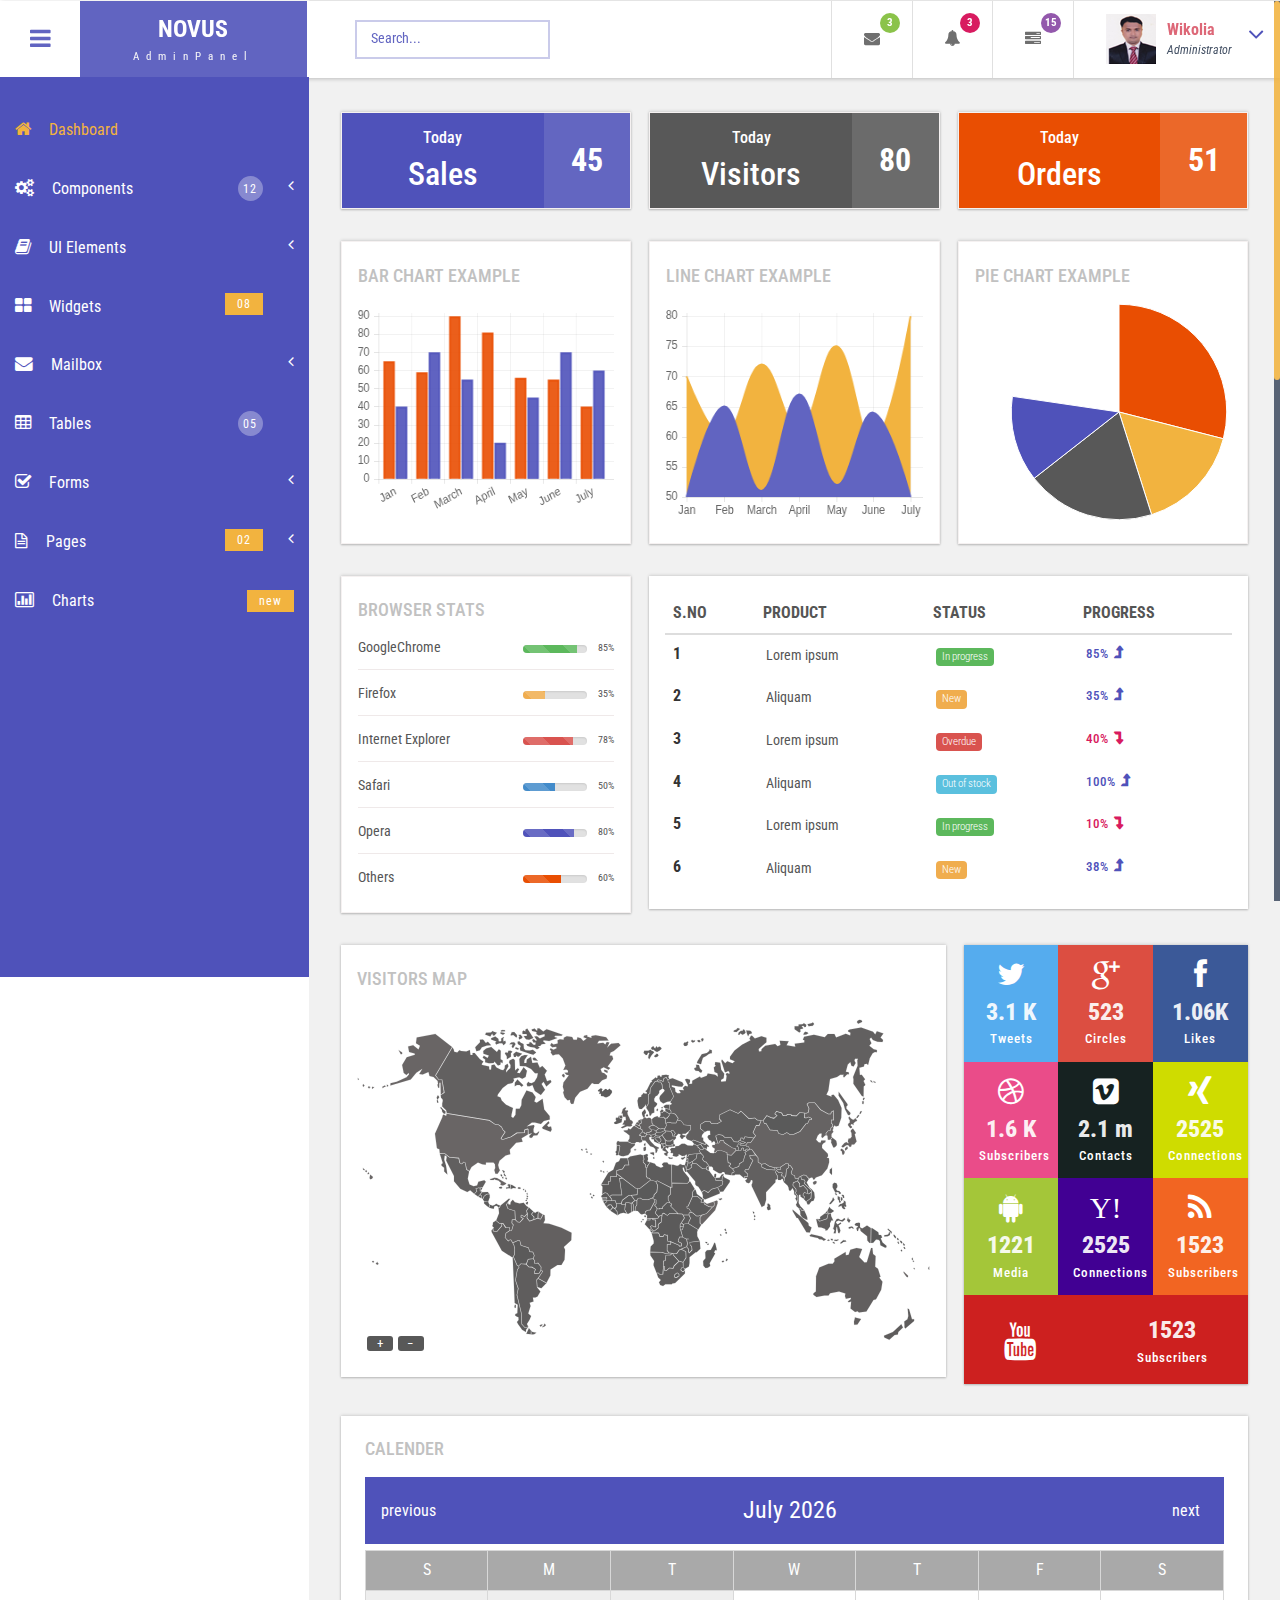
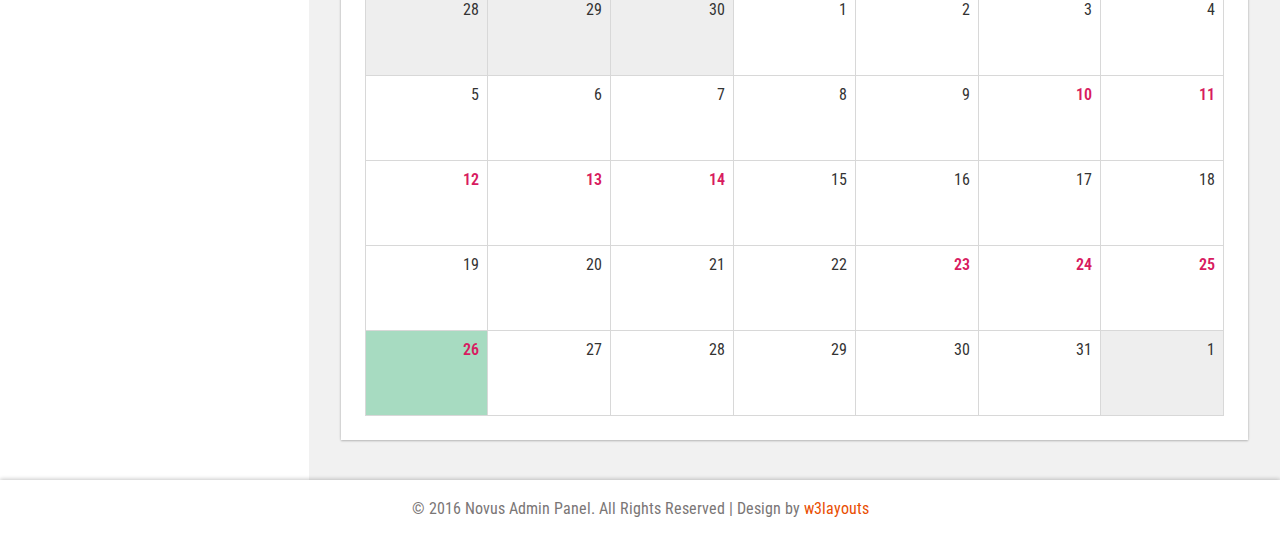
<file: office/index.html>
<!--
Author: W3layouts
Author URL: http://w3layouts.com
License: Creative Commons Attribution 3.0 Unported
License URL: http://creativecommons.org/licenses/by/3.0/
-->
<!DOCTYPE HTML>
<html>
<head>
<title>login page</title>
<meta name="viewport" content="width=device-width, initial-scale=1">
<meta http-equiv="Content-Type" content="text/html; charset=utf-8" />
<meta name="keywords" content="Novus Admin Panel Responsive web template, Bootstrap Web Templates, Flat Web Templates, Android Compatible web template, 
SmartPhone Compatible web template, free WebDesigns for Nokia, Samsung, LG, SonyEricsson, Motorola web design" />
<script type="application/x-javascript"> addEventListener("load", function() { setTimeout(hideURLbar, 0); }, false); function hideURLbar(){ window.scrollTo(0,1); } </script>
<!-- Bootstrap Core CSS -->
<link href="css/bootstrap.css" rel='stylesheet' type='text/css' />
<!-- Custom CSS -->
<link href="css/style.css" rel='stylesheet' type='text/css' />
<!-- font CSS -->
<!-- font-awesome icons -->
<link href="css/font-awesome.css" rel="stylesheet"> 
<!-- //font-awesome icons -->
 <!-- js-->
<script src="js/jquery-1.11.1.min.js"></script>
<script src="js/modernizr.custom.js"></script>
<!--webfonts-->
<link href='//fonts.googleapis.com/css?family=Roboto+Condensed:400,300,300italic,400italic,700,700italic' rel='stylesheet' type='text/css'>
<!--//webfonts--> 
<!--animate-->
<link href="css/animate.css" rel="stylesheet" type="text/css" media="all">
<script src="js/wow.min.js"></script>
	<script>
		 new WOW().init();
	</script>
<!--//end-animate-->
<!-- chart -->
<script src="js/Chart.js"></script>
<!-- //chart -->
<!--Calender-->
<link rel="stylesheet" href="css/clndr.css" type="text/css" />
<script src="js/underscore-min.js" type="text/javascript"></script>
<script src= "js/moment-2.2.1.js" type="text/javascript"></script>
<script src="js/clndr.js" type="text/javascript"></script>
<script src="js/site.js" type="text/javascript"></script>
<!--End Calender-->
<!-- Metis Menu -->
<script src="js/metisMenu.min.js"></script>
<script src="js/custom.js"></script>
<link href="css/custom.css" rel="stylesheet">
<!--//Metis Menu -->
</head> 
<body class="cbp-spmenu-push">
	<div class="main-content">
		<!--left-fixed -navigation-->
		<div class=" sidebar" role="navigation">
            <div class="navbar-collapse">
				<nav class="cbp-spmenu cbp-spmenu-vertical cbp-spmenu-left" id="cbp-spmenu-s1">
					<ul class="nav" id="side-menu">
						<li>
							<a href="index.html" class="active"><i class="fa fa-home nav_icon"></i>Dashboard</a>
						</li>
						<li>
							<a href="#"><i class="fa fa-cogs nav_icon"></i>Components <span class="nav-badge">12</span> <span class="fa arrow"></span></a>
							<ul class="nav nav-second-level collapse">
								<li>
									<a href="airstate.php">Air State</a>
								</li>
								
								<li>
									<a href="media.html">Media Objects</a>
								</li>
							</ul>
							<!-- /nav-second-level -->
						</li>
						<li class="">
							<a href="#"><i class="fa fa-book nav_icon"></i>UI Elements <span class="fa arrow"></span></a>
							<ul class="nav nav-second-level collapse">
								<li>
									<a href="general.html">General<span class="nav-badge-btm">08</span></a>
								</li>
								<li>
									<a href="typography.html">Typography</a>
								</li>
							</ul>
							<!-- /nav-second-level -->
						</li>
						<li>
							<a href="widgets.html"><i class="fa fa-th-large nav_icon"></i>Widgets <span class="nav-badge-btm">08</span></a>
						</li>
						<li>
							<a href="#"><i class="fa fa-envelope nav_icon"></i>Mailbox<span class="fa arrow"></span></a>
							<ul class="nav nav-second-level collapse">
								<li>
									<a href="inbox.html">Inbox <span class="nav-badge-btm">05</span></a>
								</li>
								<li>
									<a href="compose.html">Compose email</a>
								</li>
							</ul>
							<!-- //nav-second-level -->
						</li>
						<li>
							<a href="tables.html"><i class="fa fa-table nav_icon"></i>Tables <span class="nav-badge">05</span></a>
						</li>
						<li>
							<a href="#"><i class="fa fa-check-square-o nav_icon"></i>Forms<span class="fa arrow"></span></a>
							<ul class="nav nav-second-level collapse">
								<li>
									<a href="forms.html">Basic Forms <span class="nav-badge-btm">07</span></a>
								</li>
								<li>
									<a href="validation.html">Validation</a>
								</li>
							</ul>
							<!-- //nav-second-level -->
						</li>
						<li>
							<a href="#"><i class="fa fa-file-text-o nav_icon"></i>Pages<span class="nav-badge-btm">02</span><span class="fa arrow"></span></a>
							<ul class="nav nav-second-level collapse">
								<li>
									<a href="login.html">Login</a>
								</li>
								<li>
									<a href="signup.html">SignUp</a>
								</li>
								<li>
									<a href="blank-page.html">Blank Page</a>
								</li>
							</ul>
							<!-- //nav-second-level -->
						</li>
						<li>
							<a href="charts.html" class="chart-nav"><i class="fa fa-bar-chart nav_icon"></i>Charts <span class="nav-badge-btm pull-right">new</span></a>
						</li>
					</ul>
					<!-- //sidebar-collapse -->
				</nav>
			</div>
		</div>
		<!--left-fixed -navigation-->
		<!-- header-starts -->
		<div class="sticky-header header-section ">
			<div class="header-left">
				<!--toggle button start-->
				<button id="showLeftPush"><i class="fa fa-bars"></i></button>
				<!--toggle button end-->
				<!--logo -->
				<div class="logo">
					<a href="index.html">
						<h1>NOVUS</h1>
						<span>AdminPanel</span>
					</a>
				</div>
				<!--//logo-->
				<!--search-box-->
				<div class="search-box">
					<form class="input">
						<input class="sb-search-input input__field--madoka" placeholder="Search..." type="search" id="input-31" />
						<label class="input__label" for="input-31">
							<svg class="graphic" width="100%" height="100%" viewBox="0 0 404 77" preserveAspectRatio="none">
								<path d="m0,0l404,0l0,77l-404,0l0,-77z"/>
							</svg>
						</label>
					</form>
				</div><!--//end-search-box-->
				<div class="clearfix"> </div>
			</div>
			<div class="header-right">
				<div class="profile_details_left"><!--notifications of menu start -->
					<ul class="nofitications-dropdown">
						<li class="dropdown head-dpdn">
							<a href="#" class="dropdown-toggle" data-toggle="dropdown" aria-expanded="false"><i class="fa fa-envelope"></i><span class="badge">3</span></a>
							<ul class="dropdown-menu">
								<li>
									<div class="notification_header">
										<h3>You have 3 new messages</h3>
									</div>
								</li>
								<li><a href="#">
								   <div class="user_img"><img src="images/1.png" alt=""></div>
								   <div class="notification_desc">
									<p>Lorem ipsum dolor amet</p>
									<p><span>1 hour ago</span></p>
									</div>
								   <div class="clearfix"></div>	
								</a></li>
								<li class="odd"><a href="#">
									<div class="user_img"><img src="images/2.png" alt=""></div>
								   <div class="notification_desc">
									<p>Lorem ipsum dolor amet </p>
									<p><span>1 hour ago</span></p>
									</div>
								  <div class="clearfix"></div>	
								</a></li>
								<li><a href="#">
								   <div class="user_img"><img src="images/3.png" alt=""></div>
								   <div class="notification_desc">
									<p>Lorem ipsum dolor amet </p>
									<p><span>1 hour ago</span></p>
									</div>
								   <div class="clearfix"></div>	
								</a></li>
								<li>
									<div class="notification_bottom">
										<a href="#">See all messages</a>
									</div> 
								</li>
							</ul>
						</li>
						<li class="dropdown head-dpdn">
							<a href="#" class="dropdown-toggle" data-toggle="dropdown" aria-expanded="false"><i class="fa fa-bell"></i><span class="badge blue">3</span></a>
							<ul class="dropdown-menu">
								<li>
									<div class="notification_header">
										<h3>You have 3 new notification</h3>
									</div>
								</li>
								<li><a href="#">
									<div class="user_img"><img src="images/2.png" alt=""></div>
								   <div class="notification_desc">
									<p>Lorem ipsum dolor amet</p>
									<p><span>1 hour ago</span></p>
									</div>
								  <div class="clearfix"></div>	
								 </a></li>
								 <li class="odd"><a href="#">
									<div class="user_img"><img src="images/1.png" alt=""></div>
								   <div class="notification_desc">
									<p>Lorem ipsum dolor amet </p>
									<p><span>1 hour ago</span></p>
									</div>
								   <div class="clearfix"></div>	
								 </a></li>
								 <li><a href="#">
									<div class="user_img"><img src="images/3.png" alt=""></div>
								   <div class="notification_desc">
									<p>Lorem ipsum dolor amet </p>
									<p><span>1 hour ago</span></p>
									</div>
								   <div class="clearfix"></div>	
								 </a></li>
								 <li>
									<div class="notification_bottom">
										<a href="#">See all notifications</a>
									</div> 
								</li>
							</ul>
						</li>	
						<li class="dropdown head-dpdn">
							<a href="#" class="dropdown-toggle" data-toggle="dropdown" aria-expanded="false"><i class="fa fa-tasks"></i><span class="badge blue1">15</span></a>
							<ul class="dropdown-menu">
								<li>
									<div class="notification_header">
										<h3>You have 8 pending task</h3>
									</div>
								</li>
								<li><a href="#">
									<div class="task-info">
										<span class="task-desc">Database update</span><span class="percentage">40%</span>
										<div class="clearfix"></div>	
									</div>
									<div class="progress progress-striped active">
										<div class="bar yellow" style="width:40%;"></div>
									</div>
								</a></li>
								<li><a href="#">
									<div class="task-info">
										<span class="task-desc">Dashboard done</span><span class="percentage">90%</span>
									   <div class="clearfix"></div>	
									</div>
									<div class="progress progress-striped active">
										 <div class="bar green" style="width:90%;"></div>
									</div>
								</a></li>
								<li><a href="#">
									<div class="task-info">
										<span class="task-desc">Mobile App</span><span class="percentage">33%</span>
										<div class="clearfix"></div>	
									</div>
								   <div class="progress progress-striped active">
										 <div class="bar red" style="width: 33%;"></div>
									</div>
								</a></li>
								<li><a href="#">
									<div class="task-info">
										<span class="task-desc">Issues fixed</span><span class="percentage">80%</span>
									   <div class="clearfix"></div>	
									</div>
									<div class="progress progress-striped active">
										 <div class="bar  blue" style="width: 80%;"></div>
									</div>
								</a></li>
								<li>
									<div class="notification_bottom">
										<a href="#">See all pending tasks</a>
									</div> 
								</li>
							</ul>
						</li>	
					</ul>
					<div class="clearfix"> </div>
				</div>
				<!--notification menu end -->
				<div class="profile_details">		
					<ul>
						<li class="dropdown profile_details_drop">
							<a href="#" class="dropdown-toggle" data-toggle="dropdown" aria-expanded="false">
								<div class="profile_img">	
									<span class="prfil-img"><img src="images/fig1.png" alt=""> </span> 
									<div class="user-name">
										<p>Wikolia</p>
										<span>Administrator</span>
									</div>
									<i class="fa fa-angle-down lnr"></i>
									<i class="fa fa-angle-up lnr"></i>
									<div class="clearfix"></div>	
								</div>	
							</a>
							<ul class="dropdown-menu drp-mnu">
								<li> <a href="#"><i class="fa fa-cog"></i> Settings</a> </li> 
								<li> <a href="#"><i class="fa fa-user"></i> Profile</a> </li> 
								<li> <a href="#"><i class="fa fa-sign-out"></i> Logout</a> </li>
							</ul>
						</li>
					</ul>
				</div>
				<div class="clearfix"> </div>				
			</div>
			<div class="clearfix"> </div>	
		</div>
		<!-- //header-ends -->
		<!-- main content start-->
		<div id="page-wrapper">
			<div class="main-page">
				<div class="row-one">
					<div class="col-md-4 widget">
						<div class="stats-left ">
							<h5>Today</h5>
							<h4>Sales</h4>
						</div>
						<div class="stats-right">
							<label> 45</label>
						</div>
						<div class="clearfix"> </div>	
					</div>
					<div class="col-md-4 widget states-mdl">
						<div class="stats-left">
							<h5>Today</h5>
							<h4>Visitors</h4>
						</div>
						<div class="stats-right">
							<label> 80</label>
						</div>
						<div class="clearfix"> </div>	
					</div>
					<div class="col-md-4 widget states-last">
						<div class="stats-left">
							<h5>Today</h5>
							<h4>Orders</h4>
						</div>
						<div class="stats-right">
							<label>51</label>
						</div>
						<div class="clearfix"> </div>	
					</div>
					<div class="clearfix"> </div>	
				</div>
				<div class="charts">
					<div class="col-md-4 charts-grids widget">
						<h4 class="title">Bar Chart Example</h4>
						<canvas id="bar" height="300" width="400"> </canvas>
					</div>
					<div class="col-md-4 charts-grids widget states-mdl">
						<h4 class="title">Line Chart Example</h4>
						<canvas id="line" height="300" width="400"> </canvas>
					</div>
					<div class="col-md-4 charts-grids widget">
						<h4 class="title">Pie Chart Example</h4>
						<canvas id="pie" height="300" width="400"> </canvas>
					</div>
					<div class="clearfix"> </div>
							 <script>
								var barChartData = {
									labels : ["Jan","Feb","March","April","May","June","July"],
									datasets : [
										{
											fillColor : "rgba(233, 78, 2, 0.9)",
											strokeColor : "rgba(233, 78, 2, 0.9)",
											highlightFill: "#e94e02",
											highlightStroke: "#e94e02",
											data : [65,59,90,81,56,55,40]
										},
										{
											fillColor : "rgba(79, 82, 186, 0.9)",
											strokeColor : "rgba(79, 82, 186, 0.9)",
											highlightFill: "#4F52BA",
											highlightStroke: "#4F52BA",
											data : [40,70,55,20,45,70,60]
										}
									]
									
								};
								var lineChartData = {
									labels : ["Jan","Feb","March","April","May","June","July"],
									datasets : [
										{
											fillColor : "rgba(242, 179, 63, 1)",
											strokeColor : "#F2B33F",
											pointColor : "rgba(242, 179, 63, 1)",
											pointStrokeColor : "#fff",
											data : [70,60,72,61,75,59,80]

										},
										{
											fillColor : "rgba(97, 100, 193, 1)",
											strokeColor : "#6164C1",
											pointColor : "rgba(97, 100, 193,1)",
											pointStrokeColor : "#9358ac",
											data : [50,65,51,67,52,64,50]

										}
									]
									
								};
								var pieData = [
										{
											value: 90,
											color:"rgba(233, 78, 2, 1)",
											label: "Product 1"
										},
										{
											value : 50,
											color : "rgba(242, 179, 63, 1)",
											label: "Product 2"
										},
										{
											value : 60,
											color : "rgba(88, 88, 88,1)",
											label: "Product 3"
										},
										{
											value : 40,
											color : "rgba(79, 82, 186, 1)",
											label: "Product 4"
										}
										
									];
								
							new Chart(document.getElementById("line").getContext("2d")).Line(lineChartData);
							new Chart(document.getElementById("bar").getContext("2d")).Bar(barChartData);
							new Chart(document.getElementById("pie").getContext("2d")).Pie(pieData);
							
							</script>
							
				</div>
				<div class="row">
					<div class="col-md-4 stats-info widget">
						<div class="stats-title">
							<h4 class="title">Browser Stats</h4>
						</div>
						<div class="stats-body">
							<ul class="list-unstyled">
								<li>GoogleChrome <span class="pull-right">85%</span>  
									<div class="progress progress-striped active progress-right">
										<div class="bar green" style="width:85%;"></div> 
									</div>
								</li>
								<li>Firefox <span class="pull-right">35%</span>  
									<div class="progress progress-striped active progress-right">
										<div class="bar yellow" style="width:35%;"></div>
									</div>
								</li>
								<li>Internet Explorer <span class="pull-right">78%</span>  
									<div class="progress progress-striped active progress-right">
										<div class="bar red" style="width:78%;"></div>
									</div>
								</li>
								<li>Safari <span class="pull-right">50%</span>  
									<div class="progress progress-striped active progress-right">
										<div class="bar blue" style="width:50%;"></div>
									</div>
								</li>
								<li>Opera <span class="pull-right">80%</span>  
									<div class="progress progress-striped active progress-right">
										<div class="bar light-blue" style="width:80%;"></div>
									</div>
								</li>
								<li class="last">Others <span class="pull-right">60%</span>  
									<div class="progress progress-striped active progress-right">
										<div class="bar orange" style="width:60%;"></div>
									</div>
								</li> 
							</ul>
						</div>
					</div>
					<div class="col-md-8 stats-info stats-last widget-shadow">
						<table class="table stats-table ">
							<thead>
								<tr>
									<th>S.NO</th>
									<th>PRODUCT</th>
									<th>STATUS</th>
									<th>PROGRESS</th>
								</tr>
							</thead>
							<tbody>
								<tr>
									<th scope="row">1</th>
									<td>Lorem ipsum</td>
									<td><span class="label label-success">In progress</span></td>
									<td><h5>85% <i class="fa fa-level-up"></i></h5></td>
								</tr>
								<tr>
									<th scope="row">2</th>
									<td>Aliquam</td>
									<td><span class="label label-warning">New</span></td>
									<td><h5>35% <i class="fa fa-level-up"></i></h5></td>
								</tr>
								<tr>
									<th scope="row">3</th>
									<td>Lorem ipsum</td>
									<td><span class="label label-danger">Overdue</span></td>
									<td><h5  class="down">40% <i class="fa fa-level-down"></i></h5></td>
								</tr>
								<tr>
									<th scope="row">4</th>
									<td>Aliquam</td>
									<td><span class="label label-info">Out of stock</span></td>
									<td><h5>100% <i class="fa fa-level-up"></i></h5></td>
								</tr>
								<tr>
									<th scope="row">5</th>
									<td>Lorem ipsum</td>
									<td><span class="label label-success">In progress</span></td>
									<td><h5 class="down">10% <i class="fa fa-level-down"></i></h5></td>
								</tr>
								<tr>
									<th scope="row">6</th>
									<td>Aliquam</td>
									<td><span class="label label-warning">New</span></td>
									<td><h5>38% <i class="fa fa-level-up"></i></h5></td>
								</tr>
							</tbody>
						</table>
					</div>
					<div class="clearfix"> </div>
				</div>
				<div class="row">
					<div class="col-md-8 map widget-shadow">
						<h4 class="title">Visitors Map </h4>
						<div class="map_container"><div id="vmap" style="width: 100%; height: 354px;"></div></div>
						<!--map js-->
						<link href="css/jqvmap.css" rel='stylesheet' type='text/css' />
						<script src="js/jquery.vmap.js"></script>
						<script src="js/jquery.vmap.sampledata.js" type="text/javascript"></script>
						<script src="js/jquery.vmap.world.js" type="text/javascript"></script>
						<script type="text/javascript">
							jQuery(document).ready(function() {
								jQuery('#vmap').vectorMap({
									map: 'world_en',
									backgroundColor: '#fff',
									color: '#696565',
									hoverOpacity: 0.8,
									selectedColor: '#696565',
									enableZoom: true,
									showTooltip: true,
									values: sample_data,
									scaleColors: ['#585858', '#696565'],
									normalizeFunction: 'polynomial'
								});
							});
						</script>
						<!-- //map js -->
					</div>
					<div class="col-md-4 social-media widget-shadow">
						<div class="wid-social twitter">
							<div class="social-icon">
								<i class="fa fa-twitter text-light icon-xlg "></i>
							</div>
							<div class="social-info">
								<h3 class="number_counter bold count text-light start_timer counted">3.1 K</h3>
								<h4 class="counttype text-light">Tweets</h4>
							</div>
						</div>
						<div class="wid-social google-plus">
							<div class="social-icon">
								<i class="fa fa-google-plus text-light icon-xlg "></i>
							</div>
							<div class="social-info">
								<h3 class="number_counter bold count text-light start_timer counted">523</h3>
								<h4 class="counttype text-light">Circles</h4>
							</div>
						</div>
						<div class="wid-social facebook">
							<div class="social-icon">
								<i class="fa fa-facebook text-light icon-xlg "></i>
							</div>
							<div class="social-info">
								<h3 class="number_counter bold count text-light start_timer counted">1.06K</h3>
								<h4 class="counttype text-light">Likes</h4>
							</div>
						</div>
						<div class="wid-social dribbble">
							<div class="social-icon">
								<i class="fa fa-dribbble text-light icon-xlg "></i>
							</div>
							<div class="social-info">
								<h3 class="number_counter bold count text-light start_timer counted">1.6 K</h3>
								<h4 class="counttype text-light">Subscribers</h4>
							</div>
						</div>
						<div class="wid-social vimeo">
							<div class="social-icon">
								<i class="fa fa-vimeo-square text-light icon-xlg"> </i>
							</div>
							<div class="social-info">
								<h3 class="number_counter bold count text-light start_timer counted">2.1 m</h3>
								<h4 class="counttype text-light">Contacts</h4>
							</div>
						</div>
						<div class="wid-social xing">
							<div class="social-icon">
								<i class="fa fa-xing text-light icon-xlg "></i>
							</div>
							<div class="social-info">
								<h3 class="number_counter bold count text-light start_timer counted">2525</h3>
								<h4 class="counttype text-light">Connections</h4>
							</div>
						</div>
						<div class="wid-social flickr">
							<div class="social-icon">
								<i class="fa fa-android text-light icon-xlg"></i>
							</div>
							<div class="social-info">
								<h3 class="number_counter bold count text-light start_timer counted">1221</h3>
								<h4 class="counttype text-light">Media</h4>
							</div>
						</div>
						<div class="wid-social yahoo">
							<div class="social-icon">
								<i class="fa fa-yahoo text-light icon-xlg"> Y!</i>
							</div>
							<div class="social-info">
								<h3 class="number_counter bold count text-light start_timer counted">2525</h3>
								<h4 class="counttype text-light">Connections</h4>
							</div>
						</div>
						<div class="wid-social rss">
							<div class="social-icon">
								<i class="fa fa-rss text-light icon-xlg"></i>
							</div>
							<div class="social-info">
								<h3 class="number_counter bold count text-light start_timer counted">1523</h3>
								<h4 class="counttype text-light">Subscribers</h4>
							</div>
						</div>
						<div class="wid-social youtube">
							<div class="social-icon">
								<i class="fa fa-youtube text-light icon-xlg"></i>
							</div>
							<div class="social-info">
								<h3 class="number_counter bold count text-light start_timer counted">1523</h3>
								<h4 class="counttype text-light">Subscribers</h4>
							</div>
						</div>
						<div class="clearfix"> </div>
					</div>
					<div class="clearfix"> </div>
				</div>
				<div class="row calender widget-shadow">
					<h4 class="title">Calender</h4>
					<div class="cal1">
						
					</div>
				</div>
				<div class="clearfix"> </div>
			</div>
		</div>
		<!--footer-->
		<div class="footer">
		   <p>&copy; 2016 Novus Admin Panel. All Rights Reserved | Design by <a href="https://w3layouts.com/" target="_blank">w3layouts</a></p>
		</div>
        <!--//footer-->
	</div>
	<!-- Classie -->
		<script src="js/classie.js"></script>
		<script>
			var menuLeft = document.getElementById( 'cbp-spmenu-s1' ),
				showLeftPush = document.getElementById( 'showLeftPush' ),
				body = document.body;
				
			showLeftPush.onclick = function() {
				classie.toggle( this, 'active' );
				classie.toggle( body, 'cbp-spmenu-push-toright' );
				classie.toggle( menuLeft, 'cbp-spmenu-open' );
				disableOther( 'showLeftPush' );
			};
			

			function disableOther( button ) {
				if( button !== 'showLeftPush' ) {
					classie.toggle( showLeftPush, 'disabled' );
				}
			}
		</script>
	<!--scrolling js-->
	<script src="js/jquery.nicescroll.js"></script>
	<script src="js/scripts.js"></script>
	<!--//scrolling js-->
	<!-- Bootstrap Core JavaScript -->
   <script src="js/bootstrap.js"> </script>
</body>
</html>
</file>
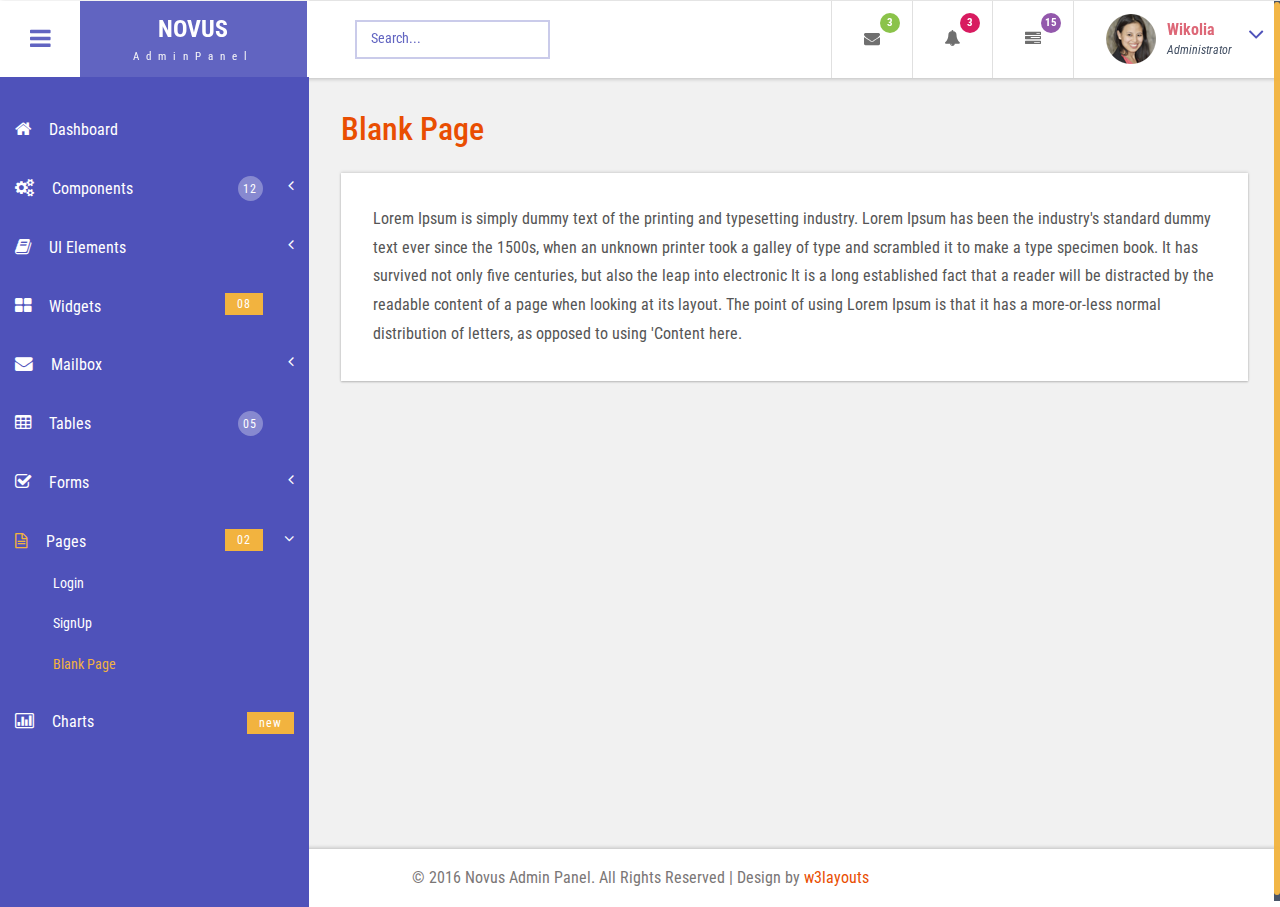
<file: office/blank-page.html>
<!--
Author: W3layouts
Author URL: http://w3layouts.com
License: Creative Commons Attribution 3.0 Unported
License URL: http://creativecommons.org/licenses/by/3.0/
-->
<!DOCTYPE HTML>
<html>
<head>
<title>Novus Admin Panel an Admin Panel Category Flat Bootstrap Responsive Website Template | Blank Page :: w3layouts</title>
<meta name="viewport" content="width=device-width, initial-scale=1">
<meta http-equiv="Content-Type" content="text/html; charset=utf-8" />
<meta name="keywords" content="Novus Admin Panel Responsive web template, Bootstrap Web Templates, Flat Web Templates, Android Compatible web template, 
SmartPhone Compatible web template, free WebDesigns for Nokia, Samsung, LG, SonyEricsson, Motorola web design" />
<script type="application/x-javascript"> addEventListener("load", function() { setTimeout(hideURLbar, 0); }, false); function hideURLbar(){ window.scrollTo(0,1); } </script>
<!-- Bootstrap Core CSS -->
<link href="css/bootstrap.css" rel='stylesheet' type='text/css' />
<!-- Custom CSS -->
<link href="css/style.css" rel='stylesheet' type='text/css' />
<!-- font CSS -->
<!-- font-awesome icons -->
<link href="css/font-awesome.css" rel="stylesheet"> 
<!-- //font-awesome icons -->
 <!-- js-->
<script src="js/jquery-1.11.1.min.js"></script>
<script src="js/modernizr.custom.js"></script>
<!--webfonts-->
<link href='//fonts.googleapis.com/css?family=Roboto+Condensed:400,300,300italic,400italic,700,700italic' rel='stylesheet' type='text/css'>
<!--//webfonts--> 
<!--animate-->
<link href="css/animate.css" rel="stylesheet" type="text/css" media="all">
<script src="js/wow.min.js"></script>
	<script>
		 new WOW().init();
	</script>
<!--//end-animate-->
<!-- Metis Menu -->
<script src="js/metisMenu.min.js"></script>
<script src="js/custom.js"></script>
<link href="css/custom.css" rel="stylesheet">
<!--//Metis Menu -->
</head> 
<body class="cbp-spmenu-push">
	<div class="main-content">
		<!--left-fixed -navigation-->
		<div class=" sidebar" role="navigation">
            <div class="navbar-collapse">
				<nav class="cbp-spmenu cbp-spmenu-vertical cbp-spmenu-left" id="cbp-spmenu-s1">
					<ul class="nav" id="side-menu">
						<li>
							<a href="index.html"><i class="fa fa-home nav_icon"></i>Dashboard</a>
						</li>
						<li>
							<a href="#"><i class="fa fa-cogs nav_icon"></i>Components <span class="nav-badge">12</span> <span class="fa arrow"></span></a>
							<ul class="nav nav-second-level collapse">
								<li>
									<a href="grids.html">Grid System</a>
								</li>
								<li>
									<a href="media.html">Media Objects</a>
								</li>
							</ul>
							<!-- /nav-second-level -->
						</li>
						<li class="">
							<a href="#"><i class="fa fa-book nav_icon"></i>UI Elements <span class="fa arrow"></span></a>
							<ul class="nav nav-second-level collapse">
								<li>
									<a href="general.html">General<span class="nav-badge-btm">08</span></a>
								</li>
								<li>
									<a href="typography.html">Typography</a>
								</li>
							</ul>
							<!-- /nav-second-level -->
						</li>
						<li>
							<a href="widgets.html"><i class="fa fa-th-large nav_icon"></i>Widgets <span class="nav-badge-btm">08</span></a>
						</li>
						<li>
							<a href="#"><i class="fa fa-envelope nav_icon"></i>Mailbox<span class="fa arrow"></span></a>
							<ul class="nav nav-second-level collapse">
								<li>
									<a href="inbox.html">Inbox <span class="nav-badge-btm">05</span></a>
								</li>
								<li>
									<a href="compose.html">Compose email</a>
								</li>
							</ul>
							<!-- //nav-second-level -->
						</li>
						<li>
							<a href="tables.html"><i class="fa fa-table nav_icon"></i>Tables <span class="nav-badge">05</span></a>
						</li>
						<li>
							<a href="#"><i class="fa fa-check-square-o nav_icon"></i>Forms<span class="fa arrow"></span></a>
							<ul class="nav nav-second-level collapse">
								<li>
									<a href="forms.html">Basic Forms <span class="nav-badge-btm">07</span></a>
								</li>
								<li>
									<a href="validation.html">Validation</a>
								</li>
							</ul>
							<!-- //nav-second-level -->
						</li>
						<li>
							<a href="#"><i class="fa fa-file-text-o nav_icon"></i>Pages<span class="nav-badge-btm">02</span><span class="fa arrow"></span></a>
							<ul class="nav nav-second-level collapse">
								<li>
									<a href="login.html">Login</a>
								</li>
								<li>
									<a href="signup.html">SignUp</a>
								</li>
								<li>
									<a href="blank-page.html">Blank Page</a>
								</li>
							</ul>
							<!-- //nav-second-level -->
						</li>
						<li>
							<a href="charts.html" class="chart-nav"><i class="fa fa-bar-chart nav_icon"></i>Charts <span class="nav-badge-btm pull-right">new</span></a>
						</li>
					</ul>
					<div class="clearfix"> </div>
					<!-- //sidebar-collapse -->
				</nav>
			</div>
		</div>
		<!--left-fixed -navigation-->
		<!-- header-starts -->
		<div class="sticky-header header-section ">
			<div class="header-left">
				<!--toggle button start-->
				<button id="showLeftPush"><i class="fa fa-bars"></i></button>
				<!--toggle button end-->
				<!--logo -->
				<div class="logo">
					<a href="index.html">
						<h1>NOVUS</h1>
						<span>AdminPanel</span>
					</a>
				</div>
				<!--//logo-->
				<!--search-box-->
				<div class="search-box">
					<form class="input">
						<input class="sb-search-input input__field--madoka" placeholder="Search..." type="search" id="input-31" />
						<label class="input__label" for="input-31">
							<svg class="graphic" width="100%" height="100%" viewBox="0 0 404 77" preserveAspectRatio="none">
								<path d="m0,0l404,0l0,77l-404,0l0,-77z"/>
							</svg>
						</label>
					</form>
				</div><!--//end-search-box-->
				<div class="clearfix"> </div>
			</div>
			<div class="header-right">
				<div class="profile_details_left"><!--notifications of menu start -->
					<ul class="nofitications-dropdown">
						<li class="dropdown head-dpdn">
							<a href="#" class="dropdown-toggle" data-toggle="dropdown" aria-expanded="false"><i class="fa fa-envelope"></i><span class="badge">3</span></a>
							<ul class="dropdown-menu">
								<li>
									<div class="notification_header">
										<h3>You have 3 new messages</h3>
									</div>
								</li>
								<li><a href="#">
								   <div class="user_img"><img src="images/1.png" alt=""></div>
								   <div class="notification_desc">
									<p>Lorem ipsum dolor amet</p>
									<p><span>1 hour ago</span></p>
									</div>
								   <div class="clearfix"></div>	
								</a></li>
								<li class="odd"><a href="#">
									<div class="user_img"><img src="images/2.png" alt=""></div>
								   <div class="notification_desc">
									<p>Lorem ipsum dolor amet </p>
									<p><span>1 hour ago</span></p>
									</div>
								  <div class="clearfix"></div>	
								</a></li>
								<li><a href="#">
								   <div class="user_img"><img src="images/3.png" alt=""></div>
								   <div class="notification_desc">
									<p>Lorem ipsum dolor amet </p>
									<p><span>1 hour ago</span></p>
									</div>
								   <div class="clearfix"></div>	
								</a></li>
								<li>
									<div class="notification_bottom">
										<a href="#">See all messages</a>
									</div> 
								</li>
							</ul>
						</li>
						<li class="dropdown head-dpdn">
							<a href="#" class="dropdown-toggle" data-toggle="dropdown" aria-expanded="false"><i class="fa fa-bell"></i><span class="badge blue">3</span></a>
							<ul class="dropdown-menu">
								<li>
									<div class="notification_header">
										<h3>You have 3 new notification</h3>
									</div>
								</li>
								<li><a href="#">
									<div class="user_img"><img src="images/2.png" alt=""></div>
								   <div class="notification_desc">
									<p>Lorem ipsum dolor amet</p>
									<p><span>1 hour ago</span></p>
									</div>
								  <div class="clearfix"></div>	
								 </a></li>
								 <li class="odd"><a href="#">
									<div class="user_img"><img src="images/1.png" alt=""></div>
								   <div class="notification_desc">
									<p>Lorem ipsum dolor amet </p>
									<p><span>1 hour ago</span></p>
									</div>
								   <div class="clearfix"></div>	
								 </a></li>
								 <li><a href="#">
									<div class="user_img"><img src="images/3.png" alt=""></div>
								   <div class="notification_desc">
									<p>Lorem ipsum dolor amet </p>
									<p><span>1 hour ago</span></p>
									</div>
								   <div class="clearfix"></div>	
								 </a></li>
								 <li>
									<div class="notification_bottom">
										<a href="#">See all notifications</a>
									</div> 
								</li>
							</ul>
						</li>	
						<li class="dropdown head-dpdn">
							<a href="#" class="dropdown-toggle" data-toggle="dropdown" aria-expanded="false"><i class="fa fa-tasks"></i><span class="badge blue1">15</span></a>
							<ul class="dropdown-menu">
								<li>
									<div class="notification_header">
										<h3>You have 8 pending task</h3>
									</div>
								</li>
								<li><a href="#">
									<div class="task-info">
										<span class="task-desc">Database update</span><span class="percentage">40%</span>
										<div class="clearfix"></div>	
									</div>
									<div class="progress progress-striped active">
										<div class="bar yellow" style="width:40%;"></div>
									</div>
								</a></li>
								<li><a href="#">
									<div class="task-info">
										<span class="task-desc">Dashboard done</span><span class="percentage">90%</span>
									   <div class="clearfix"></div>	
									</div>
									<div class="progress progress-striped active">
										 <div class="bar green" style="width:90%;"></div>
									</div>
								</a></li>
								<li><a href="#">
									<div class="task-info">
										<span class="task-desc">Mobile App</span><span class="percentage">33%</span>
										<div class="clearfix"></div>	
									</div>
								   <div class="progress progress-striped active">
										 <div class="bar red" style="width: 33%;"></div>
									</div>
								</a></li>
								<li><a href="#">
									<div class="task-info">
										<span class="task-desc">Issues fixed</span><span class="percentage">80%</span>
									   <div class="clearfix"></div>	
									</div>
									<div class="progress progress-striped active">
										 <div class="bar  blue" style="width: 80%;"></div>
									</div>
								</a></li>
								<li>
									<div class="notification_bottom">
										<a href="#">See all pending tasks</a>
									</div> 
								</li>
							</ul>
						</li>	
					</ul>
					<div class="clearfix"> </div>
				</div>
				<!--notification menu end -->
				<div class="profile_details">		
					<ul>
						<li class="dropdown profile_details_drop">
							<a href="#" class="dropdown-toggle" data-toggle="dropdown" aria-expanded="false">
								<div class="profile_img">	
									<span class="prfil-img"><img src="images/a.png" alt=""> </span> 
									<div class="user-name">
										<p>Wikolia</p>
										<span>Administrator</span>
									</div>
									<i class="fa fa-angle-down lnr"></i>
									<i class="fa fa-angle-up lnr"></i>
									<div class="clearfix"></div>	
								</div>	
							</a>
							<ul class="dropdown-menu drp-mnu">
								<li> <a href="#"><i class="fa fa-cog"></i> Settings</a> </li> 
								<li> <a href="#"><i class="fa fa-user"></i> Profile</a> </li> 
								<li> <a href="#"><i class="fa fa-sign-out"></i> Logout</a> </li>
							</ul>
						</li>
					</ul>
				</div>
				<div class="clearfix"> </div>	
			</div>
			<div class="clearfix"> </div>	
		</div>
		<!-- //header-ends -->
		<!-- main content start-->
		<div id="page-wrapper">
			<div class="main-page">
				<h3 class="title1">Blank Page</h3>
				<div class="blank-page widget-shadow scroll" id="style-2 div1">
					<p>Lorem Ipsum is simply dummy text of the printing and typesetting industry. Lorem Ipsum has been the industry's standard dummy text ever since the 1500s, when an unknown printer took a galley of type and scrambled it to make a type specimen book. It has survived not only five centuries, but also the leap into electronic 
						It is a long established fact that a reader will be distracted by the readable content of a page when looking at its layout. The point of using Lorem Ipsum is that it has a more-or-less normal distribution of letters, as opposed to using 'Content here.
					</p>
				</div>
			</div>
		</div>
		<!--footer-->
		<div class="footer">
		   <p>&copy; 2016 Novus Admin Panel. All Rights Reserved | Design by <a href="https://w3layouts.com/" target="_blank">w3layouts</a></p>
		</div>
        <!--//footer-->
	</div>
	<!-- Classie -->
		<script src="js/classie.js"></script>
		<script>
			var menuLeft = document.getElementById( 'cbp-spmenu-s1' ),
				showLeftPush = document.getElementById( 'showLeftPush' ),
				body = document.body;
				
			showLeftPush.onclick = function() {
				classie.toggle( this, 'active' );
				classie.toggle( body, 'cbp-spmenu-push-toright' );
				classie.toggle( menuLeft, 'cbp-spmenu-open' );
				disableOther( 'showLeftPush' );
			};
			
			function disableOther( button ) {
				if( button !== 'showLeftPush' ) {
					classie.toggle( showLeftPush, 'disabled' );
				}
			}
		</script>
	<!--scrolling js-->
	<script src="js/jquery.nicescroll.js"></script>
	<script src="js/scripts.js"></script>
	<!--//scrolling js-->
	<!-- Bootstrap Core JavaScript -->
   <script src="js/bootstrap.js"> </script>
</body>
</html>
</file>
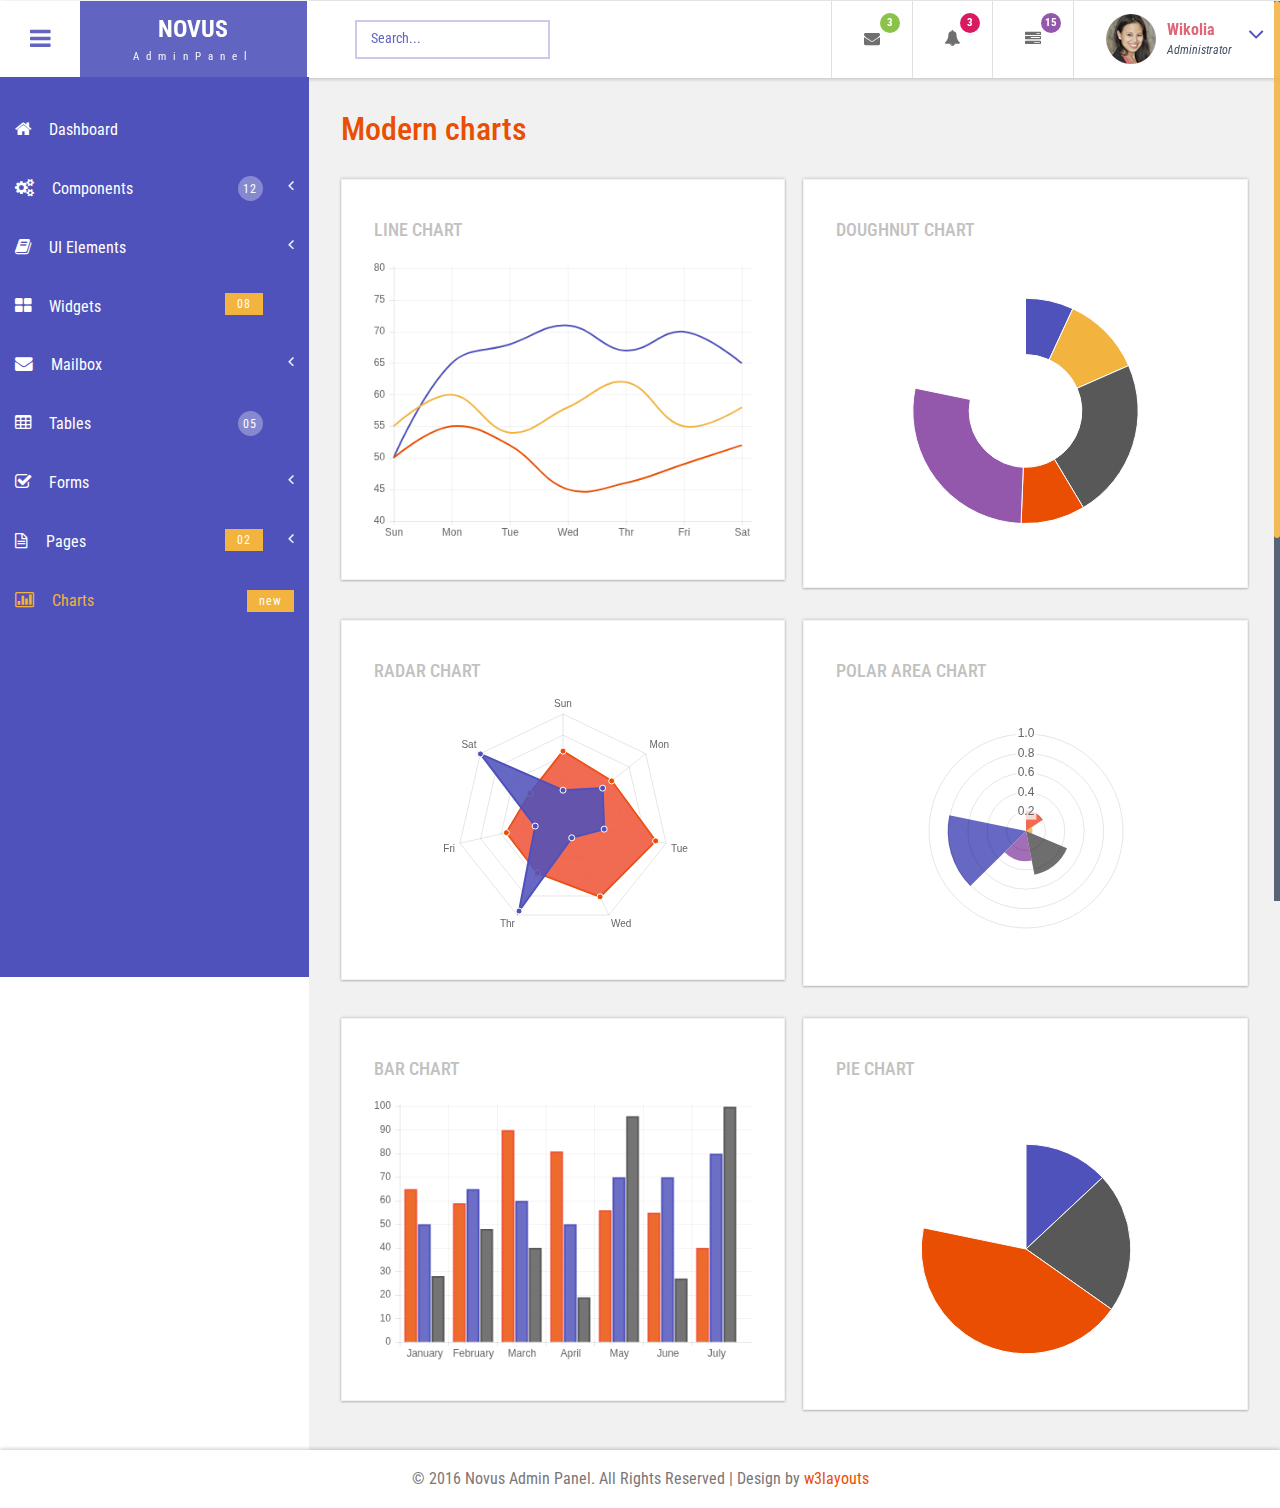
<file: office/charts.html>
<!--
Author: W3layouts
Author URL: http://w3layouts.com
License: Creative Commons Attribution 3.0 Unported
License URL: http://creativecommons.org/licenses/by/3.0/
-->
<!DOCTYPE HTML>
<html>
<head>
<title>Novus Admin Panel an Admin Panel Category Flat Bootstrap Responsive Website Template | Charts :: w3layouts</title>
<meta name="viewport" content="width=device-width, initial-scale=1">
<meta http-equiv="Content-Type" content="text/html; charset=utf-8" />
<meta name="keywords" content="Novus Admin Panel Responsive web template, Bootstrap Web Templates, Flat Web Templates, Android Compatible web template, 
SmartPhone Compatible web template, free WebDesigns for Nokia, Samsung, LG, SonyEricsson, Motorola web design" />
<script type="application/x-javascript"> addEventListener("load", function() { setTimeout(hideURLbar, 0); }, false); function hideURLbar(){ window.scrollTo(0,1); } </script>
<!-- Bootstrap Core CSS -->
<link href="css/bootstrap.css" rel='stylesheet' type='text/css' />
<!-- Custom CSS -->
<link href="css/style.css" rel='stylesheet' type='text/css' />
<!-- font CSS -->
<!-- font-awesome icons -->
<link href="css/font-awesome.css" rel="stylesheet"> 
<!-- //font-awesome icons -->
 <!-- js-->
<script src="js/jquery-1.11.1.min.js"></script>
<script src="js/modernizr.custom.js"></script>
<!--webfonts-->
<link href='//fonts.googleapis.com/css?family=Roboto+Condensed:400,300,300italic,400italic,700,700italic' rel='stylesheet' type='text/css'>
<!--//webfonts-->
<!-- chart -->
<script src="js/Chart.js"></script>
<!-- //chart --> 
<!--animate-->
<link href="css/animate.css" rel="stylesheet" type="text/css" media="all">
<script src="js/wow.min.js"></script>
	<script>
		 new WOW().init();
	</script>
<!--//end-animate-->
<!-- Metis Menu -->
<script src="js/metisMenu.min.js"></script>
<script src="js/custom.js"></script>
<link href="css/custom.css" rel="stylesheet">
<!--//Metis Menu -->
</head> 
<body class="cbp-spmenu-push">
	<div class="main-content">
		<!--left-fixed -navigation-->
		<div class=" sidebar" role="navigation">
            <div class="navbar-collapse">
				<nav class="cbp-spmenu cbp-spmenu-vertical cbp-spmenu-left" id="cbp-spmenu-s1">
					<ul class="nav" id="side-menu">
						<li>
							<a href="index.html"><i class="fa fa-home nav_icon"></i>Dashboard</a>
						</li>
						<li>
							<a href="#"><i class="fa fa-cogs nav_icon"></i>Components <span class="nav-badge">12</span> <span class="fa arrow"></span></a>
							<ul class="nav nav-second-level collapse">
								<li>
									<a href="grids.html">Grid System</a>
								</li>
								<li>
									<a href="media.html">Media Objects</a>
								</li>
							</ul>
							<!-- /nav-second-level -->
						</li>
						<li class="">
							<a href="#"><i class="fa fa-book nav_icon"></i>UI Elements <span class="fa arrow"></span></a>
							<ul class="nav nav-second-level collapse">
								<li>
									<a href="general.html">General<span class="nav-badge-btm">08</span></a>
								</li>
								<li>
									<a href="typography.html">Typography</a>
								</li>
							</ul>
							<!-- /nav-second-level -->
						</li>
						<li>
							<a href="widgets.html"><i class="fa fa-th-large nav_icon"></i>Widgets <span class="nav-badge-btm">08</span></a>
						</li>
						<li>
							<a href="#"><i class="fa fa-envelope nav_icon"></i>Mailbox<span class="fa arrow"></span></a>
							<ul class="nav nav-second-level collapse">
								<li>
									<a href="inbox.html">Inbox <span class="nav-badge-btm">05</span></a>
								</li>
								<li>
									<a href="compose.html">Compose email</a>
								</li>
							</ul>
							<!-- //nav-second-level -->
						</li>
						<li>
							<a href="tables.html"><i class="fa fa-table nav_icon"></i>Tables <span class="nav-badge">05</span></a>
						</li>
						<li>
							<a href="#"><i class="fa fa-check-square-o nav_icon"></i>Forms<span class="fa arrow"></span></a>
							<ul class="nav nav-second-level collapse">
								<li>
									<a href="forms.html">Basic Forms <span class="nav-badge-btm">07</span></a>
								</li>
								<li>
									<a href="validation.html">Validation</a>
								</li>
							</ul>
							<!-- //nav-second-level -->
						</li>
						<li>
							<a href="#"><i class="fa fa-file-text-o nav_icon"></i>Pages<span class="nav-badge-btm">02</span><span class="fa arrow"></span></a>
							<ul class="nav nav-second-level collapse">
								<li>
									<a href="login.html">Login</a>
								</li>
								<li>
									<a href="signup.html">SignUp</a>
								</li>
								<li>
									<a href="blank-page.html">Blank Page</a>
								</li>
							</ul>
							<!-- //nav-second-level -->
						</li>
						<li>
							<a href="charts.html" class="chart-nav"><i class="fa fa-bar-chart nav_icon"></i>Charts <span class="nav-badge-btm pull-right">new</span></a>
						</li>
					</ul>
					<div class="clearfix"> </div>
					<!-- //sidebar-collapse -->
				</nav>
			</div>
		</div>
		<!--left-fixed -navigation-->
		<!-- header-starts -->
		<div class="sticky-header header-section ">
			<div class="header-left">
				<!--toggle button start-->
				<button id="showLeftPush"><i class="fa fa-bars"></i></button>
				<!--toggle button end-->
				<!--logo -->
				<div class="logo">
					<a href="index.html">
						<h1>NOVUS</h1>
						<span>AdminPanel</span>
					</a>
				</div>
				<!--//logo-->
				<!--search-box-->
				<div class="search-box">
					<form class="input">
						<input class="sb-search-input input__field--madoka" placeholder="Search..." type="search" id="input-31" />
						<label class="input__label" for="input-31">
							<svg class="graphic" width="100%" height="100%" viewBox="0 0 404 77" preserveAspectRatio="none">
								<path d="m0,0l404,0l0,77l-404,0l0,-77z"/>
							</svg>
						</label>
					</form>
				</div><!--//end-search-box-->
				<div class="clearfix"> </div>
			</div>
			<div class="header-right">
				<div class="profile_details_left"><!--notifications of menu start -->
					<ul class="nofitications-dropdown">
						<li class="dropdown head-dpdn">
							<a href="#" class="dropdown-toggle" data-toggle="dropdown" aria-expanded="false"><i class="fa fa-envelope"></i><span class="badge">3</span></a>
							<ul class="dropdown-menu">
								<li>
									<div class="notification_header">
										<h3>You have 3 new messages</h3>
									</div>
								</li>
								<li><a href="#">
								   <div class="user_img"><img src="images/1.png" alt=""></div>
								   <div class="notification_desc">
									<p>Lorem ipsum dolor amet</p>
									<p><span>1 hour ago</span></p>
									</div>
								   <div class="clearfix"></div>	
								</a></li>
								<li class="odd"><a href="#">
									<div class="user_img"><img src="images/2.png" alt=""></div>
								   <div class="notification_desc">
									<p>Lorem ipsum dolor amet </p>
									<p><span>1 hour ago</span></p>
									</div>
								  <div class="clearfix"></div>	
								</a></li>
								<li><a href="#">
								   <div class="user_img"><img src="images/3.png" alt=""></div>
								   <div class="notification_desc">
									<p>Lorem ipsum dolor amet </p>
									<p><span>1 hour ago</span></p>
									</div>
								   <div class="clearfix"></div>	
								</a></li>
								<li>
									<div class="notification_bottom">
										<a href="#">See all messages</a>
									</div> 
								</li>
							</ul>
						</li>
						<li class="dropdown head-dpdn">
							<a href="#" class="dropdown-toggle" data-toggle="dropdown" aria-expanded="false"><i class="fa fa-bell"></i><span class="badge blue">3</span></a>
							<ul class="dropdown-menu">
								<li>
									<div class="notification_header">
										<h3>You have 3 new notification</h3>
									</div>
								</li>
								<li><a href="#">
									<div class="user_img"><img src="images/2.png" alt=""></div>
								   <div class="notification_desc">
									<p>Lorem ipsum dolor amet</p>
									<p><span>1 hour ago</span></p>
									</div>
								  <div class="clearfix"></div>	
								 </a></li>
								 <li class="odd"><a href="#">
									<div class="user_img"><img src="images/1.png" alt=""></div>
								   <div class="notification_desc">
									<p>Lorem ipsum dolor amet </p>
									<p><span>1 hour ago</span></p>
									</div>
								   <div class="clearfix"></div>	
								 </a></li>
								 <li><a href="#">
									<div class="user_img"><img src="images/3.png" alt=""></div>
								   <div class="notification_desc">
									<p>Lorem ipsum dolor amet </p>
									<p><span>1 hour ago</span></p>
									</div>
								   <div class="clearfix"></div>	
								 </a></li>
								 <li>
									<div class="notification_bottom">
										<a href="#">See all notifications</a>
									</div> 
								</li>
							</ul>
						</li>	
						<li class="dropdown head-dpdn">
							<a href="#" class="dropdown-toggle" data-toggle="dropdown" aria-expanded="false"><i class="fa fa-tasks"></i><span class="badge blue1">15</span></a>
							<ul class="dropdown-menu">
								<li>
									<div class="notification_header">
										<h3>You have 8 pending task</h3>
									</div>
								</li>
								<li><a href="#">
									<div class="task-info">
										<span class="task-desc">Database update</span><span class="percentage">40%</span>
										<div class="clearfix"></div>	
									</div>
									<div class="progress progress-striped active">
										<div class="bar yellow" style="width:40%;"></div>
									</div>
								</a></li>
								<li><a href="#">
									<div class="task-info">
										<span class="task-desc">Dashboard done</span><span class="percentage">90%</span>
									   <div class="clearfix"></div>	
									</div>
									<div class="progress progress-striped active">
										 <div class="bar green" style="width:90%;"></div>
									</div>
								</a></li>
								<li><a href="#">
									<div class="task-info">
										<span class="task-desc">Mobile App</span><span class="percentage">33%</span>
										<div class="clearfix"></div>	
									</div>
								   <div class="progress progress-striped active">
										 <div class="bar red" style="width: 33%;"></div>
									</div>
								</a></li>
								<li><a href="#">
									<div class="task-info">
										<span class="task-desc">Issues fixed</span><span class="percentage">80%</span>
									   <div class="clearfix"></div>	
									</div>
									<div class="progress progress-striped active">
										 <div class="bar  blue" style="width: 80%;"></div>
									</div>
								</a></li>
								<li>
									<div class="notification_bottom">
										<a href="#">See all pending tasks</a>
									</div> 
								</li>
							</ul>
						</li>	
					</ul>
					<div class="clearfix"> </div>
				</div>
				<!--notification menu end -->
				<div class="profile_details">		
					<ul>
						<li class="dropdown profile_details_drop">
							<a href="#" class="dropdown-toggle" data-toggle="dropdown" aria-expanded="false">
								<div class="profile_img">	
									<span class="prfil-img"><img src="images/a.png" alt=""> </span> 
									<div class="user-name">
										<p>Wikolia</p>
										<span>Administrator</span>
									</div>
									<i class="fa fa-angle-down lnr"></i>
									<i class="fa fa-angle-up lnr"></i>
									<div class="clearfix"></div>	
								</div>	
							</a>
							<ul class="dropdown-menu drp-mnu">
								<li> <a href="#"><i class="fa fa-cog"></i> Settings</a> </li> 
								<li> <a href="#"><i class="fa fa-user"></i> Profile</a> </li> 
								<li> <a href="#"><i class="fa fa-sign-out"></i> Logout</a> </li>
							</ul>
						</li>
					</ul>
				</div>
				<div class="clearfix"> </div>	
			</div>
			<div class="clearfix"> </div>	
		</div>
		<!-- //header-ends -->
		<!-- main content start-->
		<div id="page-wrapper">
			<div class="main-page charts-page">
				<h3 class="title1">Modern charts</h3>
				<div class="charts">
					<div class="col-md-6 chrt-page-grids">
						<h4 class="title">Line Chart</h4>
						<canvas id="line" height="300" width="400" style="width: 400px; height: 300px;"></canvas>
					</div>
					<div class="col-md-6 chrt-page-grids chrt-right">
						<h4 class="title">Doughnut Chart</h4>
						<div class="doughnut-grid">
							<canvas id="doughnut" style="width:416px; height: 306px;"></canvas>
						</div>
					</div>
					<div class="col-md-6 charts chrt-page-grids">
						<h4 class="title">Radar Chart</h4>
						<div class="radar-grid">
							<canvas id="radar" height="300" width="400" style="width: 400px; height: 300px;"></canvas>
						</div>
					</div>
					<div class="col-md-6 charts chrt-page-grids chrt-right">
						<h4 class="title">polar Area Chart</h4>
						<div class="polar-area">
							<canvas id="polarArea" height="300" width="400" style="width: 400px; height: 300px;"></canvas>
						</div>
					</div>
					<div class="col-md-6 charts chrt-page-grids">
						<h4 class="title">Bar Chart</h4>
						<canvas id="bar" height="300" width="400" style="width: 400px; height: 300px;"></canvas>
					</div>
					<div class="col-md-6 charts chrt-page-grids chrt-right">
						<h4 class="title">Pie Chart</h4>
						<div class="pie-grid">
							<canvas id="pie" height="300" width="400" style="width: 400px; height: 300px;"></canvas>
						</div>
					</div>
					<div class="clearfix"> </div>
						<script>
						var doughnutData = [
								{
									value: 30,
									color:"#4F52BA"
								},
								{
									value : 50,
									color : "#F2B33F"
								},
								{
									value : 100,
									color : "#585858"
								},
								{
									value : 40,
									color : "#e94e02"
								},
								{
									value : 120,
									color : "#9358ac"
								}
							
							];
						var lineChartData = {
							labels : ["Sun","Mon","Tue","Wed","Thr","Fri","Sat"],
							datasets : [
								{
									fillColor : "rgba(51, 51, 51, 0)",
									strokeColor : "#4F52BA",
									pointColor : "#4F52BA",
									pointStrokeColor : "#fff",
									data : [50,65,68,71,67,70,65]
								},
								{
									fillColor : "rgba(51, 51, 51, 0)",
									strokeColor : "#F2B33F",
									pointColor : "#F2B33F",
									pointStrokeColor : "#fff",
									data : [55,60,54,58,62,55,58]
								},
								{
									fillColor : "rgba(51, 51, 51, 0)",
									strokeColor : "#e94e02",
									pointColor : "#e94e02",
									pointStrokeColor : "#fff",
									data : [50,55,52,45,46,49,52]
								}
							]
							
						};
						var pieData = [
								{
									value: 30,
									color:"#4F52BA"
								},
								{
									value : 50,
									color : "#585858"
								},
								{
									value : 100,
									color : "#e94e02"
								}
							
							];
						var barChartData = {
							labels : ["January","February","March","April","May","June","July"],
							datasets : [
								{
									fillColor : "rgba(233, 78, 2, 0.83)",
									strokeColor : "#ef553a",
									highlightFill: "#ef553a",
									data : [65,59,90,81,56,55,40]
								},
								{
									fillColor : "rgba(79, 82, 186, 0.83)",
									strokeColor : "#4F52BA",
									highlightFill: "#4F52BA",
									data : [50,65,60,50,70,70,80]
								},
								{
									fillColor : "rgba(88, 88, 88, 0.83)",
									strokeColor : "#585858",
									highlightFill: "#585858",
									data : [28,48,40,19,96,27,100]
								}
							]
							
						};
					var chartData = [
							{
								value : Math.random(),
								color: "rgba(239, 85, 58, 0.87)"
							},
							{
								value : Math.random(),
								color: "rgba(242, 179, 63, 0.87)"
							},
							{
								value : Math.random(),
								color: "rgba(88, 88, 88, 0.87)"
							},
							{
								value : Math.random(),
								color: "rgba(147, 88, 172, 0.87)"
							},
							{
								value : Math.random(),
								color: "rgba(79, 82, 186, 0.87)"
							},
						];
						var radarChartData = {
							labels : ["Sun","Mon","Tue","Wed","Thr","Fri","Sat"],
							datasets : [
								{
									fillColor : "rgba(239, 85, 58, 0.87)",
									strokeColor : "#e94e02",
									pointColor : "#e94e02",
									pointStrokeColor : "#fff",
									data : [65,59,90,81,56,55,40]
								},
								{
									fillColor : "rgba(79, 82, 186, 0.87)",
									strokeColor : "#4F52BA",
									pointColor : "#4F52BA",
									pointStrokeColor : "#fff",
									data : [28,48,40,19,96,27,100]
								}
							]
							
						};
						new Chart(document.getElementById("doughnut").getContext("2d")).Doughnut(doughnutData);
						new Chart(document.getElementById("line").getContext("2d")).Line(lineChartData);
						new Chart(document.getElementById("radar").getContext("2d")).Radar(radarChartData);
						new Chart(document.getElementById("polarArea").getContext("2d")).PolarArea(chartData);
						new Chart(document.getElementById("bar").getContext("2d")).Bar(barChartData);
						new Chart(document.getElementById("pie").getContext("2d")).Pie(pieData);
					</script>	
				</div>
			</div>
		</div>
		<!--footer-->
		<div class="footer">
		   <p>&copy; 2016 Novus Admin Panel. All Rights Reserved | Design by <a href="https://w3layouts.com/" target="_blank">w3layouts</a></p>
		</div>
        <!--//footer-->
	</div>
	<!-- Classie -->
		<script src="js/classie.js"></script>
		<script>
			var menuLeft = document.getElementById( 'cbp-spmenu-s1' ),
				showLeftPush = document.getElementById( 'showLeftPush' ),
				body = document.body;
				
			showLeftPush.onclick = function() {
				classie.toggle( this, 'active' );
				classie.toggle( body, 'cbp-spmenu-push-toright' );
				classie.toggle( menuLeft, 'cbp-spmenu-open' );
				disableOther( 'showLeftPush' );
			};
			
			function disableOther( button ) {
				if( button !== 'showLeftPush' ) {
					classie.toggle( showLeftPush, 'disabled' );
				}
			}
		</script>
	<!--scrolling js-->
	<script src="js/jquery.nicescroll.js"></script>
	<script src="js/scripts.js"></script>
	<!--//scrolling js-->
	<!-- Bootstrap Core JavaScript -->
   <script src="js/bootstrap.js"> </script>
</body>
</html>
</file>
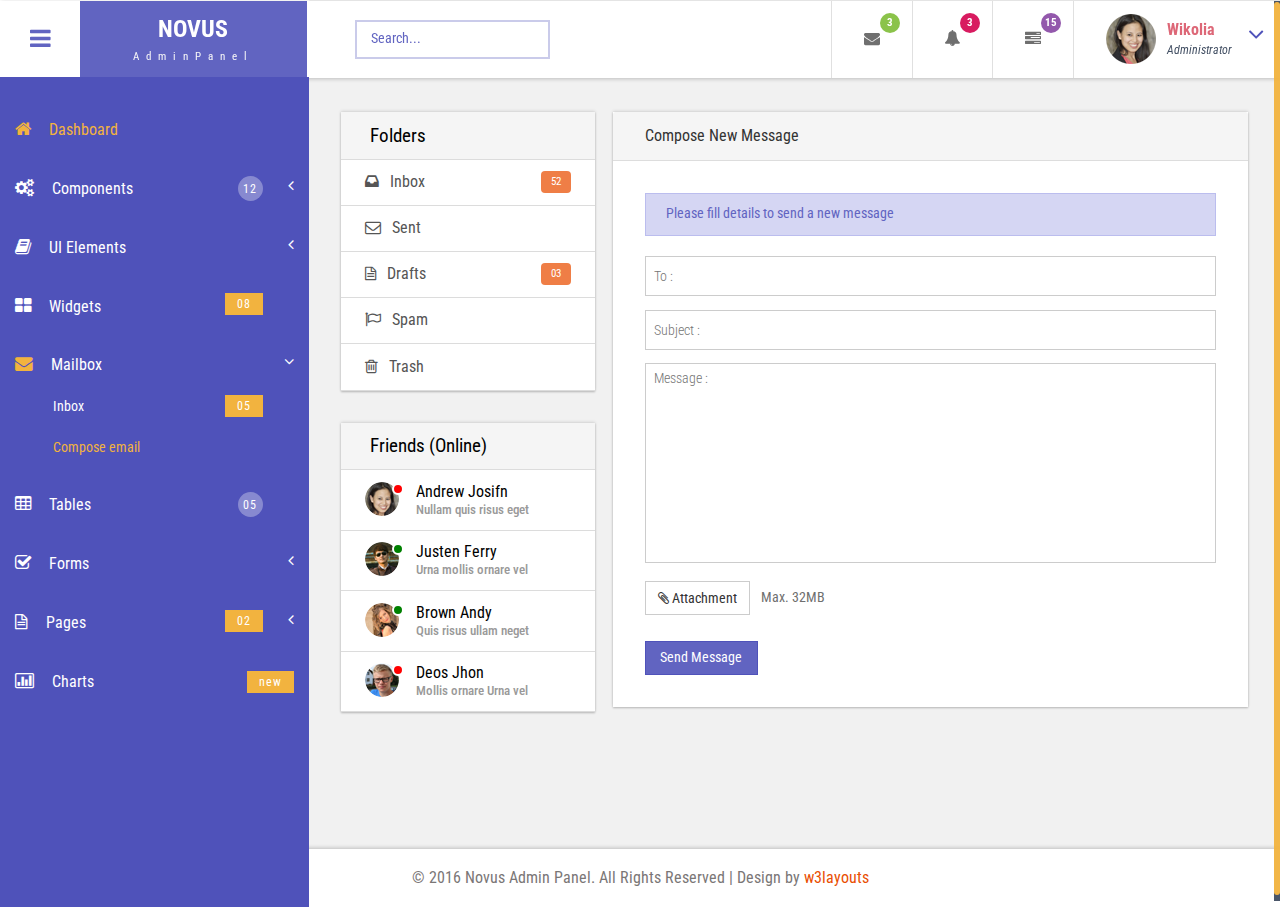
<file: office/compose.html>
<!--
Author: W3layouts
Author URL: http://w3layouts.com
License: Creative Commons Attribution 3.0 Unported
License URL: http://creativecommons.org/licenses/by/3.0/
-->
<!DOCTYPE HTML>
<html>
<head>
<title>Novus Admin Panel an Admin Panel Category Flat Bootstrap Responsive Website Template | Compose mail :: w3layouts</title>
<meta name="viewport" content="width=device-width, initial-scale=1">
<meta http-equiv="Content-Type" content="text/html; charset=utf-8" />
<meta name="keywords" content="Novus Admin Panel Responsive web template, Bootstrap Web Templates, Flat Web Templates, Android Compatible web template, 
SmartPhone Compatible web template, free WebDesigns for Nokia, Samsung, LG, SonyEricsson, Motorola web design" />
<script type="application/x-javascript"> addEventListener("load", function() { setTimeout(hideURLbar, 0); }, false); function hideURLbar(){ window.scrollTo(0,1); } </script>
<!-- Bootstrap Core CSS -->
<link href="css/bootstrap.css" rel='stylesheet' type='text/css' />
<!-- Custom CSS -->
<link href="css/style.css" rel='stylesheet' type='text/css' />
<!-- font CSS -->
<!-- font-awesome icons -->
<link href="css/font-awesome.css" rel="stylesheet"> 
<!-- //font-awesome icons -->
 <!-- js-->
<script src="js/jquery-1.11.1.min.js"></script>
<script src="js/modernizr.custom.js"></script>
<!--webfonts-->
<link href='//fonts.googleapis.com/css?family=Roboto+Condensed:400,300,300italic,400italic,700,700italic' rel='stylesheet' type='text/css'>
<!--//webfonts--> 
<!--animate-->
<link href="css/animate.css" rel="stylesheet" type="text/css" media="all">
<script src="js/wow.min.js"></script>
	<script>
		 new WOW().init();
	</script>
<!--//end-animate-->
<!-- Metis Menu -->
<script src="js/metisMenu.min.js"></script>
<script src="js/custom.js"></script>
<link href="css/custom.css" rel="stylesheet">
<!--//Metis Menu -->
</head> 
<body class="cbp-spmenu-push">
	<div class="main-content">
		<!--left-fixed -navigation-->
		<div class=" sidebar" role="navigation">
            <div class="navbar-collapse">
				<nav class="cbp-spmenu cbp-spmenu-vertical cbp-spmenu-left" id="cbp-spmenu-s1">
					<ul class="nav" id="side-menu">
						<li>
							<a href="index.html" class="active"><i class="fa fa-home nav_icon"></i>Dashboard</a>
						</li>
						<li>
							<a href="#"><i class="fa fa-cogs nav_icon"></i>Components <span class="nav-badge">12</span> <span class="fa arrow"></span></a>
							<ul class="nav nav-second-level collapse">
								<li>
									<a href="grids.html">Grid System</a>
								</li>
								<li>
									<a href="media.html">Media Objects</a>
								</li>
							</ul>
							<!-- /nav-second-level -->
						</li>
						<li class="">
							<a href="#"><i class="fa fa-book nav_icon"></i>UI Elements <span class="fa arrow"></span></a>
							<ul class="nav nav-second-level collapse">
								<li>
									<a href="general.html">General<span class="nav-badge-btm">08</span></a>
								</li>
								<li>
									<a href="typography.html">Typography</a>
								</li>
							</ul>
							<!-- /nav-second-level -->
						</li>
						<li>
							<a href="widgets.html"><i class="fa fa-th-large nav_icon"></i>Widgets <span class="nav-badge-btm">08</span></a>
						</li>
						<li>
							<a href="#"><i class="fa fa-envelope nav_icon"></i>Mailbox<span class="fa arrow"></span></a>
							<ul class="nav nav-second-level collapse">
								<li>
									<a href="inbox.html">Inbox <span class="nav-badge-btm">05</span></a>
								</li>
								<li>
									<a href="compose.html">Compose email</a>
								</li>
							</ul>
							<!-- //nav-second-level -->
						</li>
						<li>
							<a href="tables.html"><i class="fa fa-table nav_icon"></i>Tables <span class="nav-badge">05</span></a>
						</li>
						<li>
							<a href="#"><i class="fa fa-check-square-o nav_icon"></i>Forms<span class="fa arrow"></span></a>
							<ul class="nav nav-second-level collapse">
								<li>
									<a href="forms.html">Basic Forms <span class="nav-badge-btm">07</span></a>
								</li>
								<li>
									<a href="validation.html">Validation</a>
								</li>
							</ul>
							<!-- //nav-second-level -->
						</li>
						<li>
							<a href="#"><i class="fa fa-file-text-o nav_icon"></i>Pages<span class="nav-badge-btm">02</span><span class="fa arrow"></span></a>
							<ul class="nav nav-second-level collapse">
								<li>
									<a href="login.html">Login</a>
								</li>
								<li>
									<a href="signup.html">SignUp</a>
								</li>
								<li>
									<a href="blank-page.html">Blank Page</a>
								</li>
							</ul>
							<!-- //nav-second-level -->
						</li>
						<li>
							<a href="charts.html" class="chart-nav"><i class="fa fa-bar-chart nav_icon"></i>Charts <span class="nav-badge-btm pull-right">new</span></a>
						</li>
					</ul>
					<div class="clearfix"> </div>
					<!-- //sidebar-collapse -->
				</nav>
			</div>
		</div>
		<!--left-fixed -navigation-->
		<!-- header-starts -->
		<div class="sticky-header header-section ">
			<div class="header-left">
				<!--toggle button start-->
				<button id="showLeftPush"><i class="fa fa-bars"></i></button>
				<!--toggle button end-->
				<!--logo -->
				<div class="logo">
					<a href="index.html">
						<h1>NOVUS</h1>
						<span>AdminPanel</span>
					</a>
				</div>
				<!--//logo-->
				<!--search-box-->
				<div class="search-box">
					<form class="input">
						<input class="sb-search-input input__field--madoka" placeholder="Search..." type="search" id="input-31" />
						<label class="input__label" for="input-31">
							<svg class="graphic" width="100%" height="100%" viewBox="0 0 404 77" preserveAspectRatio="none">
								<path d="m0,0l404,0l0,77l-404,0l0,-77z"/>
							</svg>
						</label>
					</form>
				</div><!--//end-search-box-->
				<div class="clearfix"> </div>
			</div>
			<div class="header-right">
				<div class="profile_details_left"><!--notifications of menu start -->
					<ul class="nofitications-dropdown">
						<li class="dropdown head-dpdn">
							<a href="#" class="dropdown-toggle" data-toggle="dropdown" aria-expanded="false"><i class="fa fa-envelope"></i><span class="badge">3</span></a>
							<ul class="dropdown-menu">
								<li>
									<div class="notification_header">
										<h3>You have 3 new messages</h3>
									</div>
								</li>
								<li><a href="#">
								   <div class="user_img"><img src="images/1.png" alt=""></div>
								   <div class="notification_desc">
									<p>Lorem ipsum dolor amet</p>
									<p><span>1 hour ago</span></p>
									</div>
								   <div class="clearfix"></div>	
								</a></li>
								<li class="odd"><a href="#">
									<div class="user_img"><img src="images/2.png" alt=""></div>
								   <div class="notification_desc">
									<p>Lorem ipsum dolor amet </p>
									<p><span>1 hour ago</span></p>
									</div>
								  <div class="clearfix"></div>	
								</a></li>
								<li><a href="#">
								   <div class="user_img"><img src="images/3.png" alt=""></div>
								   <div class="notification_desc">
									<p>Lorem ipsum dolor amet </p>
									<p><span>1 hour ago</span></p>
									</div>
								   <div class="clearfix"></div>	
								</a></li>
								<li>
									<div class="notification_bottom">
										<a href="#">See all messages</a>
									</div> 
								</li>
							</ul>
						</li>
						<li class="dropdown head-dpdn">
							<a href="#" class="dropdown-toggle" data-toggle="dropdown" aria-expanded="false"><i class="fa fa-bell"></i><span class="badge blue">3</span></a>
							<ul class="dropdown-menu">
								<li>
									<div class="notification_header">
										<h3>You have 3 new notification</h3>
									</div>
								</li>
								<li><a href="#">
									<div class="user_img"><img src="images/2.png" alt=""></div>
								   <div class="notification_desc">
									<p>Lorem ipsum dolor amet</p>
									<p><span>1 hour ago</span></p>
									</div>
								  <div class="clearfix"></div>	
								 </a></li>
								 <li class="odd"><a href="#">
									<div class="user_img"><img src="images/1.png" alt=""></div>
								   <div class="notification_desc">
									<p>Lorem ipsum dolor amet </p>
									<p><span>1 hour ago</span></p>
									</div>
								   <div class="clearfix"></div>	
								 </a></li>
								 <li><a href="#">
									<div class="user_img"><img src="images/3.png" alt=""></div>
								   <div class="notification_desc">
									<p>Lorem ipsum dolor amet </p>
									<p><span>1 hour ago</span></p>
									</div>
								   <div class="clearfix"></div>	
								 </a></li>
								 <li>
									<div class="notification_bottom">
										<a href="#">See all notifications</a>
									</div> 
								</li>
							</ul>
						</li>	
						<li class="dropdown head-dpdn">
							<a href="#" class="dropdown-toggle" data-toggle="dropdown" aria-expanded="false"><i class="fa fa-tasks"></i><span class="badge blue1">15</span></a>
							<ul class="dropdown-menu">
								<li>
									<div class="notification_header">
										<h3>You have 8 pending task</h3>
									</div>
								</li>
								<li><a href="#">
									<div class="task-info">
										<span class="task-desc">Database update</span><span class="percentage">40%</span>
										<div class="clearfix"></div>	
									</div>
									<div class="progress progress-striped active">
										<div class="bar yellow" style="width:40%;"></div>
									</div>
								</a></li>
								<li><a href="#">
									<div class="task-info">
										<span class="task-desc">Dashboard done</span><span class="percentage">90%</span>
									   <div class="clearfix"></div>	
									</div>
									<div class="progress progress-striped active">
										 <div class="bar green" style="width:90%;"></div>
									</div>
								</a></li>
								<li><a href="#">
									<div class="task-info">
										<span class="task-desc">Mobile App</span><span class="percentage">33%</span>
										<div class="clearfix"></div>	
									</div>
								   <div class="progress progress-striped active">
										 <div class="bar red" style="width: 33%;"></div>
									</div>
								</a></li>
								<li><a href="#">
									<div class="task-info">
										<span class="task-desc">Issues fixed</span><span class="percentage">80%</span>
									   <div class="clearfix"></div>	
									</div>
									<div class="progress progress-striped active">
										 <div class="bar  blue" style="width: 80%;"></div>
									</div>
								</a></li>
								<li>
									<div class="notification_bottom">
										<a href="#">See all pending tasks</a>
									</div> 
								</li>
							</ul>
						</li>	
					</ul>
					<div class="clearfix"> </div>
				</div>
				<!--notification menu end -->
				<div class="profile_details">		
					<ul>
						<li class="dropdown profile_details_drop">
							<a href="#" class="dropdown-toggle" data-toggle="dropdown" aria-expanded="false">
								<div class="profile_img">	
									<span class="prfil-img"><img src="images/a.png" alt=""> </span> 
									<div class="user-name">
										<p>Wikolia</p>
										<span>Administrator</span>
									</div>
									<i class="fa fa-angle-down lnr"></i>
									<i class="fa fa-angle-up lnr"></i>
									<div class="clearfix"></div>	
								</div>	
							</a>
							<ul class="dropdown-menu drp-mnu">
								<li> <a href="#"><i class="fa fa-cog"></i> Settings</a> </li> 
								<li> <a href="#"><i class="fa fa-user"></i> Profile</a> </li> 
								<li> <a href="sign-up.html"><i class="fa fa-sign-out"></i> Logout</a> </li>
							</ul>
						</li>
					</ul>
				</div>
				<div class="clearfix"> </div>	
			</div>
			<div class="clearfix"> </div>	
		</div>
		<!-- //header-ends -->
		<!-- main content start-->
		<div id="page-wrapper">
			<div class="main-page compose">
				<div class="col-md-4 compose-left">
					<div class="folder widget-shadow">
						<ul>
							<li class="head">Folders</li>
							<li><a href="inbox.html"><i class="fa fa-inbox"></i>Inbox <span>52</span></a></li>
							<li><a href="#"><i class="fa fa fa-envelope-o"></i>Sent </a></li>
							<li><a href="#"><i class="fa fa-file-text-o"></i>Drafts <span>03</span></a> </li>
							<li><a href="#"><i class="fa fa-flag-o"></i>Spam </a></li>
							<li><a href="#"><i class="fa fa-trash-o"></i>Trash</a></li>
						</ul>
					</div>
					<div class="chat-grid widget-shadow">
						<ul>
							<li class="head">Friends (Online) </li>
							<li><a href="#">
									<div class="chat-left">
										<img class="img-circle" src="images/i1.png" alt="">
										<label class="small-badge"></label>
									</div>
									<div class="chat-right">
										<p>Andrew Josifn</p>
										<h6>Nullam quis risus eget </h6>
									</div>
									<div class="clearfix"> </div>	
								</a>
							</li>
							<li><a href="#">
									<div class="chat-left">
										<img class="img-circle" src="images/i2.png" alt="">
										<label class="small-badge bg-green"></label>
									</div>
									<div class="chat-right">
										<p>Justen Ferry</p>
										<h6>Urna mollis ornare vel</h6>
									</div>
									<div class="clearfix"> </div>	
								</a>
							</li>
							<li><a href="#">
									<div class="chat-left">
										<img class="img-circle" src="images/i3.png" alt="">
										<label class="small-badge bg-green"></label>
									</div>
									<div class="chat-right">
										<p>Brown Andy </p>
										<h6>Quis risus ullam neget </h6>
									</div>
									<div class="clearfix"> </div>	
								</a>
							</li>
							<li><a href="#">
									<div class="chat-left">
										<img class="img-circle" src="images/i4.png" alt="">
										<label class="small-badge"></label>
									</div>
									<div class="chat-right">
										<p>Deos Jhon</p>
										<h6>Mollis ornare Urna vel</h6>
									</div>
									<div class="clearfix"> </div>	
								</a>
							</li>
						</ul>
					</div>
				</div>
				<div class="col-md-8 compose-right widget-shadow">
					<div class="panel-default">
						<div class="panel-heading">
							Compose New Message 
						</div>
						<div class="panel-body">
							<div class="alert alert-info">
								Please fill details to send a new message
							</div>
							<form class="com-mail">
								<input type="text" class="form-control1 control3" placeholder="To :">
								<input type="text" class="form-control1 control3" placeholder="Subject :">
								<textarea rows="6" class="form-control1 control2" placeholder="Message :" ></textarea>
								<div class="form-group">
									<div class="btn btn-default btn-file">
										<i class="fa fa-paperclip"></i> Attachment
										<input type="file" name="attachment">
									</div>
									<p class="help-block">Max. 32MB</p>
								</div>
								<input type="submit" value="Send Message"> 
							</form>
						</div>
					</div>
				</div>
				<div class="clearfix"> </div>	
			</div>
		</div>
		<!--footer-->
		<div class="footer">
		   <p>&copy; 2016 Novus Admin Panel. All Rights Reserved | Design by <a href="https://w3layouts.com/" target="_blank">w3layouts</a></p>
		</div>
        <!--//footer-->
	</div>
	<!-- Classie -->
		<script src="js/classie.js"></script>
		<script>
			var menuLeft = document.getElementById( 'cbp-spmenu-s1' ),
				showLeftPush = document.getElementById( 'showLeftPush' ),
				body = document.body;
				
			showLeftPush.onclick = function() {
				classie.toggle( this, 'active' );
				classie.toggle( body, 'cbp-spmenu-push-toright' );
				classie.toggle( menuLeft, 'cbp-spmenu-open' );
				disableOther( 'showLeftPush' );
			};
			
			function disableOther( button ) {
				if( button !== 'showLeftPush' ) {
					classie.toggle( showLeftPush, 'disabled' );
				}
			}
		</script>
	<!--scrolling js-->
	<script src="js/jquery.nicescroll.js"></script>
	<script src="js/scripts.js"></script>
	<!--//scrolling js-->
	<!-- Bootstrap Core JavaScript -->
   <script src="js/bootstrap.js"> </script>
</body>
</html>
</file>
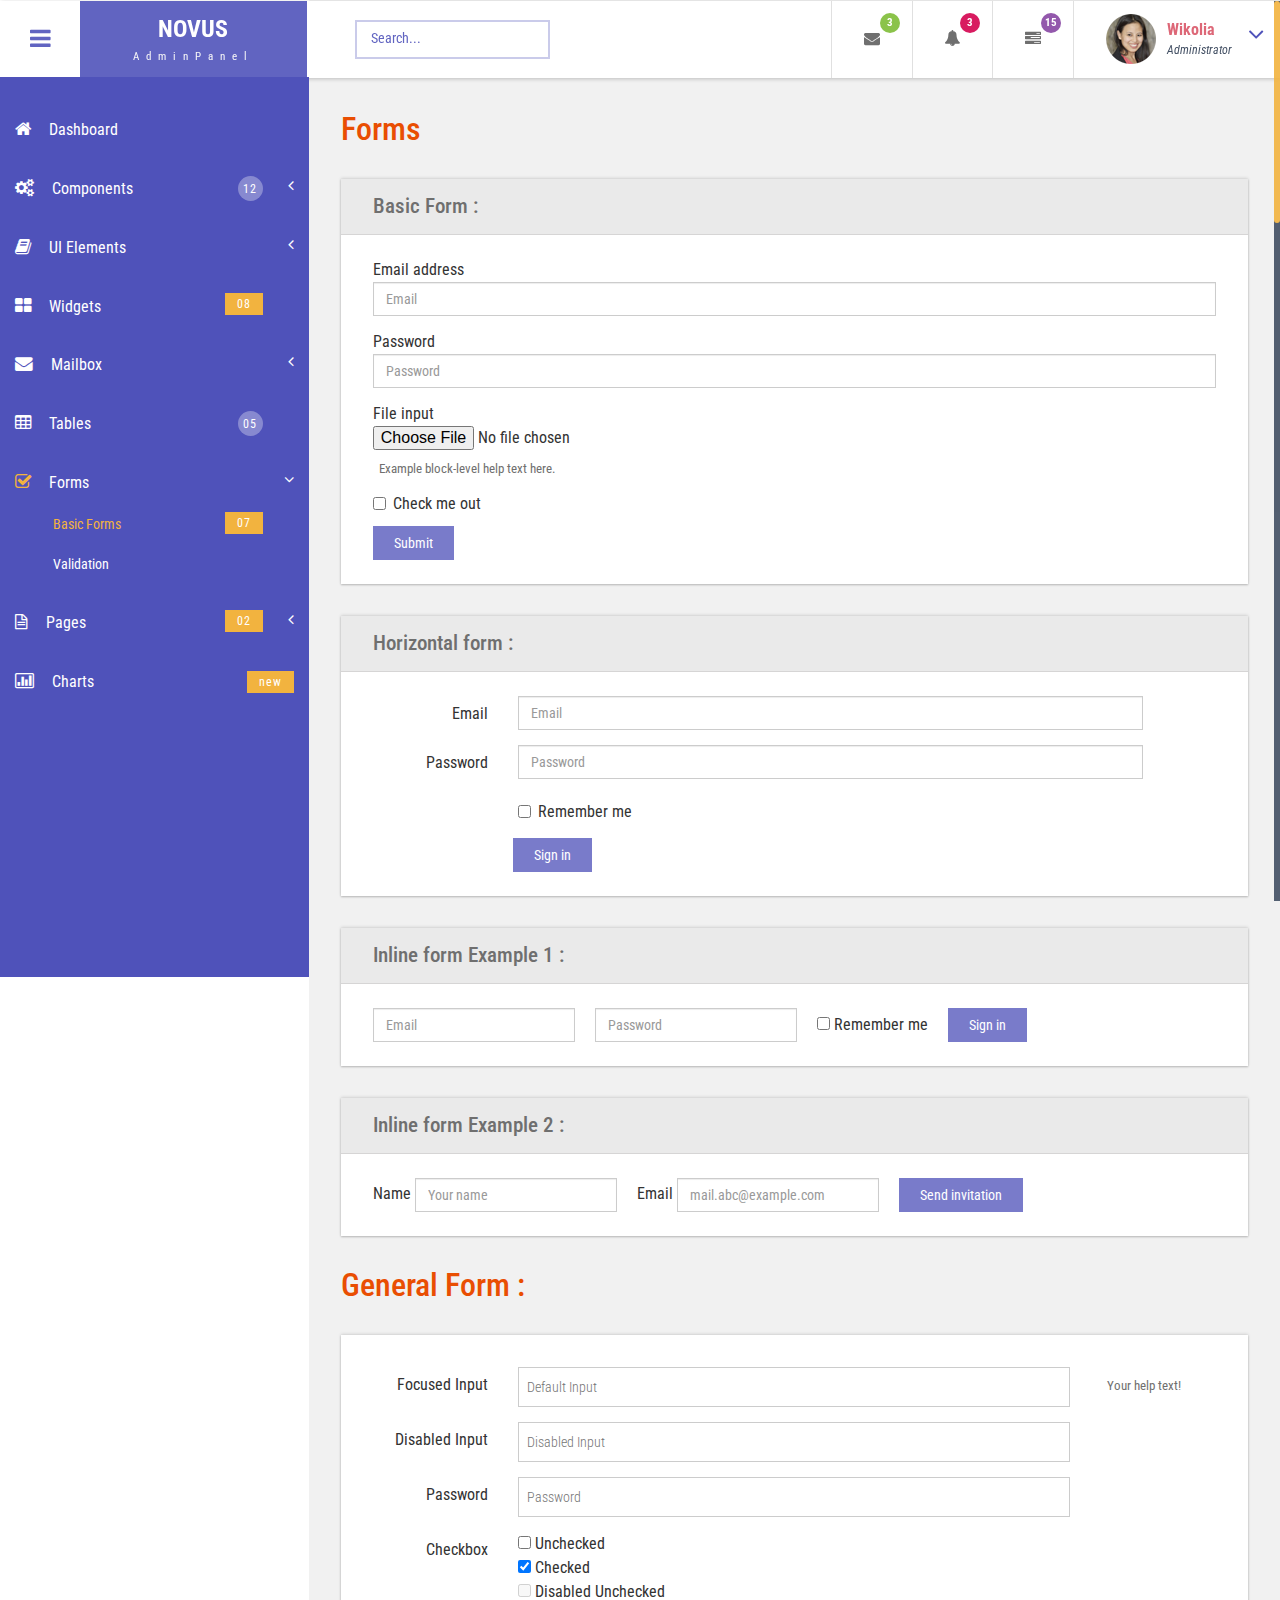
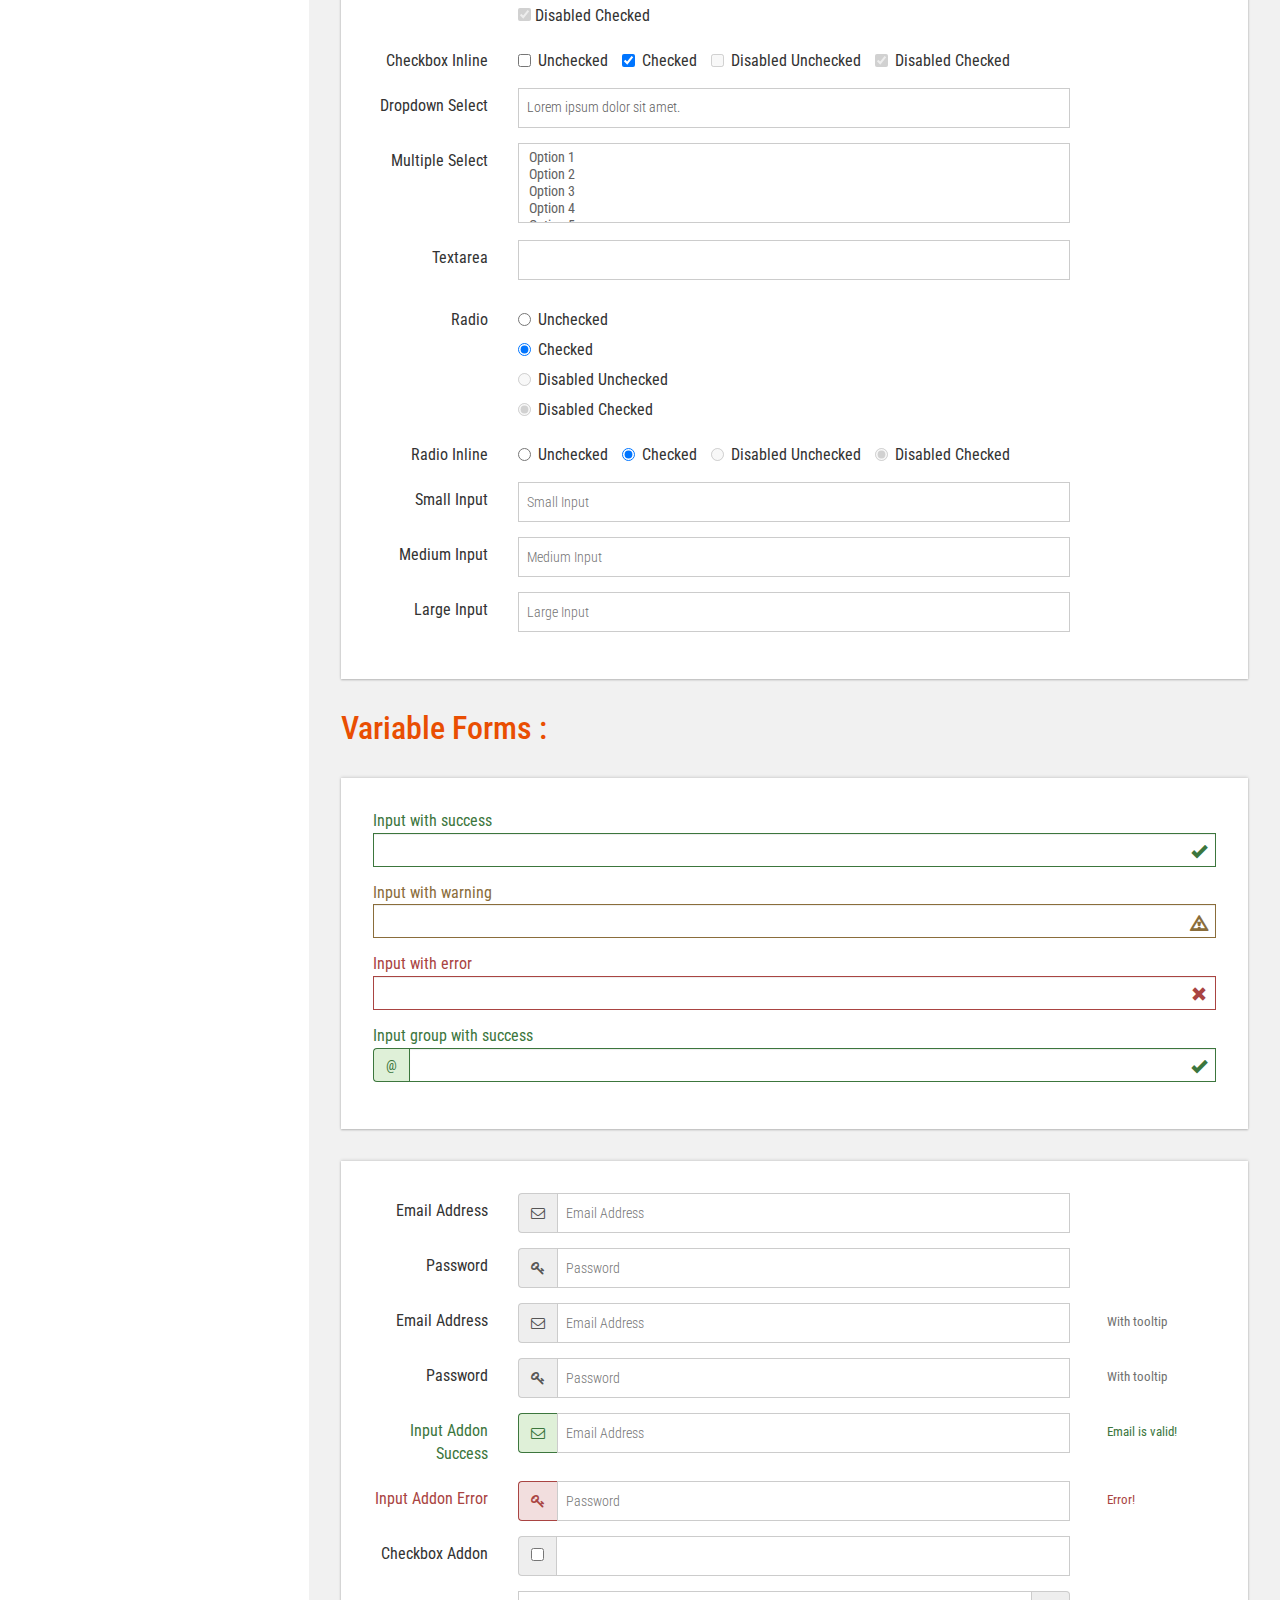
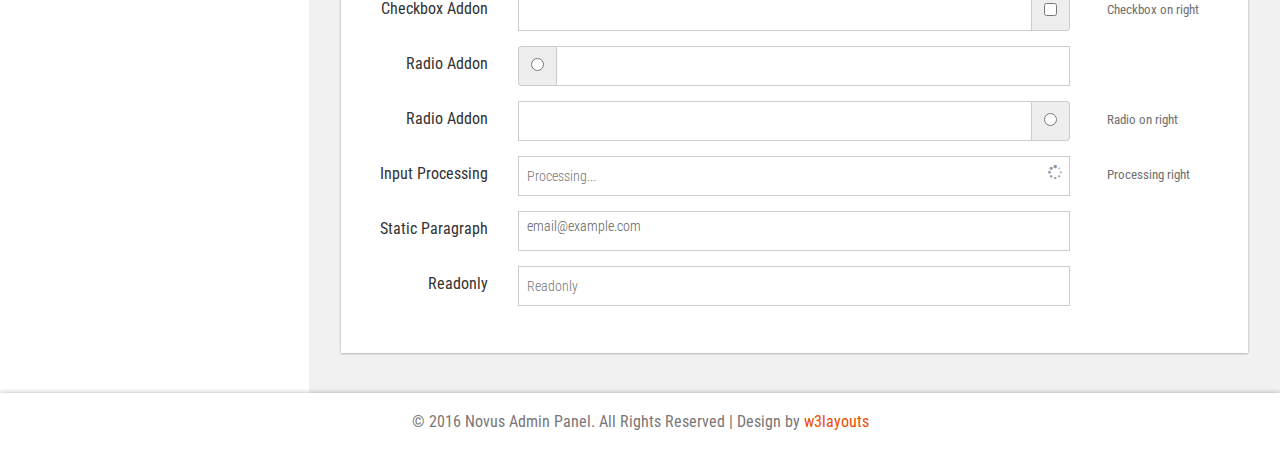
<file: office/forms.html>
<!--
Author: W3layouts
Author URL: http://w3layouts.com
License: Creative Commons Attribution 3.0 Unported
License URL: http://creativecommons.org/licenses/by/3.0/
-->
<!DOCTYPE HTML>
<html>
<head>
<title>Novus Admin Panel an Admin Panel Category Flat Bootstrap Responsive Website Template | Basic Forms :: w3layouts</title>
<meta name="viewport" content="width=device-width, initial-scale=1">
<meta http-equiv="Content-Type" content="text/html; charset=utf-8" />
<meta name="keywords" content="Novus Admin Panel Responsive web template, Bootstrap Web Templates, Flat Web Templates, Android Compatible web template, 
SmartPhone Compatible web template, free WebDesigns for Nokia, Samsung, LG, SonyEricsson, Motorola web design" />
<script type="application/x-javascript"> addEventListener("load", function() { setTimeout(hideURLbar, 0); }, false); function hideURLbar(){ window.scrollTo(0,1); } </script>
<!-- Bootstrap Core CSS -->
<link href="css/bootstrap.css" rel='stylesheet' type='text/css' />
<!-- Custom CSS -->
<link href="css/style.css" rel='stylesheet' type='text/css' />
<!-- font CSS -->
<!-- font-awesome icons -->
<link href="css/font-awesome.css" rel="stylesheet"> 
<!-- //font-awesome icons -->
 <!-- js-->
<script src="js/jquery-1.11.1.min.js"></script>
<script src="js/modernizr.custom.js"></script>
<!--webfonts-->
<link href='//fonts.googleapis.com/css?family=Roboto+Condensed:400,300,300italic,400italic,700,700italic' rel='stylesheet' type='text/css'>
<!--//webfonts--> 
<!--animate-->
<link href="css/animate.css" rel="stylesheet" type="text/css" media="all">
<script src="js/wow.min.js"></script>
	<script>
		 new WOW().init();
	</script>
<!--//end-animate-->
<!-- Metis Menu -->
<script src="js/metisMenu.min.js"></script>
<script src="js/custom.js"></script>
<link href="css/custom.css" rel="stylesheet">
<!--//Metis Menu -->
</head> 
<body class="cbp-spmenu-push">
	<div class="main-content">
		<!--left-fixed -navigation-->
		<div class=" sidebar" role="navigation">
            <div class="navbar-collapse">
				<nav class="cbp-spmenu cbp-spmenu-vertical cbp-spmenu-left" id="cbp-spmenu-s1">
					<ul class="nav" id="side-menu">
						<li>
							<a href="index.html"><i class="fa fa-home nav_icon"></i>Dashboard</a>
						</li>
						<li>
							<a href="#"><i class="fa fa-cogs nav_icon"></i>Components <span class="nav-badge">12</span> <span class="fa arrow"></span></a>
							<ul class="nav nav-second-level collapse">
								<li>
									<a href="grids.html">Grid System</a>
								</li>
								<li>
									<a href="media.html">Media Objects</a>
								</li>
							</ul>
							<!-- /nav-second-level -->
						</li>
						<li class="">
							<a href="#"><i class="fa fa-book nav_icon"></i>UI Elements <span class="fa arrow"></span></a>
							<ul class="nav nav-second-level collapse">
								<li>
									<a href="general.html">General<span class="nav-badge-btm">08</span></a>
								</li>
								<li>
									<a href="typography.html">Typography</a>
								</li>
							</ul>
							<!-- /nav-second-level -->
						</li>
						<li>
							<a href="widgets.html"><i class="fa fa-th-large nav_icon"></i>Widgets <span class="nav-badge-btm">08</span></a>
						</li>
						<li>
							<a href="#"><i class="fa fa-envelope nav_icon"></i>Mailbox<span class="fa arrow"></span></a>
							<ul class="nav nav-second-level collapse">
								<li>
									<a href="inbox.html">Inbox <span class="nav-badge-btm">05</span></a>
								</li>
								<li>
									<a href="compose.html">Compose email</a>
								</li>
							</ul>
							<!-- //nav-second-level -->
						</li>
						<li>
							<a href="tables.html"><i class="fa fa-table nav_icon"></i>Tables <span class="nav-badge">05</span></a>
						</li>
						<li>
							<a href="#"><i class="fa fa-check-square-o nav_icon"></i>Forms<span class="fa arrow"></span></a>
							<ul class="nav nav-second-level collapse">
								<li>
									<a href="forms.html">Basic Forms <span class="nav-badge-btm">07</span></a>
								</li>
								<li>
									<a href="validation.html">Validation</a>
								</li>
							</ul>
							<!-- //nav-second-level -->
						</li>
						<li>
							<a href="#"><i class="fa fa-file-text-o nav_icon"></i>Pages<span class="nav-badge-btm">02</span><span class="fa arrow"></span></a>
							<ul class="nav nav-second-level collapse">
								<li>
									<a href="login.html">Login</a>
								</li>
								<li>
									<a href="signup.html">SignUp</a>
								</li>
								<li>
									<a href="blank-page.html">Blank Page</a>
								</li>
							</ul>
							<!-- //nav-second-level -->
						</li>
						<li>
							<a href="charts.html" class="chart-nav"><i class="fa fa-bar-chart nav_icon"></i>Charts <span class="nav-badge-btm pull-right">new</span></a>
						</li>
					</ul>
					<div class="clearfix"> </div>
					<!-- //sidebar-collapse -->
				</nav>
			</div>
		</div>
		<!--left-fixed -navigation-->
		<!-- header-starts -->
		<div class="sticky-header header-section ">
			<div class="header-left">
				<!--toggle button start-->
				<button id="showLeftPush"><i class="fa fa-bars"></i></button>
				<!--toggle button end-->
				<!--logo -->
				<div class="logo">
					<a href="index.html">
						<h1>NOVUS</h1>
						<span>AdminPanel</span>
					</a>
				</div>
				<!--//logo-->
				<!--search-box-->
				<div class="search-box">
					<form class="input">
						<input class="sb-search-input input__field--madoka" placeholder="Search..." type="search" id="input-31" />
						<label class="input__label" for="input-31">
							<svg class="graphic" width="100%" height="100%" viewBox="0 0 404 77" preserveAspectRatio="none">
								<path d="m0,0l404,0l0,77l-404,0l0,-77z"/>
							</svg>
						</label>
					</form>
				</div><!--//end-search-box-->
				<div class="clearfix"> </div>
			</div>
			<div class="header-right">
				<div class="profile_details_left"><!--notifications of menu start -->
					<ul class="nofitications-dropdown">
						<li class="dropdown head-dpdn">
							<a href="#" class="dropdown-toggle" data-toggle="dropdown" aria-expanded="false"><i class="fa fa-envelope"></i><span class="badge">3</span></a>
							<ul class="dropdown-menu">
								<li>
									<div class="notification_header">
										<h3>You have 3 new messages</h3>
									</div>
								</li>
								<li><a href="#">
								   <div class="user_img"><img src="images/1.png" alt=""></div>
								   <div class="notification_desc">
									<p>Lorem ipsum dolor amet</p>
									<p><span>1 hour ago</span></p>
									</div>
								   <div class="clearfix"></div>	
								</a></li>
								<li class="odd"><a href="#">
									<div class="user_img"><img src="images/2.png" alt=""></div>
								   <div class="notification_desc">
									<p>Lorem ipsum dolor amet </p>
									<p><span>1 hour ago</span></p>
									</div>
								  <div class="clearfix"></div>	
								</a></li>
								<li><a href="#">
								   <div class="user_img"><img src="images/3.png" alt=""></div>
								   <div class="notification_desc">
									<p>Lorem ipsum dolor amet </p>
									<p><span>1 hour ago</span></p>
									</div>
								   <div class="clearfix"></div>	
								</a></li>
								<li>
									<div class="notification_bottom">
										<a href="#">See all messages</a>
									</div> 
								</li>
							</ul>
						</li>
						<li class="dropdown head-dpdn">
							<a href="#" class="dropdown-toggle" data-toggle="dropdown" aria-expanded="false"><i class="fa fa-bell"></i><span class="badge blue">3</span></a>
							<ul class="dropdown-menu">
								<li>
									<div class="notification_header">
										<h3>You have 3 new notification</h3>
									</div>
								</li>
								<li><a href="#">
									<div class="user_img"><img src="images/2.png" alt=""></div>
								   <div class="notification_desc">
									<p>Lorem ipsum dolor amet</p>
									<p><span>1 hour ago</span></p>
									</div>
								  <div class="clearfix"></div>	
								 </a></li>
								 <li class="odd"><a href="#">
									<div class="user_img"><img src="images/1.png" alt=""></div>
								   <div class="notification_desc">
									<p>Lorem ipsum dolor amet </p>
									<p><span>1 hour ago</span></p>
									</div>
								   <div class="clearfix"></div>	
								 </a></li>
								 <li><a href="#">
									<div class="user_img"><img src="images/3.png" alt=""></div>
								   <div class="notification_desc">
									<p>Lorem ipsum dolor amet </p>
									<p><span>1 hour ago</span></p>
									</div>
								   <div class="clearfix"></div>	
								 </a></li>
								 <li>
									<div class="notification_bottom">
										<a href="#">See all notifications</a>
									</div> 
								</li>
							</ul>
						</li>	
						<li class="dropdown head-dpdn">
							<a href="#" class="dropdown-toggle" data-toggle="dropdown" aria-expanded="false"><i class="fa fa-tasks"></i><span class="badge blue1">15</span></a>
							<ul class="dropdown-menu">
								<li>
									<div class="notification_header">
										<h3>You have 8 pending task</h3>
									</div>
								</li>
								<li><a href="#">
									<div class="task-info">
										<span class="task-desc">Database update</span><span class="percentage">40%</span>
										<div class="clearfix"></div>	
									</div>
									<div class="progress progress-striped active">
										<div class="bar yellow" style="width:40%;"></div>
									</div>
								</a></li>
								<li><a href="#">
									<div class="task-info">
										<span class="task-desc">Dashboard done</span><span class="percentage">90%</span>
									   <div class="clearfix"></div>	
									</div>
									<div class="progress progress-striped active">
										 <div class="bar green" style="width:90%;"></div>
									</div>
								</a></li>
								<li><a href="#">
									<div class="task-info">
										<span class="task-desc">Mobile App</span><span class="percentage">33%</span>
										<div class="clearfix"></div>	
									</div>
								   <div class="progress progress-striped active">
										 <div class="bar red" style="width: 33%;"></div>
									</div>
								</a></li>
								<li><a href="#">
									<div class="task-info">
										<span class="task-desc">Issues fixed</span><span class="percentage">80%</span>
									   <div class="clearfix"></div>	
									</div>
									<div class="progress progress-striped active">
										 <div class="bar  blue" style="width: 80%;"></div>
									</div>
								</a></li>
								<li>
									<div class="notification_bottom">
										<a href="#">See all pending tasks</a>
									</div> 
								</li>
							</ul>
						</li>	
					</ul>
					<div class="clearfix"> </div>
				</div>
				<!--notification menu end -->
				<div class="profile_details">		
					<ul>
						<li class="dropdown profile_details_drop">
							<a href="#" class="dropdown-toggle" data-toggle="dropdown" aria-expanded="false">
								<div class="profile_img">	
									<span class="prfil-img"><img src="images/a.png" alt=""> </span> 
									<div class="user-name">
										<p>Wikolia</p>
										<span>Administrator</span>
									</div>
									<i class="fa fa-angle-down lnr"></i>
									<i class="fa fa-angle-up lnr"></i>
									<div class="clearfix"></div>	
								</div>	
							</a>
							<ul class="dropdown-menu drp-mnu">
								<li> <a href="#"><i class="fa fa-cog"></i> Settings</a> </li> 
								<li> <a href="#"><i class="fa fa-user"></i> Profile</a> </li> 
								<li> <a href="#"><i class="fa fa-sign-out"></i> Logout</a> </li>
							</ul>
						</li>
					</ul>
				</div>
				<div class="clearfix"> </div>	
			</div>
			<div class="clearfix"> </div>	
		</div>
		<!-- //header-ends -->
		<!-- main content start-->
		<div id="page-wrapper">
			<div class="main-page">
				<div class="forms">
					<h3 class="title1">Forms</h3>
					<div class="form-grids row widget-shadow" data-example-id="basic-forms"> 
						<div class="form-title">
							<h4>Basic Form :</h4>
						</div>
						<div class="form-body">
							<form> <div class="form-group"> <label for="exampleInputEmail1">Email address</label> <input type="email" class="form-control" id="exampleInputEmail1" placeholder="Email"> </div> <div class="form-group"> <label for="exampleInputPassword1">Password</label> <input type="password" class="form-control" id="exampleInputPassword1" placeholder="Password"> </div> <div class="form-group"> <label for="exampleInputFile">File input</label> <input type="file" id="exampleInputFile"> <p class="help-block">Example block-level help text here.</p> </div> <div class="checkbox"> <label> <input type="checkbox"> Check me out </label> </div> <button type="submit" class="btn btn-default">Submit</button> </form> 
						</div>
					</div>
					<div class=" form-grids row form-grids-right">
						<div class="widget-shadow " data-example-id="basic-forms"> 
							<div class="form-title">
								<h4>Horizontal form :</h4>
							</div>
							<div class="form-body">
								<form class="form-horizontal"> <div class="form-group"> <label for="inputEmail3" class="col-sm-2 control-label">Email</label> <div class="col-sm-9"> <input type="email" class="form-control" id="inputEmail3" placeholder="Email"> </div> </div> <div class="form-group"> <label for="inputPassword3" class="col-sm-2 control-label">Password</label> <div class="col-sm-9"> <input type="password" class="form-control" id="inputPassword3" placeholder="Password"> </div> </div> <div class="form-group"> <div class="col-sm-offset-2 col-sm-10"> <div class="checkbox"> <label> <input type="checkbox"> Remember me </label> </div> </div> </div> <div class="col-sm-offset-2"> <button type="submit" class="btn btn-default">Sign in</button> </div> </form> 
							</div>
						</div>
					</div>
					<div class="inline-form widget-shadow">
						<div class="form-title">
							<h4>Inline form Example 1 :</h4>
						</div>
						<div class="form-body">
							<div data-example-id="simple-form-inline"> <form class="form-inline"> <div class="form-group"> <input type="email" class="form-control" id="exampleInputEmail3" placeholder="Email"> </div> <div class="form-group"> <input type="password" class="form-control" id="exampleInputPassword3" placeholder="Password"> </div> <div class="checkbox"> <label> <input type="checkbox"> Remember me </label> </div> <button type="submit" class="btn btn-default">Sign in</button> </form> </div>
						</div>
					</div>
					<div class="form-two widget-shadow">
						<div class="form-title">
							<h4>Inline form Example 2 :</h4>
						</div>
						<div class="form-body" data-example-id="simple-form-inline">
							<form class="form-inline"> <div class="form-group"> <label for="exampleInputName2">Name</label> <input type="text" class="form-control" id="exampleInputName2" placeholder="Your name"> </div> <div class="form-group"> <label for="exampleInputEmail2">Email</label> <input type="email" class="form-control" id="exampleInputEmail2" placeholder="mail.abc@example.com"> </div> <button type="submit" class="btn btn-default">Send invitation</button> </form> 
						</div>
					</div>
					<div class="row">
						<h3 class="title1">General Form :</h3>
						<div class="form-three widget-shadow">
							<form class="form-horizontal">
								<div class="form-group">
									<label for="focusedinput" class="col-sm-2 control-label">Focused Input</label>
									<div class="col-sm-8">
										<input type="text" class="form-control1" id="focusedinput" placeholder="Default Input">
									</div>
									<div class="col-sm-2">
										<p class="help-block">Your help text!</p>
									</div>
								</div>
								<div class="form-group">
									<label for="disabledinput" class="col-sm-2 control-label">Disabled Input</label>
									<div class="col-sm-8">
										<input disabled="" type="text" class="form-control1" id="disabledinput" placeholder="Disabled Input">
									</div>
								</div>
								<div class="form-group">
									<label for="inputPassword" class="col-sm-2 control-label">Password</label>
									<div class="col-sm-8">
										<input type="password" class="form-control1" id="inputPassword" placeholder="Password">
									</div>
								</div>
								<div class="form-group">
									<label for="checkbox" class="col-sm-2 control-label">Checkbox</label>
									<div class="col-sm-8">
										<div class="checkbox-inline1"><label><input type="checkbox"> Unchecked</label></div>
										<div class="checkbox-inline1"><label><input type="checkbox" checked=""> Checked</label></div>
										<div class="checkbox-inline1"><label><input type="checkbox" disabled=""> Disabled Unchecked</label></div>
										<div class="checkbox-inline1"><label><input type="checkbox" disabled="" checked=""> Disabled Checked</label></div>
									</div>
								</div>
								<div class="form-group">
									<label for="checkbox" class="col-sm-2 control-label">Checkbox Inline</label>
									<div class="col-sm-8">
										<div class="checkbox-inline"><label><input type="checkbox"> Unchecked</label></div>
										<div class="checkbox-inline"><label><input type="checkbox" checked=""> Checked</label></div>
										<div class="checkbox-inline"><label><input type="checkbox" disabled=""> Disabled Unchecked</label></div>
										<div class="checkbox-inline"><label><input type="checkbox" disabled="" checked=""> Disabled Checked</label></div>
									</div>
								</div>
								<div class="form-group">
									<label for="selector1" class="col-sm-2 control-label">Dropdown Select</label>
									<div class="col-sm-8"><select name="selector1" id="selector1" class="form-control1">
										<option>Lorem ipsum dolor sit amet.</option>
										<option>Dolore, ab unde modi est!</option>
										<option>Illum, fuga minus sit eaque.</option>
										<option>Consequatur ducimus maiores voluptatum minima.</option>
									</select></div>
								</div>
								<div class="form-group">
									<label class="col-sm-2 control-label">Multiple Select</label>
									<div class="col-sm-8">
										<select multiple="" class="form-control1">
											<option>Option 1</option>
											<option>Option 2</option>
											<option>Option 3</option>
											<option>Option 4</option>
											<option>Option 5</option>
										</select>
									</div>
								</div>
								<div class="form-group">
									<label for="txtarea1" class="col-sm-2 control-label">Textarea</label>
									<div class="col-sm-8"><textarea name="txtarea1" id="txtarea1" cols="50" rows="4" class="form-control1"></textarea></div>
								</div>
								<div class="form-group">
									<label for="radio" class="col-sm-2 control-label">Radio</label>
									<div class="col-sm-8">
										<div class="radio block"><label><input type="radio"> Unchecked</label></div>
										<div class="radio block"><label><input type="radio" checked=""> Checked</label></div>
										<div class="radio block"><label><input type="radio" disabled=""> Disabled Unchecked</label></div>
										<div class="radio block"><label><input type="radio" disabled="" checked=""> Disabled Checked</label></div>
									</div>
								</div>
								<div class="form-group">
									<label for="radio" class="col-sm-2 control-label">Radio Inline</label>
									<div class="col-sm-8">
										<div class="radio-inline"><label><input type="radio"> Unchecked</label></div>
										<div class="radio-inline"><label><input type="radio" checked=""> Checked</label></div>
										<div class="radio-inline"><label><input type="radio" disabled=""> Disabled Unchecked</label></div>
										<div class="radio-inline"><label><input type="radio" disabled="" checked=""> Disabled Checked</label></div>
									</div>
								</div>
								<div class="form-group">
									<label for="smallinput" class="col-sm-2 control-label label-input-sm">Small Input</label>
									<div class="col-sm-8">
										<input type="text" class="form-control1 input-sm" id="smallinput" placeholder="Small Input">
									</div>
								</div>
								<div class="form-group">
									<label for="mediuminput" class="col-sm-2 control-label">Medium Input</label>
									<div class="col-sm-8">
										<input type="text" class="form-control1" id="mediuminput" placeholder="Medium Input">
									</div>
								</div>
								<div class="form-group mb-n">
									<label for="largeinput" class="col-sm-2 control-label label-input-lg">Large Input</label>
									<div class="col-sm-8">
										<input type="text" class="form-control1 input-lg" id="largeinput" placeholder="Large Input">
									</div>
								</div>
							</form>
						</div>
					</div>
					<div class="row">
						<h3 class="title1">Variable Forms :</h3>
						<div class="form-three widget-shadow">
							<div data-example-id="form-validation-states-with-icons"> <form> <div class="form-group has-success has-feedback"> <label class="control-label" for="inputSuccess2">Input with success</label> <input type="text" class="form-control" id="inputSuccess2" aria-describedby="inputSuccess2Status"> <span class="glyphicon glyphicon-ok form-control-feedback" aria-hidden="true"></span> <span id="inputSuccess2Status" class="sr-only">(success)</span> </div> <div class="form-group has-warning has-feedback"> <label class="control-label" for="inputWarning2">Input with warning</label> <input type="text" class="form-control" id="inputWarning2" aria-describedby="inputWarning2Status"> <span class="glyphicon glyphicon-warning-sign form-control-feedback" aria-hidden="true"></span> <span id="inputWarning2Status" class="sr-only">(warning)</span> </div> <div class="form-group has-error has-feedback"> <label class="control-label" for="inputError2">Input with error</label> <input type="text" class="form-control" id="inputError2" aria-describedby="inputError2Status"> <span class="glyphicon glyphicon-remove form-control-feedback" aria-hidden="true"></span> <span id="inputError2Status" class="sr-only">(error)</span> </div> <div class="form-group has-success has-feedback"> <label class="control-label" for="inputGroupSuccess1">Input group with success</label> <div class="input-group"> <span class="input-group-addon">@</span> <input type="text" class="form-control" id="inputGroupSuccess1" aria-describedby="inputGroupSuccess1Status"> </div> <span class="glyphicon glyphicon-ok form-control-feedback" aria-hidden="true"></span> <span id="inputGroupSuccess1Status" class="sr-only">(success)</span> </div> </form> </div>
						</div>
						<div class="form-three widget-shadow">
							<div class=" panel-body-inputin">
								<form class="form-horizontal">
									<div class="form-group">
										<label class="col-md-2 control-label">Email Address</label>
										<div class="col-md-8">
											<div class="input-group">							
												<span class="input-group-addon">
													<i class="fa fa-envelope-o"></i>
												</span>
												<input type="text" class="form-control1" placeholder="Email Address">
											</div>
										</div>
									</div>
									<div class="form-group">
										<label class="col-md-2 control-label">Password</label>
										<div class="col-md-8">
											<div class="input-group">
												<span class="input-group-addon">
													<i class="fa fa-key"></i>
												</span>
												<input type="password" class="form-control1" id="exampleInputPassword1" placeholder="Password">
											</div>
										</div>
									</div>
									<div class="form-group">
										<label class="col-md-2 control-label">Email Address</label>
										<div class="col-md-8">
											<div class="input-group input-icon right">
												<span class="input-group-addon">
													<i class="fa fa-envelope-o"></i>
												</span>
												<input id="email" class="form-control1" type="text" placeholder="Email Address">
											</div>
										</div>
										<div class="col-sm-2">
											<p class="help-block">With tooltip</p>
										</div>
									</div>
									<div class="form-group">
										<label class="col-md-2 control-label">Password</label>
										<div class="col-md-8">
											<div class="input-group input-icon right">
												<span class="input-group-addon">
													<i class="fa fa-key"></i>
												</span>
												<input type="password" class="form-control1" placeholder="Password">
											</div>
										</div>
										<div class="col-sm-2">
											<p class="help-block">With tooltip</p>
										</div>
									</div>
									<div class="form-group has-success">
										<label class="col-md-2 control-label">Input Addon Success</label>
										<div class="col-md-8">
											<div class="input-group input-icon right">
												<span class="input-group-addon">
													<i class="fa fa-envelope-o"></i>
												</span>
												<input id="email" class="form-control1" type="text" placeholder="Email Address">
											</div>
										</div>
										<div class="col-sm-2">
											<p class="help-block">Email is valid!</p>
										</div>
									</div>
									<div class="form-group has-error">
										<label class="col-md-2 control-label">Input Addon Error</label>
										<div class="col-md-8">
											<div class="input-group input-icon right">
												<span class="input-group-addon">
													<i class="fa fa-key"></i>
												</span>
												<input type="password" class="form-control1" placeholder="Password">
											</div>
										</div>
										<div class="col-sm-2">
											<p class="help-block">Error!</p>
										</div>
									</div>
									<div class="form-group">
										<label class="col-md-2 control-label">Checkbox Addon</label>
										<div class="col-md-8">
											<div class="input-group">
												<div class="input-group-addon"><input type="checkbox"></div>
												<input type="text" class="form-control1">
											</div>
										</div>
									</div>
									<div class="form-group">
										<label class="col-md-2 control-label">Checkbox Addon</label>
										<div class="col-md-8">
											<div class="input-group">
												<input type="text" class="form-control1">
												<div class="input-group-addon"><input type="checkbox"></div>
												
											</div>
										</div>
										<div class="col-sm-2">
											<p class="help-block">Checkbox on right</p>
										</div>
									</div>
									<div class="form-group">
										<label class="col-md-2 control-label">Radio Addon</label>
										<div class="col-md-8">
											<div class="input-group">
												<div class="input-group-addon"><input type="radio"></div>
												<input type="text" class="form-control1">
											</div>
										</div>
									</div>
									<div class="form-group">
										<label class="col-md-2 control-label">Radio Addon</label>
										<div class="col-md-8">
											<div class="input-group">
												<input type="text" class="form-control1">
												<div class="input-group-addon"><input type="radio"></div>
												
											</div>
										</div>
										<div class="col-sm-2">
											<p class="help-block">Radio on right</p>
										</div>
									</div>
									<div class="form-group">
										<label class="col-md-2 control-label">Input Processing</label>
										<div class="col-md-8">
											<div class="input-icon right spinner">
												<i class="fa fa-fw fa-spin fa-spinner"></i>
												<input id="email" class="form-control1" type="text" placeholder="Processing...">
											</div>
										</div>
										<div class="col-sm-2">
											<p class="help-block">Processing right</p>
										</div>
									</div>
									<div class="form-group">
										<label class="col-md-2 control-label">Static Paragraph</label>
										<div class="col-md-8">
											<p class="form-control1 m-n">email@example.com</p>
										</div>
									</div>
									<div class="form-group mb-n">
										<label class="col-md-2 control-label">Readonly</label>
										<div class="col-md-8">
											<input type="text" class="form-control1" placeholder="Readonly" readonly="">
										</div>
									</div>
								</form>
							</div>
						</div>
					</div>
				</div>
			</div>
		</div>
		<!--footer-->
		<div class="footer">
		   <p>&copy; 2016 Novus Admin Panel. All Rights Reserved | Design by <a href="https://w3layouts.com/" target="_blank">w3layouts</a></p>
		</div>
        <!--//footer-->
	</div>
	<!-- Classie -->
		<script src="js/classie.js"></script>
		<script>
			var menuLeft = document.getElementById( 'cbp-spmenu-s1' ),
				showLeftPush = document.getElementById( 'showLeftPush' ),
				body = document.body;
				
			showLeftPush.onclick = function() {
				classie.toggle( this, 'active' );
				classie.toggle( body, 'cbp-spmenu-push-toright' );
				classie.toggle( menuLeft, 'cbp-spmenu-open' );
				disableOther( 'showLeftPush' );
			};
			
			function disableOther( button ) {
				if( button !== 'showLeftPush' ) {
					classie.toggle( showLeftPush, 'disabled' );
				}
			}
		</script>
	<!--scrolling js-->
	<script src="js/jquery.nicescroll.js"></script>
	<script src="js/scripts.js"></script>
	<!--//scrolling js-->
	<!-- Bootstrap Core JavaScript -->
   <script src="js/bootstrap.js"> </script>
</body>
</html>
</file>
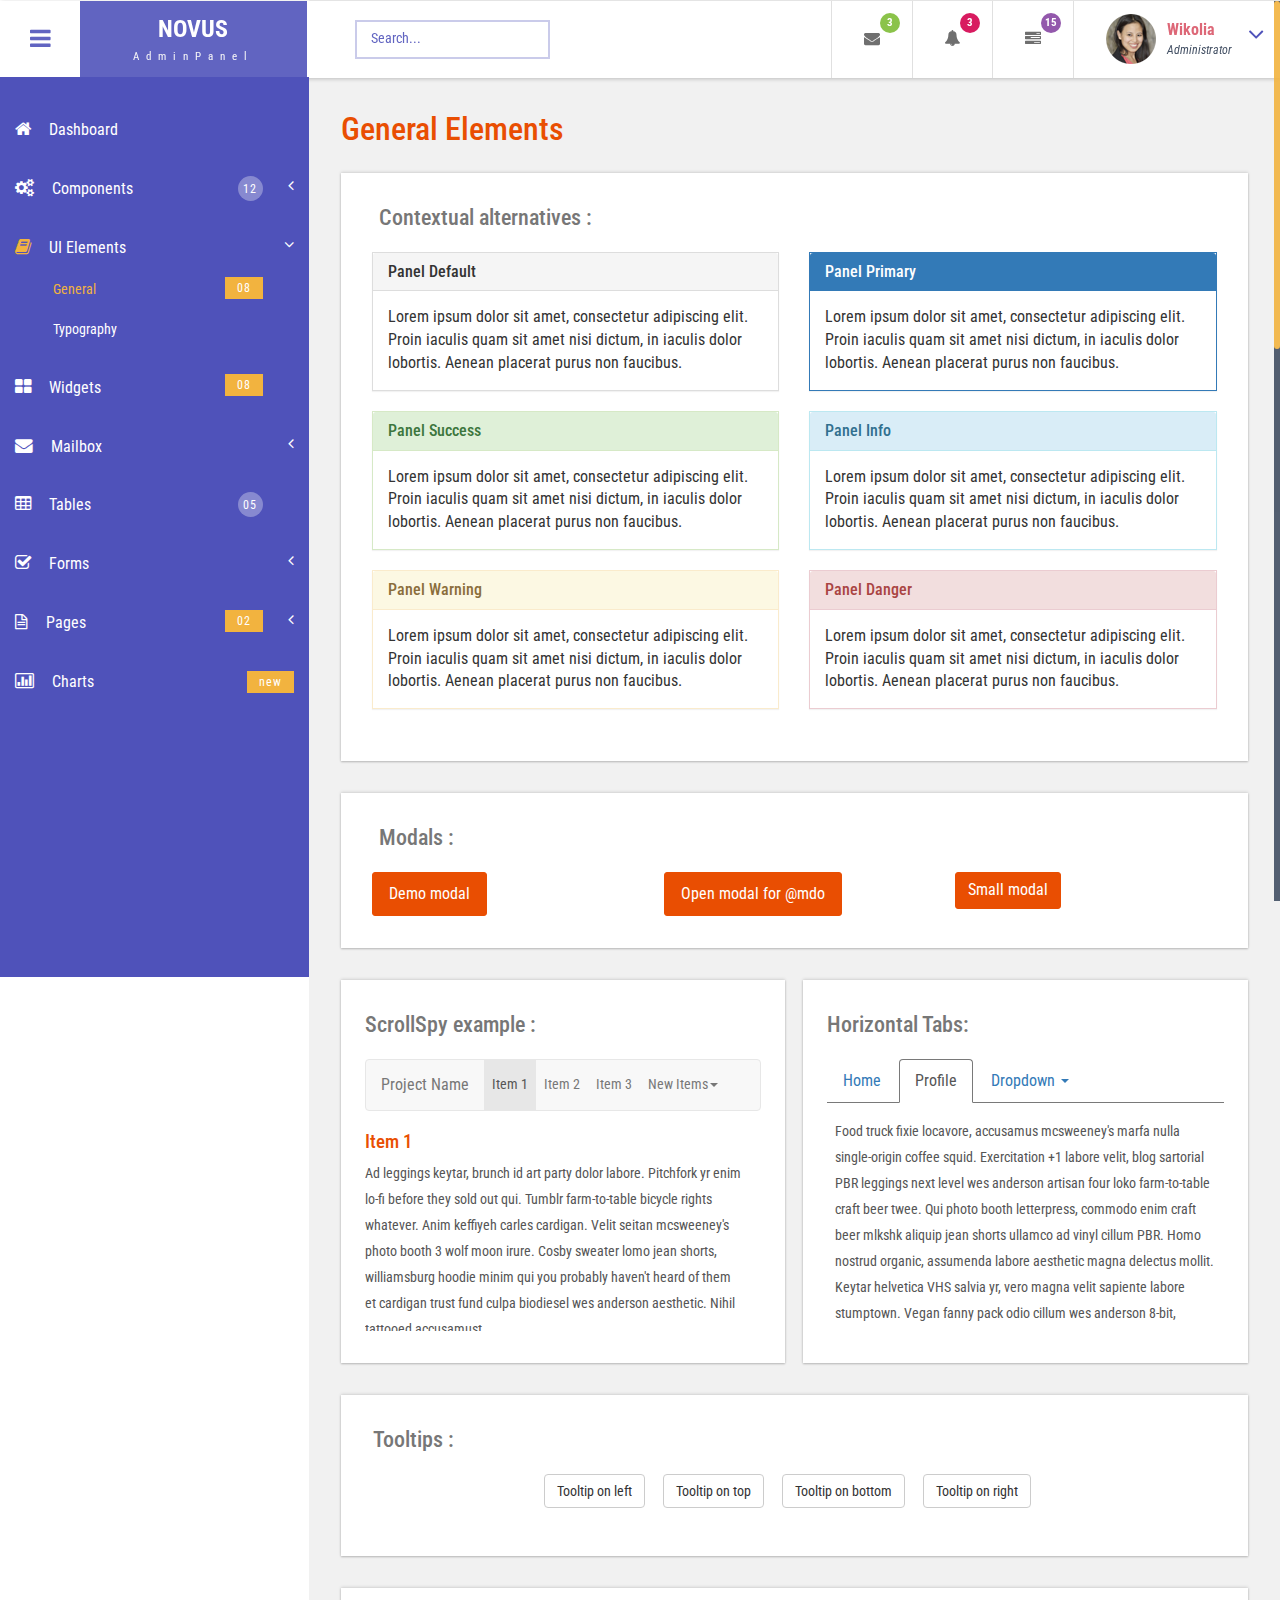
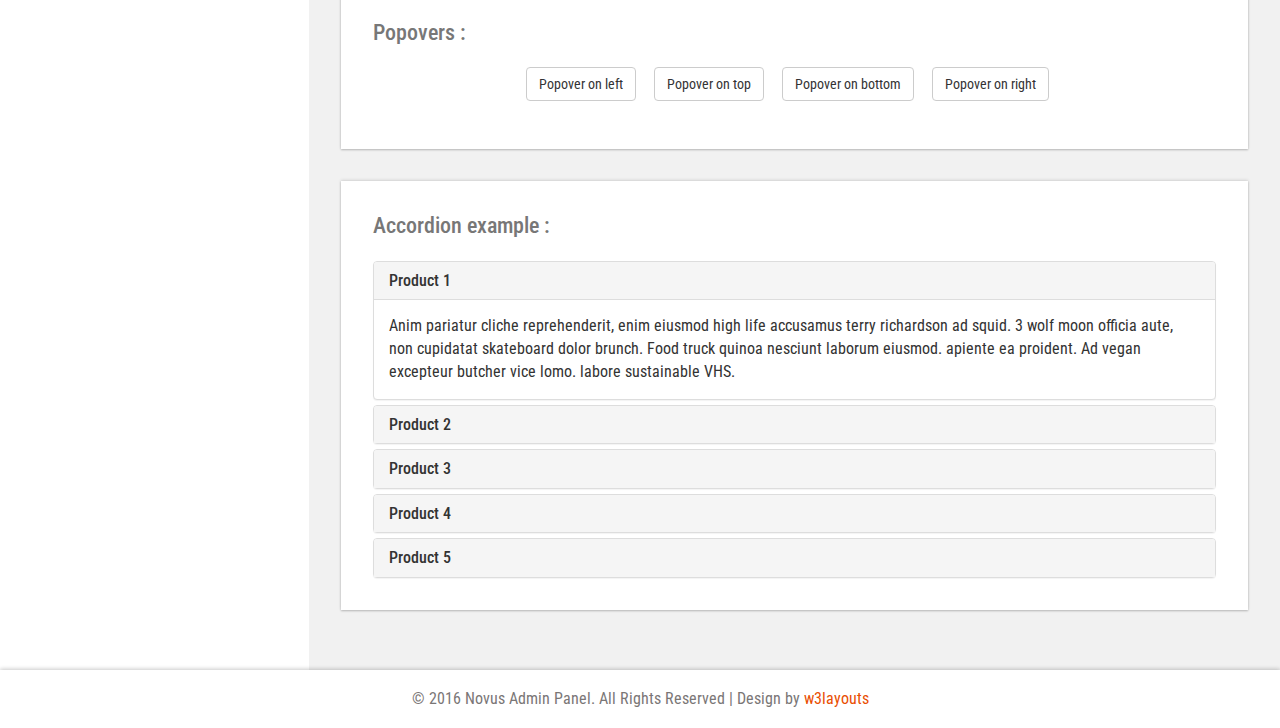
<file: office/general.html>
<!--
Author: W3layouts
Author URL: http://w3layouts.com
License: Creative Commons Attribution 3.0 Unported
License URL: http://creativecommons.org/licenses/by/3.0/
-->
<!DOCTYPE HTML>
<html>
<head>
<title>Novus Admin Panel an Admin Panel Category Flat Bootstrap Responsive Website Template | General Elements :: w3layouts</title>
<meta name="viewport" content="width=device-width, initial-scale=1">
<meta http-equiv="Content-Type" content="text/html; charset=utf-8" />
<meta name="keywords" content="Novus Admin Panel Responsive web template, Bootstrap Web Templates, Flat Web Templates, Android Compatible web template, 
SmartPhone Compatible web template, free WebDesigns for Nokia, Samsung, LG, SonyEricsson, Motorola web design" />
<script type="application/x-javascript"> addEventListener("load", function() { setTimeout(hideURLbar, 0); }, false); function hideURLbar(){ window.scrollTo(0,1); } </script>
<!-- Bootstrap Core CSS -->
<link href="css/bootstrap.css" rel='stylesheet' type='text/css' />
<!-- Custom CSS -->
<link href="css/style.css" rel='stylesheet' type='text/css' />
<!-- font CSS -->
<!-- font-awesome icons -->
<link href="css/font-awesome.css" rel="stylesheet"> 
<!-- //font-awesome icons -->
 <!-- js-->
<script src="js/jquery-1.11.1.min.js"></script>
<script src="js/modernizr.custom.js"></script>
<!--webfonts-->
<link href='//fonts.googleapis.com/css?family=Roboto+Condensed:400,300,300italic,400italic,700,700italic' rel='stylesheet' type='text/css'>
<!--//webfonts--> 
<!--animate-->
<link href="css/animate.css" rel="stylesheet" type="text/css" media="all">
<script src="js/wow.min.js"></script>
	<script>
		 new WOW().init();
	</script>
<!--//end-animate-->
<!-- Metis Menu -->
<script src="js/metisMenu.min.js"></script>
<script src="js/custom.js"></script>
<link href="css/custom.css" rel="stylesheet">
<!--//Metis Menu -->
</head> 
<body class="cbp-spmenu-push">
	<div class="main-content">
		<!--left-fixed -navigation-->
		<div class=" sidebar" role="navigation">
            <div class="navbar-collapse">
				<nav class="cbp-spmenu cbp-spmenu-vertical cbp-spmenu-left" id="cbp-spmenu-s1">
					<ul class="nav" id="side-menu">
						<li>
							<a href="index.html"><i class="fa fa-home nav_icon"></i>Dashboard</a>
						</li>
						<li>
							<a href="#"><i class="fa fa-cogs nav_icon"></i>Components <span class="nav-badge">12</span> <span class="fa arrow"></span></a>
							<ul class="nav nav-second-level collapse">
								<li>
									<a href="grids.html">Grid System</a>
								</li>
								<li>
									<a href="media.html">Media Objects</a>
								</li>
							</ul>
							<!-- /nav-second-level -->
						</li>
						<li class="">
							<a href="#"><i class="fa fa-book nav_icon"></i>UI Elements <span class="fa arrow"></span></a>
							<ul class="nav nav-second-level collapse">
								<li>
									<a href="general.html">General<span class="nav-badge-btm">08</span></a>
								</li>
								<li>
									<a href="typography.html">Typography</a>
								</li>
							</ul>
							<!-- /nav-second-level -->
						</li>
						<li>
							<a href="widgets.html"><i class="fa fa-th-large nav_icon"></i>Widgets <span class="nav-badge-btm">08</span></a>
						</li>
						<li>
							<a href="#"><i class="fa fa-envelope nav_icon"></i>Mailbox<span class="fa arrow"></span></a>
							<ul class="nav nav-second-level collapse">
								<li>
									<a href="inbox.html">Inbox <span class="nav-badge-btm">05</span></a>
								</li>
								<li>
									<a href="compose.html">Compose email</a>
								</li>
							</ul>
							<!-- //nav-second-level -->
						</li>
						<li>
							<a href="tables.html"><i class="fa fa-table nav_icon"></i>Tables <span class="nav-badge">05</span></a>
						</li>
						<li>
							<a href="#"><i class="fa fa-check-square-o nav_icon"></i>Forms<span class="fa arrow"></span></a>
							<ul class="nav nav-second-level collapse">
								<li>
									<a href="forms.html">Basic Forms <span class="nav-badge-btm">07</span></a>
								</li>
								<li>
									<a href="validation.html">Validation</a>
								</li>
							</ul>
							<!-- //nav-second-level -->
						</li>
						<li>
							<a href="#"><i class="fa fa-file-text-o nav_icon"></i>Pages<span class="nav-badge-btm">02</span><span class="fa arrow"></span></a>
							<ul class="nav nav-second-level collapse">
								<li>
									<a href="login.html">Login</a>
								</li>
								<li>
									<a href="signup.html">SignUp</a>
								</li>
								<li>
									<a href="blank-page.html">Blank Page</a>
								</li>
							</ul>
							<!-- //nav-second-level -->
						</li>
						<li>
							<a href="charts.html" class="chart-nav"><i class="fa fa-bar-chart nav_icon"></i>Charts <span class="nav-badge-btm pull-right">new</span></a>
						</li>
					</ul>
					<div class="clearfix"> </div>
					<!-- //sidebar-collapse -->
				</nav>
			</div>
		</div>
		<!--left-fixed -navigation-->
		<!-- header-starts -->
		<div class="sticky-header header-section ">
			<div class="header-left">
				<!--toggle button start-->
				<button id="showLeftPush"><i class="fa fa-bars"></i></button>
				<!--toggle button end-->
				<!--logo -->
				<div class="logo">
					<a href="index.html">
						<h1>NOVUS</h1>
						<span>AdminPanel</span>
					</a>
				</div>
				<!--//logo-->
				<!--search-box-->
				<div class="search-box">
					<form class="input">
						<input class="sb-search-input input__field--madoka" placeholder="Search..." type="search" id="input-31" />
						<label class="input__label" for="input-31">
							<svg class="graphic" width="100%" height="100%" viewBox="0 0 404 77" preserveAspectRatio="none">
								<path d="m0,0l404,0l0,77l-404,0l0,-77z"/>
							</svg>
						</label>
					</form>
				</div><!--//end-search-box-->
				<div class="clearfix"> </div>
			</div>
			<div class="header-right">
				<div class="profile_details_left"><!--notifications of menu start -->
					<ul class="nofitications-dropdown">
						<li class="dropdown head-dpdn">
							<a href="#" class="dropdown-toggle" data-toggle="dropdown" aria-expanded="false"><i class="fa fa-envelope"></i><span class="badge">3</span></a>
							<ul class="dropdown-menu">
								<li>
									<div class="notification_header">
										<h3>You have 3 new messages</h3>
									</div>
								</li>
								<li><a href="#">
								   <div class="user_img"><img src="images/1.png" alt=""></div>
								   <div class="notification_desc">
									<p>Lorem ipsum dolor amet</p>
									<p><span>1 hour ago</span></p>
									</div>
								   <div class="clearfix"></div>	
								</a></li>
								<li class="odd"><a href="#">
									<div class="user_img"><img src="images/2.png" alt=""></div>
								   <div class="notification_desc">
									<p>Lorem ipsum dolor amet </p>
									<p><span>1 hour ago</span></p>
									</div>
								  <div class="clearfix"></div>	
								</a></li>
								<li><a href="#">
								   <div class="user_img"><img src="images/3.png" alt=""></div>
								   <div class="notification_desc">
									<p>Lorem ipsum dolor amet </p>
									<p><span>1 hour ago</span></p>
									</div>
								   <div class="clearfix"></div>	
								</a></li>
								<li>
									<div class="notification_bottom">
										<a href="#">See all messages</a>
									</div> 
								</li>
							</ul>
						</li>
						<li class="dropdown head-dpdn">
							<a href="#" class="dropdown-toggle" data-toggle="dropdown" aria-expanded="false"><i class="fa fa-bell"></i><span class="badge blue">3</span></a>
							<ul class="dropdown-menu">
								<li>
									<div class="notification_header">
										<h3>You have 3 new notification</h3>
									</div>
								</li>
								<li><a href="#">
									<div class="user_img"><img src="images/2.png" alt=""></div>
								   <div class="notification_desc">
									<p>Lorem ipsum dolor amet</p>
									<p><span>1 hour ago</span></p>
									</div>
								  <div class="clearfix"></div>	
								 </a></li>
								 <li class="odd"><a href="#">
									<div class="user_img"><img src="images/1.png" alt=""></div>
								   <div class="notification_desc">
									<p>Lorem ipsum dolor amet </p>
									<p><span>1 hour ago</span></p>
									</div>
								   <div class="clearfix"></div>	
								 </a></li>
								 <li><a href="#">
									<div class="user_img"><img src="images/3.png" alt=""></div>
								   <div class="notification_desc">
									<p>Lorem ipsum dolor amet </p>
									<p><span>1 hour ago</span></p>
									</div>
								   <div class="clearfix"></div>	
								 </a></li>
								 <li>
									<div class="notification_bottom">
										<a href="#">See all notifications</a>
									</div> 
								</li>
							</ul>
						</li>	
						<li class="dropdown head-dpdn">
							<a href="#" class="dropdown-toggle" data-toggle="dropdown" aria-expanded="false"><i class="fa fa-tasks"></i><span class="badge blue1">15</span></a>
							<ul class="dropdown-menu">
								<li>
									<div class="notification_header">
										<h3>You have 8 pending task</h3>
									</div>
								</li>
								<li><a href="#">
									<div class="task-info">
										<span class="task-desc">Database update</span><span class="percentage">40%</span>
										<div class="clearfix"></div>	
									</div>
									<div class="progress progress-striped active">
										<div class="bar yellow" style="width:40%;"></div>
									</div>
								</a></li>
								<li><a href="#">
									<div class="task-info">
										<span class="task-desc">Dashboard done</span><span class="percentage">90%</span>
									   <div class="clearfix"></div>	
									</div>
									<div class="progress progress-striped active">
										 <div class="bar green" style="width:90%;"></div>
									</div>
								</a></li>
								<li><a href="#">
									<div class="task-info">
										<span class="task-desc">Mobile App</span><span class="percentage">33%</span>
										<div class="clearfix"></div>	
									</div>
								   <div class="progress progress-striped active">
										 <div class="bar red" style="width: 33%;"></div>
									</div>
								</a></li>
								<li><a href="#">
									<div class="task-info">
										<span class="task-desc">Issues fixed</span><span class="percentage">80%</span>
									   <div class="clearfix"></div>	
									</div>
									<div class="progress progress-striped active">
										 <div class="bar  blue" style="width: 80%;"></div>
									</div>
								</a></li>
								<li>
									<div class="notification_bottom">
										<a href="#">See all pending tasks</a>
									</div> 
								</li>
							</ul>
						</li>	
					</ul>
					<div class="clearfix"> </div>
				</div>
				<!--notification menu end -->
				<div class="profile_details">		
					<ul>
						<li class="dropdown profile_details_drop">
							<a href="#" class="dropdown-toggle" data-toggle="dropdown" aria-expanded="false">
								<div class="profile_img">	
									<span class="prfil-img"><img src="images/a.png" alt=""> </span> 
									<div class="user-name">
										<p>Wikolia</p>
										<span>Administrator</span>
									</div>
									<i class="fa fa-angle-down lnr"></i>
									<i class="fa fa-angle-up lnr"></i>
									<div class="clearfix"></div>	
								</div>	
							</a>
							<ul class="dropdown-menu drp-mnu">
								<li> <a href="#"><i class="fa fa-cog"></i> Settings</a> </li> 
								<li> <a href="#"><i class="fa fa-user"></i> Profile</a> </li> 
								<li> <a href="#"><i class="fa fa-sign-out"></i> Logout</a> </li>
							</ul>
						</li>
					</ul>
				</div>	      
				<div class="clearfix"> </div>	
			</div>
			<div class="clearfix"> </div>	
		</div>
		<!-- //header-ends -->
		<!-- main content start-->
		<div id="page-wrapper">
			<div class="main-page general">
				<h3 class="title1">General Elements</h3>
				<div class="panel-info widget-shadow">
					<h4 class="title2">Contextual alternatives :</h4>
					<div class="col-md-6 panel-grids">
						<div class="panel panel-default"> <div class="panel-heading"> <h3 class="panel-title">Panel Default</h3> </div> <div class="panel-body">Lorem ipsum dolor sit amet, consectetur adipiscing elit. Proin iaculis quam sit amet nisi dictum, in iaculis dolor lobortis. Aenean placerat purus non faucibus.</div> </div>
					</div>
					<div class="col-md-6 panel-grids">
						<div class="panel panel-primary"> <div class="panel-heading"> <h3 class="panel-title">Panel Primary</h3> </div> <div class="panel-body"> Lorem ipsum dolor sit amet, consectetur adipiscing elit. Proin iaculis quam sit amet nisi dictum, in iaculis dolor lobortis. Aenean placerat purus non faucibus. </div> </div>
					</div>
					<div class="col-md-6 panel-grids">
						<div class="panel panel-success"> <div class="panel-heading"> <h3 class="panel-title">Panel Success</h3> </div> <div class="panel-body"> Lorem ipsum dolor sit amet, consectetur adipiscing elit. Proin iaculis quam sit amet nisi dictum, in iaculis dolor lobortis. Aenean placerat purus non faucibus. </div> </div>
					</div>
					<div class="col-md-6 panel-grids">
						<div class="panel panel-info"> <div class="panel-heading"> <h3 class="panel-title"> Panel Info</h3> </div> <div class="panel-body"> Lorem ipsum dolor sit amet, consectetur adipiscing elit. Proin iaculis quam sit amet nisi dictum, in iaculis dolor lobortis. Aenean placerat purus non faucibus. </div> </div>
					</div>
					<div class="col-md-6 panel-grids">
						<div class="panel panel-warning"> <div class="panel-heading"> <h3 class="panel-title">Panel Warning</h3> </div> <div class="panel-body"> Lorem ipsum dolor sit amet, consectetur adipiscing elit. Proin iaculis quam sit amet nisi dictum, in iaculis dolor lobortis. Aenean placerat purus non faucibus.</div> </div>
					</div>
					<div class="col-md-6 panel-grids">
						<div class="panel panel-danger"> <div class="panel-heading"> <h3 class="panel-title">Panel Danger</h3> </div> <div class="panel-body"> Lorem ipsum dolor sit amet, consectetur adipiscing elit. Proin iaculis quam sit amet nisi dictum, in iaculis dolor lobortis. Aenean placerat purus non faucibus. </div> </div>
					</div>
					<div class="clearfix"> </div>
				</div>
				<div class="modals widget-shadow">
					<h4 class="title2">Modals :</h4>
					<div class="col-md-4 modal-grids">
						<button type="button" class="btn btn-primary btn-lg" data-toggle="modal" data-target="#gridSystemModal">Demo modal </button>
						<div class="modal fade" id="gridSystemModal" tabindex="-1" role="dialog" aria-labelledby="gridSystemModalLabel">
							<div class="modal-dialog" role="document">
								<div class="modal-content">
									<div class="modal-header">
										<button type="button" class="close" data-dismiss="modal" aria-label="Close"><span aria-hidden="true">&times;</span></button>
										<h4 class="modal-title" id="gridSystemModalLabel">Modal title</h4>
									</div>
									<div class="modal-body">
										<div class="row-info"> 
											<div class="col-md-4">.col-md-4</div> 
											<div class="col-md-4 col-md-offset-4">.col-md-4 .col-md-offset-4</div> 
										</div>  
										<div class="row"> 
											<div class="col-md-6 col-md-offset-3">.col-md-6 .col-md-offset-3</div> 
										</div> 
										<div class="row">
											<div class="col-sm-9"> Level 1: .col-sm-9 
										<div class="row"> <div class="col-xs-8 col-sm-6"> Level 2: .col-xs-8 .col-sm-6 </div> 
										<div class="col-xs-4 col-sm-6"> Level 2: .col-xs-4 .col-sm-6 </div> </div> </div> </div> </div>
									<div class="modal-footer">
										<button type="button" class="btn btn-default" data-dismiss="modal">Close</button>
										<button type="button" class="btn btn-primary">Save changes</button>
									</div>
								</div><!-- /.modal-content -->
							</div><!-- /.modal-dialog -->
						</div><!-- /.modal -->
					</div>
					<div class="col-md-4 modal-grids">
						<button type="button" class="btn btn-primary btn-lg" data-toggle="modal" data-target="#exampleModal" data-whatever="@mdo">Open modal for @mdo</button>
						<div class="modal fade" id="exampleModal" tabindex="-1" role="dialog" aria-labelledby="exampleModalLabel">
							<div class="modal-dialog" role="document">
								<div class="modal-content">
									<div class="modal-header">
										<button type="button" class="close" data-dismiss="modal" aria-label="Close"><span aria-hidden="true">&times;</span></button>
										<h4 class="modal-title" id="exampleModalLabel">New message</h4>
									</div>
									<div class="modal-body">
										<form>
											<div class="form-group">
												<label for="recipient-name" class="control-label">Recipient:</label>
												<input type="text" class="form-control" id="recipient-name">
											</div>
											<div class="form-group">
												<label for="message-text" class="control-label">Message:</label>
												<textarea class="form-control" id="message-text"></textarea>
											</div>
										</form>
									</div>
									<div class="modal-footer">
										<button type="button" class="btn btn-default" data-dismiss="modal">Close</button>
										<button type="button" class="btn btn-primary">Send message</button>
									</div>
								</div>
							</div>
						</div>
					</div>
					<div class="col-md-4 modal-grids">
						<button type="button" class="btn btn-primary" data-toggle="modal" data-target=".bs-example-modal-sm">Small modal</button>
						<div class="modal fade bs-example-modal-sm" tabindex="-1" role="dialog" aria-labelledby="mySmallModalLabel">
							<div class="modal-dialog modal-sm">
								<div class="modal-content"> 
									<div class="modal-header">
										<button type="button" class="close" data-dismiss="modal" aria-label="Close"><span aria-hidden="true">×</span></button>
										<h4 class="modal-title" id="mySmallModalLabel">Small modal</h4> 
									</div> 
									<div class="modal-body"> Cras purus odio, vestibulum in vulputate at, tempus viverra turpis.
									</div>
								</div>
							</div>
						</div>
					</div>
					<div class="clearfix"> </div>
				</div>
				<div class="row">
					<div class="col-md-6 general-grids widget-shadow">
						<h4 class="title2">ScrollSpy example :</h4>
						<div class="bs-example1" data-example-id="embedded-scrollspy"> 
							<nav id="navbar-example2" class="navbar navbar-default navbar-static"> 
								<div class="container-fluid"> 
									<div class="navbar-header"> 
										<button class="navbar-toggle collapsed" type="button" data-toggle="collapse" data-target=".bs-example-js-navbar-scrollspy"> <span class="sr-only">Toggle navigation</span> 
											<span class="icon-bar"></span> 
											<span class="icon-bar"></span> 
											<span class="icon-bar"></span> 
										</button> 
										<a class="navbar-brand" href="#">Project Name</a> 
									</div> 
									<div class="collapse navbar-collapse bs-example-js-navbar-scrollspy"> 
										<ul class="nav navbar-nav"> 
											<li class="active"><a href="#fat">Item 1</a></li> 
											<li class=""><a href="#three">Item 2</a></li> 
											<li class=""><a href="#four">Item 3</a></li> 
											<li class="dropdown"> <a href="#" id="navbarDrop1" class="dropdown-toggle" data-toggle="dropdown" role="button" aria-haspopup="true" aria-expanded="false">New Items<span class="caret"></span></a> 
												<ul class="dropdown-menu" aria-labelledby="navbarDrop1"> <li class=""><a href="#one">product 1</a></li> 
													<li class=""><a href="#two">product 2</a></li> 
												</ul> 
											</li> 
										</ul> 
									</div> 
								</div> 
							</nav> 
							<div data-spy="scroll" data-target="#navbar-example2" class="scrollspy-example scroll scrollbar1"> 
								<h4 id="fat">Item 1</h4><p>Ad leggings keytar, brunch id art party dolor labore. Pitchfork yr enim lo-fi before they sold out qui. Tumblr farm-to-table bicycle rights whatever. Anim keffiyeh carles cardigan. Velit seitan mcsweeney's photo booth 3 wolf moon irure. Cosby sweater lomo jean shorts, williamsburg hoodie minim qui you probably haven't heard of them et cardigan trust fund culpa biodiesel wes anderson aesthetic. Nihil tattooed accusamust.</p> 
								<h4 id="three">Item 2</h4> <p>Pitchfork yr enim lo-fi before they sold out qui. Tumblr farm-to-table bicycle rights whatevthundercats you probably haven't heard of them consequat hoodie gluten-free lo-fi fap aliquip. Labore elit placeat before they sold out, terry richardson proident brunch nesciunt quis cosby sweater pariatur keffiyeh ut helvetica artisan. </p> <p>Cardigan craft beer seitan readymade velit. VHS chambray laboris tempor veniam. Anim mollit minim commodo ullamco thundercats. </p> 							
								<h4 id="four">Item 3</h4> <p>Ad leggings keytar, brunch id art party dolor labore. Pitchfork yr enim lo-fi before they sold out qui. Tumblr farm-to-table bicycle rights whatevthundercats you probably haven't heard of them consequat hoodie gluten-free lo-fi fap aliquip. Labore elit placeat before they sold out, terry richardson proident brunch nesciunt quis cosby sweater pariatur keffiyeh ut helvetica artisan. </p> <p>Cardigan craft beer seitan readymade velit. VHS chambray laboris tempor veniam. Anim mollit minim commodo ullamco thundercats. </p> 							
								<h4 id="one">New Product 1</h4> <p>Occaecat commodo aliqua delectus. Fap craft beer deserunt skateboard ea. Lomo bicycle rights adipisicing banh mi, velit ea sunt next level locavore single-origin coffee in magna veniam. High life id vinyl, echo park consequat quis aliquip banh mi pitchfork. Vero VHS est adipisicing. Consectetur nisi DIY minim messenger bag. Cred ex in, sustainable delectus consectetur fanny pack iphone.</p> 
								<h4 id="two">New Product 2</h4> <p>In incididunt echo park, officia deserunt mcsweeney's proident master cleanse thundercats sapiente veniam. Excepteur VHS elit, proident shoreditch +1 biodiesel laborum craft beer. Single-origin coffee wayfarers irure four loko, cupidatat terry richardson master cleanse. Assumenda you probably haven't heard of them art party fanny pack, tattooed nulla cardigan tempor ad. Proident wolf nesciunt sartorial keffiyeh eu banh mi sustainable. Elit wolf voluptate, lo-fi ea portland before they sold out four loko. Locavore enim nostrud mlkshk brooklyn nesciunt.</p> 
							</div> 
						</div>
					</div>
					<div class="col-md-6 general-grids grids-right widget-shadow">
						<h4 class="title2">Horizontal Tabs:</h4>
						<ul id="myTabs" class="nav nav-tabs" role="tablist"> <li role="presentation" class=""><a href="#home" id="home-tab" role="tab" data-toggle="tab" aria-controls="home" aria-expanded="false">Home</a></li> <li role="presentation" class="active"><a href="#profile" role="tab" id="profile-tab" data-toggle="tab" aria-controls="profile" aria-expanded="true">Profile</a></li> <li role="presentation" class="dropdown"> <a href="#" id="myTabDrop1" class="dropdown-toggle" data-toggle="dropdown" aria-controls="myTabDrop1-contents" aria-expanded="false">Dropdown <span class="caret"></span></a> <ul class="dropdown-menu" aria-labelledby="myTabDrop1" id="myTabDrop1-contents"> <li class=""><a href="#dropdown1" role="tab" id="dropdown1-tab" data-toggle="tab" aria-controls="dropdown1" aria-expanded="false">@fat</a></li> <li class=""><a href="#dropdown2" role="tab" id="dropdown2-tab" data-toggle="tab" aria-controls="dropdown2" aria-expanded="false">@mdo</a></li> </ul> </li> </ul>
						<div id="myTabContent" class="tab-content scrollbar1"> <div role="tabpanel" class="tab-pane fade" id="home" aria-labelledby="home-tab"> <p>Raw denim you probably haven't heard of them jean shorts Austin. Nesciunt tofu stumptown aliqua, retro synth master cleanse. Mustache cliche tempor, williamsburg carles vegan helvetica. Reprehenderit butcher retro keffiyeh dreamcatcher synth. Cosby sweater eu banh mi, qui irure terry richardson ex squid. Aliquip placeat salvia cillum iphone. Seitan aliquip quis cardigan american apparel, butcher voluptate nisi qui.</p> </div> <div role="tabpanel" class="tab-pane fade active in" id="profile" aria-labelledby="profile-tab"> <p>Food truck fixie locavore, accusamus mcsweeney's marfa nulla single-origin coffee squid. Exercitation +1 labore velit, blog sartorial PBR leggings next level wes anderson artisan four loko farm-to-table craft beer twee. Qui photo booth letterpress, commodo enim craft beer mlkshk aliquip jean shorts ullamco ad vinyl cillum PBR. Homo nostrud organic, assumenda labore aesthetic magna delectus mollit. Keytar helvetica VHS salvia yr, vero magna velit sapiente labore stumptown. Vegan fanny pack odio cillum wes anderson 8-bit, sustainable jean shorts beard ut DIY ethical culpa terry richardson biodiesel. Art party scenester stumptown, tumblr butcher vero sint qui sapiente accusamus tattooed echo park.</p> </div> <div role="tabpanel" class="tab-pane fade" id="dropdown1" aria-labelledby="dropdown1-tab"> <p>Etsy mixtape wayfarers, ethical wes anderson tofu before they sold out mcsweeney's organic lomo retro fanny pack lo-fi farm-to-table readymade. Messenger bag gentrify pitchfork tattooed craft beer, iphone skateboard locavore carles etsy salvia banksy hoodie helvetica. DIY synth PBR banksy irony. Leggings gentrify squid 8-bit cred pitchfork. Williamsburg banh mi whatever gluten-free, carles pitchfork biodiesel fixie etsy retro mlkshk vice blog. Scenester cred you probably haven't heard of them, vinyl craft beer blog stumptown. Pitchfork sustainable tofu synth chambray yr.</p> </div> <div role="tabpanel" class="tab-pane fade" id="dropdown2" aria-labelledby="dropdown2-tab"> <p>Trust fund seitan letterpress, keytar raw denim keffiyeh etsy art party before they sold out master cleanse gluten-free squid scenester freegan cosby sweater. Fanny pack portland seitan DIY, art party locavore wolf cliche high life echo park Austin. Cred vinyl keffiyeh DIY salvia PBR, banh mi before they sold out farm-to-table VHS viral locavore cosby sweater. Lomo wolf viral, mustache readymade thundercats keffiyeh craft beer marfa ethical. Wolf salvia freegan, sartorial keffiyeh echo park vegan.</p> </div> </div>
					</div>
					<div class="clearfix"> </div>
				</div>
				<div class="tool-tips widget-shadow">
					<h4 class="title2">Tooltips :</h4>
					<div class="bs-example-tooltips"> 
						<button type="button" class="btn btn-default" data-toggle="tooltip" data-placement="left" title="" data-original-title="Tooltip on left">Tooltip on left</button> 
						<button type="button" class="btn btn-default" data-toggle="tooltip" data-placement="top" title="" data-original-title="Tooltip on top">Tooltip on top</button> 
						<button type="button" class="btn btn-default" data-toggle="tooltip" data-placement="bottom" title="" data-original-title="Tooltip on bottom">Tooltip on bottom</button>
						<button type="button" class="btn btn-default" data-toggle="tooltip" data-placement="right" title="" data-original-title="Tooltip on right">Tooltip on right</button> 
						<script>$(function () {
						  $('[data-toggle="tooltip"]').tooltip()
						})</script>
					</div>
				</div>
				<div class="tool-tips widget-shadow">
					<h4 class="title2">Popovers :</h4>
					<div class="bs-example-tooltips"> 
						<button type="button" class="btn btn-default" data-container="body" data-toggle="popover" data-placement="left" data-content="Vivamus sagittis lacus vel augue laoreet rutrum faucibus.">
						  Popover on left
						</button>

						<button type="button" class="btn btn-default" data-container="body" data-toggle="popover" data-placement="top" data-content="Vivamus sagittis lacus vel augue laoreet rutrum faucibus.">
						  Popover on top
						</button>

						<button type="button" class="btn btn-default" data-container="body" data-toggle="popover" data-placement="bottom" data-content="Vivamus
						sagittis lacus vel augue laoreet rutrum faucibus.">
						  Popover on bottom
						</button>

						<button type="button" class="btn btn-default" data-container="body" data-toggle="popover" data-placement="right" data-content="Vivamus sagittis lacus vel augue laoreet rutrum faucibus.">
						  Popover on right
						</button>
						<script>
							$(function () {
								$('[data-toggle="popover"]').popover()
							})
						</script>
					</div>
				</div>
				<div class="panel-group tool-tips widget-shadow" id="accordion" role="tablist" aria-multiselectable="true">
					<h4 class="title2"> Accordion example :</h4>
				  <div class="panel panel-default">
					<div class="panel-heading" role="tab" id="headingOne">
					  <h4 class="panel-title">
						<a role="button" data-toggle="collapse" data-parent="#accordion" href="#collapseOne" aria-expanded="true" aria-controls="collapseOne">
						  Product 1
						</a>
					  </h4>
					</div>
					<div id="collapseOne" class="panel-collapse collapse in" role="tabpanel" aria-labelledby="headingOne">
					  <div class="panel-body">
						Anim pariatur cliche reprehenderit, enim eiusmod high life accusamus terry richardson ad squid. 3 wolf moon officia aute, non cupidatat skateboard dolor brunch. Food truck quinoa nesciunt laborum eiusmod. apiente ea proident. Ad vegan excepteur butcher vice lomo.  labore sustainable VHS.
					  </div>
					</div>
				  </div>
				  <div class="panel panel-default">
					<div class="panel-heading" role="tab" id="headingTwo">
					  <h4 class="panel-title">
						<a class="collapsed" role="button" data-toggle="collapse" data-parent="#accordion" href="#collapseTwo" aria-expanded="false" aria-controls="collapseTwo">
							Product 2
						</a>
					  </h4>
					</div>
					<div id="collapseTwo" class="panel-collapse collapse" role="tabpanel" aria-labelledby="headingTwo">
					  <div class="panel-body">
						Eiusmod high life accusamus terry richardson ad squid. 3 wolf moon officia aute, non cupidatat skateboard dolor brunch. Anim pariatur cliche reprehenderit, enim  Food truck quinoa nesciunt laborum eiusmod. apiente ea proident. Ad vegan excepteur butcher vice lomo.  labore sustainable VHS.
					  </div>
					</div>
				  </div>
				  <div class="panel panel-default">
					<div class="panel-heading" role="tab" id="headingThree">
					  <h4 class="panel-title">
						<a class="collapsed" role="button" data-toggle="collapse" data-parent="#accordion" href="#collapseThree" aria-expanded="false" aria-controls="collapseThree">
							Product 3
						</a>
					  </h4>
					</div>
					<div id="collapseThree" class="panel-collapse collapse" role="tabpanel" aria-labelledby="headingThree">
					  <div class="panel-body">
						3 wolf moon officia aute, non cupidatat skateboard dolor brunch. Food truck quinoa nesciunt laborum eiusmod. Anim pariatur cliche reprehenderit, enim eiusmod high life accusamus terry richardson ad squid.  apiente ea proident. Ad vegan excepteur butcher vice lomo.  labore sustainable VHS.
					  </div>
					</div>
				  </div>
				  <div class="panel panel-default">
					<div class="panel-heading" role="tab" id="headingFour">
					  <h4 class="panel-title">
						<a class="collapsed" role="button" data-toggle="collapse" data-parent="#accordion" href="#collapseFour" aria-expanded="false" aria-controls="collapseFour">
							Product 4
						</a>
					  </h4>
					</div>
					<div id="collapseFour" class="panel-collapse collapse" role="tabpanel" aria-labelledby="headingFour">
					  <div class="panel-body">
						Cliche reprehenderit, enim eiusmod high life accusamus terry richardson ad squid. 3 wolf moon officia aute, non cupidatat skateboard dolor brunch. Food truck quinoa nesciunt laborum eiusmod. apiente ea proident. Ad vegan excepteur butcher vice lomo.  labore sustainable VHS.
					  </div>
					</div>
				  </div>
				  <div class="panel panel-default">
					<div class="panel-heading" role="tab" id="headingFive">
					  <h4 class="panel-title">
						<a class="collapsed" role="button" data-toggle="collapse" data-parent="#accordion" href="#collapseFive" aria-expanded="false" aria-controls="collapseFive">
							Product 5
						</a>
					  </h4>
					</div>
					<div id="collapseFive" class="panel-collapse collapse" role="tabpanel" aria-labelledby="headingFive">
					  <div class="panel-body">
						Anim pariatur cliche reprehenderit, enim eiusmod high life accusamus terry richardson ad squid. 3 wolf moon officia aute, non cupidatat skateboard dolor brunch. Food truck quinoa nesciunt laborum eiusmod. apiente ea proident. Ad vegan excepteur butcher vice lomo.  labore sustainable VHS.
					  </div>
					</div>
				  </div>
				</div>
			</div>
		</div>
		<!--footer-->
		<div class="footer">
		   <p>&copy; 2016 Novus Admin Panel. All Rights Reserved | Design by <a href="https://w3layouts.com/" target="_blank">w3layouts</a></p>
		</div>
        <!--//footer-->
	</div>
	<!-- Classie -->
		<script src="js/classie.js"></script>
		<script>
			var menuLeft = document.getElementById( 'cbp-spmenu-s1' ),
				showLeftPush = document.getElementById( 'showLeftPush' ),
				body = document.body;
				
			showLeftPush.onclick = function() {
				classie.toggle( this, 'active' );
				classie.toggle( body, 'cbp-spmenu-push-toright' );
				classie.toggle( menuLeft, 'cbp-spmenu-open' );
				disableOther( 'showLeftPush' );
			};
			
			function disableOther( button ) {
				if( button !== 'showLeftPush' ) {
					classie.toggle( showLeftPush, 'disabled' );
				}
			}
		</script>
	<!--scrolling js-->
	<script src="js/jquery.nicescroll.js"></script>
	<script src="js/scripts.js"></script>
	<!--//scrolling js-->
	<!-- Bootstrap Core JavaScript -->
   <script src="js/bootstrap.js"> </script>
</body>
</html>
</file>
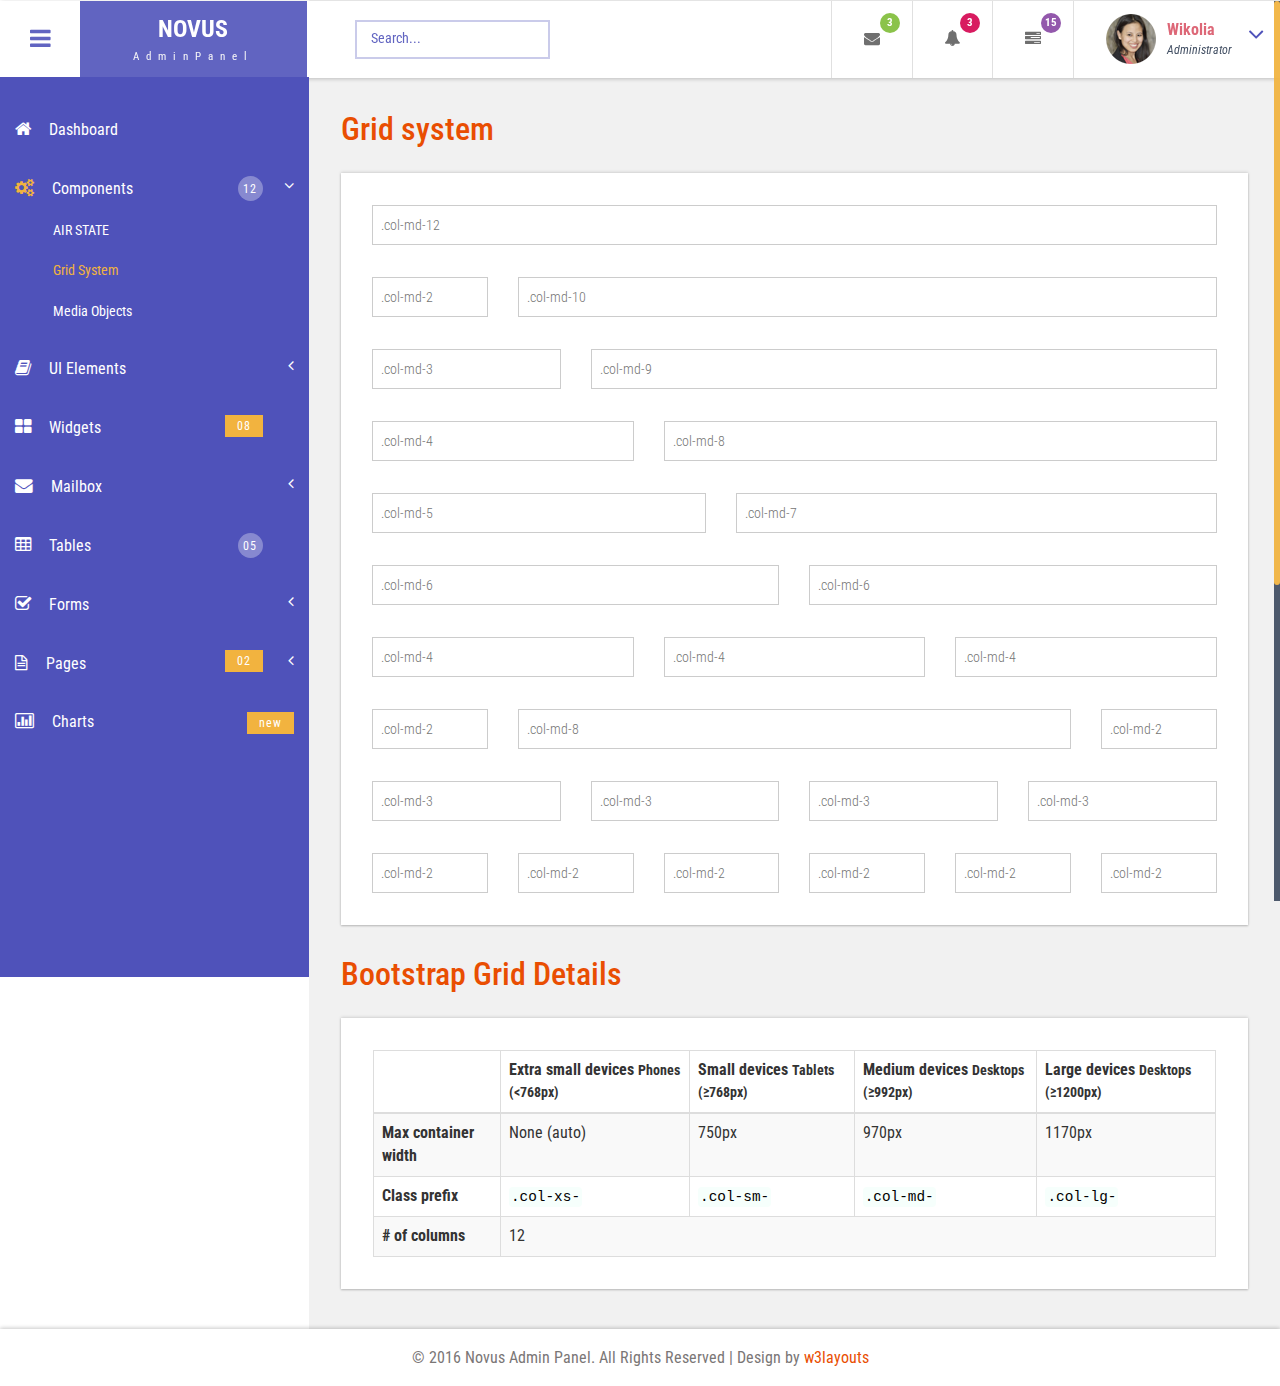
<file: office/grids.html>
<!--
Author: W3layouts
Author URL: http://w3layouts.com
License: Creative Commons Attribution 3.0 Unported
License URL: http://creativecommons.org/licenses/by/3.0/
-->
<!DOCTYPE HTML>
<html>
<head>
<title>Novus Admin Panel an Admin Panel Category Flat Bootstrap Responsive Website Template | Grids :: w3layouts</title>
<meta name="viewport" content="width=device-width, initial-scale=1">
<meta http-equiv="Content-Type" content="text/html; charset=utf-8" />
<meta name="keywords" content="Novus Admin Panel Responsive web template, Bootstrap Web Templates, Flat Web Templates, Android Compatible web template, 
SmartPhone Compatible web template, free WebDesigns for Nokia, Samsung, LG, SonyEricsson, Motorola web design" />
<script type="application/x-javascript"> addEventListener("load", function() { setTimeout(hideURLbar, 0); }, false); function hideURLbar(){ window.scrollTo(0,1); } </script>
<!-- Bootstrap Core CSS -->
<link href="css/bootstrap.css" rel='stylesheet' type='text/css' />
<!-- Custom CSS -->
<link href="css/style.css" rel='stylesheet' type='text/css' />
<!-- font CSS -->
<!-- font-awesome icons -->
<link href="css/font-awesome.css" rel="stylesheet"> 
<!-- //font-awesome icons -->
 <!-- js-->
<script src="js/jquery-1.11.1.min.js"></script>
<script src="js/modernizr.custom.js"></script>
<!--webfonts-->
<link href='//fonts.googleapis.com/css?family=Roboto+Condensed:400,300,300italic,400italic,700,700italic' rel='stylesheet' type='text/css'>
<!--//webfonts--> 
<!--animate-->
<link href="css/animate.css" rel="stylesheet" type="text/css" media="all">
<script src="js/wow.min.js"></script>
	<script>
		 new WOW().init();
	</script>
<!--//end-animate-->
<!-- Metis Menu -->
<script src="js/metisMenu.min.js"></script>
<script src="js/custom.js"></script>
<link href="css/custom.css" rel="stylesheet">
<!--//Metis Menu -->
</head> 
<body class="cbp-spmenu-push">
	<div class="main-content">
		<!--left-fixed -navigation-->
		<div class=" sidebar" role="navigation">
            <div class="navbar-collapse">
				<nav class="cbp-spmenu cbp-spmenu-vertical cbp-spmenu-left" id="cbp-spmenu-s1">
					<ul class="nav" id="side-menu">
						<li>
							<a href="index.php"><i class="fa fa-home nav_icon"></i>Dashboard</a>
						</li>
						<li>
							<a href="#"><i class="fa fa-cogs nav_icon"></i>Components <span class="nav-badge">12</span> <span class="fa arrow"></span></a>
							<ul class="nav nav-second-level collapse">
								<li>
									<a href="airstate.php">AIR STATE</a>
								</li>
								<li>
									<a href="grids.html">Grid System</a>
								</li>
								<li>
									<a href="media.html">Media Objects</a>
								</li>
							</ul>
							<!-- /nav-second-level -->
						</li>
						<li class="">
							<a href="#"><i class="fa fa-book nav_icon"></i>UI Elements <span class="fa arrow"></span></a>
							<ul class="nav nav-second-level collapse">
								<li>
									<a href="general.html">General<span class="nav-badge-btm">08</span></a>
								</li>
								<li>
									<a href="typography.html">Typography</a>
								</li>
							</ul>
							<!-- /nav-second-level -->
						</li>
						<li>
							<a href="widgets.html"><i class="fa fa-th-large nav_icon"></i>Widgets <span class="nav-badge-btm">08</span></a>
						</li>
						<li>
							<a href="#"><i class="fa fa-envelope nav_icon"></i>Mailbox<span class="fa arrow"></span></a>
							<ul class="nav nav-second-level collapse">
								<li>
									<a href="inbox.html">Inbox <span class="nav-badge-btm">05</span></a>
								</li>
								<li>
									<a href="compose.html">Compose email</a>
								</li>
							</ul>
							<!-- //nav-second-level -->
						</li>
						<li>
							<a href="tables.html"><i class="fa fa-table nav_icon"></i>Tables <span class="nav-badge">05</span></a>
						</li>
						<li>
							<a href="#"><i class="fa fa-check-square-o nav_icon"></i>Forms<span class="fa arrow"></span></a>
							<ul class="nav nav-second-level collapse">
								<li>
									<a href="forms.html">Basic Forms <span class="nav-badge-btm">07</span></a>
								</li>
								<li>
									<a href="validation.html">Validation</a>
								</li>
							</ul>
							<!-- //nav-second-level -->
						</li>
						<li>
							<a href="#"><i class="fa fa-file-text-o nav_icon"></i>Pages<span class="nav-badge-btm">02</span><span class="fa arrow"></span></a>
							<ul class="nav nav-second-level collapse">
								<li>
									<a href="login.html">Login</a>
								</li>
								<li>
									<a href="signup.html">SignUp</a>
								</li>
								<li>
									<a href="blank-page.html">Blank Page</a>
								</li>
							</ul>
							<!-- //nav-second-level -->
						</li>
						<li>
							<a href="charts.html" class="chart-nav"><i class="fa fa-bar-chart nav_icon"></i>Charts <span class="nav-badge-btm pull-right">new</span></a>
						</li>
					</ul>
					<div class="clearfix"> </div>
					<!-- //sidebar-collapse -->
				</nav>
			</div>
		</div>
		<!--left-fixed -navigation-->
		<!-- header-starts -->
		<div class="sticky-header header-section ">
			<div class="header-left">
				<!--toggle button start-->
				<button id="showLeftPush"><i class="fa fa-bars"></i></button>
				<!--toggle button end-->
				<!--logo -->
				<div class="logo">
					<a href="index.html">
						<h1>NOVUS</h1>
						<span>AdminPanel</span>
					</a>
				</div>
				<!--//logo-->
				<!--search-box-->
				<div class="search-box">
					<form class="input">
						<input class="sb-search-input input__field--madoka" placeholder="Search..." type="search" id="input-31" />
						<label class="input__label" for="input-31">
							<svg class="graphic" width="100%" height="100%" viewBox="0 0 404 77" preserveAspectRatio="none">
								<path d="m0,0l404,0l0,77l-404,0l0,-77z"/>
							</svg>
						</label>
					</form>
				</div><!--//end-search-box-->
				<div class="clearfix"> </div>
			</div>
			<div class="header-right">
				<div class="profile_details_left"><!--notifications of menu start -->
					<ul class="nofitications-dropdown">
						<li class="dropdown head-dpdn">
							<a href="#" class="dropdown-toggle" data-toggle="dropdown" aria-expanded="false"><i class="fa fa-envelope"></i><span class="badge">3</span></a>
							<ul class="dropdown-menu">
								<li>
									<div class="notification_header">
										<h3>You have 3 new messages</h3>
									</div>
								</li>
								<li><a href="#">
								   <div class="user_img"><img src="images/1.png" alt=""></div>
								   <div class="notification_desc">
									<p>Lorem ipsum dolor amet</p>
									<p><span>1 hour ago</span></p>
									</div>
								   <div class="clearfix"></div>	
								</a></li>
								<li class="odd"><a href="#">
									<div class="user_img"><img src="images/2.png" alt=""></div>
								   <div class="notification_desc">
									<p>Lorem ipsum dolor amet </p>
									<p><span>1 hour ago</span></p>
									</div>
								  <div class="clearfix"></div>	
								</a></li>
								<li><a href="#">
								   <div class="user_img"><img src="images/3.png" alt=""></div>
								   <div class="notification_desc">
									<p>Lorem ipsum dolor amet </p>
									<p><span>1 hour ago</span></p>
									</div>
								   <div class="clearfix"></div>	
								</a></li>
								<li>
									<div class="notification_bottom">
										<a href="#">See all messages</a>
									</div> 
								</li>
							</ul>
						</li>
						<li class="dropdown head-dpdn">
							<a href="#" class="dropdown-toggle" data-toggle="dropdown" aria-expanded="false"><i class="fa fa-bell"></i><span class="badge blue">3</span></a>
							<ul class="dropdown-menu">
								<li>
									<div class="notification_header">
										<h3>You have 3 new notification</h3>
									</div>
								</li>
								<li><a href="#">
									<div class="user_img"><img src="images/2.png" alt=""></div>
								   <div class="notification_desc">
									<p>Lorem ipsum dolor amet</p>
									<p><span>1 hour ago</span></p>
									</div>
								  <div class="clearfix"></div>	
								 </a></li>
								 <li class="odd"><a href="#">
									<div class="user_img"><img src="images/1.png" alt=""></div>
								   <div class="notification_desc">
									<p>Lorem ipsum dolor amet </p>
									<p><span>1 hour ago</span></p>
									</div>
								   <div class="clearfix"></div>	
								 </a></li>
								 <li><a href="#">
									<div class="user_img"><img src="images/3.png" alt=""></div>
								   <div class="notification_desc">
									<p>Lorem ipsum dolor amet </p>
									<p><span>1 hour ago</span></p>
									</div>
								   <div class="clearfix"></div>	
								 </a></li>
								 <li>
									<div class="notification_bottom">
										<a href="#">See all notifications</a>
									</div> 
								</li>
							</ul>
						</li>	
						<li class="dropdown head-dpdn">
							<a href="#" class="dropdown-toggle" data-toggle="dropdown" aria-expanded="false"><i class="fa fa-tasks"></i><span class="badge blue1">15</span></a>
							<ul class="dropdown-menu">
								<li>
									<div class="notification_header">
										<h3>You have 8 pending task</h3>
									</div>
								</li>
								<li><a href="#">
									<div class="task-info">
										<span class="task-desc">Database update</span><span class="percentage">40%</span>
										<div class="clearfix"></div>	
									</div>
									<div class="progress progress-striped active">
										<div class="bar yellow" style="width:40%;"></div>
									</div>
								</a></li>
								<li><a href="#">
									<div class="task-info">
										<span class="task-desc">Dashboard done</span><span class="percentage">90%</span>
									   <div class="clearfix"></div>	
									</div>
									<div class="progress progress-striped active">
										 <div class="bar green" style="width:90%;"></div>
									</div>
								</a></li>
								<li><a href="#">
									<div class="task-info">
										<span class="task-desc">Mobile App</span><span class="percentage">33%</span>
										<div class="clearfix"></div>	
									</div>
								   <div class="progress progress-striped active">
										 <div class="bar red" style="width: 33%;"></div>
									</div>
								</a></li>
								<li><a href="#">
									<div class="task-info">
										<span class="task-desc">Issues fixed</span><span class="percentage">80%</span>
									   <div class="clearfix"></div>	
									</div>
									<div class="progress progress-striped active">
										 <div class="bar  blue" style="width: 80%;"></div>
									</div>
								</a></li>
								<li>
									<div class="notification_bottom">
										<a href="#">See all pending tasks</a>
									</div> 
								</li>
							</ul>
						</li>	
					</ul>
					<div class="clearfix"> </div>
				</div>
				<!--notification menu end -->
				<div class="profile_details">		
					<ul>
						<li class="dropdown profile_details_drop">
							<a href="#" class="dropdown-toggle" data-toggle="dropdown" aria-expanded="false">
								<div class="profile_img">	
									<span class="prfil-img"><img src="images/a.png" alt=""> </span> 
									<div class="user-name">
										<p>Wikolia</p>
										<span>Administrator</span>
									</div>
									<i class="fa fa-angle-down lnr"></i>
									<i class="fa fa-angle-up lnr"></i>
									<div class="clearfix"></div>	
								</div>	
							</a>
							<ul class="dropdown-menu drp-mnu">
								<li> <a href="#"><i class="fa fa-cog"></i> Settings</a> </li> 
								<li> <a href="#"><i class="fa fa-user"></i> Profile</a> </li> 
								<li> <a href="#"><i class="fa fa-sign-out"></i> Logout</a> </li>
							</ul>
						</li>
					</ul>
				</div>
				<div class="clearfix"> </div>	
			</div>
			<div class="clearfix"> </div>	
		</div>
		<!-- //header-ends -->
		<!-- main content start-->
		<div id="page-wrapper">
			<div class="main-page">
				<h3 class="title1">Grid system</h3>
				<div class="grids widget-shadow">
					<div class="form-group">
						<div class="">
							<div class="col-md-12">
								<input type="text" class="form-control1" placeholder=".col-md-12">
							</div>
							<div class="clearfix"> </div>
						</div>
					</div>
					<div class="form-group">
						<div class="row">
							<div class="col-md-2 grid_box1">
								<input type="text" class="form-control1" placeholder=".col-md-2">
							</div>
							<div class="col-md-10">
								<input type="text" class="form-control1" placeholder=".col-md-10">
							</div>
							<div class="clearfix"> </div>
						</div>
					</div>
					<div class="form-group">
						<div class="row">
							<div class="col-md-3 grid_box1">
								<input type="text" class="form-control1" placeholder=".col-md-3">
							</div>
							<div class="col-md-9">
								<input type="text" class="form-control1" placeholder=".col-md-9">
							</div>
							<div class="clearfix"> </div>
						</div>
					</div>
					<div class="form-group">
						<div class="row">
							<div class="col-md-4 grid_box1">
								<input type="text" class="form-control1" placeholder=".col-md-4">
							</div>
							<div class="col-md-8">
								<input type="text" class="form-control1" placeholder=".col-md-8">
							</div>
							<div class="clearfix"> </div>
						</div>
					</div>	
					<div class="form-group">
						<div class="row">
							<div class="col-md-5 grid_box1">
								<input type="text" class="form-control1" placeholder=".col-md-5">
							</div>
							<div class="col-md-7">
								<input type="text" class="form-control1" placeholder=".col-md-7">
							</div>
							<div class="clearfix"> </div>
						</div>
					</div>
					<div class="form-group">
						<div class="row">
							<div class="col-md-6 grid_box1">
								<input type="text" class="form-control1" placeholder=".col-md-6">
							</div>
							<div class="col-md-6">
								<input type="text" class="form-control1" placeholder=".col-md-6">
							</div>
							<div class="clearfix"> </div>
						</div>
					</div>	
					<div class="form-group">
						<div class="row">
							<div class="col-md-4 grid_box1">
								<input type="text" class="form-control1" placeholder=".col-md-4">
							</div>
							<div class="col-md-4 grid_box1">
								<input type="text" class="form-control1" placeholder=".col-md-4">
							</div>
							<div class="col-md-4">
								<input type="text" class="form-control1" placeholder=".col-md-4">
							</div>
							<div class="clearfix"> </div>
						</div>
					</div>	
					<div class="form-group">
						<div class="row">
							<div class="col-md-2 grid_box1">
								<input type="text" class="form-control1" placeholder=".col-md-2">
							</div>
							<div class="col-md-8 grid_box1">
								<input type="text" class="form-control1" placeholder=".col-md-8">
							</div>
							<div class="col-md-2">
								<input type="text" class="form-control1" placeholder=".col-md-2">
							</div>
							<div class="clearfix"> </div>
						</div>
					</div>	
					<div class="form-group">
						<div class="row">
							<div class="col-md-3 grid_box1">
								<input type="text" class="form-control1" placeholder=".col-md-3">
							</div>
							<div class="col-md-3 grid_box1">
								<input type="text" class="form-control1" placeholder=".col-md-3">
							</div>
							<div class="col-md-3 grid_box1">
								<input type="text" class="form-control1" placeholder=".col-md-3">
							</div>
							<div class="col-md-3">
								<input type="text" class="form-control1" placeholder=".col-md-3">
							</div>
							<div class="clearfix"> </div>
						</div>
					</div>	
					<div class="form-group mb-n">
						<div class="row">
							<div class="col-md-2 grid_box1">
								<input type="text" class="form-control1" placeholder=".col-md-2">
							</div>
							<div class="col-md-2 grid_box1">
								<input type="text" class="form-control1" placeholder=".col-md-2">
							</div>
							<div class="col-md-2 grid_box1">
								<input type="text" class="form-control1" placeholder=".col-md-2">
							</div>
							<div class="col-md-2 grid_box1">
								<input type="text" class="form-control1" placeholder=".col-md-2">
							</div>
							<div class="col-md-2 grid_box1">
								<input type="text" class="form-control1" placeholder=".col-md-2">
							</div>
							<div class="col-md-2">
								<input type="text" class="form-control1" placeholder=".col-md-2">
							</div>
							<div class="clearfix"> </div>
						</div>
					</div>	
				</div>
				<h3 class="title1">Bootstrap Grid Details</h3>
				<div class="grid-bottom widget-shadow">
					<table class="table table-bordered table-striped no-margin grd_tble">
						<thead>
							<tr>
								<th></th>
								<th>
									Extra small devices
									<small>Phones (&lt;768px)</small>
								</th>
								<th>
									Small devices
									<small>Tablets (≥768px)</small>
								</th>
								<th>
									Medium devices
									<small>Desktops (≥992px)</small>
								</th>
								<th>
									Large devices
									<small>Desktops (≥1200px)</small>
								</th>
							</tr>
						</thead>
						<tbody>
							<tr>
								<th>Max container width</th>
								<td>None (auto)</td>
								<td>750px</td>
								<td>970px</td>
								<td>1170px</td>
							</tr>
							<tr>
								<th>Class prefix</th>
								<td><code>.col-xs-</code></td>
								<td><code>.col-sm-</code></td>
								<td><code>.col-md-</code></td>
								<td><code>.col-lg-</code></td>
							</tr>
							<tr>
								<th># of columns</th>
								<td colspan="4">12</td>
							</tr>
						</tbody>
					</table>
				</div>
			</div>
		</div>
		<!--footer-->
		<div class="footer">
		   <p>&copy; 2016 Novus Admin Panel. All Rights Reserved | Design by <a href="https://w3layouts.com/" target="_blank">w3layouts</a></p>
		</div>
        <!--//footer-->
	</div>
	<!-- Classie -->
		<script src="js/classie.js"></script>
		<script>
			var menuLeft = document.getElementById( 'cbp-spmenu-s1' ),
				showLeftPush = document.getElementById( 'showLeftPush' ),
				body = document.body;
				
			showLeftPush.onclick = function() {
				classie.toggle( this, 'active' );
				classie.toggle( body, 'cbp-spmenu-push-toright' );
				classie.toggle( menuLeft, 'cbp-spmenu-open' );
				disableOther( 'showLeftPush' );
			};
			
			function disableOther( button ) {
				if( button !== 'showLeftPush' ) {
					classie.toggle( showLeftPush, 'disabled' );
				}
			}
		</script>
	<!--scrolling js-->
	<script src="js/jquery.nicescroll.js"></script>
	<script src="js/scripts.js"></script>
	<!--//scrolling js-->
	<!-- Bootstrap Core JavaScript -->
   <script src="js/bootstrap.js"> </script>
</body>
</html>
</file>
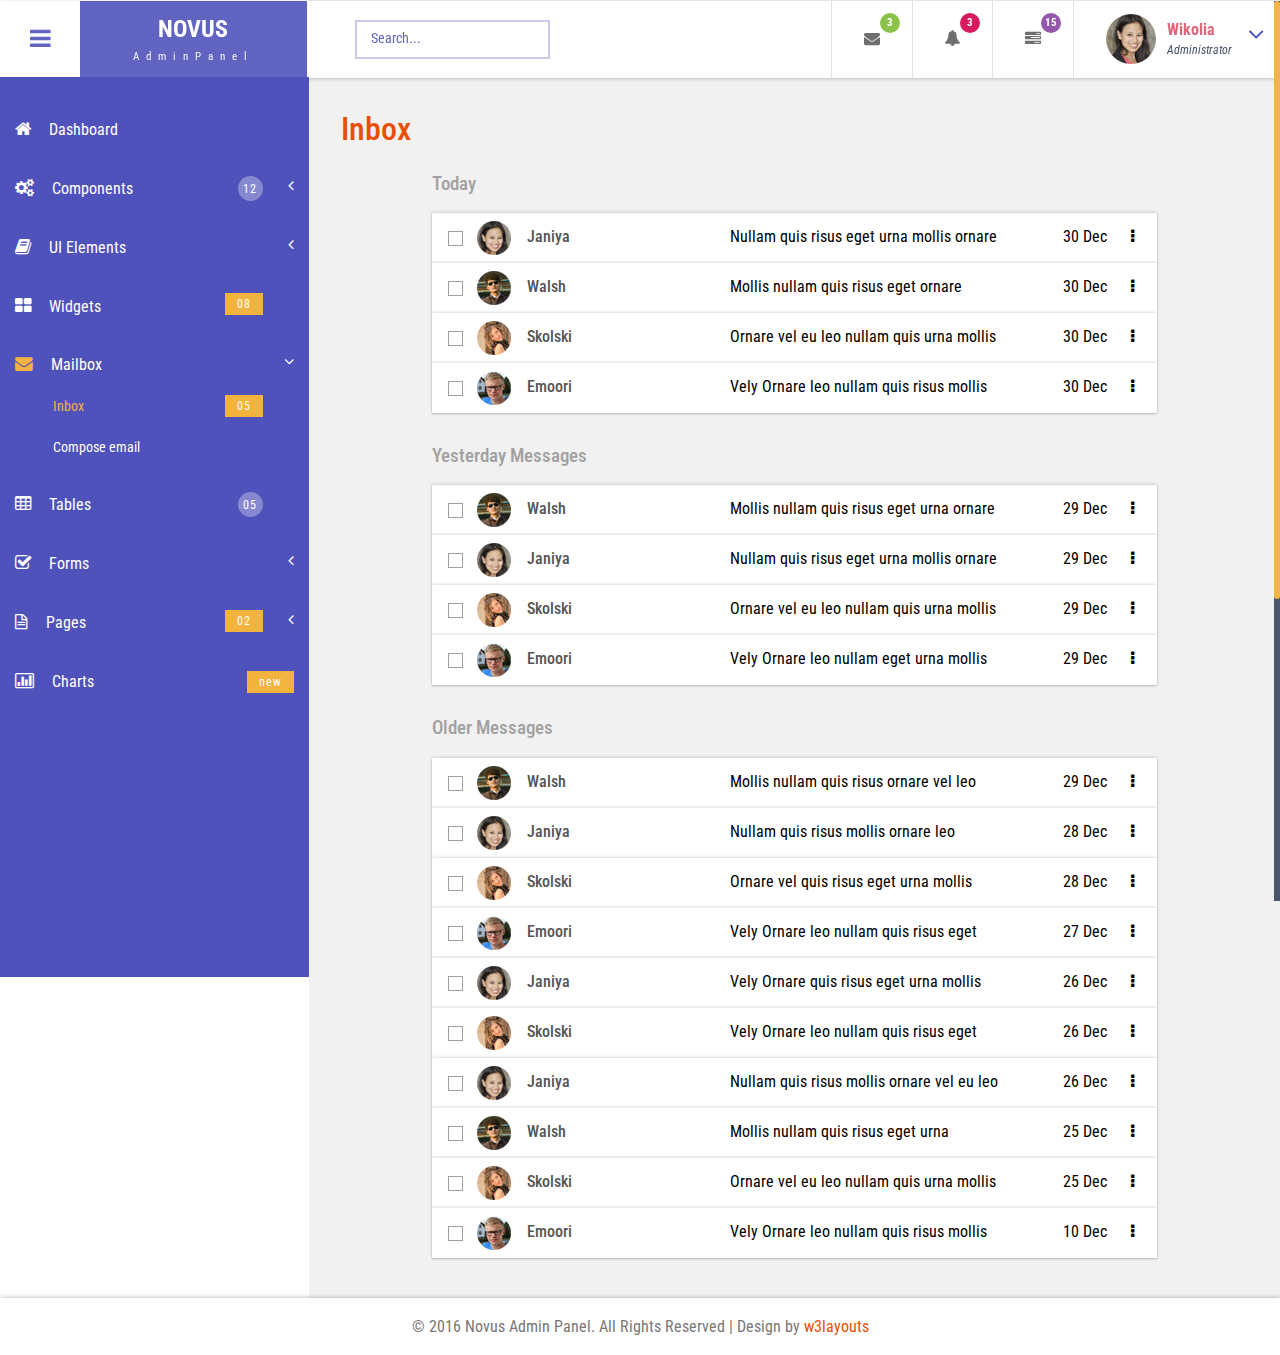
<file: office/inbox.html>
<!--
Author: W3layouts
Author URL: http://w3layouts.com
License: Creative Commons Attribution 3.0 Unported
License URL: http://creativecommons.org/licenses/by/3.0/
-->
<!DOCTYPE HTML>
<html>
<head>
<title>Novus Admin Panel an Admin Panel Category Flat Bootstrap Responsive Website Template | Inbox :: w3layouts</title>
<meta name="viewport" content="width=device-width, initial-scale=1">
<meta http-equiv="Content-Type" content="text/html; charset=utf-8" />
<meta name="keywords" content="Novus Admin Panel Responsive web template, Bootstrap Web Templates, Flat Web Templates, Android Compatible web template, 
SmartPhone Compatible web template, free WebDesigns for Nokia, Samsung, LG, SonyEricsson, Motorola web design" />
<script type="application/x-javascript"> addEventListener("load", function() { setTimeout(hideURLbar, 0); }, false); function hideURLbar(){ window.scrollTo(0,1); } </script>
<!-- Bootstrap Core CSS -->
<link href="css/bootstrap.css" rel='stylesheet' type='text/css' />
<!-- Custom CSS -->
<link href="css/style.css" rel='stylesheet' type='text/css' />
<!-- font CSS -->
<!-- font-awesome icons -->
<link href="css/font-awesome.css" rel="stylesheet"> 
<!-- //font-awesome icons -->
 <!-- js-->
<script src="js/jquery-1.11.1.min.js"></script>
<script src="js/modernizr.custom.js"></script>
<!--webfonts-->
<link href='//fonts.googleapis.com/css?family=Roboto+Condensed:400,300,300italic,400italic,700,700italic' rel='stylesheet' type='text/css'>
<!--//webfonts--> 
<!--animate-->
<link href="css/animate.css" rel="stylesheet" type="text/css" media="all">
<script src="js/wow.min.js"></script>
	<script>
		 new WOW().init();
	</script>
<!--//end-animate-->
<!-- Metis Menu -->
<script src="js/metisMenu.min.js"></script>
<script src="js/custom.js"></script>
<link href="css/custom.css" rel="stylesheet">
<!--//Metis Menu -->
</head> 
<body class="cbp-spmenu-push">
	<div class="main-content">
		<!--left-fixed -navigation-->
		<div class=" sidebar" role="navigation">
            <div class="navbar-collapse">
				<nav class="cbp-spmenu cbp-spmenu-vertical cbp-spmenu-left" id="cbp-spmenu-s1">
					<ul class="nav" id="side-menu">
						<li>
							<a href="index.html"><i class="fa fa-home nav_icon"></i>Dashboard</a>
						</li>
						<li>
							<a href="#"><i class="fa fa-cogs nav_icon"></i>Components <span class="nav-badge">12</span> <span class="fa arrow"></span></a>
							<ul class="nav nav-second-level collapse">
								<li>
									<a href="grids.html">Grid System</a>
								</li>
								<li>
									<a href="media.html">Media Objects</a>
								</li>
							</ul>
							<!-- /nav-second-level -->
						</li>
						<li class="">
							<a href="#"><i class="fa fa-book nav_icon"></i>UI Elements <span class="fa arrow"></span></a>
							<ul class="nav nav-second-level collapse">
								<li>
									<a href="general.html">General<span class="nav-badge-btm">08</span></a>
								</li>
								<li>
									<a href="typography.html">Typography</a>
								</li>
							</ul>
							<!-- /nav-second-level -->
						</li>
						<li>
							<a href="widgets.html"><i class="fa fa-th-large nav_icon"></i>Widgets <span class="nav-badge-btm">08</span></a>
						</li>
						<li>
							<a href="#"><i class="fa fa-envelope nav_icon"></i>Mailbox<span class="fa arrow"></span></a>
							<ul class="nav nav-second-level collapse">
								<li>
									<a href="inbox.html">Inbox <span class="nav-badge-btm">05</span></a>
								</li>
								<li>
									<a href="compose.html">Compose email</a>
								</li>
							</ul>
							<!-- //nav-second-level -->
						</li>
						<li>
							<a href="tables.html"><i class="fa fa-table nav_icon"></i>Tables <span class="nav-badge">05</span></a>
						</li>
						<li>
							<a href="#"><i class="fa fa-check-square-o nav_icon"></i>Forms<span class="fa arrow"></span></a>
							<ul class="nav nav-second-level collapse">
								<li>
									<a href="forms.html">Basic Forms <span class="nav-badge-btm">07</span></a>
								</li>
								<li>
									<a href="validation.html">Validation</a>
								</li>
							</ul>
							<!-- //nav-second-level -->
						</li>
						<li>
							<a href="#"><i class="fa fa-file-text-o nav_icon"></i>Pages<span class="nav-badge-btm">02</span><span class="fa arrow"></span></a>
							<ul class="nav nav-second-level collapse">
								<li>
									<a href="login.html">Login</a>
								</li>
								<li>
									<a href="signup.html">SignUp</a>
								</li>
								<li>
									<a href="blank-page.html">Blank Page</a>
								</li>
							</ul>
							<!-- //nav-second-level -->
						</li>
						<li>
							<a href="charts.html" class="chart-nav"><i class="fa fa-bar-chart nav_icon"></i>Charts <span class="nav-badge-btm pull-right">new</span></a>
						</li>
					</ul>
					<div class="clearfix"> </div>
					<!-- //sidebar-collapse -->
				</nav>
			</div>
		</div>
		<!--left-fixed -navigation-->
		<!-- header-starts -->
		<div class="sticky-header header-section ">
			<div class="header-left">
				<!--toggle button start-->
				<button id="showLeftPush"><i class="fa fa-bars"></i></button>
				<!--toggle button end-->
				<!--logo -->
				<div class="logo">
					<a href="index.html">
						<h1>NOVUS</h1>
						<span>AdminPanel</span>
					</a>
				</div>
				<!--//logo-->
				<!--search-box-->
				<div class="search-box">
					<form class="input">
						<input class="sb-search-input input__field--madoka" placeholder="Search..." type="search" id="input-31" />
						<label class="input__label" for="input-31">
							<svg class="graphic" width="100%" height="100%" viewBox="0 0 404 77" preserveAspectRatio="none">
								<path d="m0,0l404,0l0,77l-404,0l0,-77z"/>
							</svg>
						</label>
					</form>
				</div><!--//end-search-box-->
				<div class="clearfix"> </div>
			</div>
			<div class="header-right">
				<div class="profile_details_left"><!--notifications of menu start -->
					<ul class="nofitications-dropdown">
						<li class="dropdown head-dpdn">
							<a href="#" class="dropdown-toggle" data-toggle="dropdown" aria-expanded="false"><i class="fa fa-envelope"></i><span class="badge">3</span></a>
							<ul class="dropdown-menu">
								<li>
									<div class="notification_header">
										<h3>You have 3 new messages</h3>
									</div>
								</li>
								<li><a href="#">
								   <div class="user_img"><img src="images/1.png" alt=""></div>
								   <div class="notification_desc">
									<p>Lorem ipsum dolor amet</p>
									<p><span>1 hour ago</span></p>
									</div>
								   <div class="clearfix"></div>	
								</a></li>
								<li class="odd"><a href="#">
									<div class="user_img"><img src="images/2.png" alt=""></div>
								   <div class="notification_desc">
									<p>Lorem ipsum dolor amet </p>
									<p><span>1 hour ago</span></p>
									</div>
								  <div class="clearfix"></div>	
								</a></li>
								<li><a href="#">
								   <div class="user_img"><img src="images/3.png" alt=""></div>
								   <div class="notification_desc">
									<p>Lorem ipsum dolor amet </p>
									<p><span>1 hour ago</span></p>
									</div>
								   <div class="clearfix"></div>	
								</a></li>
								<li>
									<div class="notification_bottom">
										<a href="#">See all messages</a>
									</div> 
								</li>
							</ul>
						</li>
						<li class="dropdown head-dpdn">
							<a href="#" class="dropdown-toggle" data-toggle="dropdown" aria-expanded="false"><i class="fa fa-bell"></i><span class="badge blue">3</span></a>
							<ul class="dropdown-menu">
								<li>
									<div class="notification_header">
										<h3>You have 3 new notification</h3>
									</div>
								</li>
								<li><a href="#">
									<div class="user_img"><img src="images/2.png" alt=""></div>
								   <div class="notification_desc">
									<p>Lorem ipsum dolor amet</p>
									<p><span>1 hour ago</span></p>
									</div>
								  <div class="clearfix"></div>	
								 </a></li>
								 <li class="odd"><a href="#">
									<div class="user_img"><img src="images/1.png" alt=""></div>
								   <div class="notification_desc">
									<p>Lorem ipsum dolor amet </p>
									<p><span>1 hour ago</span></p>
									</div>
								   <div class="clearfix"></div>	
								 </a></li>
								 <li><a href="#">
									<div class="user_img"><img src="images/3.png" alt=""></div>
								   <div class="notification_desc">
									<p>Lorem ipsum dolor amet </p>
									<p><span>1 hour ago</span></p>
									</div>
								   <div class="clearfix"></div>	
								 </a></li>
								 <li>
									<div class="notification_bottom">
										<a href="#">See all notifications</a>
									</div> 
								</li>
							</ul>
						</li>	
						<li class="dropdown head-dpdn">
							<a href="#" class="dropdown-toggle" data-toggle="dropdown" aria-expanded="false"><i class="fa fa-tasks"></i><span class="badge blue1">15</span></a>
							<ul class="dropdown-menu">
								<li>
									<div class="notification_header">
										<h3>You have 8 pending task</h3>
									</div>
								</li>
								<li><a href="#">
									<div class="task-info">
										<span class="task-desc">Database update</span><span class="percentage">40%</span>
										<div class="clearfix"></div>	
									</div>
									<div class="progress progress-striped active">
										<div class="bar yellow" style="width:40%;"></div>
									</div>
								</a></li>
								<li><a href="#">
									<div class="task-info">
										<span class="task-desc">Dashboard done</span><span class="percentage">90%</span>
									   <div class="clearfix"></div>	
									</div>
									<div class="progress progress-striped active">
										 <div class="bar green" style="width:90%;"></div>
									</div>
								</a></li>
								<li><a href="#">
									<div class="task-info">
										<span class="task-desc">Mobile App</span><span class="percentage">33%</span>
										<div class="clearfix"></div>	
									</div>
								   <div class="progress progress-striped active">
										 <div class="bar red" style="width: 33%;"></div>
									</div>
								</a></li>
								<li><a href="#">
									<div class="task-info">
										<span class="task-desc">Issues fixed</span><span class="percentage">80%</span>
									   <div class="clearfix"></div>	
									</div>
									<div class="progress progress-striped active">
										 <div class="bar  blue" style="width: 80%;"></div>
									</div>
								</a></li>
								<li>
									<div class="notification_bottom">
										<a href="#">See all pending tasks</a>
									</div> 
								</li>
							</ul>
						</li>	
					</ul>
					<div class="clearfix"> </div>
				</div>
				<!--notification menu end -->
				<div class="profile_details">		
					<ul>
						<li class="dropdown profile_details_drop">
							<a href="#" class="dropdown-toggle" data-toggle="dropdown" aria-expanded="false">
								<div class="profile_img">	
									<span class="prfil-img"><img src="images/a.png" alt=""> </span> 
									<div class="user-name">
										<p>Wikolia</p>
										<span>Administrator</span>
									</div>
									<i class="fa fa-angle-down lnr"></i>
									<i class="fa fa-angle-up lnr"></i>
									<div class="clearfix"></div>	
								</div>	
							</a>
							<ul class="dropdown-menu drp-mnu">
								<li> <a href="#"><i class="fa fa-cog"></i> Settings</a> </li> 
								<li> <a href="#"><i class="fa fa-user"></i> Profile</a> </li> 
								<li> <a href="#"><i class="fa fa-sign-out"></i> Logout</a> </li>
							</ul>
						</li>
					</ul>
				</div>
				<div class="clearfix"> </div>	
			</div>
			<div class="clearfix"> </div>	
		</div>
		<!-- //header-ends -->
		<!-- main content start-->
		<div id="page-wrapper">
			<div class="main-page">
				<h3 class="title1">Inbox</h3>
				<div class="inbox-page">
					<h4>Today</h4>
					<div class="inbox-row widget-shadow" id="accordion" role="tablist" aria-multiselectable="true">
						<div class="mail "> <input type="checkbox" class="checkbox"> </div>
						<div class="mail"><img src="images/i1.png" alt=""/></div>
						<div class="mail mail-name"> <h6>Janiya</h6> </div>
						<a role="button" data-toggle="collapse" data-parent="#accordion" href="#collapseOne" aria-expanded="true" aria-controls="collapseOne">
							<div class="mail"><p>Nullam quis risus eget urna mollis ornare</p></div>
						</a>
						<div class="mail-right">
							<div class="dropdown">
								<a href="#"  data-toggle="dropdown" aria-expanded="false">
									<p><i class="fa fa-ellipsis-v mail-icon"></i></p>
								</a>
								<ul class="dropdown-menu float-right">
									<li>
										<a role="button" data-toggle="collapse" data-parent="#accordion" href="#collapseOne" aria-expanded="true" aria-controls="collapseOne">
											<i class="fa fa-reply mail-icon"></i>
											Reply
										</a>
									</li>
									<li>
										<a href="#" title="">
											<i class="fa fa-download mail-icon"></i>
											Archive
										</a>
									</li>
									<li>
										<a href="#" class="font-red" title="">
											<i class="fa fa-trash-o mail-icon"></i>
											Delete
										</a>
									</li>
								</ul>
							</div> 
						</div>
						<div class="mail-right"><p>30 Dec</p></div>
						<div class="clearfix"> </div>
						<div id="collapseOne" class="panel-collapse collapse" role="tabpanel" aria-labelledby="headingOne">
							<div class="mail-body">
								<p>Anim pariatur cliche reprehenderit, enim eiusmod high life accusamus terry richardson ad squid. 3 wolf moon officia aute, non cupidatat skateboard dolor brunch. Food truck quinoa nesciunt laborum eiusmod. Brunch 3 wolf moon tempor.</p>
								<form>
									<input type="text" placeholder="Reply to sender" required="">
									<input type="submit" value="Send">
								</form>
							</div>
						</div>
					</div>
					<div class="inbox-row widget-shadow" id="accordion1" role="tablist" aria-multiselectable="true">
						<div class="mail "> <input type="checkbox" class="checkbox"> </div>
						<div class="mail"><img src="images/i2.png" alt=""/></div>
						<div class="mail mail-name"><h6>Walsh</h6></div>
						<a role="button" data-toggle="collapse" data-parent="#accordion" href="#collapseTwo" aria-expanded="true" aria-controls="collapseTwo">
							<div class="mail"><p>Mollis nullam quis risus eget ornare</p></div>
						</a>
						<div class="mail-right">
							<div class="dropdown">
								<a href="#"  data-toggle="dropdown" aria-expanded="false">
									<p><i class="fa fa-ellipsis-v mail-icon"></i></p>
								</a>
								<ul class="dropdown-menu float-right">
									<li>
										<a role="button" data-toggle="collapse" data-parent="#accordion" href="#collapseTwo" aria-expanded="true" aria-controls="collapseTwo">
											<i class="fa fa-reply mail-icon"></i>
											Reply
										</a>
									</li>
									<li>
										<a href="#" title="">
											<i class="fa fa-download mail-icon"></i>
											Archive
										</a>
									</li>
									<li>
										<a href="#" class="font-red" title="">
											<i class="fa fa-trash-o mail-icon"></i>
											Delete
										</a>
									</li>
								</ul>
							</div> 
						</div>
						<div class="mail-right"><p>30 Dec</p></div>
						<div class="clearfix"> </div>	
						<div id="collapseTwo" class="panel-collapse collapse" role="tabpanel" aria-labelledby="headingTwo">
							<div class="mail-body">
								<p>Quinoa nesciunt laborum eiusmod. Brunch 3 wolf moon tempor, sunt aliqua put a bird on it squid single-origin coffee nulla assumenda shoreditch et. Nihil anim keffiyeh helvetica, craft beer labore wes anderson cred nesciunt sapiente ea proident.</p>
								<form>
									<input type="text" placeholder="Reply to sender" required="">
									<input type="submit" value="Send">
								</form>
							</div>
						</div>
					</div>
					<div class="inbox-row widget-shadow">
						<div class="mail "> <input type="checkbox" class="checkbox"> </div>
						<div class="mail"><img src="images/i3.png" alt=""/></div>
						<div class="mail mail-name"><h6>Skolski</h6></div>
						<a role="button" data-toggle="collapse" data-parent="#accordion" href="#collapseThree" aria-expanded="true" aria-controls="collapsethree">
							<div class="mail"><p>Ornare vel eu leo nullam quis urna mollis </p></div>
						</a>
						<div class="mail-right">
							<div class="dropdown">
								<a href="#"  data-toggle="dropdown" aria-expanded="false">
									<p><i class="fa fa-ellipsis-v mail-icon"></i></p>
								</a>
								<ul class="dropdown-menu float-right">
									<li>
										<a role="button" data-toggle="collapse" data-parent="#accordion" href="#collapseThree" aria-expanded="true" aria-controls="collapseThree">
											<i class="fa fa-reply mail-icon"></i>
											Reply
										</a>
									</li>
									<li>
										<a href="#" title="">
											<i class="fa fa-download mail-icon"></i>
											Archive
										</a>
									</li>
									<li>
										<a href="#" class="font-red" title="">
											<i class="fa fa-trash-o mail-icon"></i>
											Delete
										</a>
									</li>
								</ul>
							</div> 
						</div>
						<div class="mail-right"><p>30 Dec</p></div>
						<div class="clearfix"> </div>
						<div id="collapseThree" class="panel-collapse collapse" role="tabpanel" aria-labelledby="headingThree">
							<div class="mail-body">
								<p>Food truck quinoa nesciunt laborum eiusmod. Brunch 3 wolf moon tempor, sunt aliqua put a bird on it squid single-origin coffee nulla assumenda shoreditch et. Nihil anim keffiyeh helvetica, craft beer labore wes anderson cred nesciunt sapiente ea proident.</p>
								<form>
									<input type="text" placeholder="Reply to sender" required="">
									<input type="submit" value="Send">
								</form>
							</div>
						</div>
					</div>
					<div class="inbox-row widget-shadow">
						<div class="mail "> <input type="checkbox" class="checkbox"> </div>
						<div class="mail"><img src="images/i4.png" alt=""/></div>
						<div class="mail mail-name"><h6>Emoori</h6></div>
						<a role="button" data-toggle="collapse" data-parent="#accordion" href="#collapseFour" aria-expanded="true" aria-controls="collapseFour">
							<div class="mail"><p>Vely Ornare  leo nullam quis risus mollis </p></div>
						</a>
						<div class="mail-right">
							<div class="dropdown">
								<a href="#"  data-toggle="dropdown" aria-expanded="false">
									<p><i class="fa fa-ellipsis-v mail-icon"></i></p>
								</a>
								<ul class="dropdown-menu float-right">
									<li>
										<a role="button" data-toggle="collapse" data-parent="#accordion" href="#collapseFour" aria-expanded="true" aria-controls="collapsefour">
											<i class="fa fa-reply mail-icon"></i>
											Reply
										</a>
									</li>
									<li>
										<a href="#" title="">
											<i class="fa fa-download mail-icon"></i>
											Archive
										</a>
									</li>
									<li>
										<a href="#" class="font-red" title="">
											<i class="fa fa-trash-o mail-icon"></i>
											Delete
										</a>
									</li>
								</ul>
							</div> 
						</div>
						<div class="mail-right"><p>30 Dec</p></div>
						<div class="clearfix"> </div>
						<div id="collapseFour" class="panel-collapse collapse" role="tabpanel" aria-labelledby="headingFour">
							<div class="mail-body">
								<p> Brunch 3 wolf moon tempor, sunt aliqua put a bird on it squid single-origin coffee nulla assumenda shoreditch et. Nihil anim keffiyeh helvetica, craft beer labore wes anderson cred nesciunt sapiente ea proident.</p>
								<form>
									<input type="text" placeholder="Reply to sender" required="">
									<input type="submit" value="Send">
								</form>
							</div>
						</div>
					</div>
				</div>
				<div class="inbox-page row">
					<h4>Yesterday Messages</h4>
					<div class="inbox-row widget-shadow">
						<div class="mail "> <input type="checkbox" class="checkbox"> </div>
						<div class="mail"><img src="images/i2.png" alt=""/></div>
						<div class="mail mail-name"><h6> Walsh </h6></div>
						<a role="button" data-toggle="collapse" data-parent="#accordion" href="#collapseFive" aria-expanded="true" aria-controls="collapseFive">
							<div class="mail"><p>Mollis nullam quis risus eget urna  ornare</p></div>
						</a>
						<div class="mail-right">
							<div class="dropdown">
								<a href="#"  data-toggle="dropdown" aria-expanded="false">
									<p><i class="fa fa-ellipsis-v mail-icon"></i></p>
								</a>
								<ul class="dropdown-menu float-right">
									<li>
										<a role="button" data-toggle="collapse" data-parent="#accordion" href="#collapseFive" aria-expanded="true" aria-controls="collapseFive">
											<i class="fa fa-reply mail-icon"></i>
											Reply
										</a>
									</li>
									<li>
										<a href="#" title="">
											<i class="fa fa-download mail-icon"></i>
											Archive
										</a>
									</li>
									<li>
										<a href="#" class="font-red" title="">
											<i class="fa fa-trash-o mail-icon"></i>
											Delete
										</a>
									</li>
								</ul>
							</div> 
						</div>
						<div class="mail-right"><p>29 Dec</p></div>
						<div class="clearfix"> </div>
						<div id="collapseFive" class="panel-collapse collapse" role="tabpanel" aria-labelledby="headingFive">
							<div class="mail-body">
								<p>Anim pariatur cliche reprehenderit, enim eiusmod high life accusamus terry richardson ad squid. 3 wolf moon officia aute, non cupidatat skateboard dolor brunch Brunch 3 wolf moon tempor, sunt aliqua put a bird on it squid single-origin coffee nulla assumenda shoreditch Nihil.</p>
								<form>
									<input type="text" placeholder="Reply to sender" required="">
									<input type="submit" value="Send">
								</form>
							</div>
						</div>
					</div>
					<div class="inbox-row widget-shadow">
						<div class="mail "> <input type="checkbox" class="checkbox"> </div>
						<div class="mail"><img src="images/i1.png" alt=""/></div>
						<div class="mail mail-name"><h6>Janiya</h6></div>
						<a role="button" data-toggle="collapse" data-parent="#accordion" href="#collapseSix" aria-expanded="true" aria-controls="collapsesix">
							<div class="mail"><p>Nullam quis risus eget urna mollis ornare</p></div>
						</a>
						<div class="mail-right">
							<div class="dropdown">
								<a href="#"  data-toggle="dropdown" aria-expanded="false">
									<p><i class="fa fa-ellipsis-v mail-icon"></i></p>
								</a>
								<ul class="dropdown-menu float-right">
									<li>
										<a role="button" data-toggle="collapse" data-parent="#accordion" href="#collapseSix" aria-expanded="true" aria-controls="collapseSix">
											<i class="fa fa-reply mail-icon"></i>
											Reply
										</a>
									</li>
									<li>
										<a href="#" title="">
											<i class="fa fa-download mail-icon"></i>
											Archive
										</a>
									</li>
									<li>
										<a href="#" class="font-red" title="">
											<i class="fa fa-trash-o mail-icon"></i>
											Delete
										</a>
									</li>
								</ul>
							</div> 
						</div>
						<div class="mail-right"><p>29 Dec</p></div>
						<div class="clearfix"> </div>
						<div id="collapseSix" class="panel-collapse collapse" role="tabpanel" aria-labelledby="headingsix">
							<div class="mail-body">
								<p>Officia aute, non cupidatat skateboard dolor brunch. Food truck quinoa nesciunt laborum eiusmod. Brunch 3 wolf moon tempor assumenda shoreditch et. Nihil anim keffiyeh helvetica, craft beer labore wes anderson cred nesciunt sapiente ea proident.</p>
								<form>
									<input type="text" placeholder="Reply to sender" required="">
									<input type="submit" value="Send">
								</form>
							</div>
						</div>
					</div>
					<div class="inbox-row widget-shadow">
						<div class="mail "> <input type="checkbox" class="checkbox"> </div>
						<div class="mail"><img src="images/i3.png" alt=""/></div>
						<div class="mail mail-name"><h6>Skolski</h6></div>
						<a role="button" data-toggle="collapse" data-parent="#accordion" href="#collapseSev" aria-expanded="true" aria-controls="collapsesev">
							<div class="mail"><p>Ornare vel eu leo nullam quis urna mollis </p></div>
						</a>
						<div class="mail-right">
							<div class="dropdown">
								<a href="#"  data-toggle="dropdown" aria-expanded="false">
									<p><i class="fa fa-ellipsis-v mail-icon"></i></p>
								</a>
								<ul class="dropdown-menu float-right">
									<li>
										<a role="button" data-toggle="collapse" data-parent="#accordion" href="#collapseSev" aria-expanded="true" aria-controls="collapseSev">
											<i class="fa fa-reply mail-icon"></i>
											Reply
										</a>
									</li>
									<li>
										<a href="#" title="">
											<i class="fa fa-download mail-icon"></i>
											Archive
										</a>
									</li>
									<li>
										<a href="#" class="font-red" title="">
											<i class="fa fa-trash-o mail-icon"></i>
											Delete
										</a>
									</li>
								</ul>
							</div> 
						</div>
						<div class="mail-right"><p>29 Dec</p></div>
						<div class="clearfix"> </div>	
						<div id="collapseSev" class="panel-collapse collapse" role="tabpanel" aria-labelledby="headingsev">
							<div class="mail-body">
								<p>wolf moon officia aute, non cupidatat skateboard dolor brunch aliqua put a bird on it squid single-origin coffee nulla assumenda shoreditch et. Nihil anim keffiyeh helvetica, craft beer labore wes anderson cred nesciunt sapiente ea proident.</p>
								<form>
									<input type="text" placeholder="Reply to sender" required="">
									<input type="submit" value="Send">
								</form>
							</div>
						</div>
					</div>
					<div class="inbox-row widget-shadow">
						<div class="mail "> <input type="checkbox" class="checkbox"> </div>
						<div class="mail"><img src="images/i4.png" alt=""/></div>
						<div class="mail mail-name"><h6>Emoori</h6></div>
						<a role="button" data-toggle="collapse" data-parent="#accordion" href="#collapseEight" aria-expanded="true" aria-controls="collapseEight">
							<div class="mail"><p>Vely Ornare  leo nullam eget urna mollis </p></div>
						</a>
						<div class="mail-right">
							<div class="dropdown">
								<a href="#"  data-toggle="dropdown" aria-expanded="false">
									<p><i class="fa fa-ellipsis-v mail-icon"></i></p>
								</a>
								<ul class="dropdown-menu float-right">
									<li>
										<a role="button" data-toggle="collapse" data-parent="#accordion" href="#collapseEight" aria-expanded="true" aria-controls="collapseEight">
											<i class="fa fa-reply mail-icon"></i>
											Reply
										</a>
									</li>
									<li>
										<a href="#" title="">
											<i class="fa fa-download mail-icon"></i>
											Archive
										</a>
									</li>
									<li>
										<a href="#" class="font-red" title="">
											<i class="fa fa-trash-o mail-icon"></i>
											Delete
										</a>
									</li>
								</ul>
							</div> 
						</div>
						<div class="mail-right"><p>29 Dec</p></div>
						<div class="clearfix"> </div>
						<div id="collapseEight" class="panel-collapse collapse" role="tabpanel" aria-labelledby="headingeight">
							<div class="mail-body">
								<p>Anim pariatur cliche reprehenderit, enim eiusmod high life accusamus terry richardson ad squid. 3 wolf moon officia aute, non cupidatat skateboard dolor brunch. Food truck quinoa nesciunt laborum eiusmod. Brunch 3 wolf moon tempor.</p>
								<form>
									<input type="text" placeholder="Reply to sender" required="">
									<input type="submit" value="Send">
								</form>
							</div>
						</div>
					</div>
				</div>
				<div class="inbox-page row">
					<h4>Older Messages</h4>
					<div class="inbox-row widget-shadow">
						<div class="mail "> <input type="checkbox" class="checkbox"> </div>
						<div class="mail"><img src="images/i2.png" alt=""/></div>
						<div class="mail mail-name"><h6> Walsh</h6></div>
						<a role="button" data-toggle="collapse" data-parent="#accordion" href="#collapseNine" aria-expanded="true" aria-controls="collapsenine">
							<div class="mail"><p>Mollis nullam quis risus ornare vel leo</p></div>
						</a>
						<div class="mail-right">
							<div class="dropdown">
								<a href="#"  data-toggle="dropdown" aria-expanded="false">
									<p><i class="fa fa-ellipsis-v mail-icon"></i></p>
								</a>
								<ul class="dropdown-menu float-right">
									<li>
										<a role="button" data-toggle="collapse" data-parent="#accordion" href="#collapseNine" aria-expanded="true" aria-controls="collapseNine">
											<i class="fa fa-reply mail-icon"></i>
											Reply
										</a>
									</li>
									<li>
										<a href="#" title="">
											<i class="fa fa-download mail-icon"></i>
											Archive
										</a>
									</li>
									<li>
										<a href="#" class="font-red" title="">
											<i class="fa fa-trash-o mail-icon"></i>
											Delete
										</a>
									</li>
								</ul>
							</div> 
						</div>
						<div class="mail-right"><p>29 Dec</p></div>
						<div class="clearfix"> </div>
						<div id="collapseNine" class="panel-collapse collapse" role="tabpanel" aria-labelledby="headingnine">
							<div class="mail-body">
								<p>Skateboard dolor brunch. Food truck quinoa nesciunt laborum eiusmod. Brunch 3 wolf moon tempor, sunt aliqua put a bird on it squid single-origin coffee nulla assumenda shoreditch et. Nihil anim keffiyeh helvetica, craft beer labore wes anderson cred nesciunt sapiente ea proident.</p>
								<form>
									<input type="text" placeholder="Reply to sender" required="">
									<input type="submit" value="Send">
								</form>
							</div>
						</div>
					</div>
					<div class="inbox-row widget-shadow">
						<div class="mail "> <input type="checkbox" class="checkbox"> </div>
						<div class="mail"><img src="images/i1.png" alt=""/></div>
						<div class="mail mail-name"><h6>Janiya</h6></div>
						<a role="button" data-toggle="collapse" data-parent="#accordion" href="#collapseTen" aria-expanded="true" aria-controls="collapseTen">
							<div class="mail"><p>Nullam quis risus mollis ornare leo</p></div>
						</a>
						<div class="mail-right">
							<div class="dropdown">
								<a href="#"  data-toggle="dropdown" aria-expanded="false">
									<p><i class="fa fa-ellipsis-v mail-icon"></i></p>
								</a>
								<ul class="dropdown-menu float-right">
									<li>
										<a role="button" data-toggle="collapse" data-parent="#accordion" href="#collapseTen" aria-expanded="true" aria-controls="collapseTen">
											<i class="fa fa-reply mail-icon"></i>
											Reply
										</a>
									</li>
									<li>
										<a href="#" title="">
											<i class="fa fa-download mail-icon"></i>
											Archive
										</a>
									</li>
									<li>
										<a href="#" class="font-red" title="">
											<i class="fa fa-trash-o mail-icon"></i>
											Delete
										</a>
									</li>
								</ul>
							</div> 
						</div>
						<div class="mail-right"><p>28 Dec</p></div>
						<div class="clearfix"> </div>
						<div id="collapseTen" class="panel-collapse collapse" role="tabpanel" aria-labelledby="headingten">
							<div class="mail-body">
								<p>Anim pariatur cliche reprehenderit, enim eiusmod high life accusamus terry richardson ad squid. 3 wolf moon officia aute, non cupidatat skateboard dolor brunch. Food truck quinoa nesciunt laborum eiusmod. Brunch 3 wolf moon tempor, sunt aliqua put a bird on it squid single-origin coffee nulla assumenda shoreditch et. Nihil anim keffiyeh helvetica, craft beer labore wes anderson cred nesciunt sapiente ea proident.</p>
								<form>
									<input type="text" placeholder="Reply to sender" required="">
									<input type="submit" value="Send">
								</form>
							</div>
						</div>
					</div>
					<div class="inbox-row widget-shadow">
						<div class="mail "> <input type="checkbox" class="checkbox"> </div>
						<div class="mail"><img src="images/i3.png" alt=""/></div>
						<div class="mail mail-name"><h6>Skolski</h6></div>
						<a role="button" data-toggle="collapse" data-parent="#accordion" href="#collapse11" aria-expanded="true" aria-controls="collapse11">
							<div class="mail"><p>Ornare vel quis risus eget urna mollis </p></div>
						</a>
						<div class="mail-right">
							<div class="dropdown">
								<a href="#"  data-toggle="dropdown" aria-expanded="false">
									<p><i class="fa fa-ellipsis-v mail-icon"></i></p>
								</a>
								<ul class="dropdown-menu float-right">
									<li>
										<a role="button" data-toggle="collapse" data-parent="#accordion" href="#collapse11" aria-expanded="true" aria-controls="collapse11">
											<i class="fa fa-reply mail-icon"></i>
											Reply
										</a>
									</li>
									<li>
										<a href="#" title="">
											<i class="fa fa-download mail-icon"></i>
											Archive
										</a>
									</li>
									<li>
										<a href="#" class="font-red" title="">
											<i class="fa fa-trash-o mail-icon"></i>
											Delete
										</a>
									</li>
								</ul>
							</div> 
						</div>
						<div class="mail-right"><p>28 Dec</p></div>
						<div class="clearfix"> </div>
						<div id="collapse11" class="panel-collapse collapse" role="tabpanel" aria-labelledby="heading11">
							<div class="mail-body">
								<p>Nesciunt laborum eiusmod. Brunch 3 wolf moon tempor, sunt aliqua put a bird on it squid single-origin coffee nulla assumenda shoreditch et. Nihil anim keffiyeh helvetica, craft beer labore wes anderson cred nesciunt sapiente ea proident.</p>
								<form>
									<input type="text" placeholder="Reply to sender" required="">
									<input type="submit" value="Send">
								</form>
							</div>
						</div>
					</div>
					<div class="inbox-row widget-shadow">
						<div class="mail "> <input type="checkbox" class="checkbox"> </div>
						<div class="mail"><img src="images/i4.png" alt=""/></div>
						<div class="mail mail-name"><h6>Emoori</h6></div>
						<a role="button" data-toggle="collapse" data-parent="#accordion" href="#collapse12" aria-expanded="true" aria-controls="collapse12">
							<div class="mail"><p>Vely Ornare  leo nullam quis risus eget </p></div>
						</a>
						<div class="mail-right">
							<div class="dropdown">
								<a href="#"  data-toggle="dropdown" aria-expanded="false">
									<p><i class="fa fa-ellipsis-v mail-icon"></i></p>
								</a>
								<ul class="dropdown-menu float-right">
									<li>
										<a role="button" data-toggle="collapse" data-parent="#accordion" href="#collapse12" aria-expanded="true" aria-controls="collapse12">
											<i class="fa fa-reply mail-icon"></i>
											Reply
										</a>
									</li>
									<li>
										<a href="#" title="">
											<i class="fa fa-download mail-icon"></i>
											Archive
										</a>
									</li>
									<li>
										<a href="#" class="font-red" title="">
											<i class="fa fa-trash-o mail-icon"></i>
											Delete
										</a>
									</li>
								</ul>
							</div> 
						</div>
						<div class="mail-right"><p>27 Dec</p></div>
						<div class="clearfix"> </div>
						<div id="collapse12" class="panel-collapse collapse" role="tabpanel" aria-labelledby="heading12">
							<div class="mail-body">
								<p>Anim pariatur cliche repreh enderit brunch 3 wolf moon tempor, sunt aliqua put a bird on it squid single-origin coffee nulla assumenda shoreditch et. Nihil anim keffiyeh helvetica, craft beer labore wes anderson cred nesciunt sapiente ea proident.</p>
								<form>
									<input type="text" placeholder="Reply to sender" required="">
									<input type="submit" value="Send">
								</form>
							</div>
						</div>
					</div>
					<div class="inbox-row widget-shadow">
						<div class="mail "> <input type="checkbox" class="checkbox"> </div>
						<div class="mail"><img src="images/i1.png" alt=""/></div>
						<div class="mail mail-name"><h6>Janiya</h6></div>
						<a role="button" data-toggle="collapse" data-parent="#accordion" href="#collapse13" aria-expanded="true" aria-controls="collapse13">
							<div class="mail"><p>Vely Ornare quis risus eget urna mollis </p></div>
						</a>
						<div class="mail-right">
							<div class="dropdown">
								<a href="#"  data-toggle="dropdown" aria-expanded="false">
									<p><i class="fa fa-ellipsis-v mail-icon"></i></p>
								</a>
								<ul class="dropdown-menu float-right">
									<li>
										<a role="button" data-toggle="collapse" data-parent="#accordion" href="#collapse13" aria-expanded="true" aria-controls="collapse13">
											<i class="fa fa-reply mail-icon"></i>
											Reply
										</a>
									</li>
									<li>
										<a href="#" title="">
											<i class="fa fa-download mail-icon"></i>
											Archive
										</a>
									</li>
									<li>
										<a href="#" class="font-red" title="">
											<i class="fa fa-trash-o mail-icon"></i>
											Delete
										</a>
									</li>
								</ul>
							</div> 
						</div>
						<div class="mail-right"><p>26 Dec</p></div>
						<div class="clearfix"> </div>
						<div id="collapse13" class="panel-collapse collapse" role="tabpanel" aria-labelledby="heading13">
							<div class="mail-body">
								<p>Anim pariatur cliche reprehenderit, enim eiusmod high life accusamus terry richardson ad squid. 3 wolf moon officia aute, non cupidatat skateboard dolor brunch. Food truck quinoa nesciunt laborum eiusmod. Brunch 3 wolf moon temsunt </p>
								<form>
									<input type="text" placeholder="Reply to sender" required="">
									<input type="submit" value="Send">
								</form>
							</div>
						</div>
					</div>
					<div class="inbox-row widget-shadow">
						<div class="mail "> <input type="checkbox" class="checkbox"> </div>
						<div class="mail"><img src="images/i3.png" alt=""/></div>
						<div class="mail mail-name"><h6>Skolski</h6></div>
						<a role="button" data-toggle="collapse" data-parent="#accordion" href="#collapse14" aria-expanded="true" aria-controls="collapse14">
							<div class="mail"><p>Vely Ornare  leo nullam quis risus eget </p></div>
						</a>
						<div class="mail-right">
							<div class="dropdown">
								<a href="#"  data-toggle="dropdown" aria-expanded="false">
									<p><i class="fa fa-ellipsis-v mail-icon"></i></p>
								</a>
								<ul class="dropdown-menu float-right">
									<li>
										<a role="button" data-toggle="collapse" data-parent="#accordion" href="#collapse15" aria-expanded="true" aria-controls="collapse15">
											<i class="fa fa-reply mail-icon"></i>
											Reply
										</a>
									</li>
									<li>
										<a href="#" title="">
											<i class="fa fa-download mail-icon"></i>
											Archive
										</a>
									</li>
									<li>
										<a href="#" class="font-red" title="">
											<i class="fa fa-trash-o mail-icon"></i>
											Delete
										</a>
									</li>
								</ul>
							</div> 
						</div>
						<div class="mail-right"><p>26 Dec</p></div>
						<div class="clearfix"> </div>
						<div id="collapse14" class="panel-collapse collapse" role="tabpanel" aria-labelledby="heading14">
							<div class="mail-body">
								<p>Anim pariatur cliche reprehenderit, enim eiusmod high life accusamus terry richardson ad squid. 3 wolf moon officia aute, non cupidatat skateboard dolor brunch. Food truck quinoa nesciunt laborum eiusmod. Brunch 3 wolf moon tempor, sunt aliqua put a bird on it squid single-origin coffee nulla assumenda shoreditch et. Nihil anim keffiyeh helvetica, craft beer labore wes anderson cred nesciunt sapiente ea proident.</p>
								<form>
									<input type="text" placeholder="Reply to sender" required="">
									<input type="submit" value="Send">
								</form>
							</div>
						</div>
					</div>
					<div class="inbox-row widget-shadow">
						<div class="mail "> <input type="checkbox" class="checkbox"> </div>
						<div class="mail"><img src="images/i1.png" alt=""/></div>
						<div class="mail mail-name"><h6>Janiya</h6></div>
						<a role="button" data-toggle="collapse" data-parent="#accordion" href="#collapse15" aria-expanded="true" aria-controls="collapse15">
							<div class="mail"><p>Nullam quis risus mollis ornare vel eu leo</p></div>
						</a>
						<div class="mail-right">
							<div class="dropdown">
								<a href="#"  data-toggle="dropdown" aria-expanded="false">
									<p><i class="fa fa-ellipsis-v mail-icon"></i></p>
								</a>
								<ul class="dropdown-menu float-right">
									<li>
										<a role="button" data-toggle="collapse" data-parent="#accordion" href="#collapse15" aria-expanded="true" aria-controls="collapse15">
											<i class="fa fa-reply mail-icon"></i>
											Reply
										</a>
									</li>
									<li>
										<a href="#" title="">
											<i class="fa fa-download mail-icon"></i>
											Archive
										</a>
									</li>
									<li>
										<a href="#" class="font-red" title="">
											<i class="fa fa-trash-o mail-icon"></i>
											Delete
										</a>
									</li>
								</ul>
							</div> 
						</div>
						<div class="mail-right"><p>26 Dec</p></div>
						<div class="clearfix"> </div>
						<div id="collapse15" class="panel-collapse collapse" role="tabpanel" aria-labelledby="heading15">
							<div class="mail-body">
								<p>Anim pariatur cliche reprehenderit, enim eiusmod high life accusamus terry richardson ad squid. 3 wolf moon officia aute, non cupidatat skateboard dolor brunch. Food truck quinoa nesciunt laborum eiusmod. Brunch 3 wolf moon tempor, sunt aliqua put a bird on it squid single-origin coffee nulla assumenda shoreditch et. Nihil anim keffiyeh helvetica, craft beer labore wes anderson cred nesciunt sapiente ea proident.</p>
								<form>
									<input type="text" placeholder="Reply to sender" required="">
									<input type="submit" value="Send">
								</form>
							</div>
						</div>
					</div>
					<div class="inbox-row widget-shadow">
						<div class="mail "> <input type="checkbox" class="checkbox"> </div>
						<div class="mail"><img src="images/i2.png" alt=""/></div>
						<div class="mail mail-name"><h6> Walsh</h6></div>
						<a role="button" data-toggle="collapse" data-parent="#accordion" href="#collapse16" aria-expanded="true" aria-controls="collapse16">
							<div class="mail"><p>Mollis nullam quis risus eget urna</p></div>
						</a>
						<div class="mail-right">
							<div class="dropdown">
								<a href="#"  data-toggle="dropdown" aria-expanded="false">
									<p><i class="fa fa-ellipsis-v mail-icon"></i></p>
								</a>
								<ul class="dropdown-menu float-right">
									<li>
										<a role="button" data-toggle="collapse" data-parent="#accordion" href="#collapse16" aria-expanded="true" aria-controls="collapse16">
											<i class="fa fa-reply mail-icon"></i>
											Reply
										</a>
									</li>
									<li>
										<a href="#" title="">
											<i class="fa fa-download mail-icon"></i>
											Archive
										</a>
									</li>
									<li>
										<a href="#" class="font-red" title="">
											<i class="fa fa-trash-o mail-icon"></i>
											Delete
										</a>
									</li>
								</ul>
							</div> 
						</div>
						<div class="mail-right"><p>25 Dec</p></div>
						<div class="clearfix"> </div>
						<div id="collapse16" class="panel-collapse collapse" role="tabpanel" aria-labelledby="heading16">
							<div class="mail-body">
								<p>Anim pariatur cliche reprehenderit, enim eiusmod high life accusamus terry richardson ad squid. 3 wolf moon officia aute, non cupidatat skateboard dolor brunch. Food truck quinoa nesciunt laborum eiusmod. Brunch 3 wolf moon tempor, sunt aliqua putica sapiente ea proident.</p>
								<form>
									<input type="text" placeholder="Reply to sender" required="">
									<input type="submit" value="Send">
								</form>
							</div>
						</div>
					</div>
					<div class="inbox-row widget-shadow">
						<div class="mail "> <input type="checkbox" class="checkbox"> </div>
						<div class="mail"><img src="images/i3.png" alt=""/></div>
						<div class="mail mail-name"><h6>Skolski</h6></div>
						<a role="button" data-toggle="collapse" data-parent="#accordion" href="#collapse17" aria-expanded="true" aria-controls="collapse17">
							<div class="mail"><p>Ornare vel eu leo nullam quis urna mollis </p></div>
						</a>
						<div class="mail-right">
							<div class="dropdown">
								<a href="#"  data-toggle="dropdown" aria-expanded="false">
									<p><i class="fa fa-ellipsis-v mail-icon"></i></p>
								</a>
								<ul class="dropdown-menu float-right">
									<li>
										<a role="button" data-toggle="collapse" data-parent="#accordion" href="#collapse17" aria-expanded="true" aria-controls="collapse17">
											<i class="fa fa-reply mail-icon"></i>
											Reply
										</a>
									</li>
									<li>
										<a href="#" title="">
											<i class="fa fa-download mail-icon"></i>
											Archive
										</a>
									</li>
									<li>
										<a href="#" class="font-red" title="">
											<i class="fa fa-trash-o mail-icon"></i>
											Delete
										</a>
									</li>
								</ul>
							</div> 
						</div>
						<div class="mail-right"><p>25 Dec</p></div>
						<div class="clearfix"> </div>
						<div id="collapse17" class="panel-collapse collapse" role="tabpanel" aria-labelledby="heading17">
							<div class="mail-body">
								<p>Anim pariatur cliche reprehenderit, enim eiusmod high life accusamus terry richardson ad squid. 3 wolf moon officia aute, non cupidatat skateboard dolor brunch. Food truck quinoa nesciunt laborum eiusmod. Brunch 3 wolf moon tempor, sunt aliqua put a bird on it squid single-origin coffee nulla assumenda shoreditch et. Nihil anim keffiyeh helvetica, craft beer labore wes anderson cred nesciunt sapiente ea proident.</p>
								<form>
									<input type="text" placeholder="Reply to sender" required="">
									<input type="submit" value="Send">
								</form>
							</div>
						</div>
					</div>
					<div class="inbox-row widget-shadow">
						<div class="mail "> <input type="checkbox" class="checkbox"> </div>
						<div class="mail"><img src="images/i4.png" alt=""/></div>
						<div class="mail mail-name"><h6>Emoori</h6></div>
						<a role="button" data-toggle="collapse" data-parent="#accordion" href="#collapse18" aria-expanded="true" aria-controls="collapse18">
							<div class="mail"><p>Vely Ornare  leo nullam quis risus mollis </p></div>
						</a>
						<div class="mail-right">
							<div class="dropdown">
								<a href="#"  data-toggle="dropdown" aria-expanded="false">
									<p><i class="fa fa-ellipsis-v mail-icon"></i></p>
								</a>
								<ul class="dropdown-menu float-right">
									<li>
										<a role="button" data-toggle="collapse" data-parent="#accordion" href="#collapse18" aria-expanded="true" aria-controls="collapse18">
											<i class="fa fa-reply mail-icon"></i>
											Reply
										</a>
									</li>
									<li>
										<a href="#" title="">
											<i class="fa fa-download mail-icon"></i>
											Archive
										</a>
									</li>
									<li>
										<a href="#" class="font-red" title="">
											<i class="fa fa-trash-o mail-icon"></i>
											Delete
										</a>
									</li>
								</ul>
							</div> 
						</div>
						<div class="mail-right"><p>10 Dec</p></div>
						<div class="clearfix"> </div>
						<div id="collapse18" class="panel-collapse collapse" role="tabpanel" aria-labelledby="heading18">
							<div class="mail-body">
								<p>Laborum eiusmod. Brunch 3 wolf moon tempor, sunt aliqua coffee nulla assumenda shoreditch et. Nihil anim keffiyeh helvetica, craft beer labore wes anderson cred nesciunt sapiente ea proident.</p>
								<form>
									<input type="text" placeholder="Reply to sender" required="">
									<input type="submit" value="Send">
								</form>
							</div>
						</div>
					</div>
				</div>
			</div>
		</div>
		<!--footer-->
		<div class="footer">
		   <p>&copy; 2016 Novus Admin Panel. All Rights Reserved | Design by <a href="https://w3layouts.com/" target="_blank">w3layouts</a></p>
		</div>
        <!--//footer-->
	</div>
	<!-- Classie -->
		<script src="js/classie.js"></script>
		<script>
			var menuLeft = document.getElementById( 'cbp-spmenu-s1' ),
				showLeftPush = document.getElementById( 'showLeftPush' ),
				body = document.body;
				
			showLeftPush.onclick = function() {
				classie.toggle( this, 'active' );
				classie.toggle( body, 'cbp-spmenu-push-toright' );
				classie.toggle( menuLeft, 'cbp-spmenu-open' );
				disableOther( 'showLeftPush' );
			};
			
			function disableOther( button ) {
				if( button !== 'showLeftPush' ) {
					classie.toggle( showLeftPush, 'disabled' );
				}
			}
		</script>
	<!--scrolling js-->
	<script src="js/jquery.nicescroll.js"></script>
	<script src="js/scripts.js"></script>
	<!--//scrolling js-->
	<!-- Bootstrap Core JavaScript -->
   <script src="js/bootstrap.js"> </script>
</body>
</html>
</file>
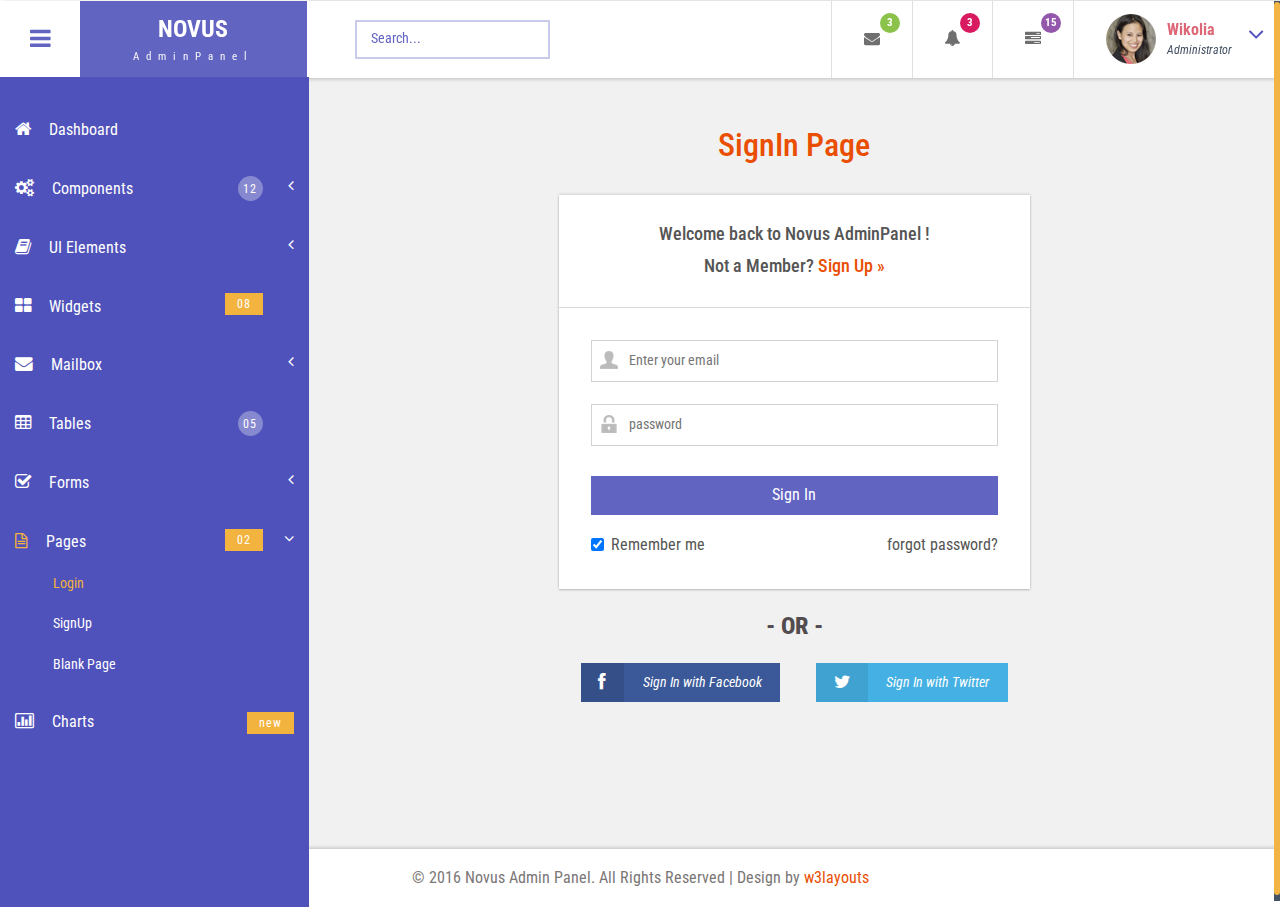
<file: office/login.html>
<!--
Author: W3layouts
Author URL: http://w3layouts.com
License: Creative Commons Attribution 3.0 Unported
License URL: http://creativecommons.org/licenses/by/3.0/
-->
<!DOCTYPE HTML>
<html>
<head>
<title>Novus Admin Panel an Admin Panel Category Flat Bootstrap Responsive Website Template | Login Page :: w3layouts</title>
<meta name="viewport" content="width=device-width, initial-scale=1">
<meta http-equiv="Content-Type" content="text/html; charset=utf-8" />
<meta name="keywords" content="Novus Admin Panel Responsive web template, Bootstrap Web Templates, Flat Web Templates, Android Compatible web template, 
SmartPhone Compatible web template, free WebDesigns for Nokia, Samsung, LG, SonyEricsson, Motorola web design" />
<script type="application/x-javascript"> addEventListener("load", function() { setTimeout(hideURLbar, 0); }, false); function hideURLbar(){ window.scrollTo(0,1); } </script>
<!-- Bootstrap Core CSS -->
<link href="css/bootstrap.css" rel='stylesheet' type='text/css' />
<!-- Custom CSS -->
<link href="css/style.css" rel='stylesheet' type='text/css' />
<!-- font CSS -->
<!-- font-awesome icons -->
<link href="css/font-awesome.css" rel="stylesheet"> 
<!-- //font-awesome icons -->
 <!-- js-->
<script src="js/jquery-1.11.1.min.js"></script>
<script src="js/modernizr.custom.js"></script>
<!--webfonts-->
<link href='//fonts.googleapis.com/css?family=Roboto+Condensed:400,300,300italic,400italic,700,700italic' rel='stylesheet' type='text/css'>
<!--//webfonts--> 
<!--animate-->
<link href="css/animate.css" rel="stylesheet" type="text/css" media="all">
<script src="js/wow.min.js"></script>
	<script>
		 new WOW().init();
	</script>
<!--//end-animate-->
<!-- Metis Menu -->
<script src="js/metisMenu.min.js"></script>
<script src="js/custom.js"></script>
<link href="css/custom.css" rel="stylesheet">
<!--//Metis Menu -->
</head> 
<body class="cbp-spmenu-push">
	<div class="main-content">
		<!--left-fixed -navigation-->
		<div class=" sidebar" role="navigation">
            <div class="navbar-collapse">
				<nav class="cbp-spmenu cbp-spmenu-vertical cbp-spmenu-left" id="cbp-spmenu-s1">
					<ul class="nav" id="side-menu">
						<li>
							<a href="index.html"><i class="fa fa-home nav_icon"></i>Dashboard</a>
						</li>
						<li>
							<a href="#"><i class="fa fa-cogs nav_icon"></i>Components <span class="nav-badge">12</span> <span class="fa arrow"></span></a>
							<ul class="nav nav-second-level collapse">
								<li>
									<a href="grids.html">Grid System</a>
								</li>
								<li>
									<a href="media.html">Media Objects</a>
								</li>
							</ul>
							<!-- /nav-second-level -->
						</li>
						<li class="">
							<a href="#"><i class="fa fa-book nav_icon"></i>UI Elements <span class="fa arrow"></span></a>
							<ul class="nav nav-second-level collapse">
								<li>
									<a href="general.html">General<span class="nav-badge-btm">08</span></a>
								</li>
								<li>
									<a href="typography.html">Typography</a>
								</li>
							</ul>
							<!-- /nav-second-level -->
						</li>
						<li>
							<a href="widgets.html"><i class="fa fa-th-large nav_icon"></i>Widgets <span class="nav-badge-btm">08</span></a>
						</li>
						<li>
							<a href="#"><i class="fa fa-envelope nav_icon"></i>Mailbox<span class="fa arrow"></span></a>
							<ul class="nav nav-second-level collapse">
								<li>
									<a href="inbox.html">Inbox <span class="nav-badge-btm">05</span></a>
								</li>
								<li>
									<a href="compose.html">Compose email</a>
								</li>
							</ul>
							<!-- //nav-second-level -->
						</li>
						<li>
							<a href="tables.html"><i class="fa fa-table nav_icon"></i>Tables <span class="nav-badge">05</span></a>
						</li>
						<li>
							<a href="#"><i class="fa fa-check-square-o nav_icon"></i>Forms<span class="fa arrow"></span></a>
							<ul class="nav nav-second-level collapse">
								<li>
									<a href="forms.html">Basic Forms <span class="nav-badge-btm">07</span></a>
								</li>
								<li>
									<a href="validation.html">Validation</a>
								</li>
							</ul>
							<!-- //nav-second-level -->
						</li>
						<li>
							<a href="#"><i class="fa fa-file-text-o nav_icon"></i>Pages<span class="nav-badge-btm">02</span><span class="fa arrow"></span></a>
							<ul class="nav nav-second-level collapse">
								<li>
									<a href="login.html">Login</a>
								</li>
								<li>
									<a href="signup.html">SignUp</a>
								</li>
								<li>
									<a href="blank-page.html">Blank Page</a>
								</li>
							</ul>
							<!-- //nav-second-level -->
						</li>
						<li>
							<a href="charts.html" class="chart-nav"><i class="fa fa-bar-chart nav_icon"></i>Charts <span class="nav-badge-btm pull-right">new</span></a>
						</li>
					</ul>
					<div class="clearfix"> </div>
					<!-- //sidebar-collapse -->
				</nav>
			</div>
		</div>
		<!--left-fixed -navigation-->
		<!-- header-starts -->
		<div class="sticky-header header-section ">
			<div class="header-left">
				<!--toggle button start-->
				<button id="showLeftPush"><i class="fa fa-bars"></i></button>
				<!--toggle button end-->
				<!--logo -->
				<div class="logo">
					<a href="index.html">
						<h1>NOVUS</h1>
						<span>AdminPanel</span>
					</a>
				</div>
				<!--//logo-->
				<!--search-box-->
				<div class="search-box">
					<form class="input">
						<input class="sb-search-input input__field--madoka" placeholder="Search..." type="search" id="input-31" />
						<label class="input__label" for="input-31">
							<svg class="graphic" width="100%" height="100%" viewBox="0 0 404 77" preserveAspectRatio="none">
								<path d="m0,0l404,0l0,77l-404,0l0,-77z"/>
							</svg>
						</label>
					</form>
				</div><!--//end-search-box-->
				<div class="clearfix"> </div>
			</div>
			<div class="header-right">
				<div class="profile_details_left"><!--notifications of menu start -->
					<ul class="nofitications-dropdown">
						<li class="dropdown head-dpdn">
							<a href="#" class="dropdown-toggle" data-toggle="dropdown" aria-expanded="false"><i class="fa fa-envelope"></i><span class="badge">3</span></a>
							<ul class="dropdown-menu">
								<li>
									<div class="notification_header">
										<h3>You have 3 new messages</h3>
									</div>
								</li>
								<li><a href="#">
								   <div class="user_img"><img src="images/1.png" alt=""></div>
								   <div class="notification_desc">
									<p>Lorem ipsum dolor amet</p>
									<p><span>1 hour ago</span></p>
									</div>
								   <div class="clearfix"></div>	
								</a></li>
								<li class="odd"><a href="#">
									<div class="user_img"><img src="images/2.png" alt=""></div>
								   <div class="notification_desc">
									<p>Lorem ipsum dolor amet </p>
									<p><span>1 hour ago</span></p>
									</div>
								  <div class="clearfix"></div>	
								</a></li>
								<li><a href="#">
								   <div class="user_img"><img src="images/3.png" alt=""></div>
								   <div class="notification_desc">
									<p>Lorem ipsum dolor amet </p>
									<p><span>1 hour ago</span></p>
									</div>
								   <div class="clearfix"></div>	
								</a></li>
								<li>
									<div class="notification_bottom">
										<a href="#">See all messages</a>
									</div> 
								</li>
							</ul>
						</li>
						<li class="dropdown head-dpdn">
							<a href="#" class="dropdown-toggle" data-toggle="dropdown" aria-expanded="false"><i class="fa fa-bell"></i><span class="badge blue">3</span></a>
							<ul class="dropdown-menu">
								<li>
									<div class="notification_header">
										<h3>You have 3 new notification</h3>
									</div>
								</li>
								<li><a href="#">
									<div class="user_img"><img src="images/2.png" alt=""></div>
								   <div class="notification_desc">
									<p>Lorem ipsum dolor amet</p>
									<p><span>1 hour ago</span></p>
									</div>
								  <div class="clearfix"></div>	
								 </a></li>
								 <li class="odd"><a href="#">
									<div class="user_img"><img src="images/1.png" alt=""></div>
								   <div class="notification_desc">
									<p>Lorem ipsum dolor amet </p>
									<p><span>1 hour ago</span></p>
									</div>
								   <div class="clearfix"></div>	
								 </a></li>
								 <li><a href="#">
									<div class="user_img"><img src="images/3.png" alt=""></div>
								   <div class="notification_desc">
									<p>Lorem ipsum dolor amet </p>
									<p><span>1 hour ago</span></p>
									</div>
								   <div class="clearfix"></div>	
								 </a></li>
								 <li>
									<div class="notification_bottom">
										<a href="#">See all notifications</a>
									</div> 
								</li>
							</ul>
						</li>	
						<li class="dropdown head-dpdn">
							<a href="#" class="dropdown-toggle" data-toggle="dropdown" aria-expanded="false"><i class="fa fa-tasks"></i><span class="badge blue1">15</span></a>
							<ul class="dropdown-menu">
								<li>
									<div class="notification_header">
										<h3>You have 8 pending task</h3>
									</div>
								</li>
								<li><a href="#">
									<div class="task-info">
										<span class="task-desc">Database update</span><span class="percentage">40%</span>
										<div class="clearfix"></div>	
									</div>
									<div class="progress progress-striped active">
										<div class="bar yellow" style="width:40%;"></div>
									</div>
								</a></li>
								<li><a href="#">
									<div class="task-info">
										<span class="task-desc">Dashboard done</span><span class="percentage">90%</span>
									   <div class="clearfix"></div>	
									</div>
									<div class="progress progress-striped active">
										 <div class="bar green" style="width:90%;"></div>
									</div>
								</a></li>
								<li><a href="#">
									<div class="task-info">
										<span class="task-desc">Mobile App</span><span class="percentage">33%</span>
										<div class="clearfix"></div>	
									</div>
								   <div class="progress progress-striped active">
										 <div class="bar red" style="width: 33%;"></div>
									</div>
								</a></li>
								<li><a href="#">
									<div class="task-info">
										<span class="task-desc">Issues fixed</span><span class="percentage">80%</span>
									   <div class="clearfix"></div>	
									</div>
									<div class="progress progress-striped active">
										 <div class="bar  blue" style="width: 80%;"></div>
									</div>
								</a></li>
								<li>
									<div class="notification_bottom">
										<a href="#">See all pending tasks</a>
									</div> 
								</li>
							</ul>
						</li>	
					</ul>
					<div class="clearfix"> </div>
				</div>
				<!--notification menu end -->
				<div class="profile_details">		
					<ul>
						<li class="dropdown profile_details_drop">
							<a href="#" class="dropdown-toggle" data-toggle="dropdown" aria-expanded="false">
								<div class="profile_img">	
									<span class="prfil-img"><img src="images/a.png" alt=""> </span> 
									<div class="user-name">
										<p>Wikolia</p>
										<span>Administrator</span>
									</div>
									<i class="fa fa-angle-down lnr"></i>
									<i class="fa fa-angle-up lnr"></i>
									<div class="clearfix"></div>	
								</div>	
							</a>
							<ul class="dropdown-menu drp-mnu">
								<li> <a href="#"><i class="fa fa-cog"></i> Settings</a> </li> 
								<li> <a href="#"><i class="fa fa-user"></i> Profile</a> </li> 
								<li> <a href="#"><i class="fa fa-sign-out"></i> Logout</a> </li>
							</ul>
						</li>
					</ul>
				</div>	
				<div class="clearfix"> </div>	
			</div>
			<div class="clearfix"> </div>	
		</div>
		<!-- //header-ends -->
		<!-- main content start-->
		<div id="page-wrapper">
			<div class="main-page login-page ">
				<h3 class="title1">SignIn Page</h3>
				<div class="widget-shadow">
					<div class="login-top">
						<h4>Welcome back to Novus AdminPanel ! <br> Not a Member? <a href="signup.html">  Sign Up »</a> </h4>
					</div>
					<div class="login-body">
						<form>
							<input type="text" class="user" name="email" placeholder="Enter your email" required="">
							<input type="password" name="password" class="lock" placeholder="password">
							<input type="submit" name="Sign In" value="Sign In">
							<div class="forgot-grid">
								<label class="checkbox"><input type="checkbox" name="checkbox" checked=""><i></i>Remember me</label>
								<div class="forgot">
									<a href="#">forgot password?</a>
								</div>
								<div class="clearfix"> </div>
							</div>
						</form>
					</div>
				</div>
				
				<div class="login-page-bottom">
					<h5> - OR -</h5>
					<div class="social-btn"><a href="#"><i class="fa fa-facebook"></i><i>Sign In with Facebook</i></a></div>
					<div class="social-btn sb-two"><a href="#"><i class="fa fa-twitter"></i><i>Sign In with Twitter</i></a></div>
				</div>
			</div>
		</div>
		<!--footer-->
		<div class="footer">
		   <p>&copy; 2016 Novus Admin Panel. All Rights Reserved | Design by <a href="https://w3layouts.com/" target="_blank">w3layouts</a></p>
		</div>
        <!--//footer-->
	</div>
	<!-- Classie -->
		<script src="js/classie.js"></script>
		<script>
			var menuLeft = document.getElementById( 'cbp-spmenu-s1' ),
				showLeftPush = document.getElementById( 'showLeftPush' ),
				body = document.body;
				
			showLeftPush.onclick = function() {
				classie.toggle( this, 'active' );
				classie.toggle( body, 'cbp-spmenu-push-toright' );
				classie.toggle( menuLeft, 'cbp-spmenu-open' );
				disableOther( 'showLeftPush' );
			};
			
			function disableOther( button ) {
				if( button !== 'showLeftPush' ) {
					classie.toggle( showLeftPush, 'disabled' );
				}
			}
		</script>
	<!--scrolling js-->
	<script src="js/jquery.nicescroll.js"></script>
	<script src="js/scripts.js"></script>
	<!--//scrolling js-->
	<!-- Bootstrap Core JavaScript -->
   <script src="js/bootstrap.js"> </script>
</body>
</html>
</file>
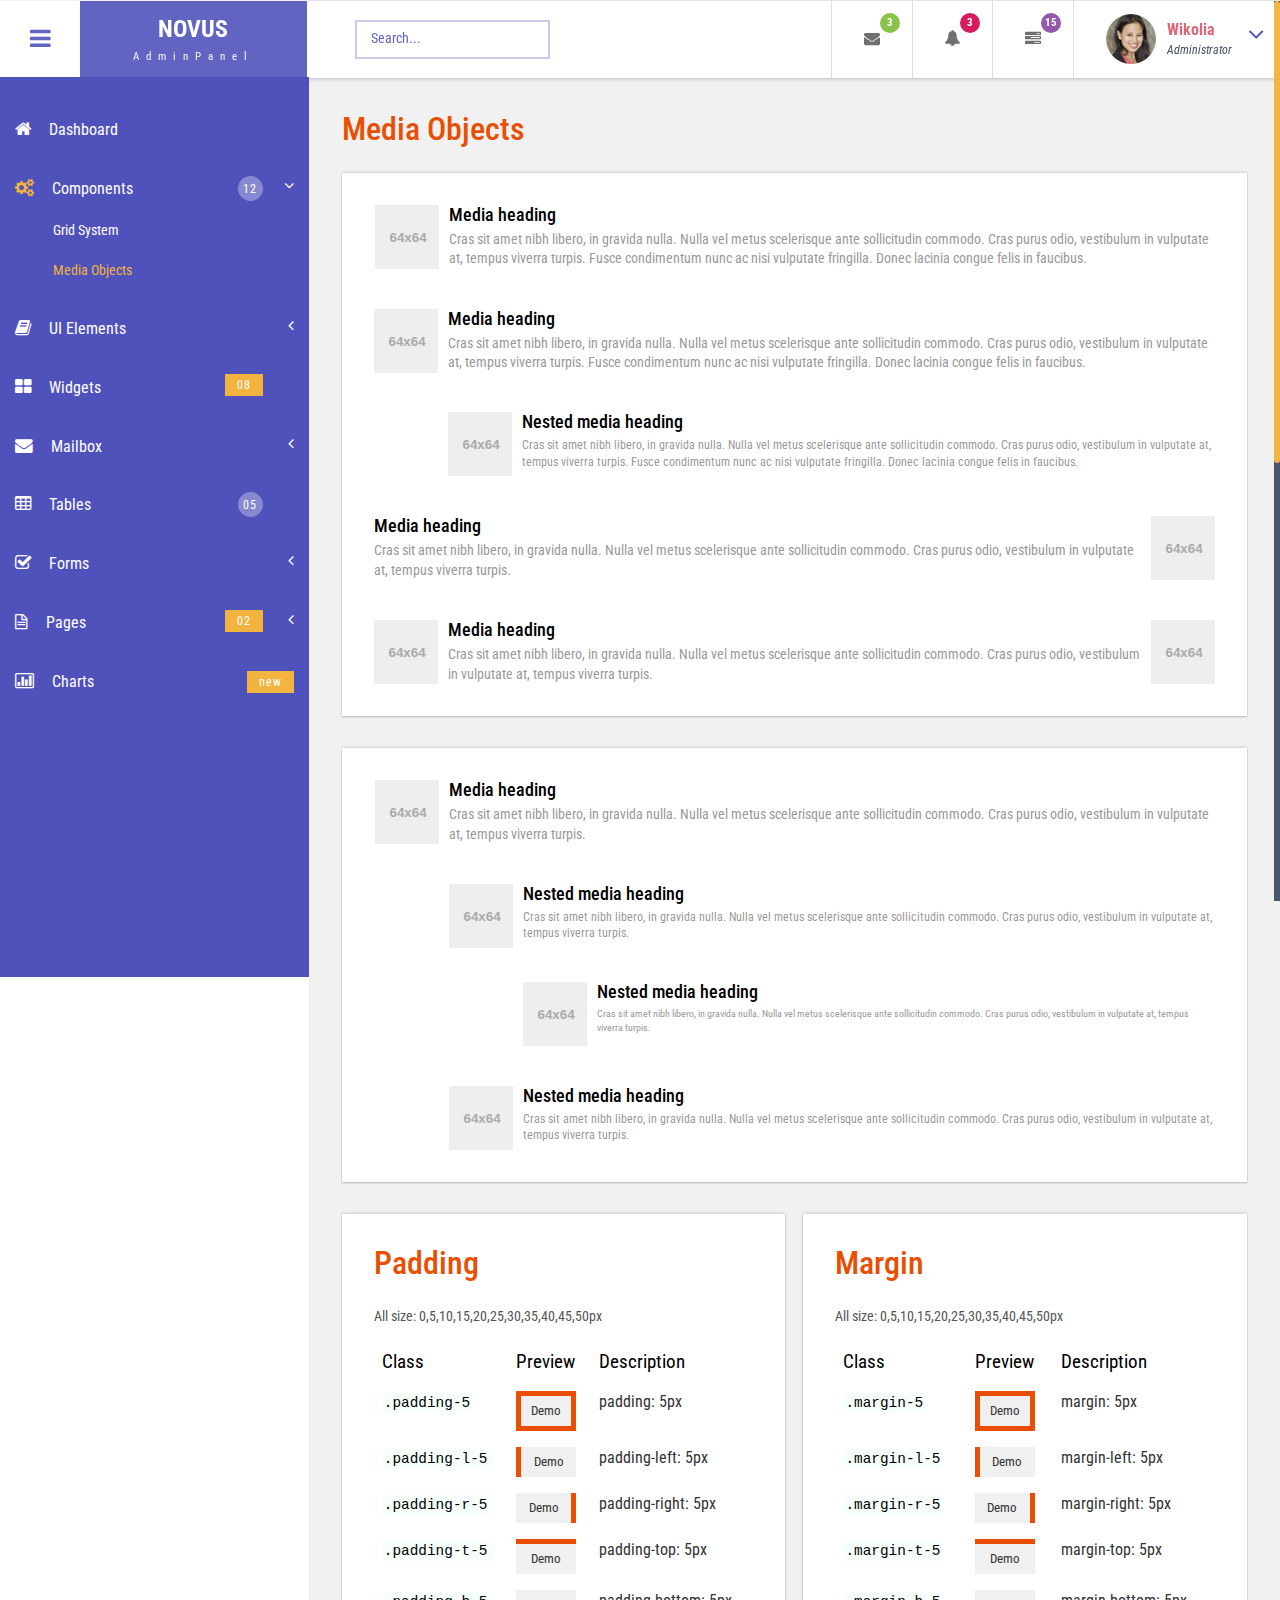
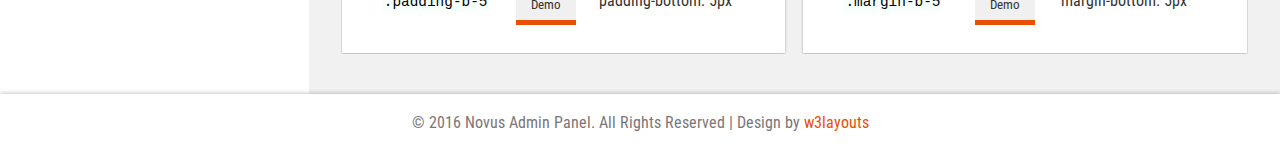
<file: office/media.html>
<!--
Author: W3layouts
Author URL: http://w3layouts.com
License: Creative Commons Attribution 3.0 Unported
License URL: http://creativecommons.org/licenses/by/3.0/
-->
<!DOCTYPE HTML>
<html>
<head>
<title>Novus Admin Panel an Admin Panel Category Flat Bootstrap Responsive Website Template | Media :: w3layouts</title>
<meta name="viewport" content="width=device-width, initial-scale=1">
<meta http-equiv="Content-Type" content="text/html; charset=utf-8" />
<meta name="keywords" content="Novus Admin Panel Responsive web template, Bootstrap Web Templates, Flat Web Templates, Android Compatible web template, 
SmartPhone Compatible web template, free WebDesigns for Nokia, Samsung, LG, SonyEricsson, Motorola web design" />
<script type="application/x-javascript"> addEventListener("load", function() { setTimeout(hideURLbar, 0); }, false); function hideURLbar(){ window.scrollTo(0,1); } </script>
<!-- Bootstrap Core CSS -->
<link href="css/bootstrap.css" rel='stylesheet' type='text/css' />
<!-- Custom CSS -->
<link href="css/style.css" rel='stylesheet' type='text/css' />
<!-- font CSS -->
<!-- font-awesome icons -->
<link href="css/font-awesome.css" rel="stylesheet"> 
<!-- //font-awesome icons -->
 <!-- js-->
<script src="js/jquery-1.11.1.min.js"></script>
<script src="js/modernizr.custom.js"></script>
<!--webfonts-->
<link href='//fonts.googleapis.com/css?family=Roboto+Condensed:400,300,300italic,400italic,700,700italic' rel='stylesheet' type='text/css'>
<!--//webfonts--> 
<!--animate-->
<link href="css/animate.css" rel="stylesheet" type="text/css" media="all">
<script src="js/wow.min.js"></script>
	<script>
		 new WOW().init();
	</script>
<!--//end-animate-->
<!-- Metis Menu -->
<script src="js/metisMenu.min.js"></script>
<script src="js/custom.js"></script>
<link href="css/custom.css" rel="stylesheet">
<!--//Metis Menu -->
</head> 
<body class="cbp-spmenu-push">
	<div class="main-content">
		<!--left-fixed -navigation-->
		<div class=" sidebar" role="navigation">
            <div class="navbar-collapse">
				<nav class="cbp-spmenu cbp-spmenu-vertical cbp-spmenu-left" id="cbp-spmenu-s1">
					<ul class="nav" id="side-menu">
						<li>
							<a href="index.html"><i class="fa fa-home nav_icon"></i>Dashboard</a>
						</li>
						<li>
							<a href="#"><i class="fa fa-cogs nav_icon"></i>Components <span class="nav-badge">12</span> <span class="fa arrow"></span></a>
							<ul class="nav nav-second-level collapse">
								<li>
									<a href="grids.html">Grid System</a>
								</li>
								<li>
									<a href="media.html">Media Objects</a>
								</li>
							</ul>
							<!-- /nav-second-level -->
						</li>
						<li class="">
							<a href="#"><i class="fa fa-book nav_icon"></i>UI Elements <span class="fa arrow"></span></a>
							<ul class="nav nav-second-level collapse">
								<li>
									<a href="general.html">General<span class="nav-badge-btm">08</span></a>
								</li>
								<li>
									<a href="typography.html">Typography</a>
								</li>
							</ul>
							<!-- /nav-second-level -->
						</li>
						<li>
							<a href="widgets.html"><i class="fa fa-th-large nav_icon"></i>Widgets <span class="nav-badge-btm">08</span></a>
						</li>
						<li>
							<a href="#"><i class="fa fa-envelope nav_icon"></i>Mailbox<span class="fa arrow"></span></a>
							<ul class="nav nav-second-level collapse">
								<li>
									<a href="inbox.html">Inbox <span class="nav-badge-btm">05</span></a>
								</li>
								<li>
									<a href="compose.html">Compose email</a>
								</li>
							</ul>
							<!-- //nav-second-level -->
						</li>
						<li>
							<a href="tables.html"><i class="fa fa-table nav_icon"></i>Tables <span class="nav-badge">05</span></a>
						</li>
						<li>
							<a href="#"><i class="fa fa-check-square-o nav_icon"></i>Forms<span class="fa arrow"></span></a>
							<ul class="nav nav-second-level collapse">
								<li>
									<a href="forms.html">Basic Forms <span class="nav-badge-btm">07</span></a>
								</li>
								<li>
									<a href="validation.html">Validation</a>
								</li>
							</ul>
							<!-- //nav-second-level -->
						</li>
						<li>
							<a href="#"><i class="fa fa-file-text-o nav_icon"></i>Pages<span class="nav-badge-btm">02</span><span class="fa arrow"></span></a>
							<ul class="nav nav-second-level collapse">
								<li>
									<a href="login.html">Login</a>
								</li>
								<li>
									<a href="signup.html">SignUp</a>
								</li>
								<li>
									<a href="blank-page.html">Blank Page</a>
								</li>
							</ul>
							<!-- //nav-second-level -->
						</li>
						<li>
							<a href="charts.html" class="chart-nav"><i class="fa fa-bar-chart nav_icon"></i>Charts <span class="nav-badge-btm pull-right">new</span></a>
						</li>
					</ul>
					<div class="clearfix"> </div>
					<!-- //sidebar-collapse -->
				</nav>
			</div>
		</div>
		<!--left-fixed -navigation-->
		<!-- header-starts -->
		<div class="sticky-header header-section ">
			<div class="header-left">
				<!--toggle button start-->
				<button id="showLeftPush"><i class="fa fa-bars"></i></button>
				<!--toggle button end-->
				<!--logo -->
				<div class="logo">
					<a href="index.html">
						<h1>NOVUS</h1>
						<span>AdminPanel</span>
					</a>
				</div>
				<!--//logo-->
				<!--search-box-->
				<div class="search-box">
					<form class="input">
						<input class="sb-search-input input__field--madoka" placeholder="Search..." type="search" id="input-31" />
						<label class="input__label" for="input-31">
							<svg class="graphic" width="100%" height="100%" viewBox="0 0 404 77" preserveAspectRatio="none">
								<path d="m0,0l404,0l0,77l-404,0l0,-77z"/>
							</svg>
						</label>
					</form>
				</div><!--//end-search-box-->
				<div class="clearfix"> </div>
			</div>
			<div class="header-right">
				<div class="profile_details_left"><!--notifications of menu start -->
					<ul class="nofitications-dropdown">
						<li class="dropdown head-dpdn">
							<a href="#" class="dropdown-toggle" data-toggle="dropdown" aria-expanded="false"><i class="fa fa-envelope"></i><span class="badge">3</span></a>
							<ul class="dropdown-menu">
								<li>
									<div class="notification_header">
										<h3>You have 3 new messages</h3>
									</div>
								</li>
								<li><a href="#">
								   <div class="user_img"><img src="images/1.png" alt=""></div>
								   <div class="notification_desc">
									<p>Lorem ipsum dolor amet</p>
									<p><span>1 hour ago</span></p>
									</div>
								   <div class="clearfix"></div>	
								</a></li>
								<li class="odd"><a href="#">
									<div class="user_img"><img src="images/2.png" alt=""></div>
								   <div class="notification_desc">
									<p>Lorem ipsum dolor amet </p>
									<p><span>1 hour ago</span></p>
									</div>
								  <div class="clearfix"></div>	
								</a></li>
								<li><a href="#">
								   <div class="user_img"><img src="images/3.png" alt=""></div>
								   <div class="notification_desc">
									<p>Lorem ipsum dolor amet </p>
									<p><span>1 hour ago</span></p>
									</div>
								   <div class="clearfix"></div>	
								</a></li>
								<li>
									<div class="notification_bottom">
										<a href="#">See all messages</a>
									</div> 
								</li>
							</ul>
						</li>
						<li class="dropdown head-dpdn">
							<a href="#" class="dropdown-toggle" data-toggle="dropdown" aria-expanded="false"><i class="fa fa-bell"></i><span class="badge blue">3</span></a>
							<ul class="dropdown-menu">
								<li>
									<div class="notification_header">
										<h3>You have 3 new notification</h3>
									</div>
								</li>
								<li><a href="#">
									<div class="user_img"><img src="images/2.png" alt=""></div>
								   <div class="notification_desc">
									<p>Lorem ipsum dolor amet</p>
									<p><span>1 hour ago</span></p>
									</div>
								  <div class="clearfix"></div>	
								 </a></li>
								 <li class="odd"><a href="#">
									<div class="user_img"><img src="images/1.png" alt=""></div>
								   <div class="notification_desc">
									<p>Lorem ipsum dolor amet </p>
									<p><span>1 hour ago</span></p>
									</div>
								   <div class="clearfix"></div>	
								 </a></li>
								 <li><a href="#">
									<div class="user_img"><img src="images/3.png" alt=""></div>
								   <div class="notification_desc">
									<p>Lorem ipsum dolor amet </p>
									<p><span>1 hour ago</span></p>
									</div>
								   <div class="clearfix"></div>	
								 </a></li>
								 <li>
									<div class="notification_bottom">
										<a href="#">See all notifications</a>
									</div> 
								</li>
							</ul>
						</li>	
						<li class="dropdown head-dpdn">
							<a href="#" class="dropdown-toggle" data-toggle="dropdown" aria-expanded="false"><i class="fa fa-tasks"></i><span class="badge blue1">15</span></a>
							<ul class="dropdown-menu">
								<li>
									<div class="notification_header">
										<h3>You have 8 pending task</h3>
									</div>
								</li>
								<li><a href="#">
									<div class="task-info">
										<span class="task-desc">Database update</span><span class="percentage">40%</span>
										<div class="clearfix"></div>	
									</div>
									<div class="progress progress-striped active">
										<div class="bar yellow" style="width:40%;"></div>
									</div>
								</a></li>
								<li><a href="#">
									<div class="task-info">
										<span class="task-desc">Dashboard done</span><span class="percentage">90%</span>
									   <div class="clearfix"></div>	
									</div>
									<div class="progress progress-striped active">
										 <div class="bar green" style="width:90%;"></div>
									</div>
								</a></li>
								<li><a href="#">
									<div class="task-info">
										<span class="task-desc">Mobile App</span><span class="percentage">33%</span>
										<div class="clearfix"></div>	
									</div>
								   <div class="progress progress-striped active">
										 <div class="bar red" style="width: 33%;"></div>
									</div>
								</a></li>
								<li><a href="#">
									<div class="task-info">
										<span class="task-desc">Issues fixed</span><span class="percentage">80%</span>
									   <div class="clearfix"></div>	
									</div>
									<div class="progress progress-striped active">
										 <div class="bar  blue" style="width: 80%;"></div>
									</div>
								</a></li>
								<li>
									<div class="notification_bottom">
										<a href="#">See all pending tasks</a>
									</div> 
								</li>
							</ul>
						</li>	
					</ul>
					<div class="clearfix"> </div>
				</div>
				<!--notification menu end -->
				<div class="profile_details">		
					<ul>
						<li class="dropdown profile_details_drop">
							<a href="#" class="dropdown-toggle" data-toggle="dropdown" aria-expanded="false">
								<div class="profile_img">	
									<span class="prfil-img"><img src="images/a.png" alt=""> </span> 
									<div class="user-name">
										<p>Wikolia</p>
										<span>Administrator</span>
									</div>
									<i class="fa fa-angle-down lnr"></i>
									<i class="fa fa-angle-up lnr"></i>
									<div class="clearfix"></div>	
								</div>	
							</a>
							<ul class="dropdown-menu drp-mnu">
								<li> <a href="#"><i class="fa fa-cog"></i> Settings</a> </li> 
								<li> <a href="#"><i class="fa fa-user"></i> Profile</a> </li> 
								<li> <a href="#"><i class="fa fa-sign-out"></i> Logout</a> </li>
							</ul>
						</li>
					</ul>
				</div>
				<div class="clearfix"> </div>	
			</div>
			<div class="clearfix"> </div>	
		</div>
		<!-- //header-ends -->
		<!-- main content start-->
		<div id="page-wrapper">
			<div class="main-page">
				<div class="media">
					<h3 class="title1">Media Objects</h3>
					<div class="bs-example5 widget-shadow" data-example-id="default-media">
						<div class="media">
							<div class="media-left">
								<a href="#">
								  <img class="media-object" data-src="holder.js/64x64" alt="64x64" src="[data-uri]" data-holder-rendered="true" style="width: 64px; height: 64px;">
								</a>
							</div>
							<div class="media-body">
								<h4 class="media-heading">Media heading</h4>
								Cras sit amet nibh libero, in gravida nulla. Nulla vel metus scelerisque ante sollicitudin commodo. Cras purus odio, vestibulum in vulputate at, tempus viverra turpis. Fusce condimentum nunc ac nisi vulputate fringilla. Donec lacinia congue felis in faucibus.
							</div>
							<div class="clearfix"> </div>
						</div>
						<div class="media">
							<div class="media-left">
								<a href="#">
								  <img class="media-object" data-src="holder.js/64x64" alt="64x64" src="[data-uri]" data-holder-rendered="true" style="width: 64px; height: 64px;">
								</a>
							</div>
							<div class="media-body">
								<h4 class="media-heading">Media heading</h4>
								Cras sit amet nibh libero, in gravida nulla. Nulla vel metus scelerisque ante sollicitudin commodo. Cras purus odio, vestibulum in vulputate at, tempus viverra turpis. Fusce condimentum nunc ac nisi vulputate fringilla. Donec lacinia congue felis in faucibus.
								<div class="media">
									<div class="media-left">
										<a href="#">
										  <img class="media-object" data-src="holder.js/64x64" alt="64x64" src="[data-uri]" data-holder-rendered="true" style="width: 64px; height: 64px;">
										</a>
									</div>
									<div class="media-body">
										<h4 class="media-heading">Nested media heading</h4>
										Cras sit amet nibh libero, in gravida nulla. Nulla vel metus scelerisque ante sollicitudin commodo. Cras purus odio, vestibulum in vulputate at, tempus viverra turpis. Fusce condimentum nunc ac nisi vulputate fringilla. Donec lacinia congue felis in faucibus.
									</div>
								</div>
							</div>
						</div>
						<div class="media">
							<div class="media-body">
								<h4 class="media-heading">Media heading</h4>
								Cras sit amet nibh libero, in gravida nulla. Nulla vel metus scelerisque ante sollicitudin commodo. Cras purus odio, vestibulum in vulputate at, tempus viverra turpis.
							</div>
							<div class="media-right">
								<a href="#">
									<img class="media-object" data-src="holder.js/64x64" alt="64x64" src="[data-uri]" data-holder-rendered="true" style="width: 64px; height: 64px;">
								</a>
							</div>
							<div class="clearfix"> </div>
						</div>
						<div class="media">
							<div class="media-left">
								<a href="#">
									<img class="media-object" data-src="holder.js/64x64" alt="64x64" src="[data-uri]" data-holder-rendered="true" style="width: 64px; height: 64px;">
								</a>
							</div>
							<div class="media-body">
								<h4 class="media-heading">Media heading</h4>
								Cras sit amet nibh libero, in gravida nulla. Nulla vel metus scelerisque ante sollicitudin commodo. Cras purus odio, vestibulum in vulputate at, tempus viverra turpis.
							</div>
							<div class="media-right">
								<a href="#">
								  <img class="media-object" data-src="holder.js/64x64" alt="64x64" src="[data-uri]" data-holder-rendered="true" style="width: 64px; height: 64px;">
								</a>
							</div>
						</div>
					</div>
					<div class="bs-example5 example_6 widget-shadow" data-example-id="media-list">
						<ul class="media-list">
							<li class="media">
								<div class="media-left">
									<a href="#">
										<img class="media-object" data-src="holder.js/64x64" alt="64x64" src="[data-uri]" data-holder-rendered="true" style="width: 64px; height: 64px;">
									</a>
								</div>
								<div class="media-body">
									<h4 class="media-heading">Media heading</h4>
									<p>Cras sit amet nibh libero, in gravida nulla. Nulla vel metus scelerisque ante sollicitudin commodo. Cras purus odio, vestibulum in vulputate at, tempus viverra turpis.</p>
									<!-- Nested media object -->
									<div class="media">
										<div class="media-left">
											<a href="#">
												<img class="media-object" data-src="holder.js/64x64" alt="64x64" src="[data-uri]" data-holder-rendered="true" style="width: 64px; height: 64px;">
											</a>
										</div>
										<div class="media-body">
											<h4 class="media-heading">Nested media heading</h4>
												Cras sit amet nibh libero, in gravida nulla. Nulla vel metus scelerisque ante sollicitudin commodo. Cras purus odio, vestibulum in vulputate at, tempus viverra turpis.
											<!-- Nested media object -->
											<div class="media">
												<div class="media-left">
													<a href="#">
														<img class="media-object" data-src="holder.js/64x64" alt="64x64" src="[data-uri]" data-holder-rendered="true" style="width: 64px; height: 64px;">
													</a>
												</div>
												<div class="media-body">
													<h4 class="media-heading">Nested media heading</h4>
													Cras sit amet nibh libero, in gravida nulla. Nulla vel metus scelerisque ante sollicitudin commodo. Cras purus odio, vestibulum in vulputate at, tempus viverra turpis.
												</div>
											</div>
										</div>
									</div>
									<!-- Nested media object -->
									<div class="media">
										<div class="media-left">
											<a href="#">
												<img class="media-object" data-src="holder.js/64x64" alt="64x64" src="[data-uri]" data-holder-rendered="true" style="width: 64px; height: 64px;">
											</a>
										</div>
										<div class="media-body">
											<h4 class="media-heading">Nested media heading</h4>
											Cras sit amet nibh libero, in gravida nulla. Nulla vel metus scelerisque ante sollicitudin commodo. Cras purus odio, vestibulum in vulputate at, tempus viverra turpis.
										</div>
									</div>
								</div>
							</li>
						</ul>
					</div>
					<div class="media_1">
						<div class="col-md-6 media_1-left widget-shadow">
							<div class="panel_2">
								<h3 class="title1">Padding</h3>
								<p>All size: 0,5,10,15,20,25,30,35,40,45,50px</p>
								<table class="table table-hover">
									<thead>
									  <tr>
										<td class="head">Class</td>
										<td class="head">Preview</td>
										<td class="head">Description</td>
									  </tr>
									</thead>
									<tbody>
									  <tr>
										<td><code>.padding-5</code></td>
										<td>
										  <div class="demolayout padding-5">
											<div class="demobox">Demo</div>
										  </div>
										</td>
										<td>padding: 5px</td>
									  </tr>
									  <tr>
										<td><code>.padding-l-5</code></td>
										<td>
										  <div class="demolayout padding-l-5">
											<div class="demobox">Demo</div>
										  </div>
										</td>
										<td>padding-left: 5px</td>
									  </tr>
									  <tr>
										<td><code>.padding-r-5</code></td>
										<td>
										  <div class="demolayout padding-r-5">
											<div class="demobox">Demo</div>
										  </div>
										</td>
										<td>padding-right: 5px</td>
									  </tr>
									  <tr>
										<td><code>.padding-t-5</code></td>
										<td>
										  <div class="demolayout padding-t-5">
											<div class="demobox">Demo</div>
										  </div>
										</td>
										<td>padding-top: 5px</td>
									  </tr>
									  <tr>
										<td><code>.padding-b-5</code></td>
										<td>
										  <div class="demolayout padding-b-5">
											<div class="demobox">Demo</div>
										  </div>
										</td>
										<td>padding-bottom: 5px</td>
									  </tr>
									</tbody>
								</table>
							</div>
						</div>
						<div class="col-md-6 media_1-right widget-shadow">
							<div class="panel_2 panel_3">
								<h3 class="title1">Margin</h3>
								<p>All size: 0,5,10,15,20,25,30,35,40,45,50px</p>
								<table class="table table-hover">
									<thead>
									  <tr>
										<td class="head">Class</td>
										<td class="head">Preview</td>
										<td class="head">Description</td>
									  </tr>
									</thead>
									<tbody>
									  <tr>
										<td><code>.margin-5</code></td>
										<td>
										  <div class="demolayout padding-5">
											<div class="demobox">Demo</div>
										  </div>
										</td>
										<td>margin: 5px</td>
									  </tr>
									  <tr>
										<td><code>.margin-l-5</code></td>
										<td>
										  <div class="demolayout padding-l-5">
											<div class="demobox">Demo</div>
										  </div>
										</td>
										<td>margin-left: 5px</td>
									  </tr>
									  <tr>
										<td><code>.margin-r-5</code></td>
										<td>
										  <div class="demolayout padding-r-5">
											<div class="demobox">Demo</div>
										  </div>
										</td>
										<td>margin-right: 5px</td>
									  </tr>
									  <tr>
										<td><code>.margin-t-5</code></td>
										<td>
										  <div class="demolayout padding-t-5">
											<div class="demobox">Demo</div>
										  </div>
										</td>
										<td>margin-top: 5px</td>
									  </tr>
									  <tr>
										<td><code>.margin-b-5</code></td>
										<td>
										  <div class="demolayout padding-b-5">
											<div class="demobox">Demo</div>
										  </div>
										</td>
										<td>margin-bottom: 5px</td>
									  </tr>
									</tbody>
								</table>
							</div>
						</div>
						<div class="clearfix"> </div>
					</div> 
				</div>
			</div>
		</div>
		<!--footer-->
		<div class="footer">
		   <p>&copy; 2016 Novus Admin Panel. All Rights Reserved | Design by <a href="https://w3layouts.com/" target="_blank">w3layouts</a></p>
		</div>
        <!--//footer-->
	</div>
	<!-- Classie -->
		<script src="js/classie.js"></script>
		<script>
			var menuLeft = document.getElementById( 'cbp-spmenu-s1' ),
				showLeftPush = document.getElementById( 'showLeftPush' ),
				body = document.body;
				
			showLeftPush.onclick = function() {
				classie.toggle( this, 'active' );
				classie.toggle( body, 'cbp-spmenu-push-toright' );
				classie.toggle( menuLeft, 'cbp-spmenu-open' );
				disableOther( 'showLeftPush' );
			};
			
			function disableOther( button ) {
				if( button !== 'showLeftPush' ) {
					classie.toggle( showLeftPush, 'disabled' );
				}
			}
		</script>
	<!--scrolling js-->
	<script src="js/jquery.nicescroll.js"></script>
	<script src="js/scripts.js"></script>
	<!--//scrolling js-->
	<!-- Bootstrap Core JavaScript -->
   <script src="js/bootstrap.js"> </script>
</body>
</html>
</file>
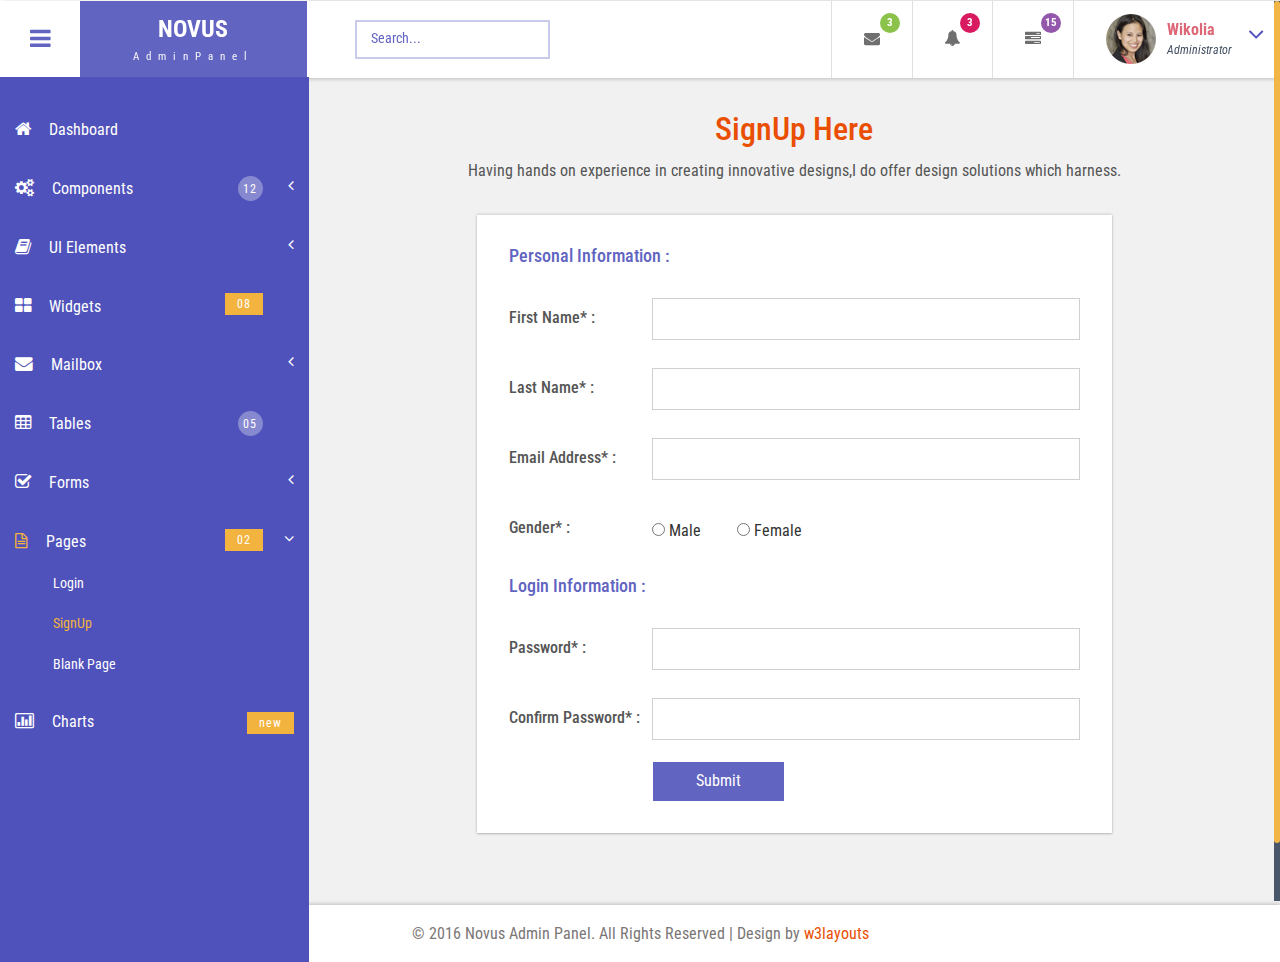
<file: office/signup.html>
<!--
Author: W3layouts
Author URL: http://w3layouts.com
License: Creative Commons Attribution 3.0 Unported
License URL: http://creativecommons.org/licenses/by/3.0/
-->
<!DOCTYPE HTML>
<html>
<head>
<title>Novus Admin Panel an Admin Panel Category Flat Bootstrap Responsive Website Template | SignUp Page :: w3layouts</title>
<meta name="viewport" content="width=device-width, initial-scale=1">
<meta http-equiv="Content-Type" content="text/html; charset=utf-8" />
<meta name="keywords" content="Novus Admin Panel Responsive web template, Bootstrap Web Templates, Flat Web Templates, Android Compatible web template, 
SmartPhone Compatible web template, free WebDesigns for Nokia, Samsung, LG, SonyEricsson, Motorola web design" />
<script type="application/x-javascript"> addEventListener("load", function() { setTimeout(hideURLbar, 0); }, false); function hideURLbar(){ window.scrollTo(0,1); } </script>
<!-- Bootstrap Core CSS -->
<link href="css/bootstrap.css" rel='stylesheet' type='text/css' />
<!-- Custom CSS -->
<link href="css/style.css" rel='stylesheet' type='text/css' />
<!-- font CSS -->
<!-- font-awesome icons -->
<link href="css/font-awesome.css" rel="stylesheet"> 
<!-- //font-awesome icons -->
 <!-- js-->
<script src="js/jquery-1.11.1.min.js"></script>
<script src="js/modernizr.custom.js"></script>
<!--webfonts-->
<link href='//fonts.googleapis.com/css?family=Roboto+Condensed:400,300,300italic,400italic,700,700italic' rel='stylesheet' type='text/css'>
<!--//webfonts--> 
<!--animate-->
<link href="css/animate.css" rel="stylesheet" type="text/css" media="all">
<script src="js/wow.min.js"></script>
	<script>
		 new WOW().init();
	</script>
<!--//end-animate-->
<!-- Metis Menu -->
<script src="js/metisMenu.min.js"></script>
<script src="js/custom.js"></script>
<link href="css/custom.css" rel="stylesheet">
<!--//Metis Menu -->
</head> 
<body class="cbp-spmenu-push">
	<div class="main-content">
		<!--left-fixed -navigation-->
		<div class=" sidebar" role="navigation">
            <div class="navbar-collapse">
				<nav class="cbp-spmenu cbp-spmenu-vertical cbp-spmenu-left" id="cbp-spmenu-s1">
					<ul class="nav" id="side-menu">
						<li>
							<a href="index.html"><i class="fa fa-home nav_icon"></i>Dashboard</a>
						</li>
						<li>
							<a href="#"><i class="fa fa-cogs nav_icon"></i>Components <span class="nav-badge">12</span> <span class="fa arrow"></span></a>
							<ul class="nav nav-second-level collapse">
								<li>
									<a href="grids.html">Grid System</a>
								</li>
								<li>
									<a href="media.html">Media Objects</a>
								</li>
							</ul>
							<!-- /nav-second-level -->
						</li>
						<li class="">
							<a href="#"><i class="fa fa-book nav_icon"></i>UI Elements <span class="fa arrow"></span></a>
							<ul class="nav nav-second-level collapse">
								<li>
									<a href="general.html">General<span class="nav-badge-btm">08</span></a>
								</li>
								<li>
									<a href="typography.html">Typography</a>
								</li>
							</ul>
							<!-- /nav-second-level -->
						</li>
						<li>
							<a href="widgets.html"><i class="fa fa-th-large nav_icon"></i>Widgets <span class="nav-badge-btm">08</span></a>
						</li>
						<li>
							<a href="#"><i class="fa fa-envelope nav_icon"></i>Mailbox<span class="fa arrow"></span></a>
							<ul class="nav nav-second-level collapse">
								<li>
									<a href="inbox.html">Inbox <span class="nav-badge-btm">05</span></a>
								</li>
								<li>
									<a href="compose.html">Compose email</a>
								</li>
							</ul>
							<!-- //nav-second-level -->
						</li>
						<li>
							<a href="tables.html"><i class="fa fa-table nav_icon"></i>Tables <span class="nav-badge">05</span></a>
						</li>
						<li>
							<a href="#"><i class="fa fa-check-square-o nav_icon"></i>Forms<span class="fa arrow"></span></a>
							<ul class="nav nav-second-level collapse">
								<li>
									<a href="forms.html">Basic Forms <span class="nav-badge-btm">07</span></a>
								</li>
								<li>
									<a href="validation.html">Validation</a>
								</li>
							</ul>
							<!-- //nav-second-level -->
						</li>
						<li>
							<a href="#"><i class="fa fa-file-text-o nav_icon"></i>Pages<span class="nav-badge-btm">02</span><span class="fa arrow"></span></a>
							<ul class="nav nav-second-level collapse">
								<li>
									<a href="login.html">Login</a>
								</li>
								<li>
									<a href="signup.html">SignUp</a>
								</li>
								<li>
									<a href="blank-page.html">Blank Page</a>
								</li>
							</ul>
							<!-- //nav-second-level -->
						</li>
						<li>
							<a href="charts.html" class="chart-nav"><i class="fa fa-bar-chart nav_icon"></i>Charts <span class="nav-badge-btm pull-right">new</span></a>
						</li>
					</ul>
					<div class="clearfix"> </div>
					<!-- //sidebar-collapse -->
				</nav>
			</div>
		</div>
		<!--left-fixed -navigation-->
		<!-- header-starts -->
		<div class="sticky-header header-section ">
			<div class="header-left">
				<!--toggle button start-->
				<button id="showLeftPush"><i class="fa fa-bars"></i></button>
				<!--toggle button end-->
				<!--logo -->
				<div class="logo">
					<a href="index.html">
						<h1>NOVUS</h1>
						<span>AdminPanel</span>
					</a>
				</div>
				<!--//logo-->
				<!--search-box-->
				<div class="search-box">
					<form class="input">
						<input class="sb-search-input input__field--madoka" placeholder="Search..." type="search" id="input-31" />
						<label class="input__label" for="input-31">
							<svg class="graphic" width="100%" height="100%" viewBox="0 0 404 77" preserveAspectRatio="none">
								<path d="m0,0l404,0l0,77l-404,0l0,-77z"/>
							</svg>
						</label>
					</form>
				</div><!--//end-search-box-->
				<div class="clearfix"> </div>
			</div>
			<div class="header-right">
				<div class="profile_details_left"><!--notifications of menu start -->
					<ul class="nofitications-dropdown">
						<li class="dropdown head-dpdn">
							<a href="#" class="dropdown-toggle" data-toggle="dropdown" aria-expanded="false"><i class="fa fa-envelope"></i><span class="badge">3</span></a>
							<ul class="dropdown-menu">
								<li>
									<div class="notification_header">
										<h3>You have 3 new messages</h3>
									</div>
								</li>
								<li><a href="#">
								   <div class="user_img"><img src="images/1.png" alt=""></div>
								   <div class="notification_desc">
									<p>Lorem ipsum dolor amet</p>
									<p><span>1 hour ago</span></p>
									</div>
								   <div class="clearfix"></div>	
								</a></li>
								<li class="odd"><a href="#">
									<div class="user_img"><img src="images/2.png" alt=""></div>
								   <div class="notification_desc">
									<p>Lorem ipsum dolor amet </p>
									<p><span>1 hour ago</span></p>
									</div>
								  <div class="clearfix"></div>	
								</a></li>
								<li><a href="#">
								   <div class="user_img"><img src="images/3.png" alt=""></div>
								   <div class="notification_desc">
									<p>Lorem ipsum dolor amet </p>
									<p><span>1 hour ago</span></p>
									</div>
								   <div class="clearfix"></div>	
								</a></li>
								<li>
									<div class="notification_bottom">
										<a href="#">See all messages</a>
									</div> 
								</li>
							</ul>
						</li>
						<li class="dropdown head-dpdn">
							<a href="#" class="dropdown-toggle" data-toggle="dropdown" aria-expanded="false"><i class="fa fa-bell"></i><span class="badge blue">3</span></a>
							<ul class="dropdown-menu">
								<li>
									<div class="notification_header">
										<h3>You have 3 new notification</h3>
									</div>
								</li>
								<li><a href="#">
									<div class="user_img"><img src="images/2.png" alt=""></div>
								   <div class="notification_desc">
									<p>Lorem ipsum dolor amet</p>
									<p><span>1 hour ago</span></p>
									</div>
								  <div class="clearfix"></div>	
								 </a></li>
								 <li class="odd"><a href="#">
									<div class="user_img"><img src="images/1.png" alt=""></div>
								   <div class="notification_desc">
									<p>Lorem ipsum dolor amet </p>
									<p><span>1 hour ago</span></p>
									</div>
								   <div class="clearfix"></div>	
								 </a></li>
								 <li><a href="#">
									<div class="user_img"><img src="images/3.png" alt=""></div>
								   <div class="notification_desc">
									<p>Lorem ipsum dolor amet </p>
									<p><span>1 hour ago</span></p>
									</div>
								   <div class="clearfix"></div>	
								 </a></li>
								 <li>
									<div class="notification_bottom">
										<a href="#">See all notifications</a>
									</div> 
								</li>
							</ul>
						</li>	
						<li class="dropdown head-dpdn">
							<a href="#" class="dropdown-toggle" data-toggle="dropdown" aria-expanded="false"><i class="fa fa-tasks"></i><span class="badge blue1">15</span></a>
							<ul class="dropdown-menu">
								<li>
									<div class="notification_header">
										<h3>You have 8 pending task</h3>
									</div>
								</li>
								<li><a href="#">
									<div class="task-info">
										<span class="task-desc">Database update</span><span class="percentage">40%</span>
										<div class="clearfix"></div>	
									</div>
									<div class="progress progress-striped active">
										<div class="bar yellow" style="width:40%;"></div>
									</div>
								</a></li>
								<li><a href="#">
									<div class="task-info">
										<span class="task-desc">Dashboard done</span><span class="percentage">90%</span>
									   <div class="clearfix"></div>	
									</div>
									<div class="progress progress-striped active">
										 <div class="bar green" style="width:90%;"></div>
									</div>
								</a></li>
								<li><a href="#">
									<div class="task-info">
										<span class="task-desc">Mobile App</span><span class="percentage">33%</span>
										<div class="clearfix"></div>	
									</div>
								   <div class="progress progress-striped active">
										 <div class="bar red" style="width: 33%;"></div>
									</div>
								</a></li>
								<li><a href="#">
									<div class="task-info">
										<span class="task-desc">Issues fixed</span><span class="percentage">80%</span>
									   <div class="clearfix"></div>	
									</div>
									<div class="progress progress-striped active">
										 <div class="bar  blue" style="width: 80%;"></div>
									</div>
								</a></li>
								<li>
									<div class="notification_bottom">
										<a href="#">See all pending tasks</a>
									</div> 
								</li>
							</ul>
						</li>	
					</ul>
					<div class="clearfix"> </div>
				</div>
				<!--notification menu end -->
				<div class="profile_details">		
					<ul>
						<li class="dropdown profile_details_drop">
							<a href="#" class="dropdown-toggle" data-toggle="dropdown" aria-expanded="false">
								<div class="profile_img">	
									<span class="prfil-img"><img src="images/a.png" alt=""> </span> 
									<div class="user-name">
										<p>Wikolia</p>
										<span>Administrator</span>
									</div>
									<i class="fa fa-angle-down lnr"></i>
									<i class="fa fa-angle-up lnr"></i>
									<div class="clearfix"></div>	
								</div>	
							</a>
							<ul class="dropdown-menu drp-mnu">
								<li> <a href="#"><i class="fa fa-cog"></i> Settings</a> </li> 
								<li> <a href="#"><i class="fa fa-user"></i> Profile</a> </li> 
								<li> <a href="#"><i class="fa fa-sign-out"></i> Logout</a> </li>
							</ul>
						</li>
					</ul>
				</div>
				<div class="clearfix"> </div>	
			</div>
			<div class="clearfix"> </div>	
		</div>
		<!-- //header-ends -->
		<!-- main content start-->
		<div id="page-wrapper">
			<div class="main-page signup-page">
				<h3 class="title1">SignUp Here</h3>
				<p class="creating">Having hands on experience in creating innovative designs,I do offer design 
							solutions which harness.</p>
				<div class="sign-up-row widget-shadow">
					<h5>Personal Information :</h5>
					<div class="sign-u">
						<div class="sign-up1">
							<h4>First Name* :</h4>
						</div>
						<div class="sign-up2">
							<form>
								<input type="text"  required>
							</form>
						</div>
						<div class="clearfix"> </div>
					</div>
					<div class="sign-u">
						<div class="sign-up1">
							<h4>Last Name* :</h4>
						</div>
						<div class="sign-up2">
							<form>
								<input type="text" required>
							</form>
						</div>
						<div class="clearfix"> </div>
					</div>
					<div class="sign-u">
						<div class="sign-up1">
							<h4>Email Address* :</h4>
						</div>
						<div class="sign-up2">
							<form>
								<input type="text" required>
							</form>
						</div>
						<div class="clearfix"> </div>
					</div>
					<div class="sign-u">
						<div class="sign-up1">
							<h4>Gender* :</h4>
						</div>
						<div class="sign-up2">
							<label>
								<input type="radio" name="Gender" required>
								Male
							</label>
							<label>
								<input type="radio" name="Gender" required>
								Female
							</label>
						</div>
						<div class="clearfix"> </div>
					</div>
					<h6>Login Information :</h6>
					<div class="sign-u">
						<div class="sign-up1">
							<h4>Password* :</h4>
						</div>
						<div class="sign-up2">
							<form>
								<input type="password" required>
							</form>
						</div>
						<div class="clearfix"> </div>
					</div>
					<div class="sign-u">
						<div class="sign-up1">
							<h4>Confirm Password* :</h4>
						</div>
						<div class="sign-up2">
							<form>
								<input type="password" required>
							</form>
						</div>
						<div class="clearfix"> </div>
					</div>
					<div class="sub_home">
						<form>
							<input type="submit" value="Submit">
						</form>
						<div class="clearfix"> </div>
					</div>
				</div>
			</div>
		</div>
		<!--footer-->
		<div class="footer">
		   <p>&copy; 2016 Novus Admin Panel. All Rights Reserved | Design by <a href="https://w3layouts.com/" target="_blank">w3layouts</a></p>
		</div>
        <!--//footer-->
	</div>
	<!-- Classie -->
		<script src="js/classie.js"></script>
		<script>
			var menuLeft = document.getElementById( 'cbp-spmenu-s1' ),
				showLeftPush = document.getElementById( 'showLeftPush' ),
				body = document.body;
				
			showLeftPush.onclick = function() {
				classie.toggle( this, 'active' );
				classie.toggle( body, 'cbp-spmenu-push-toright' );
				classie.toggle( menuLeft, 'cbp-spmenu-open' );
				disableOther( 'showLeftPush' );
			};
			
			function disableOther( button ) {
				if( button !== 'showLeftPush' ) {
					classie.toggle( showLeftPush, 'disabled' );
				}
			}
		</script>
	<!--scrolling js-->
	<script src="js/jquery.nicescroll.js"></script>
	<script src="js/scripts.js"></script>
	<!--//scrolling js-->
	<!-- Bootstrap Core JavaScript -->
	<script src="js/bootstrap.js"> </script>
</body>
</html>
</file>
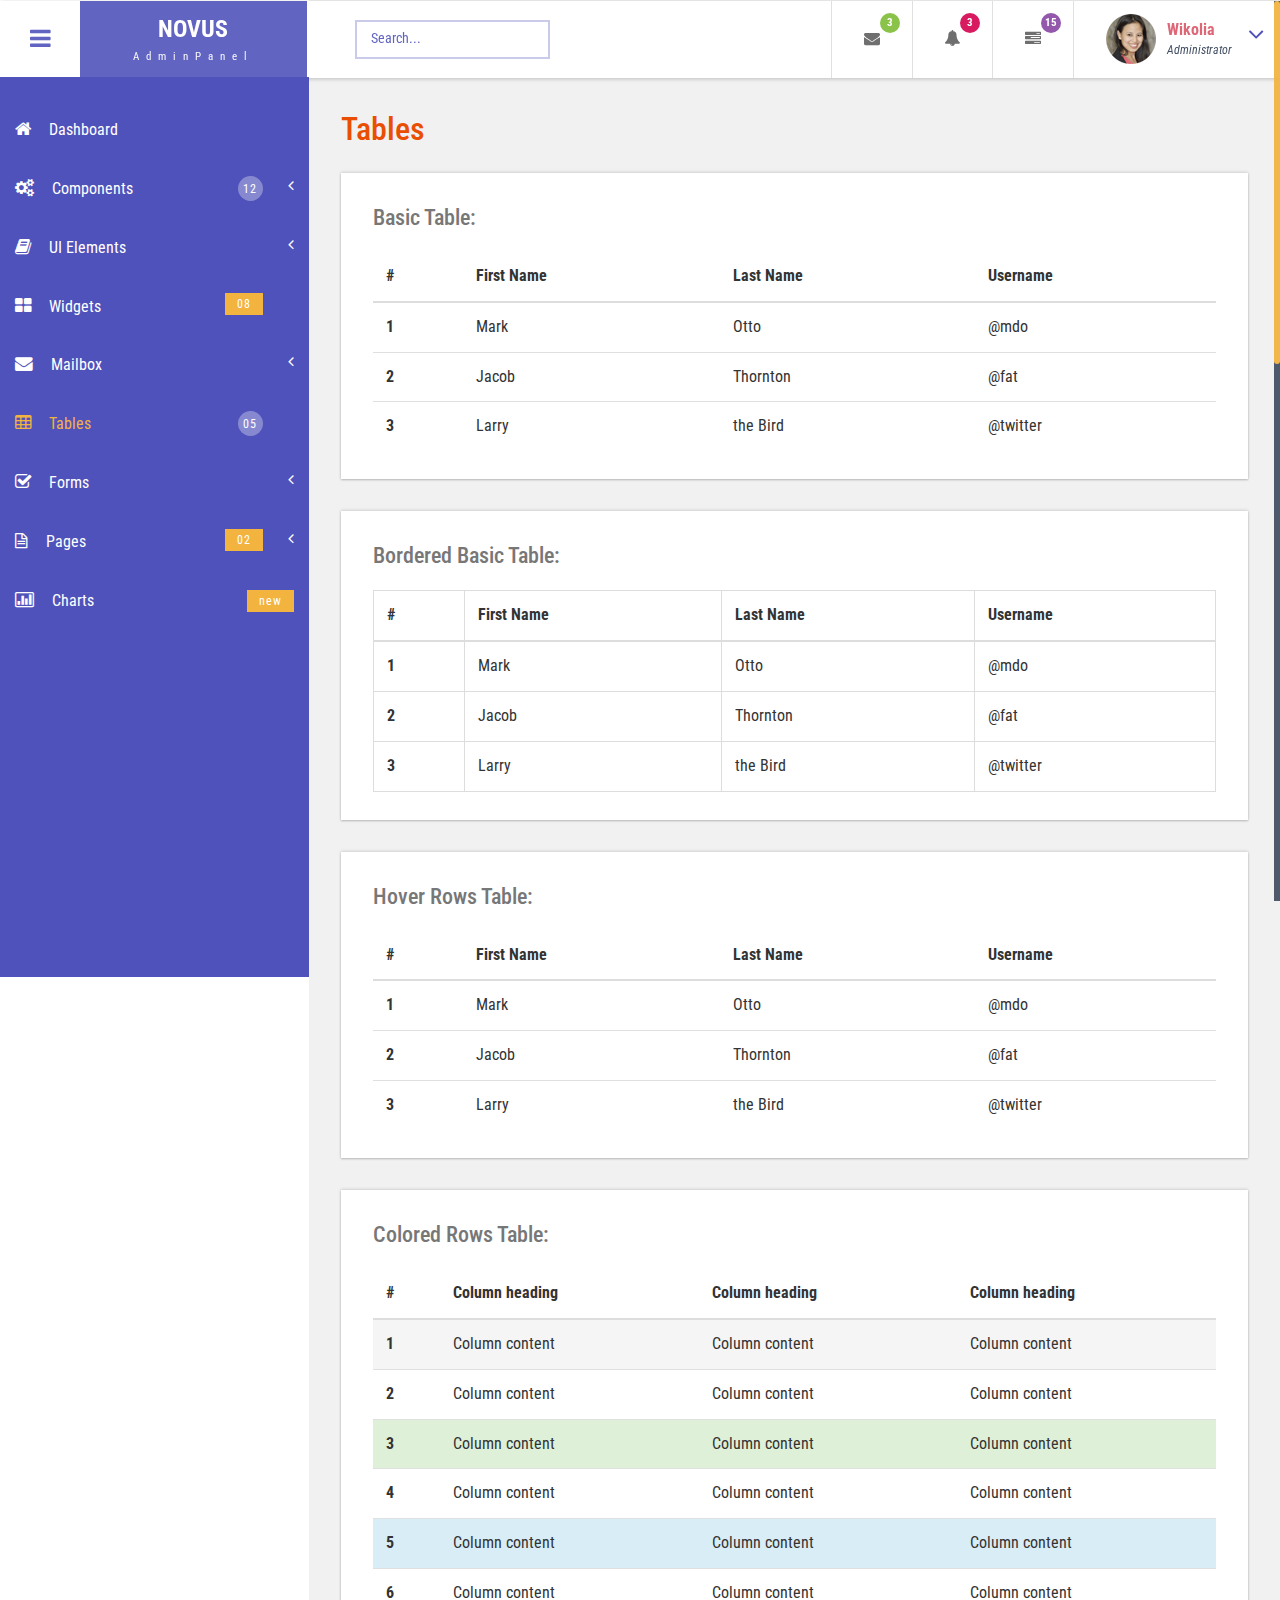
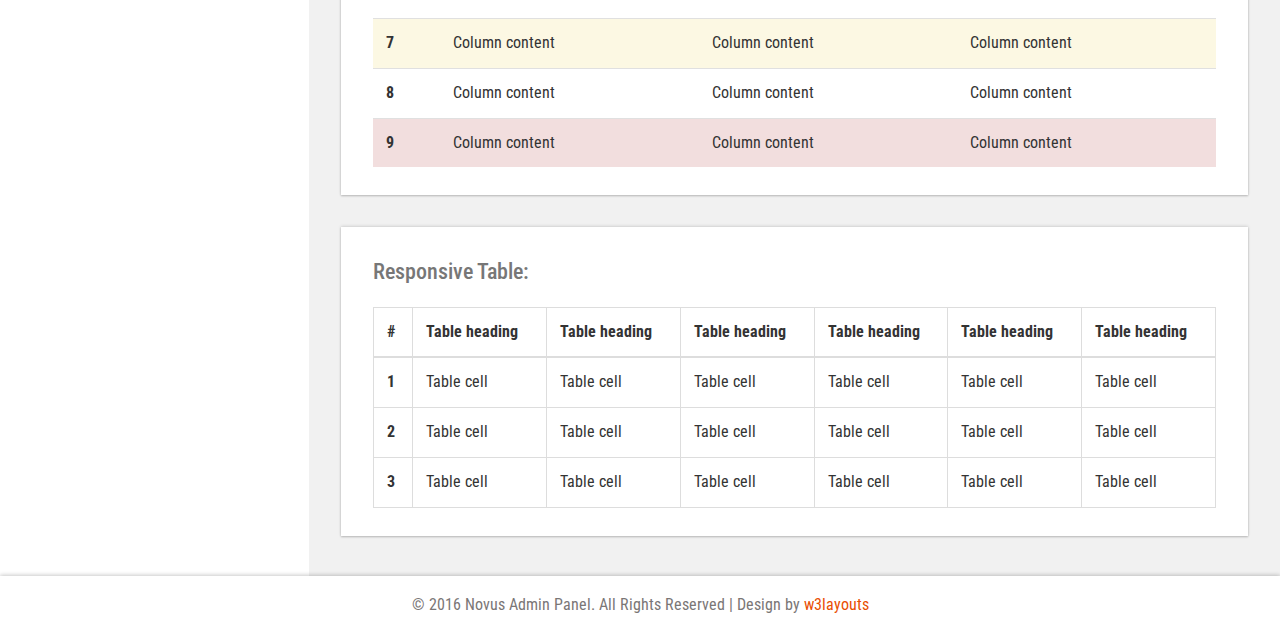
<file: office/tables.html>
<!--
Author: W3layouts
Author URL: http://w3layouts.com
License: Creative Commons Attribution 3.0 Unported
License URL: http://creativecommons.org/licenses/by/3.0/
-->
<!DOCTYPE HTML>
<html>
<head>
<title>Novus Admin Panel an Admin Panel Category Flat Bootstrap Responsive Website Template | Tables :: w3layouts</title>
<meta name="viewport" content="width=device-width, initial-scale=1">
<meta http-equiv="Content-Type" content="text/html; charset=utf-8" />
<meta name="keywords" content="Novus Admin Panel Responsive web template, Bootstrap Web Templates, Flat Web Templates, Android Compatible web template, 
SmartPhone Compatible web template, free WebDesigns for Nokia, Samsung, LG, SonyEricsson, Motorola web design" />
<script type="application/x-javascript"> addEventListener("load", function() { setTimeout(hideURLbar, 0); }, false); function hideURLbar(){ window.scrollTo(0,1); } </script>
<!-- Bootstrap Core CSS -->
<link href="css/bootstrap.css" rel='stylesheet' type='text/css' />
<!-- Custom CSS -->
<link href="css/style.css" rel='stylesheet' type='text/css' />
<!-- font CSS -->
<!-- font-awesome icons -->
<link href="css/font-awesome.css" rel="stylesheet"> 
<!-- //font-awesome icons -->
 <!-- js-->
<script src="js/jquery-1.11.1.min.js"></script>
<script src="js/modernizr.custom.js"></script>
<!--webfonts-->
<link href='//fonts.googleapis.com/css?family=Roboto+Condensed:400,300,300italic,400italic,700,700italic' rel='stylesheet' type='text/css'>
<!--//webfonts--> 
<!--animate-->
<link href="css/animate.css" rel="stylesheet" type="text/css" media="all">
<script src="js/wow.min.js"></script>
	<script>
		 new WOW().init();
	</script>
<!--//end-animate-->
<!-- Metis Menu -->
<script src="js/metisMenu.min.js"></script>
<script src="js/custom.js"></script>
<link href="css/custom.css" rel="stylesheet">
<!--//Metis Menu -->
</head> 
<body class="cbp-spmenu-push">
	<div class="main-content">
		<!--left-fixed -navigation-->
		<div class=" sidebar" role="navigation">
            <div class="navbar-collapse">
				<nav class="cbp-spmenu cbp-spmenu-vertical cbp-spmenu-left" id="cbp-spmenu-s1">
					<ul class="nav" id="side-menu">
						<li>
							<a href="index.html"><i class="fa fa-home nav_icon"></i>Dashboard</a>
						</li>
						<li>
							<a href="#"><i class="fa fa-cogs nav_icon"></i>Components <span class="nav-badge">12</span> <span class="fa arrow"></span></a>
							<ul class="nav nav-second-level collapse">
								<li>
									<a href="grids.html">Grid System</a>
								</li>
								<li>
									<a href="media.html">Media Objects</a>
								</li>
							</ul>
							<!-- /nav-second-level -->
						</li>
						<li class="">
							<a href="#"><i class="fa fa-book nav_icon"></i>UI Elements <span class="fa arrow"></span></a>
							<ul class="nav nav-second-level collapse">
								<li>
									<a href="general.html">General<span class="nav-badge-btm">08</span></a>
								</li>
								<li>
									<a href="typography.html">Typography</a>
								</li>
							</ul>
							<!-- /nav-second-level -->
						</li>
						<li>
							<a href="widgets.html"><i class="fa fa-th-large nav_icon"></i>Widgets <span class="nav-badge-btm">08</span></a>
						</li>
						<li>
							<a href="#"><i class="fa fa-envelope nav_icon"></i>Mailbox<span class="fa arrow"></span></a>
							<ul class="nav nav-second-level collapse">
								<li>
									<a href="inbox.html">Inbox <span class="nav-badge-btm">05</span></a>
								</li>
								<li>
									<a href="compose.html">Compose email</a>
								</li>
							</ul>
							<!-- //nav-second-level -->
						</li>
						<li>
							<a href="tables.html"><i class="fa fa-table nav_icon"></i>Tables <span class="nav-badge">05</span></a>
						</li>
						<li>
							<a href="#"><i class="fa fa-check-square-o nav_icon"></i>Forms<span class="fa arrow"></span></a>
							<ul class="nav nav-second-level collapse">
								<li>
									<a href="forms.html">Basic Forms <span class="nav-badge-btm">07</span></a>
								</li>
								<li>
									<a href="validation.html">Validation</a>
								</li>
							</ul>
							<!-- //nav-second-level -->
						</li>
						<li>
							<a href="#"><i class="fa fa-file-text-o nav_icon"></i>Pages<span class="nav-badge-btm">02</span><span class="fa arrow"></span></a>
							<ul class="nav nav-second-level collapse">
								<li>
									<a href="login.html">Login</a>
								</li>
								<li>
									<a href="signup.html">SignUp</a>
								</li>
								<li>
									<a href="blank-page.html">Blank Page</a>
								</li>
							</ul>
							<!-- //nav-second-level -->
						</li>
						<li>
							<a href="charts.html" class="chart-nav"><i class="fa fa-bar-chart nav_icon"></i>Charts <span class="nav-badge-btm pull-right">new</span></a>
						</li>
					</ul>
					<div class="clearfix"> </div>
					<!-- //sidebar-collapse -->
				</nav>
			</div>
		</div>
		<!--left-fixed -navigation-->
		<!-- header-starts -->
		<div class="sticky-header header-section ">
			<div class="header-left">
				<!--toggle button start-->
				<button id="showLeftPush"><i class="fa fa-bars"></i></button>
				<!--toggle button end-->
				<!--logo -->
				<div class="logo">
					<a href="index.html">
						<h1>NOVUS</h1>
						<span>AdminPanel</span>
					</a>
				</div>
				<!--//logo-->
				<!--search-box-->
				<div class="search-box">
					<form class="input">
						<input class="sb-search-input input__field--madoka" placeholder="Search..." type="search" id="input-31" />
						<label class="input__label" for="input-31">
							<svg class="graphic" width="100%" height="100%" viewBox="0 0 404 77" preserveAspectRatio="none">
								<path d="m0,0l404,0l0,77l-404,0l0,-77z"/>
							</svg>
						</label>
					</form>
				</div><!--//end-search-box-->
				<div class="clearfix"> </div>
			</div>
			<div class="header-right">
				<div class="profile_details_left"><!--notifications of menu start -->
					<ul class="nofitications-dropdown">
						<li class="dropdown head-dpdn">
							<a href="#" class="dropdown-toggle" data-toggle="dropdown" aria-expanded="false"><i class="fa fa-envelope"></i><span class="badge">3</span></a>
							<ul class="dropdown-menu">
								<li>
									<div class="notification_header">
										<h3>You have 3 new messages</h3>
									</div>
								</li>
								<li><a href="#">
								   <div class="user_img"><img src="images/1.png" alt=""></div>
								   <div class="notification_desc">
									<p>Lorem ipsum dolor amet</p>
									<p><span>1 hour ago</span></p>
									</div>
								   <div class="clearfix"></div>	
								</a></li>
								<li class="odd"><a href="#">
									<div class="user_img"><img src="images/2.png" alt=""></div>
								   <div class="notification_desc">
									<p>Lorem ipsum dolor amet </p>
									<p><span>1 hour ago</span></p>
									</div>
								  <div class="clearfix"></div>	
								</a></li>
								<li><a href="#">
								   <div class="user_img"><img src="images/3.png" alt=""></div>
								   <div class="notification_desc">
									<p>Lorem ipsum dolor amet </p>
									<p><span>1 hour ago</span></p>
									</div>
								   <div class="clearfix"></div>	
								</a></li>
								<li>
									<div class="notification_bottom">
										<a href="#">See all messages</a>
									</div> 
								</li>
							</ul>
						</li>
						<li class="dropdown head-dpdn">
							<a href="#" class="dropdown-toggle" data-toggle="dropdown" aria-expanded="false"><i class="fa fa-bell"></i><span class="badge blue">3</span></a>
							<ul class="dropdown-menu">
								<li>
									<div class="notification_header">
										<h3>You have 3 new notification</h3>
									</div>
								</li>
								<li><a href="#">
									<div class="user_img"><img src="images/2.png" alt=""></div>
								   <div class="notification_desc">
									<p>Lorem ipsum dolor amet</p>
									<p><span>1 hour ago</span></p>
									</div>
								  <div class="clearfix"></div>	
								 </a></li>
								 <li class="odd"><a href="#">
									<div class="user_img"><img src="images/1.png" alt=""></div>
								   <div class="notification_desc">
									<p>Lorem ipsum dolor amet </p>
									<p><span>1 hour ago</span></p>
									</div>
								   <div class="clearfix"></div>	
								 </a></li>
								 <li><a href="#">
									<div class="user_img"><img src="images/3.png" alt=""></div>
								   <div class="notification_desc">
									<p>Lorem ipsum dolor amet </p>
									<p><span>1 hour ago</span></p>
									</div>
								   <div class="clearfix"></div>	
								 </a></li>
								 <li>
									<div class="notification_bottom">
										<a href="#">See all notifications</a>
									</div> 
								</li>
							</ul>
						</li>	
						<li class="dropdown head-dpdn">
							<a href="#" class="dropdown-toggle" data-toggle="dropdown" aria-expanded="false"><i class="fa fa-tasks"></i><span class="badge blue1">15</span></a>
							<ul class="dropdown-menu">
								<li>
									<div class="notification_header">
										<h3>You have 8 pending task</h3>
									</div>
								</li>
								<li><a href="#">
									<div class="task-info">
										<span class="task-desc">Database update</span><span class="percentage">40%</span>
										<div class="clearfix"></div>	
									</div>
									<div class="progress progress-striped active">
										<div class="bar yellow" style="width:40%;"></div>
									</div>
								</a></li>
								<li><a href="#">
									<div class="task-info">
										<span class="task-desc">Dashboard done</span><span class="percentage">90%</span>
									   <div class="clearfix"></div>	
									</div>
									<div class="progress progress-striped active">
										 <div class="bar green" style="width:90%;"></div>
									</div>
								</a></li>
								<li><a href="#">
									<div class="task-info">
										<span class="task-desc">Mobile App</span><span class="percentage">33%</span>
										<div class="clearfix"></div>	
									</div>
								   <div class="progress progress-striped active">
										 <div class="bar red" style="width: 33%;"></div>
									</div>
								</a></li>
								<li><a href="#">
									<div class="task-info">
										<span class="task-desc">Issues fixed</span><span class="percentage">80%</span>
									   <div class="clearfix"></div>	
									</div>
									<div class="progress progress-striped active">
										 <div class="bar  blue" style="width: 80%;"></div>
									</div>
								</a></li>
								<li>
									<div class="notification_bottom">
										<a href="#">See all pending tasks</a>
									</div> 
								</li>
							</ul>
						</li>	
					</ul>
					<div class="clearfix"> </div>
				</div>
				<!--notification menu end -->
				<div class="profile_details">		
					<ul>
						<li class="dropdown profile_details_drop">
							<a href="#" class="dropdown-toggle" data-toggle="dropdown" aria-expanded="false">
								<div class="profile_img">	
									<span class="prfil-img"><img src="images/a.png" alt=""> </span> 
									<div class="user-name">
										<p>Wikolia</p>
										<span>Administrator</span>
									</div>
									<i class="fa fa-angle-down lnr"></i>
									<i class="fa fa-angle-up lnr"></i>
									<div class="clearfix"></div>	
								</div>	
							</a>
							<ul class="dropdown-menu drp-mnu">
								<li> <a href="#"><i class="fa fa-cog"></i> Settings</a> </li> 
								<li> <a href="#"><i class="fa fa-user"></i> Profile</a> </li> 
								<li> <a href="#"><i class="fa fa-sign-out"></i> Logout</a> </li>
							</ul>
						</li>
					</ul>
				</div>
				<div class="clearfix"> </div>	
			</div>
			<div class="clearfix"> </div>	
		</div>
		<!-- //header-ends -->
		<!-- main content start-->
		<div id="page-wrapper">
			<div class="main-page">
				<div class="tables">
					<h3 class="title1">Tables</h3>
					<div class="panel-body widget-shadow">
						<h4>Basic Table:</h4>
						<table class="table">
							<thead>
								<tr>
								  <th>#</th>
								  <th>First Name</th>
								  <th>Last Name</th>
								  <th>Username</th>
								</tr>
							</thead>
							<tbody>
								<tr>
								  <th scope="row">1</th>
								  <td>Mark</td>
								  <td>Otto</td>
								  <td>@mdo</td>
								</tr>
								<tr>
								  <th scope="row">2</th>
								  <td>Jacob</td>
								  <td>Thornton</td>
								  <td>@fat</td>
								</tr>
								<tr>
								  <th scope="row">3</th>
								  <td>Larry</td>
								  <td>the Bird</td>
								  <td>@twitter</td>
								</tr>
							</tbody>
						</table>
					</div>
					<div class="bs-example widget-shadow" data-example-id="bordered-table"> 
						<h4>Bordered Basic Table:</h4>
						<table class="table table-bordered"> <thead> <tr> <th>#</th> <th>First Name</th> <th>Last Name</th> <th>Username</th> </tr> </thead> <tbody> <tr> <th scope="row">1</th> <td>Mark</td> <td>Otto</td> <td>@mdo</td> </tr> <tr> <th scope="row">2</th> <td>Jacob</td> <td>Thornton</td> <td>@fat</td> </tr> <tr> <th scope="row">3</th> <td>Larry</td> <td>the Bird</td> <td>@twitter</td> </tr> </tbody> </table>
					</div>
					<div class="bs-example widget-shadow" data-example-id="hoverable-table"> 
						<h4>Hover Rows Table:</h4>
						<table class="table table-hover"> <thead> <tr> <th>#</th> <th>First Name</th> <th>Last Name</th> <th>Username</th> </tr> </thead> <tbody> <tr> <th scope="row">1</th> <td>Mark</td> <td>Otto</td> <td>@mdo</td> </tr> <tr> <th scope="row">2</th> <td>Jacob</td> <td>Thornton</td> <td>@fat</td> </tr> <tr> <th scope="row">3</th> <td>Larry</td> <td>the Bird</td> <td>@twitter</td> </tr> </tbody> </table>
					</div>
					<div class="bs-example widget-shadow" data-example-id="contextual-table"> 
						<h4>Colored Rows Table:</h4>
						<table class="table"> <thead> <tr> <th>#</th> <th>Column heading</th> <th>Column heading</th> <th>Column heading</th> </tr> </thead> <tbody> <tr class="active"> <th scope="row">1</th> <td>Column content</td> <td>Column content</td> <td>Column content</td> </tr> <tr> <th scope="row">2</th> <td>Column content</td> <td>Column content</td> <td>Column content</td> </tr> <tr class="success"> <th scope="row">3</th> <td>Column content</td> <td>Column content</td> <td>Column content</td> </tr> <tr> <th scope="row">4</th> <td>Column content</td> <td>Column content</td> <td>Column content</td> </tr> <tr class="info"> <th scope="row">5</th> <td>Column content</td> <td>Column content</td> <td>Column content</td> </tr> <tr> <th scope="row">6</th> <td>Column content</td> <td>Column content</td> <td>Column content</td> </tr> <tr class="warning"> <th scope="row">7</th> <td>Column content</td> <td>Column content</td> <td>Column content</td> </tr> <tr> <th scope="row">8</th> <td>Column content</td> <td>Column content</td> <td>Column content</td> </tr> <tr class="danger"> <th scope="row">9</th> <td>Column content</td> <td>Column content</td> <td>Column content</td> </tr> </tbody> </table> 
					</div>
					<div class="table-responsive bs-example widget-shadow">
						<h4>Responsive Table:</h4>
						<table class="table table-bordered"> <thead> <tr> <th>#</th> <th>Table heading</th> <th>Table heading</th> <th>Table heading</th> <th>Table heading</th> <th>Table heading</th> <th>Table heading</th> </tr> </thead> <tbody> <tr> <th scope="row">1</th> <td>Table cell</td> <td>Table cell</td> <td>Table cell</td> <td>Table cell</td> <td>Table cell</td> <td>Table cell</td> </tr> <tr> <th scope="row">2</th> <td>Table cell</td> <td>Table cell</td> <td>Table cell</td> <td>Table cell</td> <td>Table cell</td> <td>Table cell</td> </tr> <tr> <th scope="row">3</th> <td>Table cell</td> <td>Table cell</td> <td>Table cell</td> <td>Table cell</td> <td>Table cell</td> <td>Table cell</td> </tr> </tbody> </table> 
					</div>
				</div>
			</div>
		</div>
		<!--footer-->
		<div class="footer">
		   <p>&copy; 2016 Novus Admin Panel. All Rights Reserved | Design by <a href="https://w3layouts.com/" target="_blank">w3layouts</a></p>
		</div>
        <!--//footer-->
	</div>
	<!-- Classie -->
		<script src="js/classie.js"></script>
		<script>
			var menuLeft = document.getElementById( 'cbp-spmenu-s1' ),
				showLeftPush = document.getElementById( 'showLeftPush' ),
				body = document.body;
				
			showLeftPush.onclick = function() {
				classie.toggle( this, 'active' );
				classie.toggle( body, 'cbp-spmenu-push-toright' );
				classie.toggle( menuLeft, 'cbp-spmenu-open' );
				disableOther( 'showLeftPush' );
			};
			
			function disableOther( button ) {
				if( button !== 'showLeftPush' ) {
					classie.toggle( showLeftPush, 'disabled' );
				}
			}
		</script>
	<!--scrolling js-->
	<script src="js/jquery.nicescroll.js"></script>
	<script src="js/scripts.js"></script>
	<!--//scrolling js-->
	<!-- Bootstrap Core JavaScript -->
	<script src="js/bootstrap.js"> </script>
</body>
</html>
</file>
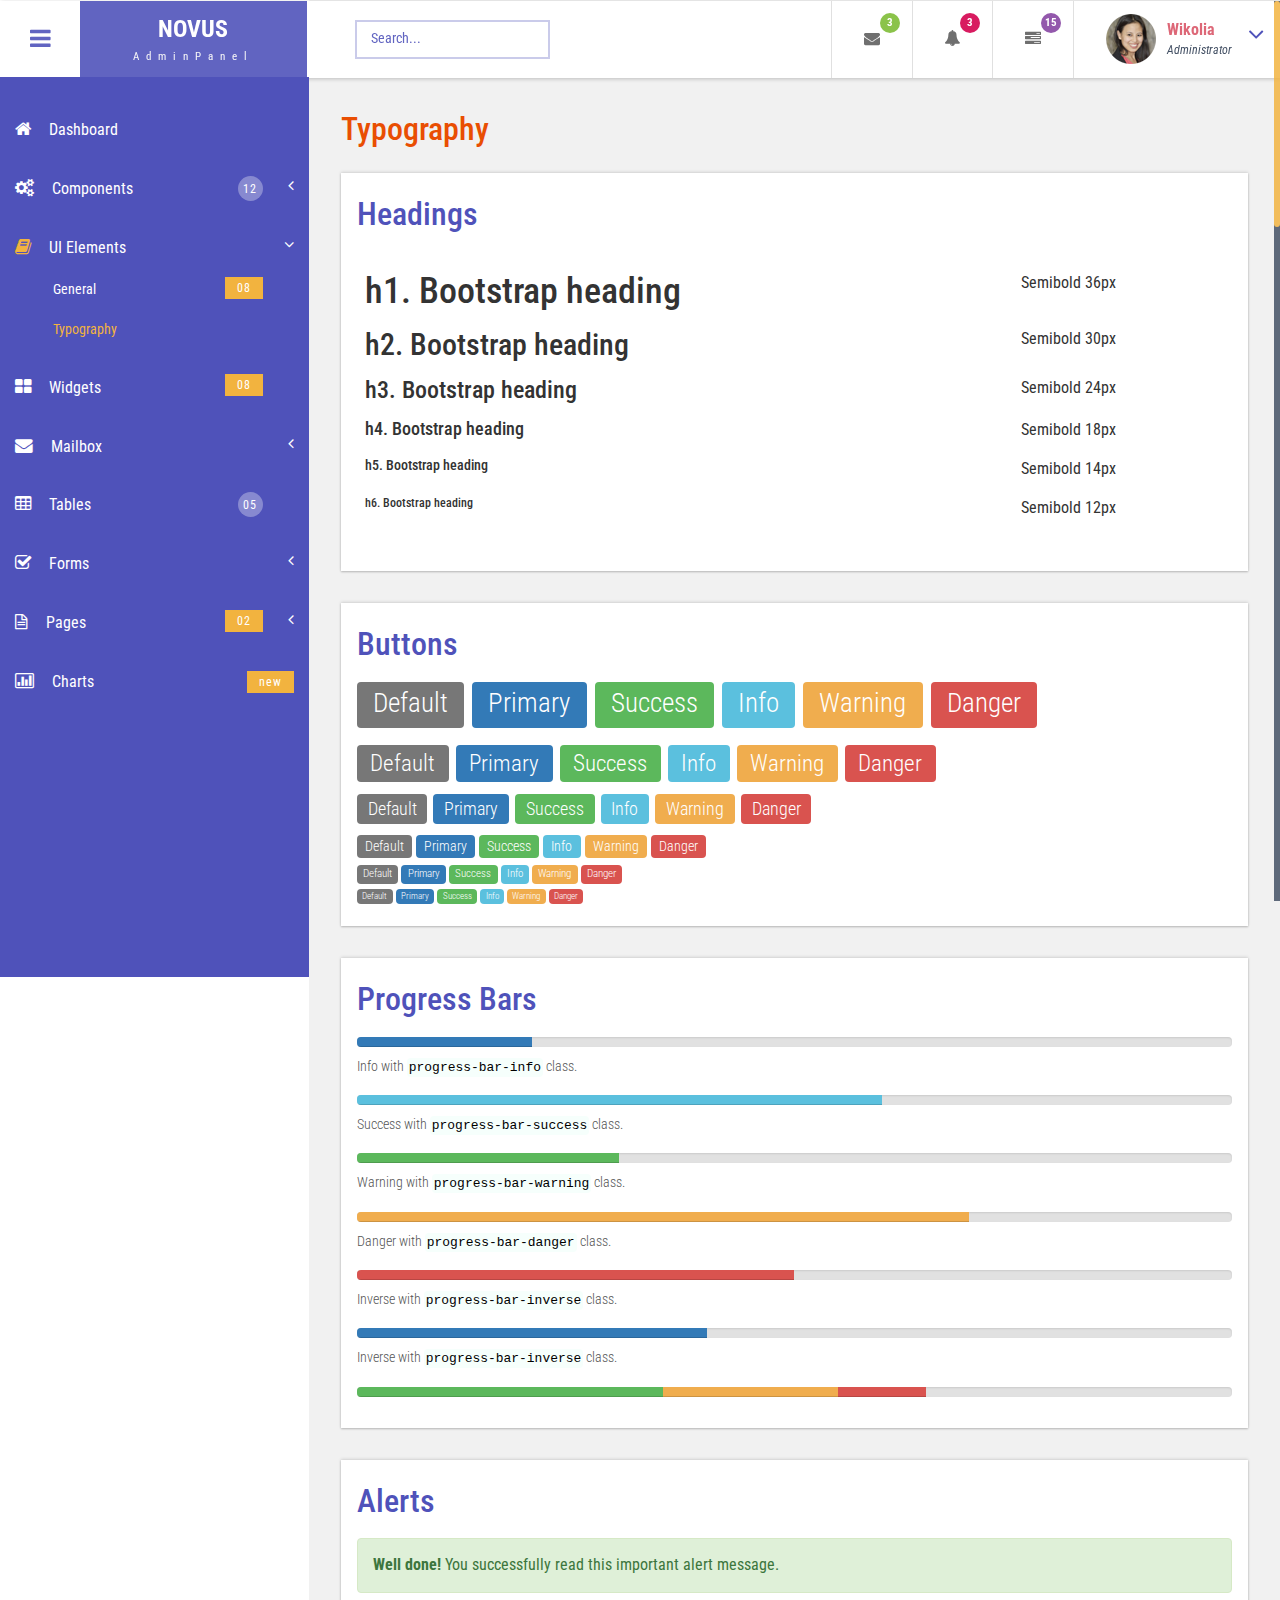
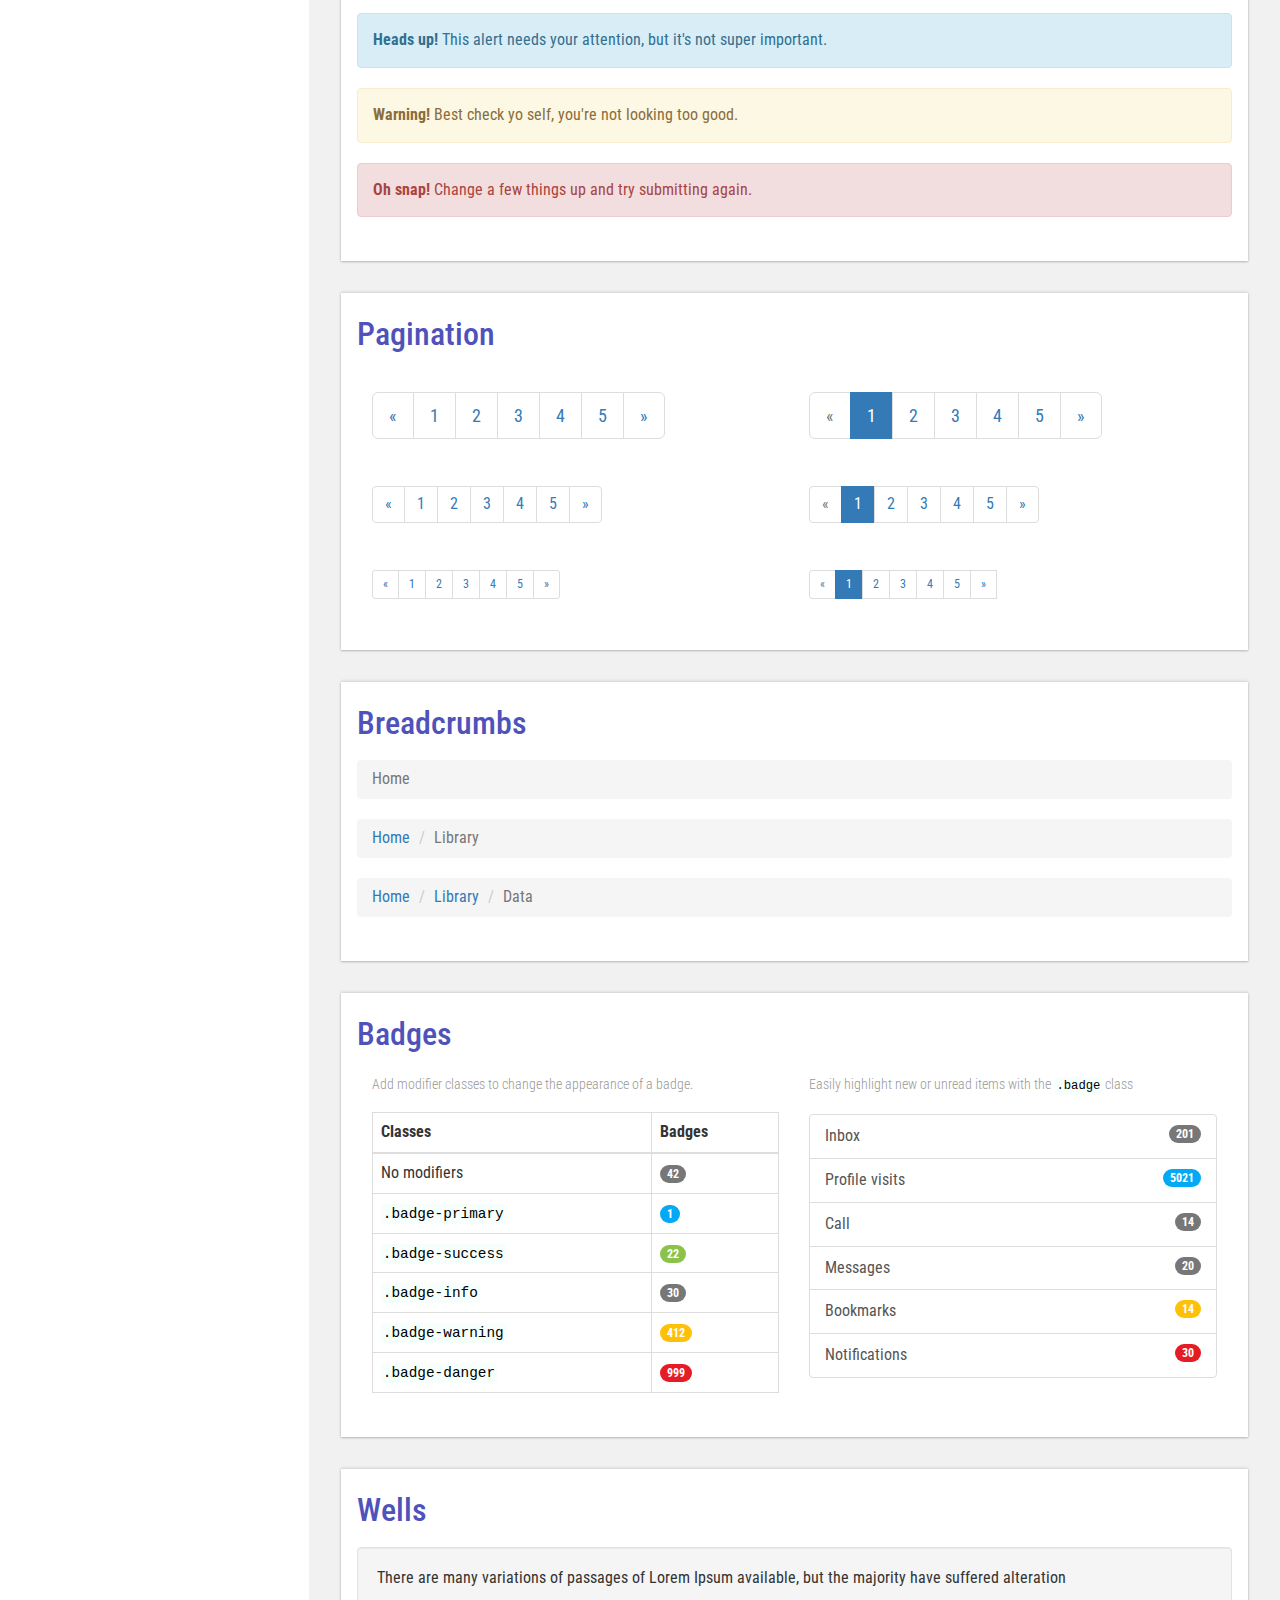
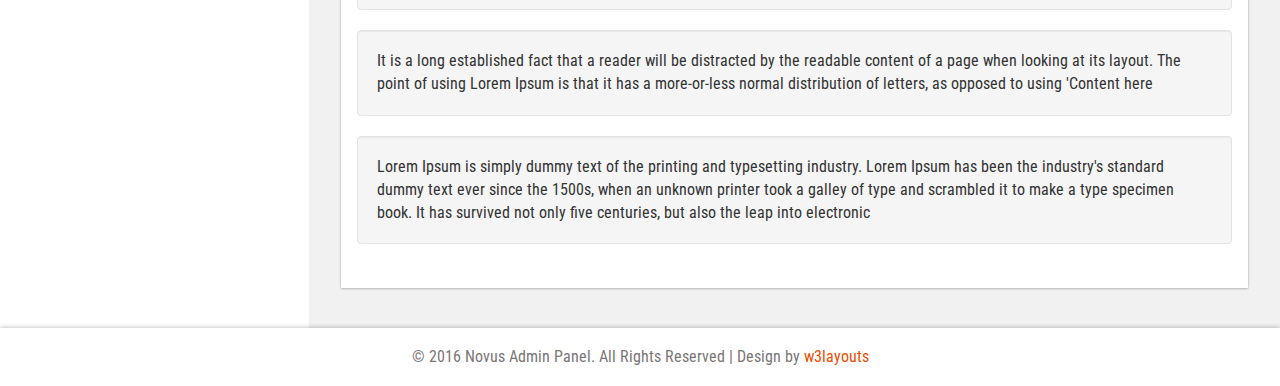
<file: office/typography.html>
<!--
Author: W3layouts
Author URL: http://w3layouts.com
License: Creative Commons Attribution 3.0 Unported
License URL: http://creativecommons.org/licenses/by/3.0/
-->
<!DOCTYPE HTML>
<html>
<head>
<title>Novus Admin Panel an Admin Panel Category Flat Bootstrap Responsive Website Template | Typography :: w3layouts</title>
<meta name="viewport" content="width=device-width, initial-scale=1">
<meta http-equiv="Content-Type" content="text/html; charset=utf-8" />
<meta name="keywords" content="Novus Admin Panel Responsive web template, Bootstrap Web Templates, Flat Web Templates, Android Compatible web template, 
SmartPhone Compatible web template, free WebDesigns for Nokia, Samsung, LG, SonyEricsson, Motorola web design" />
<script type="application/x-javascript"> addEventListener("load", function() { setTimeout(hideURLbar, 0); }, false); function hideURLbar(){ window.scrollTo(0,1); } </script>
<!-- Bootstrap Core CSS -->
<link href="css/bootstrap.css" rel='stylesheet' type='text/css' />
<!-- Custom CSS -->
<link href="css/style.css" rel='stylesheet' type='text/css' />
<!-- font CSS -->
<!-- font-awesome icons -->
<link href="css/font-awesome.css" rel="stylesheet"> 
<!-- //font-awesome icons -->
 <!-- js-->
<script src="js/jquery-1.11.1.min.js"></script>
<script src="js/modernizr.custom.js"></script>
<!--webfonts-->
<link href='//fonts.googleapis.com/css?family=Roboto+Condensed:400,300,300italic,400italic,700,700italic' rel='stylesheet' type='text/css'>
<!--//webfonts--> 
<!--animate-->
<link href="css/animate.css" rel="stylesheet" type="text/css" media="all">
<script src="js/wow.min.js"></script>
	<script>
		 new WOW().init();
	</script>
<!--//end-animate-->
<!-- Metis Menu -->
<script src="js/metisMenu.min.js"></script>
<script src="js/custom.js"></script>
<link href="css/custom.css" rel="stylesheet">
<!--//Metis Menu -->
</head> 
<body class="cbp-spmenu-push">
	<div class="main-content">
		<!--left-fixed -navigation-->
		<div class=" sidebar" role="navigation">
            <div class="navbar-collapse">
				<nav class="cbp-spmenu cbp-spmenu-vertical cbp-spmenu-left" id="cbp-spmenu-s1">
					<ul class="nav" id="side-menu">
						<li>
							<a href="index.html"><i class="fa fa-home nav_icon"></i>Dashboard</a>
						</li>
						<li>
							<a href="#"><i class="fa fa-cogs nav_icon"></i>Components <span class="nav-badge">12</span> <span class="fa arrow"></span></a>
							<ul class="nav nav-second-level collapse">
								<li>
									<a href="grids.html">Grid System</a>
								</li>
								<li>
									<a href="media.html">Media Objects</a>
								</li>
							</ul>
							<!-- /nav-second-level -->
						</li>
						<li>
							<a href="#"><i class="fa fa-book nav_icon"></i>UI Elements <span class="fa arrow"></span></a>
							<ul class="nav nav-second-level collapse">
								<li>
									<a href="general.html">General<span class="nav-badge-btm">08</span></a>
								</li>
								<li>
									<a href="typography.html">Typography</a>
								</li>
							</ul>
							<!-- /nav-second-level -->
						</li>
						<li>
							<a href="widgets.html"><i class="fa fa-th-large nav_icon"></i>Widgets <span class="nav-badge-btm">08</span></a>
						</li>
						<li>
							<a href="#"><i class="fa fa-envelope nav_icon"></i>Mailbox<span class="fa arrow"></span></a>
							<ul class="nav nav-second-level collapse">
								<li>
									<a href="inbox.html">Inbox <span class="nav-badge-btm">05</span></a>
								</li>
								<li>
									<a href="compose.html">Compose email</a>
								</li>
							</ul>
							<!-- //nav-second-level -->
						</li>
						<li>
							<a href="tables.html"><i class="fa fa-table nav_icon"></i>Tables <span class="nav-badge">05</span></a>
						</li>
						<li>
							<a href="#"><i class="fa fa-check-square-o nav_icon"></i>Forms<span class="fa arrow"></span></a>
							<ul class="nav nav-second-level collapse">
								<li>
									<a href="forms.html">Basic Forms <span class="nav-badge-btm">07</span></a>
								</li>
								<li>
									<a href="validation.html">Validation</a>
								</li>
							</ul>
							<!-- //nav-second-level -->
						</li>
						<li>
							<a href="#"><i class="fa fa-file-text-o nav_icon"></i>Pages<span class="nav-badge-btm">02</span><span class="fa arrow"></span></a>
							<ul class="nav nav-second-level collapse">
								<li>
									<a href="login.html">Login</a>
								</li>
								<li>
									<a href="signup.html">SignUp</a>
								</li>
								<li>
									<a href="blank-page.html">Blank Page</a>
								</li>
							</ul>
							<!-- //nav-second-level -->
						</li>
						<li>
							<a href="charts.html" class="chart-nav"><i class="fa fa-bar-chart nav_icon"></i>Charts <span class="nav-badge-btm pull-right">new</span></a>
						</li>
					</ul>
					<div class="clearfix"> </div>
					<!-- //sidebar-collapse -->
				</nav>
			</div>
		</div>
		<!--left-fixed -navigation-->
		<!-- header-starts -->
		<div class="sticky-header header-section ">
			<div class="header-left">
				<!--toggle button start-->
				<button id="showLeftPush"><i class="fa fa-bars"></i></button>
				<!--toggle button end-->
				<!--logo -->
				<div class="logo">
					<a href="index.html">
						<h1>NOVUS</h1>
						<span>AdminPanel</span>
					</a>
				</div>
				<!--//logo-->
				<!--search-box-->
				<div class="search-box">
					<form class="input">
						<input class="sb-search-input input__field--madoka" placeholder="Search..." type="search" id="input-31" />
						<label class="input__label" for="input-31">
							<svg class="graphic" width="100%" height="100%" viewBox="0 0 404 77" preserveAspectRatio="none">
								<path d="m0,0l404,0l0,77l-404,0l0,-77z"/>
							</svg>
						</label>
					</form>
				</div><!--//end-search-box-->
				<div class="clearfix"> </div>
			</div>
			<div class="header-right">
				<div class="profile_details_left"><!--notifications of menu start -->
					<ul class="notifications-dropdown">
						<li class="dropdown head-dpdn">
							<a href="#" class="dropdown-toggle" data-toggle="dropdown" aria-expanded="false"><i class="fa fa-envelope"></i><span class="badge">3</span></a>
							<ul class="dropdown-menu">
								<li>
									<div class="notification_header">
										<h3>You have 3 new messages</h3>
									</div>
								</li>
								<li><a href="#">
								   <div class="user_img"><img src="images/1.png" alt=""></div>
								   <div class="notification_desc">
									<p>Lorem ipsum dolor amet</p>
									<p><span>1 hour ago</span></p>
									</div>
								   <div class="clearfix"></div>	
								</a></li>
								<li class="odd"><a href="#">
									<div class="user_img"><img src="images/2.png" alt=""></div>
								   <div class="notification_desc">
									<p>Lorem ipsum dolor amet </p>
									<p><span>1 hour ago</span></p>
									</div>
								  <div class="clearfix"></div>	
								</a></li>
								<li><a href="#">
								   <div class="user_img"><img src="images/3.png" alt=""></div>
								   <div class="notification_desc">
									<p>Lorem ipsum dolor amet </p>
									<p><span>1 hour ago</span></p>
									</div>
								   <div class="clearfix"></div>	
								</a></li>
								<li>
									<div class="notification_bottom">
										<a href="#">See all messages</a>
									</div> 
								</li>
							</ul>
						</li>
						<li class="dropdown head-dpdn">
							<a href="#" class="dropdown-toggle" data-toggle="dropdown" aria-expanded="false"><i class="fa fa-bell"></i><span class="badge blue">3</span></a>
							<ul class="dropdown-menu">
								<li>
									<div class="notification_header">
										<h3>You have 3 new notification</h3>
									</div>
								</li>
								<li><a href="#">
									<div class="user_img"><img src="images/2.png" alt=""></div>
								   <div class="notification_desc">
									<p>Lorem ipsum dolor amet</p>
									<p><span>1 hour ago</span></p>
									</div>
								  <div class="clearfix"></div>	
								 </a></li>
								 <li class="odd"><a href="#">
									<div class="user_img"><img src="images/1.png" alt=""></div>
								   <div class="notification_desc">
									<p>Lorem ipsum dolor amet </p>
									<p><span>1 hour ago</span></p>
									</div>
								   <div class="clearfix"></div>	
								 </a></li>
								 <li><a href="#">
									<div class="user_img"><img src="images/3.png" alt=""></div>
								   <div class="notification_desc">
									<p>Lorem ipsum dolor amet </p>
									<p><span>1 hour ago</span></p>
									</div>
								   <div class="clearfix"></div>	
								 </a></li>
								 <li>
									<div class="notification_bottom">
										<a href="#">See all notifications</a>
									</div> 
								</li>
							</ul>
						</li>	
						<li class="dropdown head-dpdn">
							<a href="#" class="dropdown-toggle" data-toggle="dropdown" aria-expanded="false"><i class="fa fa-tasks"></i><span class="badge blue1">15</span></a>
							<ul class="dropdown-menu">
								<li>
									<div class="notification_header">
										<h3>You have 8 pending task</h3>
									</div>
								</li>
								<li><a href="#">
									<div class="task-info">
										<span class="task-desc">Database update</span><span class="percentage">40%</span>
										<div class="clearfix"></div>	
									</div>
									<div class="progress progress-striped active">
										<div class="bar yellow" style="width:40%;"></div>
									</div>
								</a></li>
								<li><a href="#">
									<div class="task-info">
										<span class="task-desc">Dashboard done</span><span class="percentage">90%</span>
									   <div class="clearfix"></div>	
									</div>
									<div class="progress progress-striped active">
										 <div class="bar green" style="width:90%;"></div>
									</div>
								</a></li>
								<li><a href="#">
									<div class="task-info">
										<span class="task-desc">Mobile App</span><span class="percentage">33%</span>
										<div class="clearfix"></div>	
									</div>
								   <div class="progress progress-striped active">
										 <div class="bar red" style="width: 33%;"></div>
									</div>
								</a></li>
								<li><a href="#">
									<div class="task-info">
										<span class="task-desc">Issues fixed</span><span class="percentage">80%</span>
									   <div class="clearfix"></div>	
									</div>
									<div class="progress progress-striped active">
										 <div class="bar  blue" style="width: 80%;"></div>
									</div>
								</a></li>
								<li>
									<div class="notification_bottom">
										<a href="#">See all pending tasks</a>
									</div> 
								</li>
							</ul>
						</li>	
					</ul>
					<div class="clearfix"> </div>
				</div>
				<!--notification menu end -->
				<div class="profile_details">		
					<ul>
						<li class="dropdown profile_details_drop">
							<a href="#" class="dropdown-toggle" data-toggle="dropdown" aria-expanded="false">
								<div class="profile_img">	
									<span class="prfil-img"><img src="images/a.png" alt=""> </span> 
									<div class="user-name">
										<p>Wikolia</p>
										<span>Administrator</span>
									</div>
									<i class="fa fa-angle-down lnr"></i>
									<i class="fa fa-angle-up lnr"></i>
									<div class="clearfix"></div>	
								</div>	
							</a>
							<ul class="dropdown-menu drp-mnu">
								<li> <a href="#"><i class="fa fa-cog"></i> Settings</a> </li> 
								<li> <a href="#"><i class="fa fa-user"></i> Profile</a> </li> 
								<li> <a href="#"><i class="fa fa-sign-out"></i> Logout</a> </li>
							</ul>
						</li>
					</ul>
				</div>
				<div class="clearfix"> </div>	
			</div>
			<div class="clearfix"> </div>	
		</div>
		<!-- //header-ends -->
		<!-- main content start-->
		<div id="page-wrapper">
			<div class="main-page">
			<div class="typography">
				<h3 class="title1">Typography</h3>
				<div class="grid_3 grid_4 widget-shadow">
					<h3 class="hdg">Headings</h3>
					<div class="bs-example">
						<table class="table">
							<tbody>
								<tr>
									<td><h1 id="h1.-bootstrap-heading">h1. Bootstrap heading<a class="anchorjs-link" href="#h1.-bootstrap-heading"><span class="anchorjs-icon"></span></a></h1></td>
									<td class="type-info">Semibold 36px</td>
								</tr>
								<tr>
									<td><h2 id="h2.-bootstrap-heading">h2. Bootstrap heading<a class="anchorjs-link" href="#h2.-bootstrap-heading"><span class="anchorjs-icon"></span></a></h2></td>
									<td class="type-info">Semibold 30px</td>
								</tr>
								<tr>
									<td><h3 id="h3.-bootstrap-heading">h3. Bootstrap heading<a class="anchorjs-link" href="#h3.-bootstrap-heading"><span class="anchorjs-icon"></span></a></h3></td>
									<td class="type-info">Semibold 24px</td>
								</tr>
								<tr>
									<td><h4 id="h4.-bootstrap-heading">h4. Bootstrap heading<a class="anchorjs-link" href="#h4.-bootstrap-heading"><span class="anchorjs-icon"></span></a></h4></td>
									<td class="type-info">Semibold 18px</td>
								</tr>
								<tr>
									<td><h5 id="h5.-bootstrap-heading">h5. Bootstrap heading<a class="anchorjs-link" href="#h5.-bootstrap-heading"><span class="anchorjs-icon"></span></a></h5></td>
									<td class="type-info">Semibold 14px</td>
								</tr>
								<tr>
									<td><h6>h6. Bootstrap heading</h6></td>
									<td class="type-info">Semibold 12px</td>
								</tr>
							</tbody>
						</table>
					</div>
				</div>
				<div class="grid_3 grid_5 widget-shadow">
					<h3 class="hdg" >Buttons</h3>
					<h1>
						<a href="#"><span class="label label-default">Default</span></a>
						<a href="#"><span class="label label-primary">Primary</span></a>
						<a href="#"><span class="label label-success">Success</span></a>
						<a href="#"><span class="label label-info">Info</span></a>
						<a href="#"><span class="label label-warning">Warning</span></a>
						<a href="#"><span class="label label-danger">Danger</span></a>
					</h1>
					<h2>
						<a href="#"><span class="label label-default">Default</span></a>
						<a href="#"><span class="label label-primary">Primary</span></a>
						<a href="#"><span class="label label-success">Success</span></a>
						<a href="#"><span class="label label-info">Info</span></a>
						<a href="#"><span class="label label-warning">Warning</span></a>
						<a href="#"><span class="label label-danger">Danger</span></a>
					</h2>
					<h3>
						<a href="#"><span class="label label-default">Default</span></a>
						<a href="#"><span class="label label-primary">Primary</span></a>
						<a href="#"><span class="label label-success">Success</span></a>
						<a href="#"><span class="label label-info">Info</span></a>
						<a href="#"><span class="label label-warning">Warning</span></a>
						<a href="#"><span class="label label-danger">Danger</span></a>
					</h3>
					<h4>
						<a href="#"><span class="label label-default">Default</span></a>
						<a href="#"><span class="label label-primary">Primary</span></a>
						<a href="#"><span class="label label-success">Success</span></a>
						<a href="#"><span class="label label-info">Info</span></a>
						<a href="#"><span class="label label-warning">Warning</span></a>
						<a href="#"><span class="label label-danger">Danger</span></a>
					</h4>
					<h5>
						<a href="#"><span class="label label-default">Default</span></a>
						<a href="#"><span class="label label-primary">Primary</span></a>
						<a href="#"><span class="label label-success">Success</span></a>
						<a href="#"><span class="label label-info">Info</span></a>
						<a href="#"><span class="label label-warning">Warning</span></a>
						<a href="#"><span class="label label-danger">Danger</span></a>
					</h5>
					<h6>
						<a href="#"><span class="label label-default">Default</span></a>
						<a href="#"><span class="label label-primary">Primary</span></a>
						<a href="#"><span class="label label-success">Success</span></a>
						<a href="#"><span class="label label-info">Info</span></a>
						<a href="#"><span class="label label-warning">Warning</span></a>
						<a href="#"><span class="label label-danger">Danger</span></a>
					</h6>
				</div>			   
				<div class="grid_3 grid_5 widget-shadow">
					<h3 class="hdg" >Progress Bars</h3>
					<div class="tab-content">
						<div class="tab-pane active" id="domprogress">
							<div class="progress">    
								<div class="progress-bar progress-bar-primary" style="width: 20%"></div>
							</div>
							<p>Info with <code>progress-bar-info</code> class.</p>
							<div class="progress">    
								<div class="progress-bar progress-bar-info" style="width: 60%"></div>
							</div>
							<p>Success with <code>progress-bar-success</code> class.</p>
							<div class="progress">
								<div class="progress-bar progress-bar-success" style="width: 30%"></div>
							</div>
							<p>Warning with <code>progress-bar-warning</code> class.</p>
							<div class="progress">
								<div class="progress-bar progress-bar-warning" style="width: 70%"></div>
							</div>
							<p>Danger with <code>progress-bar-danger</code> class.</p>
							<div class="progress">
								<div class="progress-bar progress-bar-danger" style="width: 50%"></div>
							</div>
							<p>Inverse with <code>progress-bar-inverse</code> class.</p>
							<div class="progress">
								<div class="progress-bar progress-bar-inverse" style="width: 40%"></div>
							</div>
							<p>Inverse with <code>progress-bar-inverse</code> class.</p>
							<div class="progress">
								<div class="progress-bar progress-bar-success" style="width: 35%"><span class="sr-only">35% Complete (success)</span></div>
								<div class="progress-bar progress-bar-warning" style="width: 20%"><span class="sr-only">20% Complete (warning)</span></div>
								<div class="progress-bar progress-bar-danger" style="width: 10%"><span class="sr-only">10% Complete (danger)</span></div>
							</div>
						</div>
					</div>
				</div>
				<div class="grid_3 grid_5 widget-shadow">
					<h3 class="hdg">Alerts</h3>
					<div class="alert alert-success" role="alert">
						<strong>Well done!</strong> You successfully read this important alert message.
					</div>
					<div class="alert alert-info" role="alert">
						<strong>Heads up!</strong> This alert needs your attention, but it's not super important.
					</div>
					<div class="alert alert-warning" role="alert">
						<strong>Warning!</strong> Best check yo self, you're not looking too good.
					</div>
					<div class="alert alert-danger" role="alert">
						<strong>Oh snap!</strong> Change a few things up and try submitting again.
					</div>
				</div>
				<div class="grid_3 grid_5 widget-shadow">
					<h3 class="hdg">Pagination</h3>
					<div class="col-md-6">
						<nav>
							<ul class="pagination pagination-lg">
								<li><a href="#" aria-label="Previous"><span aria-hidden="true">«</span></a></li>
								<li><a href="#">1</a></li>
								<li><a href="#">2</a></li>
								<li><a href="#">3</a></li>
								<li><a href="#">4</a></li>
								<li><a href="#">5</a></li>
								<li><a href="#" aria-label="Next"><span aria-hidden="true">»</span></a></li>
							</ul>
						</nav>
						<nav>
							<ul class="pagination">
								<li><a href="#" aria-label="Previous"><span aria-hidden="true">«</span></a></li>
								<li><a href="#">1</a></li>
								<li><a href="#">2</a></li>
								<li><a href="#">3</a></li>
								<li><a href="#">4</a></li>
								<li><a href="#">5</a></li>
								<li><a href="#" aria-label="Next"><span aria-hidden="true">»</span></a></li>
							</ul>
						</nav>
						<nav>
							<ul class="pagination pagination-sm">
								<li><a href="#" aria-label="Previous"><span aria-hidden="true">«</span></a></li>
								<li><a href="#">1</a></li>
								<li><a href="#">2</a></li>
								<li><a href="#">3</a></li>
								<li><a href="#">4</a></li>
								<li><a href="#">5</a></li>
								<li><a href="#" aria-label="Next"><span aria-hidden="true">»</span></a></li>
							</ul>
						</nav>
					</div>
					<div class="col-md-6">
						<ul class="pagination pagination-lg">
							<li class="disabled"><a href="#">«</a></li>
							<li class="active"><a href="#">1</a></li>
							<li><a href="#">2</a></li>
							<li><a href="#">3</a></li>
							<li><a href="#">4</a></li>
							<li><a href="#">5</a></li>
							<li><a href="#">»</a></li>
						</ul>
						<nav>
							<ul class="pagination">
								<li class="disabled"><a href="#" aria-label="Previous"><span aria-hidden="true">«</span></a></li>
								<li class="active"><a href="#">1 <span class="sr-only">(current)</span></a></li>
								<li><a href="#">2</a></li>
								<li><a href="#">3</a></li>
								<li><a href="#">4</a></li>
								<li><a href="#">5</a></li>
								<li><a href="#" aria-label="Next"><span aria-hidden="true">»</span></a></li>
							</ul>
						</nav>
						<ul class="pagination pagination-sm">
							<li class="disabled"><a href="#">«</a></li>
							<li class="active"><a href="#">1</a></li>
							<li><a href="#">2</a></li>
							<li><a href="#">3</a></li>
							<li><a href="#">4</a></li>
							<li><a href="#">5</a></li>
							<li><a href="#">»</li>
						</ul>
					</div>
					<div class="clearfix"> </div>
				</div>
				<div class="grid_3 grid_5 widget-shadow">
					<h3 class="hdg">Breadcrumbs</h3>
					<ol class="breadcrumb">
						<li class="active">Home</li>
					</ol>
					<ol class="breadcrumb">
						<li><a href="#">Home</a></li>
						<li class="active">Library</li>
					</ol>
					<ol class="breadcrumb">
						<li><a href="#">Home</a></li>
						<li><a href="#">Library</a></li>
						<li class="active">Data</li>
					</ol>
				</div>
				<div class="grid_3 grid_5 widget-shadow">
					<h3 class="hdg">Badges</h3>
					<div class="col-md-6">
						<p>Add modifier classes to change the appearance of a badge.</p>
						<table class="table table-bordered">
							<thead>
								<tr>
									<th>Classes</th>
									<th>Badges</th>
								</tr>
							</thead>
							<tbody>
								<tr>
									<td>No modifiers</td>
									<td><span class="badge">42</span></td>
								</tr>
								<tr>
									<td><code>.badge-primary</code></td>
									<td><span class="badge badge-primary">1</span></td>
								</tr>
								<tr>
									<td><code>.badge-success</code></td>
									<td><span class="badge badge-success">22</span></td>
								</tr>
								<tr>
									<td><code>.badge-info</code></td>
									<td><span class="badge badge-info">30</span></td>
								</tr>
								<tr>
									<td><code>.badge-warning</code></td>
									<td><span class="badge badge-warning">412</span></td>
								</tr>
								<tr>
									<td><code>.badge-danger</code></td>
									<td><span class="badge badge-danger">999</span></td>
								</tr>
							</tbody>
						</table>                    
					</div>
					<div class="col-md-6">
						<p>Easily highlight new or unread items with the <code>.badge</code> class</p>
						<div class="list-group list-group-alternate"> 
							<a href="#" class="list-group-item"><span class="badge">201</span> <i class="ti ti-email"></i> Inbox </a> 
							<a href="#" class="list-group-item"><span class="badge badge-primary">5021</span> <i class="ti ti-eye"></i> Profile visits </a> 
							<a href="#" class="list-group-item"><span class="badge">14</span> <i class="ti ti-headphone-alt"></i> Call </a> 
							<a href="#" class="list-group-item"><span class="badge">20</span> <i class="ti ti-comments"></i> Messages </a> 
							<a href="#" class="list-group-item"><span class="badge badge-warning">14</span> <i class="ti ti-bookmark"></i> Bookmarks </a> 
							<a href="#" class="list-group-item"><span class="badge badge-danger">30</span> <i class="ti ti-bell"></i> Notifications </a> 
						</div>
					</div>
				   <div class="clearfix"> </div>
				</div>	 
				<div class="grid_3 grid_5 widget-shadow">
					<h3 class="hdg">Wells</h3>
					<div class="well">
						There are many variations of passages of Lorem Ipsum available, but the majority have suffered alteration
					</div>
					<div class="well">
						It is a long established fact that a reader will be distracted by the readable content of a page when looking at its layout. The point of using Lorem Ipsum is that it has a more-or-less normal distribution of letters, as opposed to using 'Content here
					</div>
					<div class="well">
							Lorem Ipsum is simply dummy text of the printing and typesetting industry. Lorem Ipsum has been the industry's standard dummy text ever since the 1500s, when an unknown printer took a galley of type and scrambled it to make a type specimen book. It has survived not only five centuries, but also the leap into electronic
					</div>
				</div>
			</div>
			</div>
		</div>
		<!--footer-->
		<div class="footer">
		   <p>&copy; 2016 Novus Admin Panel. All Rights Reserved | Design by <a href="https://w3layouts.com/" target="_blank">w3layouts</a></p>
		</div>
        <!--//footer-->
	</div>
	<!-- Classie -->
		<script src="js/classie.js"></script>
		<script>
			var menuLeft = document.getElementById( 'cbp-spmenu-s1' ),
				showLeftPush = document.getElementById( 'showLeftPush' ),
				body = document.body;
				
			showLeftPush.onclick = function() {
				classie.toggle( this, 'active' );
				classie.toggle( body, 'cbp-spmenu-push-toright' );
				classie.toggle( menuLeft, 'cbp-spmenu-open' );
				disableOther( 'showLeftPush' );
			};
			
			function disableOther( button ) {
				if( button !== 'showLeftPush' ) {
					classie.toggle( showLeftPush, 'disabled' );
				}
			}
		</script>
	<!--scrolling js-->
	<script src="js/jquery.nicescroll.js"></script>
	<script src="js/scripts.js"></script>
	<!--//scrolling js-->
	<!-- Bootstrap Core JavaScript -->
	<script src="js/bootstrap.js"> </script>
</body>
</html>
</file>
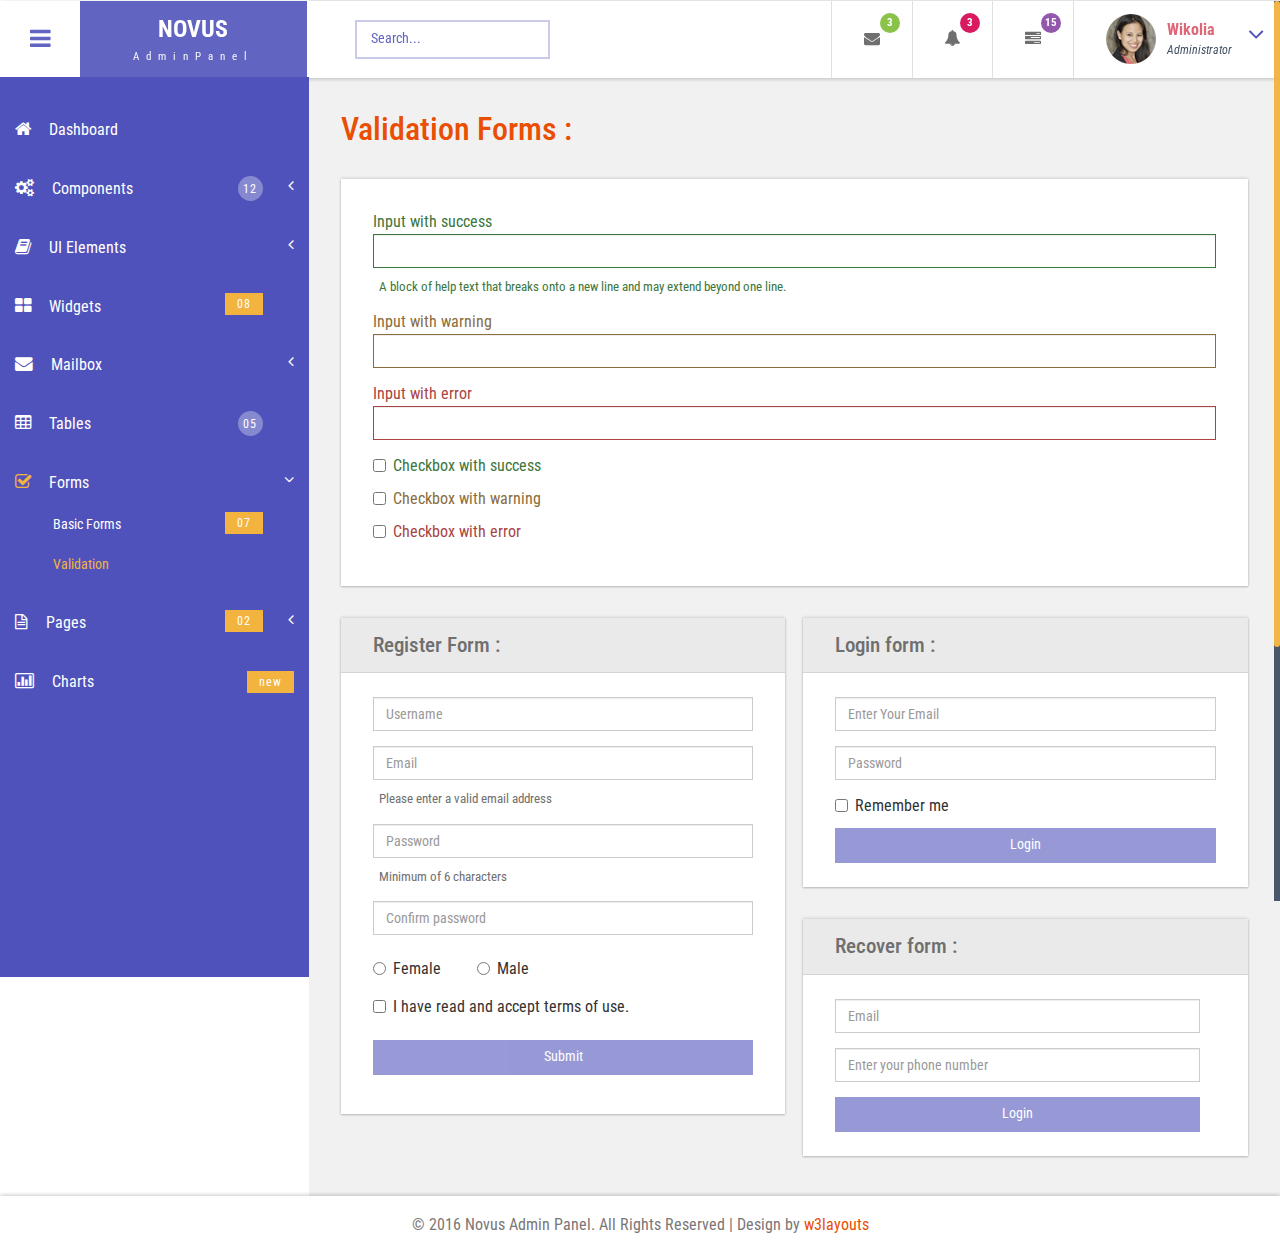
<file: office/validation.html>
<!--
Author: W3layouts
Author URL: http://w3layouts.com
License: Creative Commons Attribution 3.0 Unported
License URL: http://creativecommons.org/licenses/by/3.0/
-->
<!DOCTYPE HTML>
<html>
<head>
<title>Novus Admin Panel an Admin Panel Category Flat Bootstrap Responsive Website Template | Validation :: w3layouts</title>
<meta name="viewport" content="width=device-width, initial-scale=1">
<meta http-equiv="Content-Type" content="text/html; charset=utf-8" />
<meta name="keywords" content="Novus Admin Panel Responsive web template, Bootstrap Web Templates, Flat Web Templates, Android Compatible web template, 
SmartPhone Compatible web template, free WebDesigns for Nokia, Samsung, LG, SonyEricsson, Motorola web design" />
<script type="application/x-javascript"> addEventListener("load", function() { setTimeout(hideURLbar, 0); }, false); function hideURLbar(){ window.scrollTo(0,1); } </script>
<!-- Bootstrap Core CSS -->
<link href="css/bootstrap.css" rel='stylesheet' type='text/css' />
<!-- Custom CSS -->
<link href="css/style.css" rel='stylesheet' type='text/css' />
<!-- font CSS -->
<!-- font-awesome icons -->
<link href="css/font-awesome.css" rel="stylesheet"> 
<!-- //font-awesome icons -->
 <!-- js-->
<script src="js/jquery-1.11.1.min.js"></script>
<script src="js/modernizr.custom.js"></script>
 <!--//js-->
<!--webfonts-->
<link href='//fonts.googleapis.com/css?family=Roboto+Condensed:400,300,300italic,400italic,700,700italic' rel='stylesheet' type='text/css'>
<!--//webfonts--> 
<!--animate-->
<link href="css/animate.css" rel="stylesheet" type="text/css" media="all">
<script src="js/wow.min.js"></script>
	<script>
		 new WOW().init();
	</script>
<!--//end-animate-->
<!-- Metis Menu -->
<script src="js/metisMenu.min.js"></script>
<script src="js/custom.js"></script>
<link href="css/custom.css" rel="stylesheet">
<!--//Metis Menu -->
</head> 
<body class="cbp-spmenu-push">
	<div class="main-content">
		<!--left-fixed -navigation-->
		<div class=" sidebar" role="navigation">
            <div class="navbar-collapse">
				<nav class="cbp-spmenu cbp-spmenu-vertical cbp-spmenu-left" id="cbp-spmenu-s1">
					<ul class="nav" id="side-menu">
						<li>
							<a href="index.html"><i class="fa fa-home nav_icon"></i>Dashboard</a>
						</li>
						<li>
							<a href="#"><i class="fa fa-cogs nav_icon"></i>Components <span class="nav-badge">12</span> <span class="fa arrow"></span></a>
							<ul class="nav nav-second-level collapse">
								<li>
									<a href="grids.html">Grid System</a>
								</li>
								<li>
									<a href="media.html">Media Objects</a>
								</li>
							</ul>
							<!-- /nav-second-level -->
						</li>
						<li class="">
							<a href="#"><i class="fa fa-book nav_icon"></i>UI Elements <span class="fa arrow"></span></a>
							<ul class="nav nav-second-level collapse">
								<li>
									<a href="general.html">General<span class="nav-badge-btm">08</span></a>
								</li>
								<li>
									<a href="typography.html">Typography</a>
								</li>
							</ul>
							<!-- /nav-second-level -->
						</li>
						<li>
							<a href="widgets.html"><i class="fa fa-th-large nav_icon"></i>Widgets <span class="nav-badge-btm">08</span></a>
						</li>
						<li>
							<a href="#"><i class="fa fa-envelope nav_icon"></i>Mailbox<span class="fa arrow"></span></a>
							<ul class="nav nav-second-level collapse">
								<li>
									<a href="inbox.html">Inbox <span class="nav-badge-btm">05</span></a>
								</li>
								<li>
									<a href="compose.html">Compose email</a>
								</li>
							</ul>
							<!-- //nav-second-level -->
						</li>
						<li>
							<a href="tables.html"><i class="fa fa-table nav_icon"></i>Tables <span class="nav-badge">05</span></a>
						</li>
						<li>
							<a href="#"><i class="fa fa-check-square-o nav_icon"></i>Forms<span class="fa arrow"></span></a>
							<ul class="nav nav-second-level collapse">
								<li>
									<a href="forms.html">Basic Forms<span class="nav-badge-btm">07</span></a>
								</li>
								<li>
									<a href="validation.html">Validation</a>
								</li>
							</ul>
							<!-- //nav-second-level -->
						</li>
						<li>
							<a href="#"><i class="fa fa-file-text-o nav_icon"></i>Pages<span class="nav-badge-btm">02</span><span class="fa arrow"></span></a>
							<ul class="nav nav-second-level collapse">
								<li>
									<a href="login.html">Login</a>
								</li>
								<li>
									<a href="signup.html">SignUp</a>
								</li>
								<li>
									<a href="blank-page.html">Blank Page</a>
								</li>
							</ul>
							<!-- //nav-second-level -->
						</li>
						<li>
							<a href="charts.html" class="chart-nav"><i class="fa fa-bar-chart nav_icon"></i>Charts <span class="nav-badge-btm pull-right">new</span></a>
						</li>
					</ul>
					<div class="clearfix"> </div>
					<!-- //sidebar-collapse -->
				</nav>
			</div>
		</div>
		<!--left-fixed -navigation-->
		<!-- header-starts -->
		<div class="sticky-header header-section ">
			<div class="header-left">
				<!--toggle button start-->
				<button id="showLeftPush"><i class="fa fa-bars"></i></button>
				<!--toggle button end-->
				<!--logo -->
				<div class="logo">
					<a href="index.html">
						<h1>NOVUS</h1>
						<span>AdminPanel</span>
					</a>
				</div>
				<!--//logo-->
				<!--search-box-->
				<div class="search-box">
					<form class="input">
						<input class="sb-search-input input__field--madoka" placeholder="Search..." type="search" id="input-31" />
						<label class="input__label" for="input-31">
							<svg class="graphic" width="100%" height="100%" viewBox="0 0 404 77" preserveAspectRatio="none">
								<path d="m0,0l404,0l0,77l-404,0l0,-77z"/>
							</svg>
						</label>
					</form>
				</div><!--//end-search-box-->
				<div class="clearfix"> </div>
			</div>
			<div class="header-right">
				<div class="profile_details_left"><!--notifications of menu start -->
					<ul class="nofitications-dropdown">
						<li class="dropdown head-dpdn">
							<a href="#" class="dropdown-toggle" data-toggle="dropdown" aria-expanded="false"><i class="fa fa-envelope"></i><span class="badge">3</span></a>
							<ul class="dropdown-menu">
								<li>
									<div class="notification_header">
										<h3>You have 3 new messages</h3>
									</div>
								</li>
								<li><a href="#">
								   <div class="user_img"><img src="images/1.png" alt=""></div>
								   <div class="notification_desc">
									<p>Lorem ipsum dolor amet</p>
									<p><span>1 hour ago</span></p>
									</div>
								   <div class="clearfix"></div>	
								</a></li>
								<li class="odd"><a href="#">
									<div class="user_img"><img src="images/2.png" alt=""></div>
								   <div class="notification_desc">
									<p>Lorem ipsum dolor amet </p>
									<p><span>1 hour ago</span></p>
									</div>
								  <div class="clearfix"></div>	
								</a></li>
								<li><a href="#">
								   <div class="user_img"><img src="images/3.png" alt=""></div>
								   <div class="notification_desc">
									<p>Lorem ipsum dolor amet </p>
									<p><span>1 hour ago</span></p>
									</div>
								   <div class="clearfix"></div>	
								</a></li>
								<li>
									<div class="notification_bottom">
										<a href="#">See all messages</a>
									</div> 
								</li>
							</ul>
						</li>
						<li class="dropdown head-dpdn">
							<a href="#" class="dropdown-toggle" data-toggle="dropdown" aria-expanded="false"><i class="fa fa-bell"></i><span class="badge blue">3</span></a>
							<ul class="dropdown-menu">
								<li>
									<div class="notification_header">
										<h3>You have 3 new notification</h3>
									</div>
								</li>
								<li><a href="#">
									<div class="user_img"><img src="images/2.png" alt=""></div>
								   <div class="notification_desc">
									<p>Lorem ipsum dolor amet</p>
									<p><span>1 hour ago</span></p>
									</div>
								  <div class="clearfix"></div>	
								 </a></li>
								 <li class="odd"><a href="#">
									<div class="user_img"><img src="images/1.png" alt=""></div>
								   <div class="notification_desc">
									<p>Lorem ipsum dolor amet </p>
									<p><span>1 hour ago</span></p>
									</div>
								   <div class="clearfix"></div>	
								 </a></li>
								 <li><a href="#">
									<div class="user_img"><img src="images/3.png" alt=""></div>
								   <div class="notification_desc">
									<p>Lorem ipsum dolor amet </p>
									<p><span>1 hour ago</span></p>
									</div>
								   <div class="clearfix"></div>	
								 </a></li>
								 <li>
									<div class="notification_bottom">
										<a href="#">See all notifications</a>
									</div> 
								</li>
							</ul>
						</li>	
						<li class="dropdown head-dpdn">
							<a href="#" class="dropdown-toggle" data-toggle="dropdown" aria-expanded="false"><i class="fa fa-tasks"></i><span class="badge blue1">15</span></a>
							<ul class="dropdown-menu">
								<li>
									<div class="notification_header">
										<h3>You have 8 pending task</h3>
									</div>
								</li>
								<li><a href="#">
									<div class="task-info">
										<span class="task-desc">Database update</span><span class="percentage">40%</span>
										<div class="clearfix"></div>	
									</div>
									<div class="progress progress-striped active">
										<div class="bar yellow" style="width:40%;"></div>
									</div>
								</a></li>
								<li><a href="#">
									<div class="task-info">
										<span class="task-desc">Dashboard done</span><span class="percentage">90%</span>
									   <div class="clearfix"></div>	
									</div>
									<div class="progress progress-striped active">
										 <div class="bar green" style="width:90%;"></div>
									</div>
								</a></li>
								<li><a href="#">
									<div class="task-info">
										<span class="task-desc">Mobile App</span><span class="percentage">33%</span>
										<div class="clearfix"></div>	
									</div>
								   <div class="progress progress-striped active">
										 <div class="bar red" style="width: 33%;"></div>
									</div>
								</a></li>
								<li><a href="#">
									<div class="task-info">
										<span class="task-desc">Issues fixed</span><span class="percentage">80%</span>
									   <div class="clearfix"></div>	
									</div>
									<div class="progress progress-striped active">
										 <div class="bar  blue" style="width: 80%;"></div>
									</div>
								</a></li>
								<li>
									<div class="notification_bottom">
										<a href="#">See all pending tasks</a>
									</div> 
								</li>
							</ul>
						</li>	
					</ul>
					<div class="clearfix"> </div>
				</div>
				<!--notification menu end -->
				<div class="profile_details">		
					<ul>
						<li class="dropdown profile_details_drop">
							<a href="#" class="dropdown-toggle" data-toggle="dropdown" aria-expanded="false">
								<div class="profile_img">	
									<span class="prfil-img"><img src="images/a.png" alt=""> </span> 
									<div class="user-name">
										<p>Wikolia</p>
										<span>Administrator</span>
									</div>
									<i class="fa fa-angle-down lnr"></i>
									<i class="fa fa-angle-up lnr"></i>
									<div class="clearfix"></div>	
								</div>	
							</a>
							<ul class="dropdown-menu drp-mnu">
								<li> <a href="#"><i class="fa fa-cog"></i> Settings</a> </li> 
								<li> <a href="#"><i class="fa fa-user"></i> Profile</a> </li> 
								<li> <a href="#"><i class="fa fa-sign-out"></i> Logout</a> </li>
							</ul>
						</li>
					</ul>
				</div>
				<div class="clearfix"> </div>	
			</div>
			<div class="clearfix"> </div>	
		</div>
		<!-- //header-ends -->
		<!-- main content start-->
		<div id="page-wrapper">
			<div class="main-page">
				<div class="forms validation">
					<h3 class="title1">Validation Forms :</h3>
					<div class="form-three widget-shadow">
						<div data-example-id="form-validation-states"> 
							<form> <div class="form-group has-success"> <label class="control-label" for="inputSuccess1">Input with success</label> <input type="text" class="form-control" id="inputSuccess1" aria-describedby="helpBlock2"> <span id="helpBlock2" class="help-block">A block of help text that breaks onto a new line and may extend beyond one line.</span> </div> <div class="form-group has-warning"> <label class="control-label" for="inputWarning1">Input with warning</label> <input type="text" class="form-control" id="inputWarning1"> </div> <div class="form-group has-error"> <label class="control-label" for="inputError1">Input with error</label> <input type="text" class="form-control" id="inputError1"> </div> <div class="has-success"> <div class="checkbox"> <label> <input type="checkbox" id="checkboxSuccess" value="option1"> Checkbox with success </label> </div> </div> <div class="has-warning"> <div class="checkbox"> <label> <input type="checkbox" id="checkboxWarning" value="option1"> Checkbox with warning </label> </div> </div> <div class="has-error"> <div class="checkbox"> <label> <input type="checkbox" id="checkboxError" value="option1"> Checkbox with error </label> </div> </div> </form> 
						</div>
					</div>
					<div class="row">
						<div class="col-md-6 validation-grids widget-shadow" data-example-id="basic-forms"> 
							<div class="form-title">
								<h4>Register Form :</h4>
							</div>
							<div class="form-body">
								<form data-toggle="validator">
									<div class="form-group">
										<input type="text" class="form-control" id="inputName" placeholder="Username" required>
									</div>
									<div class="form-group has-feedback">
										<input type="email" class="form-control" id="inputEmail" placeholder="Email" data-error="Bruh, that email address is invalid" required>
										<span class="glyphicon form-control-feedback" aria-hidden="true"></span>
										<span class="help-block with-errors">Please enter a valid email address</span>
									</div>
									<div class="form-group">
									  <input type="password" data-toggle="validator" data-minlength="6" class="form-control" id="inputPassword" placeholder="Password" required>
									  <span class="help-block">Minimum of 6 characters</span>
									</div>
									<div class="form-group">
									  <input type="password" class="form-control" id="inputPasswordConfirm" data-match="#inputPassword" data-match-error="Whoops, these don't match" placeholder="Confirm password" required>
									  <div class="help-block with-errors"></div>
									</div>
									<div class="form-group">
										<div class="radio">
											<label>
											  <input type="radio" name="gender" required>
											  Female
											</label>
										</div>
										<div class="radio">
											<label>
											<input type="radio" name="gender" required>
											Male
											</label>
										</div>
									</div>
									<div class="form-group">
										<div class="checkbox">
											<label>
												<input type="checkbox" id="terms" data-error="Before you wreck yourself" required>
												I have read and accept terms of use.
											</label>
											<div class="help-block with-errors"></div>
										</div>
									</div>
									<div class="form-group">
										<button type="submit" class="btn btn-primary disabled">Submit</button>
									</div>
								</form>
							</div>
						</div>
						<div class="col-md-6 validation-grids validation-grids-right">
							<div class="widget-shadow" data-example-id="basic-forms"> 
								<div class="form-title">
									<h4>Login form :</h4>
								</div>
								<div class="form-body">
									<form data-toggle="validator">
										<div class="form-group has-feedback">
											<input type="email" class="form-control" id="inputEmail" placeholder="Enter Your Email" data-error="Bruh, that email address is invalid" required>
											<span class="glyphicon form-control-feedback" aria-hidden="true"></span>
										</div>
										<div class="form-group">
											<input type="password" data-toggle="validator" data-minlength="6" class="form-control" id="inputPassword" placeholder="Password" required>
										</div>
										<div class="bottom">
											<div class="form-group">
												<div class="checkbox">
													<label>
														<input type="checkbox" id="terms" data-error="Before you wreck yourself" required>
														Remember me
													</label>
													<div class="help-block with-errors"></div>
												</div>
											</div>
											<div class="form-group">
												<button type="submit" class="btn btn-primary disabled">Login</button>
											</div>
											<div class="clearfix"> </div>
										</div>
									</form>
								</div>
							</div>
							<div class="inline-form widget-shadow">
								<div class="form-title">
									<h4>Recover form :</h4>
								</div>
								<div class="form-body">
									<form data-toggle="validator">
										<div class="form-group has-feedback">
											<input type="email" class="form-control" id="inputEmail" placeholder="Email" data-error="Bruh, that email address is invalid" required>
											<span class="glyphicon form-control-feedback" aria-hidden="true"></span>
										</div>
										<div class="form-group">
											<input type="text" data-toggle="validator" data-minlength="6" class="form-control" id="inputPassword" placeholder="Enter your phone number" required>
										</div>
										<div class="bottom">
											<div class="form-group">
												<button type="submit" class="btn btn-primary disabled">Login</button>
											</div>
										</div>
									</form>
								</div>
							</div>
						</div>
						<div class="clearfix"> </div>	
					</div>
				</div>
			</div>
		</div>
		<!--footer-->
		<div class="footer">
		   <p>&copy; 2016 Novus Admin Panel. All Rights Reserved | Design by <a href="https://w3layouts.com/" target="_blank">w3layouts</a></p>
		</div>
        <!--//footer-->
	</div>
	<!-- Classie -->
		<script src="js/classie.js"></script>
		<script>
			var menuLeft = document.getElementById( 'cbp-spmenu-s1' ),
				showLeftPush = document.getElementById( 'showLeftPush' ),
				body = document.body;
				
			showLeftPush.onclick = function() {
				classie.toggle( this, 'active' );
				classie.toggle( body, 'cbp-spmenu-push-toright' );
				classie.toggle( menuLeft, 'cbp-spmenu-open' );
				disableOther( 'showLeftPush' );
			};
			
			function disableOther( button ) {
				if( button !== 'showLeftPush' ) {
					classie.toggle( showLeftPush, 'disabled' );
				}
			}
		</script>
	<!--scrolling js-->
	<script src="js/jquery.nicescroll.js"></script>
	<script src="js/scripts.js"></script>
	<!--//scrolling js-->
	<!-- Bootstrap Core JavaScript -->
	<script src="js/bootstrap.js"> </script>
	<!--validator js-->
	<script src="js/validator.min.js"></script>
	<!--//validator js-->
</body>
</html>
</file>
<file: office/css/style.css>
/*
Author: W3layout
Author URL: http://w3layouts.com
License: Creative Commons Attribution 3.0 Unported
License URL: http://creativecommons.org/licenses/by/3.0/
*/


h4, h5, h6,
h1, h2, h3 {margin: 0;}
ul, ol {margin: 0;}
p {margin: 0;}

html, body{
  	font-family: 'Roboto Condensed', sans-serif;
    font-size: 100%;
  	overflow-x: hidden;
	background: #fff;
}
body a{
	transition: 0.5s all ease;
	-webkit-transition: 0.5s all ease;
	-moz-transition: 0.5s all ease;
	-o-transition: 0.5s all ease;
	-ms-transition: 0.5s all ease;
	text-decoration:none;
}
h1,h2,h3,h4,h5,h6{
	margin:0;			   
}
p{
	margin:0;
}
ul,label{
	margin:0;
	padding:0;
}
body a:hover{
	text-decoration:none;
}
.main-content {
    position: relative;
}
/*-------HEADER SECTION------*/
/* ----STICKY HEADER----*/
.sticky-header{
    position: fixed;
    top: 0;
    left:0px;
    width: 100%;
    z-index: 100;
}
.header-section {
    background:#FFF;
    box-shadow:  1px 1px 4px rgba(0, 0, 0, 0.21);
    -webkit-box-shadow:  1px 1px 4px rgba(0, 0, 0, 0.21);
    -moz-box-shadow:  1px 1px 4px rgba(0, 0, 0, 0.21);
    -o-box-shadow:  1px 1px 4px rgba(0, 0, 0, 0.21);
}
.header-section::after {
    clear: both;
    display: block;
    content: '';
}
.header-left {
    float: left;
    width: 45%;
}
.header-right {
    float: right;
}
/* ----menu-icon----*/
button#showLeftPush {
    font-size: 1.5em;
    width: 80px;
    padding: 0.87em 0;
    text-align: center;
    cursor: pointer;
    float: left;
    color: #6F6F6F;
    -moz-transition: all 0.2s ease-out 0s;
    -webkit-transition: all 0.2s ease-out 0s;
    transition: all 0.2s ease-out 0s;
	border: none;
    background-color: #fff;
	outline:none;
}
button#showLeftPush:hover {
    color: #6164C1;
}
/*--push-menu-css--*/
.cbp-spmenu {
	position: fixed;
}
.cbp-spmenu-vertical {
    width: 309px;
    height: 100%;
    top: 76px;
    z-index: 1000;
    background-color:#4F52BA;
	padding: 2em 0;
}
.cbp-spmenu-left {
    left: 0;
}
.cbp-spmenu-left.cbp-spmenu-open {
	left: -309px;
}
/* Push classes applied to the body */
.cbp-spmenu-push {
	overflow-x: hidden;
	position: relative;
}
.cbp-spmenu-push-toright {
	left: 0;
}
/* Transitions */

.cbp-spmenu,
.cbp-spmenu-push {
	-webkit-transition: all 0.3s ease;
	-moz-transition: all 0.3s ease;
	transition: all 0.3s ease;
}
.cbp-spmenu-push div#page-wrapper {
    margin: 0 0 0 19.3em;
	transition:.5s all;
	-webkit-transition:.5s all;
	-moz-transition:.5s all;
}
.cbp-spmenu-push.cbp-spmenu-push-toright div#page-wrapper {
    margin: 0;
}
/*--//push-menu-css--*/
/*--side-menu--*/
.sidebar ul li{
	 margin-bottom: 1em;
}
.sidebar ul li a {
    color: #FFFFFF;
    font-size: 1em;
}

.nav > li > a:hover, .nav > li > a:focus {
    text-decoration: none;
    background-color: transparent;
    color: #F2B33F;
}
.sidebar .arrow {
    float: right;
}
i.nav_icon {
    margin-right: 1em;
	font-size: 1.1em;
}
.fa {
    display: inline-block;
    font-family: FontAwesome;
    font-style: normal;
    font-weight: normal;
    line-height: 1;
    -webkit-font-smoothing: antialiased;
    -moz-osx-font-smoothing: grayscale;
}
span.nav-badge {
    font-size: 12px;
    color: #FFFFFF;
    background: rgba(255, 255, 255, 0.32);
    width: 25px;
    height: 25px;
    border-radius: 68%;
    -webkit-border-radius: 68%;
    -moz-border-radius: 68%;
    -o-border-radius: 68%;
    position: absolute;
    top: 18%;
    right: 15%;
    line-height: 26px;
    letter-spacing: 1px;
    text-align: center;
}
span.nav-badge-btm {
    font-size: 12px;
    color: #FFF;
    background: #F2B33F;
    position: absolute;
    top: 18%;
    right: 15%;
    line-height: 22px;
    letter-spacing: 1px;
    text-align: center;
    padding: 0em 1em;
}
.dropdown-menu > li > a:hover, .dropdown-menu > li > a:focus {
    background: none;
    color: #e94e02;
}
.chart-nav span.nav-badge-btm {
	right: 5%;
    top: 24%;
}
ul.dropdown-menu{
	animation: flipInX 1s ease;
	-moz-animation: flipInX 1s ease;
	-webkit-animation: flipInX 1s ease;
	-webkit-backface-visibility: visible !important;
	-ms-backface-visibility: visible !important;
	backface-visibility: visible !important;
	-moz-backface-visibility: visible !important;
	data-wow-delay:".1s";
}
/*--//side-menu--*/
/* ----Logo----*/
.logo {
    background: #6164C1;
    text-align: center;
    float: left;
}
.logo a{
    padding: 0.9em 3.3em .7em;
	display: block;
	text-decoration: none;
}
.logo a h1 {
    color: #fff;
    font-size: 1.5em;
    line-height: 1.2em;
    font-weight: 700;
}
.logo a span {
    color: #F8F8F8;
    font-size: .7em;
    text-align: center;
    letter-spacing: 7px;
}
/* ----//Logo----*/
/*start search*/
.search-box {
    float: left;
    width: 34%;
    margin: 1.2em 0 0 3em;
	position: relative;
    z-index: 1;
    display: inline-block;
}
.sb-search-input {
    outline: none;
    background: #fff;
    width: 100%;
    margin: 0;
    z-index: 10;
    font-size: 0.9em;
    color: #6164C1;
    padding: 0.5em 1em;
	border: 2px solid rgba(79, 82, 186, 0.3);
	-webkit-appearance: none; /* for box shadows to show on iOS */
	font-family: 'Roboto Condensed', sans-serif;
}
.sb-search-input::-webkit-input-placeholder {
	color:#6164C1;
}
.sb-search-input:-moz-placeholder {
	color: #6164C1;
}
.sb-search-input::-moz-placeholder {
	color: #6164C1;
}
.sb-search-input:-ms-input-placeholder {
	color: #6164C1;
}
.input__label {
	-webkit-font-smoothing: antialiased;
    -moz-osx-font-smoothing: grayscale;
	-webkit-touch-callout: none;
	-webkit-user-select: none;
	-khtml-user-select: none;
	-moz-user-select: none;
	-ms-user-select: none;
	user-select: none;
	position: absolute;
	width: 100%;
	height: 100%;
}

.graphic {
	fill: none;
	-webkit-transform: scale3d(1, -1, 1);
	transform: scale3d(1, -1, 1);
	-webkit-transition: stroke-dashoffset 0.5s;
	transition: stroke-dashoffset 0.5s;
	pointer-events: none;
	stroke: #D81B60;
    stroke-width: 6px;
    stroke-dasharray: 962;
    stroke-dashoffset: 962;
}
/* Madoka */
.input__field--madoka {
	background: transparent;
	display: block;
	float: right;
}
.input__field--madoka:focus {
	outline: none;
}
.input__field--madoka:focus + .input__label,
.input--filled .input__label {
	cursor: default;
	pointer-events: none;
}
.input__field--madoka:focus + .input__label .graphic,
.input--filled .graphic {
	stroke-dashoffset: 0;
}

.input__field--madoka:focus + .input__label .input__label-content{
	-webkit-transform: scale3d(0.81, 0.81, 1) translate3d(0, 4em, 0);
	transform: scale3d(0.81, 0.81, 1) translate3d(0, 4em, 0);
}
/*--//search-ends --*/
/*--- Progress Bar ----*/
.meter {
	position: relative;
}
.meter > span {
	display: block;
	height: 100%;
	   
	position: relative;
	overflow: hidden;
}
.meter > span:after, .animate > span > span {
	content: "";
	position: absolute;
	top: 0; left: 0; bottom: 0; right: 0;
	
	overflow: hidden;
}

.animate > span:after {
	display: none;
}

@-webkit-keyframes move {
    0% {
       background-position: 0 0;
    }
    100% {
       background-position: 50px 50px;
    }
}

@-moz-keyframes move {
    0% {
       background-position: 0 0;
    }
    100% {
       background-position: 50px 50px;
    }
}

.red > span {
	background-color: #65CEA7;
}

.nostripes > span > span, .nostripes > span:after {
	-webkit-animation: none;
	-moz-animation: none;
	background-image: none;
}
/*--- User Panel---*/
.profile_details_left {
    float: left;
}
.dropdown-menu {
    box-shadow: 2px 3px 4px rgba(0, 0, 0, .175);
	-webkit-box-shadow: 2px 3px 4px rgba(0, 0, 0, .175);
	-moz-box-shadow: 2px 3px 4px rgba(0, 0, 0, .175);
    border-radius: 0;
}
li.dropdown.head-dpdn {
    display: inline-block;
    padding: 1.7em 0;
    border-left: 1px solid #E0E0E0;
	float: left;
}
li.dropdown.head-dpdn:nth-child(3) {
    border-right: 1px solid #E0E0E0;
}
li.dropdown.head-dpdn a.dropdown-toggle {
    padding: 1.7em 2em;
}
ul.dropdown-menu li {
    margin-left: 0;
    width: 100%;
    padding: 0;
	background: #fff;
}
.user-panel-top ul{
	padding-left:0;
}
.user-panel-top li{
	float:left;
	margin-left:15px;
	position:relative;
}
.user-panel-top li span.digit{
    font-size:11px;
    font-weight:bold;
	color:#FFF;
	background:#e64c65;
	line-height:20px;
	width:20px;
	height:20px;
	border-radius:2em;
	-webkit-border-radius:2em;
	-moz-border-radius:2em;
	-o-border-radius:2em;	
	text-align:center;
	display: inline-block;
	position: absolute;
	top: -3px;
	right: -10px;
}
.user-panel-top li:first-child{
	margin-left:0;
}
.sidebar .nav-second-level li a.active ,.sidebar ul li a.active{
    color: #F2B33F;
}
li.active a i, .act a i {
    color: #F2B33F;
}
.custom-nav > li.act > a, .custom-nav > li.act > a:hover, .custom-nav > li.act > a:focus {
    background-color: #353f4f;
    color:#8BC34A;
}
.user-panel-top li a{
	display: block;
	padding: 5px;
	text-decoration:none;
}
.header-right i.fa.fa-envelope{
	color:#6F6F6F;
}
i.fa.fa-bell{
	color:#6F6F6F;
}
i.fa.fa-tasks{
	color:#6F6F6F;
}
.user-panel-top li a:hover{
	border-color:rgba(101, 124, 153, 0.93);
}
.user-panel-top li a i{
	width:24px;
	height:24px;
	display: block;
	text-align:center;
	line-height:25px;
}
.user-panel-top li a i span{
	font-size:15px;
	color:#FFF;
}
.user-panel-top li a.user{
	background:#667686;
}
.user-panel-top li span.green{
	background:#a88add;
}
.user-panel-top li span.red{
	background:#b8c9f1;
}
.user-panel-top li span.yellow{
	background:#bdc3c7;
}
/***** Messages *************/
.notification_header{
	background-color:#FAFAFA;
	padding: 10px 15px;
	border-bottom:1px solid rgba(0, 0, 0, 0.05);
	margin-bottom: 8px;
}
.notification_header h3{	
	color:#6A6A6A;
	font-size:12px;
	font-weight:600;
	margin:0;
}
.notification_bottom {
    background-color: rgba(200, 129, 230, 0.14);
    padding: 4px 0;
    text-align: center;
	margin-top: 5px;
}
.notification_bottom a {
    color: #6F6F6F;
	 font-size: 1em;
}
.notification_bottom a:hover {
    color:#6164C1;
}
.notification_bottom h3 a{	
	color: #717171;
	font-size:12px;
	border-radius:0;
	border:none;
	padding:0;
	text-align:center;
}
.notification_bottom h3 a:hover{	
	color:#4A4A4A;
	text-decoration:underline;
	background:none;
}
.user_img{
	float:left;
	width:19%;
}
.user_img img{
	max-width:100%;
	display:block;
	border-radius:2em;
	-webkit-border-radius:2em;
	-moz-border-radius:2em;
	-o-border-radius:2em;
}
.notification_desc{
	float:left;
	width:70%;
	margin-left:5%;
}
.notification_desc p{
	color:#757575;
	font-size:13px;
	padding:2px 0;
}
.wrapper-dropdown-2 .dropdown li a:hover .notification_desc p{
	color:#424242;
}
.notification_desc p span{
	color:#979797 !important;
	font-size:11px;
}
/*---bages---*/
.header-right span.badge {
    font-size: 11px;
    font-weight: bold;
    color: #FFF;
    background: #8BC34A;
    line-height: 15px;
    width: 20px;
    height: 20px;
    border-radius: 2em;
    -webkit-border-radius: 2em;
    -moz-border-radius: 2em;
    -o-border-radius: 2em;
    text-align: center;
    display: inline-block;
    position: absolute;
    top: 16%;
    padding: 2px 0 0;
}
.header-right span.blue{
	background-color:#D81B60;
}
.header-right span.red{
	background-color:#ef553a;
}
.header-right span.blue1{
	background-color:#9358ac;
}
i.icon_1{
  float: left;
  color: #00aced;
  line-height: 2em;
  margin-right: 1em;
}
i.icon_2{
  float: left;
  color:#ef553a;
  line-height: 2em;
  margin-right: 1em;
  font-size: 20px;
}
i.icon_3{
  float: left;
  color:#9358ac;
  line-height: 2em;
  margin-right: 1em;
  font-size: 20px;
}
.avatar_left {
  float: left;
}
i.icon_4{
  width: 45px;
  height: 45px;
  background: #F44336;
  float: left;
  color: #fff;
  text-align: center;
  font-size: 1.5em;
  line-height: 44px;
  font-style: normal;
  margin-right: 1em;
}
i.icon_5{
  background-color: #3949ab;
}
i.icon_6{
  background-color: #03a9f4;
}
.blue-text {
  color: #2196F3 !important;
  float:right;
}
/*---//bages---*/
/*--Progress bars--*/
.progress {
    height: 10px;
    margin: 7px 0;
    overflow: hidden;
    background: #e1e1e1;
    z-index: 1;
    cursor: pointer;
}
.task-info .percentage{
	float:right;
	height:inherit;
	line-height:inherit;
}
.task-desc{
	font-size:12px;
}
.wrapper-dropdown-3 .dropdown li a:hover span.task-desc {
	color:#65cea7;
}
.progress .bar {
		z-index: 2;
		height:15px; 
		font-size: 12px;
		color: white;
		text-align: center;
		float:left;
		-webkit-box-sizing: content-box;
		-moz-box-sizing: content-box;
		-ms-box-sizing: content-box;
		box-sizing: content-box;
		-webkit-transition: width 0.6s ease;
		  -moz-transition: width 0.6s ease;
		  -o-transition: width 0.6s ease;
		  transition: width 0.6s ease;
	}
.progress-striped .yellow{
	background:#f0ad4e;
} 
.progress-striped .green{
	background:#5cb85c;
} 
.progress-striped .light-blue{
	background:#4F52BA;
} 
.progress-striped .red{
	background:#d9534f;
} 
.progress-striped .blue{
	background:#428bca;
} 
.progress-striped .orange {
	background:#e94e02;
}
.progress-striped .bar {
  background-image: -webkit-gradient(linear, 0 100%, 100% 0, color-stop(0.25, rgba(255, 255, 255, 0.15)), color-stop(0.25, transparent), color-stop(0.5, transparent), color-stop(0.5, rgba(255, 255, 255, 0.15)), color-stop(0.75, rgba(255, 255, 255, 0.15)), color-stop(0.75, transparent), to(transparent));
  background-image: -webkit-linear-gradient(45deg, rgba(255, 255, 255, 0.15) 25%, transparent 25%, transparent 50%, rgba(255, 255, 255, 0.15) 50%, rgba(255, 255, 255, 0.15) 75%, transparent 75%, transparent);
  background-image: -moz-linear-gradient(45deg, rgba(255, 255, 255, 0.15) 25%, transparent 25%, transparent 50%, rgba(255, 255, 255, 0.15) 50%, rgba(255, 255, 255, 0.15) 75%, transparent 75%, transparent);
  background-image: -o-linear-gradient(45deg, rgba(255, 255, 255, 0.15) 25%, transparent 25%, transparent 50%, rgba(255, 255, 255, 0.15) 50%, rgba(255, 255, 255, 0.15) 75%, transparent 75%, transparent);
  background-image: linear-gradient(45deg, rgba(255, 255, 255, 0.15) 25%, transparent 25%, transparent 50%, rgba(255, 255, 255, 0.15) 50%, rgba(255, 255, 255, 0.15) 75%, transparent 75%, transparent);
  -webkit-background-size: 40px 40px;
  -moz-background-size: 40px 40px;
  -o-background-size: 40px 40px;
  background-size: 40px 40px;
}
.progress.active .bar {
  -webkit-animation: progress-bar-stripes 2s linear infinite;
  -moz-animation: progress-bar-stripes 2s linear infinite;
  -ms-animation: progress-bar-stripes 2s linear infinite;
  -o-animation: progress-bar-stripes 2s linear infinite;
  animation: progress-bar-stripes 2s linear infinite;
}
@-webkit-keyframes progress-bar-stripes {
  from {
    background-position: 40px 0;
  }
  to {
    background-position: 0 0;
  }
}
@-moz-keyframes progress-bar-stripes {
  from {
    background-position: 40px 0;
  }
  to {
    background-position: 0 0;
  }
}
@-ms-keyframes progress-bar-stripes {
  from {
    background-position: 40px 0;
  }
  to {
    background-position: 0 0;
  }
}
@-o-keyframes progress-bar-stripes {
  from {
    background-position: 0 0;
  }
  to {
    background-position: 40px 0;
  }
}
@keyframes progress-bar-stripes {
  from {
    background-position: 40px 0;
  }
  to {
    background-position: 0 0;
  }
}
/*--Progress bars--*/
/********* profile details **********/
ul.dropdown-menu.drp-mnu i.fa {
    margin-right: 0.5em;
}
ul.dropdown-menu {
    padding: 0;
    min-width: 215px;
    top:101%;
}
.dropdown-menu > li > a {
    padding: 3px 15px;
	font-size: 1em;
}
.profile_details {
    float: right;
}
.profile_details_drop .fa.fa-angle-up{
	display:none;
}
.profile_details_drop.open .fa.fa-angle-up{
    display:block;
}
.profile_details_drop.open .fa.fa-angle-down{
	display:none;
}
.profile_details_drop a.dropdown-toggle {
    display:block;
	padding: 0.8em 3em 0 2em;
}
.profile_img span.prfil-img{
	float:left;
  width: 50px
}
.user-name{
	 float:left;
	 margin-top:8px;
	 margin-left:11px;
	 height:35px;
}
.profile_details ul li{
	list-style-type:none;
	position:relative;
}
.profile_details li a i.fa.lnr {
    position: absolute;
    top: 34%;
    right: 8%;
    color: #4F52BA;
    font-size: 1.6em;
}
.profile_details ul li ul.dropdown-menu.drp-mnu {
    padding: 1em;
    min-width: 190px;
    top: 122%;
    left:0%;
}
ul.dropdown-menu.drp-mnu li {
    list-style-type: none;
    padding: 3px 0;
}
.user-name p{
	font-size:1em;
	color:#DD6777;
	line-height:1em;
	font-weight:700;
}
.user-name span {
    font-size: .75em;
    font-style: italic;
    color: #424f63;
    font-weight: normal;
    margin-top: .3em;
}
/*---footer---*/
.footer {
    background: #fff;
    padding: 1em;
    width: 100%;
    text-align:center;
	box-shadow: 0px -1px 4px rgba(0, 0, 0, 0.21);
	-webkit-box-shadow: 0px -1px 4px rgba(0, 0, 0, 0.21);
	-moz-box-shadow: 0px -1px 4px rgba(0, 0, 0, 0.21);
	-ms-box-shadow: 0px -1px 4px rgba(0, 0, 0, 0.21);
	-o-box-shadow: 0px -1px 4px rgba(0, 0, 0, 0.21);
}
.footer  p {
	color: #7A7676;
    font-size: 1em;
	line-height: 1.6em;
}
.footer  p a{
	color:#E94E02;
}
.footer  p a:hover{
	text-decoration:underline;
}
/*---//footer---*/
/*---main-content-start---*/
.widget {
    width: 32%;
    border: 1px solid #F5F1F1;
    padding: 0px;
    box-shadow: 0 -1px 3px rgba(0,0,0,.12),0 1px 2px rgba(0,0,0,.24);
}
.widget.states-mdl {
    margin: 0 2%;
}
.stats-left {
    float: left;
    width: 70%;
    background-color: #4F52BA;
	text-align: center;
	padding: 1em;
}
.states-mdl .stats-left {
    background-color: #585858;
}
.states-mdl .stats-right {
    background-color: rgba(88, 88, 88, 0.88);
}
.states-last .stats-left {
    background-color: #e94e02;
}
.states-last .stats-right {
    background-color: rgba(233, 78, 2, 0.84);
}
.stats-right {
    float: right;
    width: 30%;
    text-align: center;
	padding: 1.54em 1em;
	background-color: rgba(79, 82, 186, 0.88);
}
.stats-left h5 {
    color: #fff;
    font-size: 1em;
}
.stats-left h4 {
    font-size: 2em;
    color: #fff;
    margin-top: 10px;
}
.stats-right label {
    font-size: 2em;
    color: #fff;
}
/*--charts--*/
.charts,.row {
    margin: 2em 0 0;
}
.charts-grids {
    background-color: #fff;
    padding:1em;
}
.charts-grids canvas#bar {
    width: 100% !important;
}
.charts canvas#line {
    width: 100% !important;
}
h4.title {
    font-size: 1.1em;
    color: #C1C1C1;
    margin: 0.5em 0 1em;
    text-transform: uppercase;
}
/*--//charts--*/
.widget-shadow {
    background-color: #fff;
    box-shadow: 0 -1px 3px rgba(0,0,0,.12),0 1px 2px rgba(0,0,0,.24);
	-webkit-box-shadow: 0 -1px 3px rgba(0,0,0,.12),0 1px 2px rgba(0,0,0,.24);
	-moz-box-shadow: 0 -1px 3px rgba(0,0,0,.12),0 1px 2px rgba(0,0,0,.24);
}
/*--statistics--*/
.stats-info.widget {
    padding: 1em;
    background-color: #fff;
}
.stats-info ul li {
    margin-bottom: 1em;
    border-bottom: 1px solid #EFE9E9;
    padding-bottom: 10px;
    font-size: 0.9em;
    color: #555;
}
.progress.progress-right {
    width: 25%;
    float: right;
    height: 8px;
    margin-bottom: 0;
}
.stats-info ul li.last {
    border-bottom: none;
    padding-bottom: 0;
    margin-bottom: 0.5em;
}
.stats-info span.pull-right {
    font-size: 0.7em;
    margin-left: 11px;
    line-height: 2em;
}
.stats-info.stats-last {
    padding: 1.15em 1em;
    width: 66%;
    margin-left: 2%;
}
.table.stats-table {
    margin-bottom: 0;
}
.stats-table span.label{
    font-weight: 500;
}
.stats-table h5 {
    color: #4F52BA;
    font-size: 0.9em;
}
.stats-table h5.down {
    color: #D81B60;
}
.stats-table h5 i.fa {
    font-size: 1.2em;
    font-weight: 800;
    margin-left: 3px;
}
.stats-table thead tr th {
    color: #555;
}
.stats-table td {
    font-size: 0.9em;
    color: #555;
    padding: 11px !important;
}
/*--//statistics--*/
/*--map--*/
.map {
    padding: 1em;
}
/*--//map--*/
/*--social-media--*/
.social-media {
    padding: 0;
    margin-left: 2%;
    width: 31.3%;
}
.wid-social {
    display: inline-block;
    width: 33.33%;
    padding: 15px;
    float: left;
	text-align: center;
}
.facebook {
  background-color:#3b5998 !important;
  color: #ffffff !important;
}
.icon-xlg {
    font-size: 30px;
}
.wid-social .social-info h3 {
	color: rgba(255, 255, 255, 0.91);
    font-weight: 800;
    font-size: 1.5em;
    margin: 0.3em 0;
}
.wid-social .social-info h4 {
    margin: 0;
    font-size: 0.8em;
    color: #fff;
    letter-spacing: 1px;
}
.twitter {
  background-color:#55acee !important;
  color: #ffffff !important;
}
.google-plus {
  background-color: #dc4e41 !important;
  color: #ffffff !important;
}
.dribbble {
  background-color:#ea4c89 !important;
  color: #ffffff !important;
}
.xing {
  background-color: #cfdc00 !important;
  color: #ffffff !important;
}
.vimeo {
  background-color: #162221 !important;
  color: #ffffff !important;
}
.yahoo {
  background-color: #410093 !important;
  color: #ffffff !important;
}
.flickr {
  background-color: #a4c639 !important;
  color: #ffffff !important;
}
.rss {
  background-color: #f26522 !important;
  color: #ffffff !important;
}
.wid-social.youtube {
    width: 100%;
	background-color: #cd201f !important;
	color: #ffffff !important;
}
.wid-social.youtube .icon-xlg {
    font-size: 38px;
}
.youtube .social-icon {
    display: inline-block;
    margin-right: 6em;
    vertical-align: super;
}
.youtube .social-info {
    display: inline-block;
}
.wid-social:hover .social-icon {
    transform: rotatey(360deg);
    transition: .5s all;
}
/*--//social-media--*/
/*--calender --*/
.calender {
    padding: 1em 1.5em 1.5em;
}
/*--//calender --*/
/*---//main-content---*/
/*-- media --*/
h3.title1 {
    font-size: 2em;
    color: #e94e02;
    margin-bottom: 0.8em;
}
.bs-example5{
   background:#fff;
   padding:2em;
}
.media-heading {
  color: #000;
}
.sidebard-panel .feed-element, .media-body, .sidebard-panel p {
  font-size:0.85em;
  color:#999;
}
.example_6{
	margin:2em 0 0 0;
}
.demolayout {
  background:#E94E02;
  width: 60px;
  overflow: hidden;
}
.padding-5 {
  padding: 5px;
}
.demobox {
  background:#f0f0f0;
  color: #333;
  font-size: 13px;
  text-align: center;
  line-height:30px;
  display: block;
}
.padding-l-5 {
  padding-left: 5px;
}
.padding-r-5 {
  padding-right: 5px;
}
.padding-t-5 {
  padding-top: 5px;
}
.padding-b-5 {
  padding-bottom: 5px;
}
code {
  background:rgb(246, 255, 252);
  padding: 2px 2px;
  color: #000;
}
.media_1-left {
    padding: 0;
    background-color: #fff;
    width: 49%;
}
.media_1-right {
    float: left;
    margin-left: 2%;
    width: 49%;
    padding: 0;
}
.media_1{
	margin:2em 0 0 0;
	padding-bottom: 1px;
}
.media_box{
	margin-bottom:2em;
}
.media_box1{
	margin-top:2em;
}
.media {
  margin-top:40px !important;
}
.media:first-child {
  margin-top: 0 !important;
  padding: 0 1px;
}
.panel_2{
	padding:2em 2em 0;
	background:#fff;
}
.panel_2 p{
	color:#555;
	font-size:0.85em;
	margin-bottom:1em;
}
td.head {
  color: #000 !important;
  font-size: 1.2em !important;
}
/*--Typography--*/
h3.hdg {
    font-size: 2em;
}
.show-grid [class^=col-] {
    background: #fff;
  text-align: center;
  margin-bottom: 10px;
  line-height: 2em;
  border: 10px solid #f0f0f0;
}
.show-grid [class*="col-"]:hover {
  background: #e0e0e0;
}
.xs h3, h3.m_1{
	color:#000;
	font-size:1.7em;
	font-weight:300;
	margin-bottom: 1em;
}
.grid_3 p{
  color: #999;
  font-size: 0.85em;
  margin-bottom: 1em;
  font-weight: 300;
}
.label {
  font-weight: 300 !important;
  border-radius:4px;
}  
.grid_3 {
    padding: 1.5em 1em;
}
.grid_5{
	margin-top: 2em;
}
.grid_5 h3, .grid_5 h2, .grid_5 h1, .grid_5 h4, .grid_5 h5, h3.hdg {
	margin-bottom:0.6em;
	color: #4F52BA;
}
.pagination > .active > a, .pagination > .active > span, .pagination > .active > a:hover, .pagination > .active > span:hover, .pagination > .active > a:focus, .pagination > .active > span:focus {
  z-index: 0;
}
.badge-primary {
  background-color: #03a9f4;
}
.badge-success {
  background-color: #8bc34a;
}
.badge-warning {
  background-color: #ffc107;
}
.badge-danger {
  background-color: #e51c23;
}
.table > thead > tr > th, .table > tbody > tr > th, .table > tfoot > tr > th, .table > thead > tr > td, .table > tbody > tr > td, .table > tfoot > tr > td {
  border-top: none;
}
.grid_3 p{
  line-height: 2em;
  color: #888;
  font-size: 0.9em;
  margin-bottom: 1em;
  font-weight: 300;
}
.bs-docs-example {
  margin: 1em 0;
}
section#tables  p {
 margin-top: 1em;
}
@media (max-width:768px){
.grid_3 {
	margin-bottom: 0em;
}
}
@media (max-width:640px){
	h1, .h1, h2, .h2, h3, .h3 {
		margin-top: 0px;
		margin-bottom: 0px;
	}
	.grid_5 h3, .grid_5 h2, .grid_5 h1, .grid_5 h4, .grid_5 h5, h3.hdg, h3.bars {
		margin-bottom: .5em;
	}
	.progress {
		height: 10px;
		margin-bottom: 10px;
	}
	ol.breadcrumb li,.grid_3 p,ul.list-group li,li.list-group-item1 {
		font-size: 14px;
	}
	.breadcrumb {
		margin-bottom: 10px;
	}
	.well {
		font-size: 14px;
		margin-bottom: 10px;
	}
	h2.typoh2 {
		font-size: 1.5em;
	}
.grid_4 {
    margin-top: 30px;
}
}
@media (max-width:480px){
	.table h1 {
		font-size: 26px;
	}
	.table h2 {
		font-size: 23px;
	}
	.table h3 {
		font-size: 20px;
	}
	.alert,p {
		font-size: 14px;
	}
	.pagination {
		margin: 20px 0 0px;
	}
}
@media (max-width: 320px){
	.grid_4 {
		margin-top: 18px;
	}
	h3.title {
		font-size: 1.6em;
	}
	.alert, p,ol.breadcrumb li, .grid_3 p,.well, ul.list-group li, li.list-group-item1,a.list-group-item {
		font-size: 13px;
	}
	.alert {
		padding: 10px;
		margin-bottom: 10px;
	}
	ul.pagination li a {
		font-size: 14px;
		padding: 5px 11px !important;
	}
	.list-group {
		margin-bottom: 10px;
	}
}
/*--//Typography--*/
/*--table--*/
.tables h4 {
    font-size: 1.4em;
    margin-bottom: 1em;
    color: #777777;
}
.tables .panel-body ,.tables .bs-example{
    padding: 2em 2em 0.5em;
}
.tables .table > thead > tr > th, .tables .table > tbody > tr > th, .tables .table > tfoot > tr > th, .tables .table > thead > tr > td, .tables .table > tbody > tr > td, .tables .table > tfoot > tr > td {
    padding: 13px;
	border-top: 1px solid #E0E0E0;
}
.bs-example {
    margin-top: 2em;
}
.table-hover > tbody > tr:hover {
    background-color: #E8E6E6;
}
/*--//table--*/
/*--forms--*/
.forms h3.title1 {
    margin-bottom:0;
}
.forms h4 {
    font-size: 1.3em;
    color: #6F6F6F;
}
.form-title {
    padding: 1em 2em;
    background-color: #EAEAEA;
    border-bottom: 1px solid #D6D5D5;
}
.form-body {
    padding: 1.5em 2em;
}
.inline-form .form-group,.inline-form .checkbox, .form-two .form-group{
    margin-right: 1em;
}
.forms label {
    font-weight: 400;
}
.form-control {
    border-radius: inherit;
}
.help-block {
    margin-top: 10px;
}
.forms button.btn.btn-default {
    background-color: rgba(97, 100, 193, 0.85);
    color: #fff;
    padding: .5em 1.5em;
	border: none;
	outline:none;
	border-radius: inherit;
}
.inline-form.widget-shadow {
    margin-top: 2em;
}
.form-two {
    margin-top: 2em;
}
.form-three{
    margin-top:2em;
    padding: 2em;
}
/* --  general forms  -- */
.form-control1, .form-control_2.input-sm{
  border: 1px solid #ccc;
  padding: 5px 8px;
  color: #616161;
  background: #fff;
  box-shadow: none !important;
  width: 100%;
  font-size: 0.85em;
  font-weight: 300;
  height: 40px;
  border-radius: 0;
  -webkit-appearance: none;
  resize: none;
}
.general .tab-content {
    padding: 1.5em 0.5em 0;
}
.control3{
	margin:0 0 1em 0;
}
.btn-warning {
  color: #fff;
  background-color:rgb(6, 217, 149);
  border-color:rgb(6, 217, 149);
  padding:8.5px 12px;
}
.tag_01{
  margin-right:5px;
}
.tag_02{
  margin-right:3px;
}
.btn-warning:hover{
  background-color:rgb(3, 197, 135);
  border-color:rgb(3, 197, 135);
}
.btn-success:hover{
  border-color:#E74225 !important;
  background:#E74225 !important;
}
.control2{
  height:200px;
}
.bs-example4 {
  background: #fff;
  padding: 2em;
}
button.note-color-btn {
  width: 20px !important;
  height: 20px !important;
  border: none !important;
}

.show-grid [class^=col-] {
  background: #fff;
  text-align: center;
  margin-bottom: 10px;
  line-height: 2em;
  border: 10px solid #f0f0f0;
}
.show-grid [class*="col-"]:hover {
  background: #e0e0e0;
}
.xs h3, .widget_head{
	color:#000;
	font-size:1.7em;
	font-weight:300;
	margin-bottom: 1em;
}
.grid_3 p{
  color: #999;
  font-size: 0.85em;
  margin-bottom: 1em;
  font-weight: 300;
}
.input-icon.right > i, .input-icon.right .icon {
  right:12px;
  float: right;
}
.input-icon > i, .input-icon .icon {
  position: absolute;
  display: block;
  margin: 10px 8px;
  line-height: 14px;
  color: #999;
}
.form-group input#disabledinput {
	cursor: not-allowed;
}
/*--//forms--*/
/*--validation--*/
.validation-grids {
    padding: 0;
    width: 49%;
}
.validation-grids.validation-grids-right {
    margin-left: 2%;
}
.validation-grids .radio{
    display: inline-block;
    margin: 0.5em 2em 0 0;
}
.help-block {
    font-size: 0.8em;
    color: #6F6F6F;
    margin-left: .5em;
}
.validation-grids .btn-primary{
    background: #6164C1 !important;
    color: #FFF;
    border: none;
    font-size: 0.9em;
    font-weight: 400;
    padding: .5em 1.2em;
    width: 100%;
    margin-top: 1.5em;
    outline: none;
    display:block;
    transition: 0.5s all;
    -webkit-transition: 0.5s all;
    -moz-transition: 0.5s all;
    -o-transition: 0.5s all;
    -ms-transition: 0.5s all;
	border-radius: inherit;
}
.validation-grids .btn-primary:hover{
	 background: rgba(79, 82, 186, 0.81) !important;
}
.bottom .btn-primary {
    margin: 0;
}
.bottom .form-group {
    margin-bottom: 0;
}
/*--//validation--*/
/*--grids--*/
.grids {
    padding: 2em 1em;
	margin-bottom: 2em;
}
.grids .form-group {
    margin: 0;
}
.grid-bottom{
    padding: 2em;
}
.grid-bottom .table{
	margin:0;
}
/*--//grids--*/
/*--blank-page--*/
.blank-page{
    padding: 2em;
}
.blank-page p {
    font-size: 1em;
    color: #555;
    line-height: 1.8em;
}
/*--//blank-page--*/
/*--login-page--*/
.login-page {
    width: 40%;
    margin: 1em auto 0;
}
.login-page h3.title1 {
    text-align: center;
    margin-bottom: 1em;
}
.login-top {
    padding: 1.5em;
    border-bottom: 1px solid #DED9D9;
    text-align: center;
}
.login-body {
	padding: 2em;
}
.login-top  h4 {
    font-size: 1.1em;
    color: #555;
    line-height: 1.8em;
}
.login-top  h4  a {
    color: #e94e02;
}
.login-top  h4  a:hover{
    color: #555;
}
.login-page input[type="text"], .login-page input[type="password"] {
    font-size: 0.9em;
    padding: 10px 15px 10px 37px;
    width: 100%;
    color: #A8A8A8;
    outline: none;
    border: 1px solid #D3D3D3;
    background: #FFFFFF;
    margin: 0em 0em 1.5em 0em;
}
.login-page input.user {
    background: url(../images/user.png)no-repeat 8px 10px #fff;
}
.login-page input.lock {
    background: url(../images/lock.png)no-repeat 8px 10px #fff;
}
.login-page label.checkbox {
    margin: 0 0 0 1.3em;
    font-size: 1em;
    color: #555;
    font-weight: 400;
    display: inline-block;
    float: left;
}
.login-page label.checkbox {
    margin-left: 1.3em;
}
.login-page label.checkbox {
    margin-left: 1.3em;
    font-size: 1em;
    color: #555;
    font-weight: 400;
    display: inline-block;
	cursor: pointer;
}
.forgot-grid {
    margin-top: 1.2em;
}
.forgot {
    float: right;
}
.forgot a {
    font-size: 1em;
    color: #555;
    display:block;
}
.forgot a:hover{
    color: #e94e02;
}
.login-page input[type="submit"] {
    border: none;
    outline: none;
    cursor: pointer;
    color: #fff;
    background: #6164C1;
    width: 100%;
    padding: .5em 1em;
    font-size: 1em;
    margin: 0.5em 0 0;
}
.login-page input[type="submit"]:hover{
    background: #4F52BA;
}
.login-page-bottom {
    text-align: center;
}
.social-btn {
    display: inline-block;
    background: #3B5998;
    transition: all 0.5s ease-out;
    -webkit-transition: all 0.5s ease-out;
    -moz-transition: all 0.5s ease-out;
    -ms-transition: all 0.5s ease-out;
    -o-transition: all 0.5s ease-out;
}
.social-btn i {
    color: #fff;
    padding: .8em 1.3em;
    font-size: 0.9em;
	vertical-align: middle;
}
.social-btn i.fa {
    background-color: #354F88;
    padding: .6em 1em;
    font-size: 1.1em;
	transition:.5s all;
	-webkit-transition:.5s all;
	-moz-transition:.5s all;
}
.social-btn:hover {
	background:#354F88;
}
.social-btn.sb-two {
    background-color: #45B0E3;
	margin-left: 2em;
}
.social-btn i.fa.fa-twitter {
    background-color: #40A2D1;
}
.social-btn.sb-two:hover{
    background-color: #40A2D1;
}
.login-page-bottom h5 {
    font-size: 1.5em;
    color: #524C4F;
    font-weight: 800;
    margin: 1em 0;
}
.social-btn:hover i.fa {
    transform: rotateY(360deg);
	-moz-transform: rotateY(360deg);
	-webkit-transform: rotateY(360deg);
	-o-transform: rotateY(360deg);
	-ms-transform: rotateY(360deg);
}
/*--//login-page--*/
/*-- sign-up --*/
.signup-page h3.title1 {
    margin-bottom: 0.4em;
	text-align: center;
}
p.creating {
    text-align: center;
}
.sign-up-row {
    padding: 2em;
    width: 70%;
    margin: 2em auto;
}
.sign-up1{
	float:left;
}
.sign-up1 h4 {
    color: #555;
    margin: 1.6em 0 1em;
    font-size: 1em;
}
.sign-up2{
	float:right;
	width:78%;
}
.sign-up2 label {
    font-weight: 400;
    margin: 1.6em 2em 1em 0;
}
.sign-up2 input[type="text"],.sign-up2 input[type="password"]{
	outline:none;
	border: 1px solid #D0D0D0;
    background: none;
    font-size: 14px;
	padding:10px 10px;
	width:100%;
	margin:1em 0;
}
.sign-up2 input[type="text"]:focus ,.sign-up2 input[type="password"]:focus{
    border-color: #e94e02;
}
.signup-page h5,.signup-page h6{
	margin: 0 0 1em;
    color:#6164C1;
    font-size: 1.1em;
}
.signup-page h6{
	margin:1em 0 !important;
}
.sub-login-left{
	float:left;
	width:30%;
}
.sub-login-right{
	float:right;
}
.sub-login{
	margin:5em 0 0;
}
.signup-page p{
    font-size: 1em;
    color: #555;
}
.sub-login-right p a {
    color: #a88add;
    padding-left: 8px;
}
.sub-login-right p a:hover{
	color:#fff;
}
.sub_home  input[type="submit"] {
    border: none;
    outline: none;
    cursor: pointer;
    color: #fff;
    background: #6164C1;
    width: 23%;
    padding: .5em 1em;
    font-size: 1em;
    margin: 0.5em 0 0 11em;
}
.sub_home input[type="submit"]:hover {
    background-color: #E94E02;
}
.signup-page .radios {
    margin-top: 1.5em;
}
.signup-page label.label_radio {
    margin-right: 2em;
    color: #7D7878;
    font-size: 1em;
}
/*-- //sign-up --*/
/*-- charts-page--*/
.chrt-page-grids {
    width: 49%;
    border: 1px solid #F5F1F1;
    padding: 2em;
    box-shadow: 0 -1px 3px rgba(0,0,0,.12),0 1px 2px rgba(0,0,0,.24);
	-webkit-box-shadow: 0 -1px 3px rgba(0,0,0,.12),0 1px 2px rgba(0,0,0,.24);
	-moz-box-shadow: 0 -1px 3px rgba(0,0,0,.12),0 1px 2px rgba(0,0,0,.24);
    background-color: #fff;
}
.chrt-page-grids.chrt-right {
    margin-left: 2%;
}
.doughnut-grid ,.polar-area,.pie-grid{
    width: 74%;
    margin: 2.2em auto;
}
.polar-area {
    margin: 2.9em auto 1em;
}
.pie-grid{
    margin: 2.8em auto 1em;
}
.radar-grid {
    width: 85%;
    margin: 0 auto;
}
.chrt-page-grids  canvas#bar {
    width: 100% !important;
}
/*--//charts-page--*/
/*--general elements--*/
.panel-info.widget-shadow {
    padding: 2em 1em;
}
.panel {
    border-radius: inherit;
}
.general h4.title2{
    font-size: 1.4em;
    margin: 0 0 1em 1em;
    color: #777777;
}
.modals{
    margin-top: 2em;
    padding: 2em 1em;
}
.modal .row {
    margin: 1em 0 0;
}
h4.modal-title {
    margin: 0;
}
.modal-grids button.btn.btn-primary {
    background-color: #e94e02;
    font-size: 1em;
    color: #fff;   
	border-color: #e94e02;
	outline:none;
	border-radius: 3px;
}
.general-grids {
    padding: 2em 1.5em;
    width: 49%;
}
.general-grids.grids-right {
    margin-left: 2%;
}
/*--ScrollSpy --*/
.scrollspy-example {
    position: relative;
    height: 200px;
    margin-top: 10px;
    overflow: auto;
    padding-right: 20px;
}
.scrollspy-example h4 {
    font-size: 1.2em;
    color: #E94E02;
    margin-bottom: .5em;
}
.scrollspy-example p {
    font-size: 0.9em;
    color: #555;
    line-height: 1.8em;
    margin-bottom: 2em;
}
.general-grids ul.dropdown-menu{
    padding: 0.5em;
}
.general-grids h4.title2 ,.tool-tips h4.title2{
    margin: 0 0 1em;
}
/*--tabs --*/
.nav-tabs {
    border-bottom: 1px solid #797979;
}
.nav-tabs > li.active > a, .nav-tabs > li.active > a:hover, .nav-tabs > li.active > a:focus {
    border: 1px solid #797979;
	border-bottom-color: transparent;
}

.tab-content p {
    font-size: 0.9em;
    color: #555;
    line-height: 1.8em;
}
/*--tool-tips--*/
.tool-tips.widget-shadow {
    padding: 2em;
    margin-top: 2em;
}
.bs-example-tooltips {
    margin-bottom: 1em;
	text-align: center;
}
.bs-example-tooltips .btn-default {
    margin-right: 1em;
}
.collps-grids{
    width: 49%;
}
/*--//general elements--*/
/*--inbox--*/
.inbox-page {
    width: 80%;
    margin: 0 auto;
}
.inbox-row {
	padding: 0.5em 1em;
}
.inbox-page h4 {
    font-size: 1.2em;
    color: #A2A0A0;
    margin-bottom: 1em;
}
.mail {
    float: left;
    margin-right: 1em;
}
.mail.mail-name {
    width: 27%;
}
.mail-right {
    float: right;
    margin-left: 1.5em;
}
.inbox-page h6 {
    font-size: 1em;
    color: #555;
}
.inbox-page input.checkbox {
    margin: 13px 0 0;
}
.inbox-page img {
    width: 100%;
    vertical-align: bottom;
}
.inbox-page p {
    font-size: 1em;
    color: #000;
    line-height: 2em;
}
.inbox-page h6 {
    font-size: 1em;
    color: #555;
    line-height: 2em;
}
.inbox-page ul.dropdown-menu {
    padding: 5px 0;
    min-width: 105px;
    top: 0;
    left: -110px;
}
.inbox-page .dropdown-menu > li > a {
    padding: 4px 15px;
    font-size: 0.9em;
}
.inbox-page .dropdown-menu > li > a:hover, .inbox-page .dropdown-menu > li > a:focus {
    color: #e94e02;
}
.mail-icon {
    margin-right: 7px;
}
.inbox-page.row {
    margin-top: 2em;
}
.inbox-page .checkbox {
    position: relative;
    top: -3px;
    margin: 0 1rem 0 0;
    cursor: pointer;
}
.inbox-page .checkbox:before {
    -webkit-transition: all 0.3s ease-in-out;
    -moz-transition: all 0.3s ease-in-out;
    transition: all 0.3s ease-in-out;
    content: "";
    position: absolute;
    left: 0;
    z-index: 1;
    width: 15px;
    height: 15px;
    border: 1px solid #A0A0A0;
}
.inbox-page .checkbox:after {
    content: "";
    position: absolute;
    top: -0.125rem;
    left: 0;
    width: 1.1rem;
    height: 1.1rem;
    background: #fff;
    cursor: pointer;
}
.inbox-page .checkbox:checked:before {
    -webkit-transform: rotate(-45deg);
    -moz-transform: rotate(-45deg);
    -ms-transform: rotate(-45deg);
    -o-transform: rotate(-45deg);
    transform: rotate(-45deg);
    height: .4rem;
    width: .8rem;
    border-color: #4F52BA;
    border-top-style: none;
    border-right-style: none;
    border-width: 2px;
}
.mail-body {
    padding: 1em 2em;
    border: 1px solid #D4D4D4;
    margin: 10px 0;
    transition: .5s all;
}
.mail-body p{
    font-size: 0.9em;
    line-height: 1.8em;
}
.mail-body input[type="text"]{
    width: 100%;
    border: none;
    border-bottom: 1px solid #F5F5F5;
    padding: 1em 0;
	outline:none;
	transition:.5s all;
	-webkit-transition:.5s all;
	-moz-transition:.5s all;
	font-size:1em;
}
.mail-body input[type="text"]:focus{
	padding: 2em 0;
	border-bottom: 1px solid #C7C5C5;
}
.mail-body input[type="submit"] {
    border: none;
    background: none;
    font-size: 1em;
    margin-top: 0.5em;
    color: #4F52BA;
	outline:none;
	font-weight: 600;
}
/*--//inbox--*/
/*--compose mail--*/
.compose-left{
    width: 28%;
	padding: 0;
}
.compose-right{
    width: 70%;
    margin-left: 2%;
	padding: 0;
}
.compose-left a i.fa {
    margin-right: 0.7em;
}
.compose-left ul li{
	display:block;
}
.compose-left ul li.head {
    padding: 0.5em 1.5em;
    border-bottom: 1px solid #DCDCDC;
    color: #000;
    font-size: 1.2em;
    background-color: #F5F5F5;
}
.compose-left ul li a {
    display: block;
    font-size: 1em;
    color: #555;
    border-bottom: 1px solid #DCDCDC;
    padding: 0.7em 1.5em;
}
.compose-left ul li a:hover {
    background-color: rgb(241, 241, 241);
}
.compose-left span {
    float: right;
    background-color: rgba(233, 78, 2, 0.73);
    padding: 3px 10px;
    font-size: .7em;
    border-radius: 4px;
    color: #fff;
}
.chat-left {
    position: relative;
    float: left;
    width: 25%;
}
.chat-right {
    float: left;
}
.small-badge {
    position: absolute;
    left: 27px;
    top: 1px;
    overflow: hidden;
    width: 12px;
    height: 12px;
    padding: 0;
    border: 2px solid #fff!important;
    border-radius: 20px;
    background-color: red;
}
.small-badge.bg-green {
    background-color: green;
}
.chat-grid.widget-shadow {
    margin-top: 2em;
}
.chat-right p {
    font-size: 1em;
    color: #000;
	line-height: 1.2em;
}
.chat-right h6 {
    font-size: 0.8em;
    color: #999;
    line-height: 1.4em;
}
.compose-right .panel-heading {
    padding: 0.8em 2em;
}
.compose-right .panel-body {
    padding: 2em;
}
.compose-right .alert.alert-info {
    padding: 10px 20px;
    font-size: 0.9em;
    color: #6164C1;
	background-color: rgba(212, 213, 243, 0.98);
    border-color: rgba(151, 153, 230, 0.41);
	border-radius: inherit;
}
.compose-right .form-group {
    margin: .5em 0;
}
.compose-right .btn.btn-file {
    position: relative;
    overflow: hidden;
	border-radius: inherit;
}
.compose-right .btn.btn-file>input[type='file'] {
    position: absolute;
    top: 0;
    right: 0;
    opacity: 0;
    filter: alpha(opacity=0);
    outline: none;
    background: white;
    cursor: inherit;
    display: inline-flex;
    width: 100%;
    padding: 0.4em;
}
.compose-right p.help-block {
    display: inline-block;
    margin-left: 0.5em;
    font-size: 0.9em;
    color: #6F6F6F;
}
.compose-right input[type="submit"] {
    font-size: 0.9em;
    background-color: #6164C1;
    border: 1px solid #4F52BA;
    color: #fff;
    padding: 0.4em 1em;
    margin-top: 1em;
}
/*--//compose mail--*/
/*--widgets-page--*/
/*--profile--*/
.profile{
    padding: 0;
	width: 32%;
}
.profile-top {
    background-color: #6164C1;
    text-align: center;
	padding: 1.5em;
}
.profile-top img {
    vertical-align: middle;
    border: 4px solid #F2B33F;
    border-radius: 63%;
}
.profile-top h4 {
    font-size: 1.1em;
    color: #fff;
    margin: .5em 0;
}
.profile-top h5 {
    font-size: 0.9em;
    color: rgba(255, 255, 255, 0.59);
}
h4.title3 {
    padding: 1em;
    background-color: rgb(79, 82, 186);
    color: rgba(206, 207, 243, 0.9);
}
.profile-text {
    padding: 1.5em 3em;
}
.profile-row.row-middle {
    margin: 1em 0;
}
.profile-left {
    float: left;
    width: 15%;
}
.profile-right {
    float: left;
    width: 85%;
}
.row-middle .profile-right {
    border-top: 1px dotted #6164C1;
    border-bottom: 1px dotted #6164C1;
    padding: 1em 0;
}
.profile-row .profile-icon {
    font-size: 1.4em;
	margin-top: 0.6em;
	color: #6F6F6F;
}
i.fa.fa-mobile.profile-icon {
    font-size: 2em;
}
i.fa.fa-facebook.profile-icon {
    font-size: 1.6em;
    margin-top: .3em;
}
.profile-right h4 {
    font-size: 1em;
    color: #504E4E;
    font-weight: 500;
}
.profile-right p {
    font-size: .9em;
    color: #999;
    margin-top: .4em;
}
.profile-btm ul {
    background-color: #e4e4e4;
}
.profile-btm ul li {
    display: inline-block;
    width: 32.5%;
    text-align: center;
    padding: 1.35em 0;
}
.profile-btm ul li:nth-child(2) {
    border-left: 1px solid #CACACA;
    border-right: 1px solid #CACACA;
}
.profile-btm ul li h4 {
    font-size: 1.3em;
    color: #6164C1;
    font-weight: 900;
}
.profile-btm ul li h5 {
    font-size: 0.9em;
    color: #6F6F6F;
    margin-top: 0.3em;
}
/*--//profile--*/
/*--chat--*/
.chat-mdl-grid {
    margin: 0 2%;
}
.activity-img1 {
    width: 64%;
    padding: 0;
}
.scrollbar {
    height: 462px;
    background: #fff;
    overflow-y: scroll;
    padding:2em 1em 0;
}
.activity-row {
    margin-bottom: 1em;
    padding-bottom: 1.02em;
}
.activity-desc-sub, .activity-desc-sub1 {
    padding: .7em;
    background: #E7E7E7;
    position: relative;
}
.activity-desc-sub1:after {
    right: -6%;
    top: 20%;
    border: solid transparent;
    content: " ";
    height: 0;
    width: 0;
    position: absolute;
    pointer-events: none;
    border-color: rgba(213, 242, 239, 0);
    border-left-color: #E7E7E7;
    border-width: 8px;
    margin-top: -5px;
}
.activity-desc-sub:before {
    left: -8%;
    top: 20%;
    border: solid transparent;
    content: " ";
    height: 0;
    width: 0;
    position: absolute;
    pointer-events: none;
    border-color: rgba(213, 242, 239, 0);
    border-right-color: #E7E7E7;
    border-width: 9px;
    margin-top: -5px;
}
.activity-row p {
    font-size: 0.9em;
    color: #555;
    margin-bottom: .3em;
}
.activity-row span {
    font-size: .7em;
    color: #ADADAD;
}
.activity-row span.right {
    text-align: right;
    display: block;
}
.chat-bottom {
    padding: 1em;
}
.chat-bottom input[type="text"] {
    width: 100%;
    border: none;
    border-bottom: 1px solid #D4CFCF;
    padding: 0.6em 1em;
    outline: none;
    transition: .5s all;
    -webkit-transition: .5s all;
    -moz-transition: .5s all;
    box-shadow: 0px -1px 2px #CECECE;
	-webkit-box-shadow: 0px -1px 2px #CECECE;
	-moz-box-shadow: 0px -1px 2px #CECECE;
}
/*--//chat--*/
/*--todo--*/
.single-bottom ul li {
    list-style: none;
    padding: 0px 10px 18px;
}
.single-bottom ul li input[type="checkbox"] {
    display: none;
}
.single-bottom ul li input[type="checkbox"]+label {
    position: relative;
    padding-left: 2em;
    border: none;
    outline: none;
    font-size: 0.9em;
    color: #999;
    font-weight: 400;
	cursor: pointer;
}
.single-bottom ul li input[type="checkbox"]+label span:first-child {
    width: 17px;
    height: 17px;
    display: inline-block;
    border: 2px solid #C8C8C8;
    position: absolute;
    left: 0;
	top: 2px;
}
.single-bottom ul li input[type="checkbox"]:checked+label span:first-child:before {
    content: "";
    background: url(../images/tick.png)no-repeat;
    position: absolute;
    left: 1px;
    top: 2px;
    font-size: 10px;
    width: 10px;
    height: 10px;
}
/*--//todo--*/
/*--weather--*/
.weather-grids {
    padding: 0;
    width: 49%;
}
.header-top {
    border-bottom: 3px solid rgba(97, 100, 193, 0.56);
    padding: 1.5em;
    background-color: rgba(97, 100, 193, 0.71);
}
.header-top h2 {
    float: left;
    margin: .1em 0 0 .5em;
    color: #FFFFFF;
    font-size: 1.3em;
}
.header-top ul {
    float: right;
    border: 1px solid #FFFFFF;
    border-radius: 5px;
}
.header-top li{
	display: inline-block;
	float: left;
}
.header-top li p{
	color:#fff;
	font-size: 1em;
	padding: 4px 6px;
}
.header-top li p.cen {
    background: #FFFFFF;
    color: #6164C1;
    border-radius: 0 3px 3px 0;
}
.whe {
    vertical-align: bottom;
    margin-right: 0.5em;
}
/*----*/
.weather-grids canvas {
    display: block;
    margin: 0 auto;
}
.weather-grids canvas#clear-day {
    width: 30px;
    float: left;
}
.header-bottom1 {
    float: left;
    width: 25%;  
}
.header-head{
	padding: 2em;
	text-align:center;
}
.header-bottom2 {
  background: #f1f1f1;  
}
.header-bottom1:nth-child(3) {
    border-right: none;
}
.header-head h4 {
    color: #6164C1;
    font-size: 1.1em;
    margin-bottom: 1em;
}
.header-head h6 {
    color: #000;
    font-size: 1.5em;
    font-weight: bold;
    margin: 0.5em 0;
}
.bottom-head p{
	color:#8C8B8B;
	font-size: 1em;
	line-height: 1.4em;
}
/*--//weather--*/
/*--circle-charts--*/
.weather-grids.weather-right {
    margin-left: 2%;
    text-align: center;
}
.weather-grids.weather-right h3 {
    font-size: 1.2em;
    color: #fff;
    text-align: left;
}
.circle-charts {
    padding: 3em 2em;
}
.weather-right ul li {
    display: inline-block;
}
.weather-right ul li:nth-child(2){
    margin:0 2em;
}
.weather-right ul li  p {
    font-size: 1em;
    color: #555;
    margin-top: 1em;
}
/*--//circle-charts--*/
.widget_1_box {
    width: 32%;
    padding: 0;
}
.widget_1_box.widget-mdl-grid{
    margin: 0 2%;
}
.widget_1_box.widget-mdl-grid2{
    margin-right: 2%;
}
.tile-progress{
	padding: 2em 3em;
	text-align:center;
}
.widget_1_box .bg-info {
    background-color: #6164C1;
}
.widget_1_box .bg-success {
    background-color: #F2B33F;
}
.widget_1_box  .bg-danger {
    background-color: rgba(233, 78, 2, 0.88);
}
.tile-progress h4 {
    color: #fff;
    font-size: 1.2em;
}
.tile-progress span {
    color: rgba(255, 255, 255, 0.67);
    font-size: 1em;
}
.widget_1_box .progress {
    background: rgba(50, 50, 58, 0.5);
    margin: 1em 0;
}
.widget_1_box .progress-striped .blue {
    background: rgba(242, 179, 63, 0.78);
}
.widget_1_box .progress-striped .yellow {
    background: #EB621F;
}
.widget_1_box .progress-striped .orange {
    background: #6164C1;
}
.widget_1_box .progress-striped .bar {
    background-image: -webkit-gradient(linear, 0 100%, 100% 0, color-stop(0.25, rgba(255, 255, 255, 0.15)), color-stop(0.25, transparent), color-stop(0.5, transparent), color-stop(0.5, rgba(255, 255, 255, 0.15)), color-stop(0.75, rgba(255, 255, 255, 0.15)), color-stop(0.75, transparent), to(transparent));
    background-image: -webkit-linear-gradient(45deg, rgba(255, 255, 255, 0.15) 25%, transparent 25%, transparent 50%, rgba(255, 255, 255, 0.15) 50%, rgba(255, 255, 255, 0.15) 75%, transparent 75%, transparent);
    background-image: -moz-linear-gradient(45deg, rgba(255, 255, 255, 0.15) 25%, transparent 25%, transparent 50%, rgba(255, 255, 255, 0.15) 50%, rgba(255, 255, 255, 0.15) 75%, transparent 75%, transparent);
    background-image: -o-linear-gradient(45deg, rgba(255, 255, 255, 0.15) 25%, transparent 25%, transparent 50%, rgba(255, 255, 255, 0.15) 50%, rgba(255, 255, 255, 0.15) 75%, transparent 75%, transparent);
    background-image: linear-gradient(45deg, rgba(255, 255, 255, 0.15) 25%, transparent 25%, transparent 50%, rgba(255, 255, 255, 0.15) 50%, rgba(255, 255, 255, 0.15) 75%, transparent 75%, transparent);
    -webkit-background-size: 40px 40px;
    -moz-background-size: 40px 40px;
    -o-background-size: 40px 40px;
    background-size: 40px 40px;
}
/*--//widgets-page--*/
/*---- responsive-design -----*/
@media(max-width:1440px){
.login-page {
    width: 43%;
}
.general .tab-content {
    padding: 1em 0.5em 0;
}
.activity-desc-sub:before {
    left: -9%;
}
.activity-desc-sub1:after {
    right: -8.5%;
}
.doughnut-grid {
    width: 81%;
	margin: 2.5em auto 1.6em;
}
.chrt-page-grids canvas#line {
    height: 310px !important;
}
.chrt-page-grids canvas#bar {
    height: 292px !important;
}
.navbar-collapse.bs-example-js-navbar-scrollspy {
    padding: 0;
}
.navbar-collapse.bs-example-js-navbar-scrollspy .nav > li > a {
    padding: 15px 13px;
}
.general-grids .tab-content {
    overflow-y: scroll;
    height: 228px;
}
.sub_home input[type="submit"] {
    margin: 0.5em 0 0 9.2em;
}
}
@media(max-width:1366px){
.navbar-collapse.bs-example-js-navbar-scrollspy .nav > li > a {
    padding: 15px 11px;
}
.weather-right ul li:nth-child(2) {
    margin: 0 1em;
}
.activity-desc-sub1:after {
    right: -9%;
}
.activity-desc-sub:before {
    left: -10%;
}
.login-page {
    width: 46%;
}
.doughnut-grid {
    margin: 3.6em auto 1.6em;
}
.pie-grid {
    margin: 4.1em auto 1em;
}
.polar-area {
    margin: 2.8em auto 0.6em;
}
#navbar-example2 .navbar-brand {
    font-size: 16px;
}
.navbar-collapse.bs-example-js-navbar-scrollspy .nav > li > a {
    padding: 15px 8px;
    font-size: 0.9em;
}
}
@media(max-width:1280px){
.profile-text {
    padding: 1.5em 2em;
}
.profile-btm ul li {
    width: 32.4%;
}
.activity-img1 {
    width: 75%;
}
.activity-img2 {
    padding: 0;
}
.activity-right .activity-img {
    padding-left: 0;
}
.activity-left .activity-img {
    padding-right: 0;
}
.activity-desc-sub:before {
    left: -9.4%;
}
.activity-desc-sub1:after {
    right: -8.5%;
}
.weather-right ul li:nth-child(2) {
    margin: 0 0.3em;
}
.sign-up2 {
    width: 75%;
}
.tile-progress {
    padding: 2em 2em;
}
.login-page {
    width: 52%;
}
.sub_home input[type="submit"] {
    margin: 0.5em 0 0 9em;
}
.chrt-page-grids canvas#line {
    height: 282px !important;
}
.chrt-page-grids canvas#bar {
    height: 265px !important;
}
}
@media(max-width:1080px){
.logo a {
    padding: 0.9em 2.35em .7em;
}
.header-left {
    width: 52%;
}
.cbp-spmenu-vertical {
    width: 278px;
}
.cbp-spmenu-push div#page-wrapper {
    margin:0 0 0 17.4em;
	padding: 6.5em 1.5em 2em;
}
.sidebar ul li {
    margin-bottom: 0.8em;
}
.wid-social .social-info h3 {
    font-size: 1.1em;
}
.stats-info ul li {
    padding-bottom: 9px;
}
.youtube .social-icon {
    margin-right: 4em;
}
h3.title1 {
    font-size: 1.8em;
}
.general-grids {
    width: 100%;
}
.general-grids.grids-right {
    margin: 2em 0 0;
}
#navbar-example2 .navbar-brand {
    font-size: 18px;
}
.navbar-collapse.bs-example-js-navbar-scrollspy .nav > li > a {
    padding: 15px 20px;
    font-size: 1em;
}
.header-head {
    padding: 2em 1em;
}
.profile-text {
    padding: 1.5em 1.2em;
}
div#vmap {
    height: 311px !important;
}
.profile-btm ul li {
    width: 32.2%;
}
.wid-social {
    width: 33.33%;
    padding: 16px 8px;
}
.wid-social .social-info h4 {
    font-size: 0.7em;
    letter-spacing: 0.5px;
}
.inbox-page {
    width: 96%;
}
.sign-up-row {
    width: 78%;
}
.weather-grids {
    width: 100%;
}
.weather-grids.weather-right {
    margin: 2em 0 0;
}
.weather-right ul li:nth-child(2) {
    margin: 0 3em;
}
.scrollbar {
    padding: 1.5em 1em 0;
}
.activity-row p {
    font-size: 0.8em;
}
.activity-row {
    margin-bottom: 0;
    padding-bottom: 1em;
}
.activity-desc-sub:before {
    left: -12%;
    top: 17%;
}
.activity-desc-sub1:after {
    right: -10.5%;
}
.sign-up2 {
    width: 72%;
}
.single-bottom ul li {
    padding: 0px 0px 18px;
}
.inbox-page {
    width: 100%;
}
.compose-left ul li a {
    padding: 0.7em 1em;
}
.login-page {
    width: 63%;
}
.chrt-page-grids canvas#line {
    height: 237px !important;
}
.polar-area {
    margin: 2em auto 0em;
    width: 80%;
}
.chrt-page-grids canvas#bar {
    height: 223px !important;
}
.charts, .row {
    margin: 1.5em 0 0;
}
}
@media(max-width:1024px){
.panel_2 {
    padding: 1.5em 1em 0;
}
.doughnut-grid {
    width: 87%;
}
}
@media(max-width:991px){
.search-box {
    margin: 1.2em 0 0 2em;
}
.widget {
    float: left;
}
.stats-info.widget {
    width: 36%;
}
.stats-info.stats-last {
    width: 62%;
    float: left;
}
.map {
    float: left;
    width: 60%;
}
.social-media {
    width: 38%;
    float: left;
}
.grid_box1 {
    margin-bottom: 1em;
}
.example_6, .media_1 {
    margin: 1.5em 0 0 0;
}
.media_1-left {
    width: 100%;
}
.media_1-right {
    float: none;
    margin: 0;
    width: 100%;
}
.panel_2 {
    padding: 1.5em 1em;
}
.panel_2.panel_3 {
    margin-top: 1.5em;
}
.panel_2 .table {
    margin-bottom: 0;
}
.modal-grids {
    float: left;
    width: 33%;
    text-align: center;
}
.modal-grids:nth-child(4) {
    margin-top: 0.2em;
}
.bs-example-tooltips {
    text-align: left;
}
.modals {
    margin-top: 1.5em;
}
.tool-tips.widget-shadow {
    margin-top: 1.5em;
}
h3.title1 {
    font-size: 1.6em;
}
.profile {
    width: 100%;
}
.chat-mdl-grid {
    margin: 1.5em 0;
}
.profile-text {
    padding: 1.5em 5em;
}
.scrollbar {
    padding: 1.5em 3em 0;
}
.activity-desc-sub:before {
    left: -3.8%;
    top: 29%;
}
.activity-desc-sub, .activity-desc-sub1 {
    padding: .7em 1em;
}
.activity-desc-sub1:after {
    right: -3.5%;
    top: 36%;
}
.activity-row .col-xs-3 {
    width: 15%;
}
.activity-img1,.activity-img2 {
    width: 85%;
}
.activity-left .activity-img img {
    margin: 0 0 0 auto;
}
.mail.mail-name {
    width: 20%;
}
.mail-right {
    margin-left: 0.8em;
}
.inbox-page h6 {
    font-size: 0.9em;
}
.inbox-page p {
    font-size: 0.9em;
}
.compose-left {
    width: 35%;
    float: left;
}
.compose-right {
    width: 62%;
    float: right;
}
.inline-form .form-group, .inline-form .checkbox, .form-two .form-group {
    margin-right: 0.5em;
}
.form-three {
    margin-top: 1em;
}
.validation-grids {
    width: 100%;
}
.validation-grids.validation-grids-right {
    margin: 1.5em 0 0;
}
.inline-form.widget-shadow {
    margin-top: 1.5em;
}
.login-page {
    width: 70%;
}
.sign-up-row {
    width: 90%;
}
.sign-up2 {
    width: 71%;
}
.chrt-page-grids {
    width: 100%;
    padding: 1.5em 2em;
}
.chrt-page-grids.chrt-right {
    margin: 1.5em 0 0;
}
.doughnut-grid {
    width: 65%;
	margin: 2em auto 0.5em;
}
.radar-grid {
    width: 70%;
}
.polar-area, .pie-grid {
    width: 60%;
    margin: 1.5em auto 0;
}
}
@media(max-width:900px){
.logo a {
    padding: 0.95em 1.95em .7em;
}
.logo a span {
    letter-spacing: 5px;
}
.search-box {
    width: 39%;
}
li.dropdown.head-dpdn a.dropdown-toggle {
    padding: 1.7em 1.5em;
}
.profile_details_drop a.dropdown-toggle {
    padding: 0.8em 2em 0 1em;
}
.profile_details ul li ul.dropdown-menu.drp-mnu {
    padding: 0.5em;
    min-width: 163px;
}
button#showLeftPush {
    width: 65px;
}
.cbp-spmenu-vertical {
    padding: 1.5em 0;
	width: 231px;
}
.sidebar ul li a {
    font-size: 0.9em;
}
.sidebar .nav-second-level li a {
    font-size: .8em !important;
}
.cbp-spmenu-push div#page-wrapper {
    margin: 0 0 0 14.5em;
}
.bs-example-tooltips .btn-default {
    margin-right: 0.2em;
}
.grid_3.grid_5 .label {
    font-size: 60%;
}
.well {
    font-size: 0.9em;
    line-height: 1.8em;
	padding: 11px 15px;
}
.compose-right .panel-body {
    padding: 1.5em;
}
.tables .panel-body, .tables .bs-example {
    padding: 1.5em 1.5em 0em;
}
.tables h4 {
    margin-bottom: 0.8em;
}
.tables .table > thead > tr > th, .tables .table > tbody > tr > th, .tables .table > tfoot > tr > th, .tables .table > thead > tr > td, .tables .table > tbody > tr > td, .tables .table > tfoot > tr > td {
  font-size: 0.9em;
}
.form-body {
    padding: 1.5em;
}

.forms button.btn.btn-default {
    padding: .5em .9em;
}
.login-page {
    width: 77%;
}
.login-top h4 {
    font-size: 1em;
}
.sign-up2 input[type="text"], .sign-up2 input[type="password"] {
    padding: 8px 10px;
    margin: 0.5em 0;
}
.sign-up1 h4 {
    margin: 1em 0 0;
}
.blank-page p {
    font-size: 0.9em;
}
.doughnut-grid {
    width: 55%;
}
.polar-area, .pie-grid {
    width: 55%;
}
}
@media(max-width:800px){
.search-box {
    width: 38%;
    margin: 1.2em 0 0 1em;
}
}
@media(max-width:768px){
.logo a {
    padding: 1.1em 1.3em .7em;
}
.logo a h1 {
    font-size: 1.2em;
	line-height:1em;
}
.logo a span {
    font-size: .6em;
}
li.dropdown.head-dpdn a.dropdown-toggle {
    padding: 1em 1.4em;
}
button#showLeftPush {
    padding: 0.73em 0;
}
.sb-search-input {
    font-size: 0.8em;
	padding: 0.5em;
}
.search-box {
    width: 36%;
    margin: 1em 0 0 2em;
}
li.dropdown.head-dpdn {
    padding: 1.5em 0;
}
li.dropdown.head-dpdn a.dropdown-toggle {
    padding: 1.5em 1.6em 1.5em 1.2em;
}
.profile_details_drop a.dropdown-toggle {
    padding: 0.6em 2em 0 1em;
}
.profile_details li a i.fa.lnr {
    top: 28%;
}
.cbp-spmenu-vertical {
    padding: 1em 0;
    width: 201px;
    top: 69px;
}
.cbp-spmenu-push div#page-wrapper {
    margin: 0;
}
.cbp-spmenu-left.cbp-spmenu-open {
	left:0
}
.cbp-spmenu-vertical {
    
	left: -309px;
}
.activity-desc-sub:before {
    left: -3.4%;
}
.activity-desc-sub1:after {
    right: -3.1%;
}
}
@media(max-width:767px){
.sidebar .navbar-collapse.collapse {
    display: block;
}
}
@media(max-width:640px){
.sidebar .navbar-collapse.collapse {
    display: block;
}
.header-left {
    width: 100%;
    float: none;
}
.search-box {
    width: 40%;
    margin: 1em 0 0 8em;
}
.header-right {
    float: none;
    width: 100%;
    padding: 0;
    margin-top: 1em;
}
.profile_details_drop a.dropdown-toggle {
    padding: 0 3em 0 0;
}
.header-right span.badge {
    font-size: 9px;
    line-height: 13px;
    width: 18px;
    height: 17px;
}
.header-right i.fa{
    font-size: .9em;
	margin-right: 0.2em;
}
.progress {
	height: 7px;
    margin-bottom: 5px;
}
li.dropdown.head-dpdn {
    padding: 1.2em 0;
}
li.dropdown.head-dpdn a.dropdown-toggle {
    padding: 1.2em 2em 1.2em 1.5em;
}
.profile_details ul li ul.dropdown-menu.drp-mnu {
    padding: 0.5em 1em;
}
ul.dropdown-menu.drp-mnu li {
    padding: 6px 0;
}
.profile_details .dropdown-menu > li > a {
    padding: 0;
    font-size: 0.9em;
}
.profile_details li a i.fa.lnr {
    top: 14%;
}
.cbp-spmenu-push div#page-wrapper {
    padding: 10.5em 1em 2em;
}
h4.title {
    font-size: 1em;
}
.stats-left h4 {
    font-size: 1.7em;
}
.stats-right {
    padding: 1.35em 0em;
}
.wid-social {
    padding: 15px 8px;
}
.activity-desc-sub:before {
    left: -4.3%;
}
.activity-desc-sub1:after {
    right: -3.8%;
}
.charts, .row {
    margin: 1.3em 0 0;
}
.charts-grids canvas#pie {
    width: 100% !important;
    height: auto !important;
    margin: 0.9em 0;
}
.stats-info ul li {
    font-size: 0.8em;
}
.progress.progress-right {
    width: 33%;
    height: 5px;
}
.stats-table td {
    padding: 9px 13px !important;
}
.grids {
    padding: 1.5em 0.5em;
}
.grid-bottom {
    padding: 1.5em;
}
.grid-bottom  th {
    font-size: 0.8em;
}
.panel-info.widget-shadow {
    padding: 1.5em 0.5em 0.5em;
}
.panel-body {
    font-size: 0.9em;
}
.navbar-nav {
    margin: 0;
}
.grid_5 {
    margin-top: 1.5em;
}
.grid_4 {
    margin-top: 20px;
}
.tab-content > .active {
    padding: 0.5em 0 0;
}
.bs-example {
    margin-top: 1em;
}
.widget_1_box {
    width: 100%;
}
.widget_1_box.widget-mdl-grid {
    margin: 3% 0;
}
.tile-progress {
    padding: 1.5em 2em;
}
.inbox-page.row {
    margin-top: 1.5em;
}
.compose-left ul li a {
    padding: 0.58em 1em;
}
.form-grids-right label {
    float: left;
    text-align: right;
    width: 20%;
}
.form-grids .checkbox label {
    width: 100%;
    text-align: left;
}
.form-grids .col-sm-offset-2 {
    margin-left: 7em;
}
.form-grids .col-sm-9 {
    float: right;
    width: 80%;
}
.forms button.btn.btn-default {
    padding: .5em 2.5em;
}
.signup-page p {
    font-size: 0.9em;
    margin: 0 5em;
    line-height: 1.8em;
}
.footer p {
    font-size: 0.9em;
}
}
@media(max-width:480px){
.search-box {
    margin: 1em 0 0 3em;
}
.logo a {
    padding: 1em 1.38em .6em;
}
.logo a span {
    font-size: .55em;
}
.cbp-spmenu-vertical {
    top: 67px;
}
.stats-left {
    width: 68%;
    padding: 1em .6em;
}
.stats-right {
    padding: 1.52em 0;
	width: 32%;
}
.sidebar .nav-second-level li a {
    padding-left: 40px !important;
}
.stats-left h4 {
    font-size: 1.4em;
}
.stats-right label {
    font-size: 1.5em;
}
.charts, .row {
    margin: 1.1em 0 0;
}
.charts .charts-grids {
    width: 100%;
    padding: 1em 2em;
}
.charts-grids canvas#bar,.charts canvas#line {
    height: 215px !important;
}
.charts-grids.states-mdl {
    margin: 4% 0;
}
.charts-grids canvas#pie {
    width: 73% !important;
    margin: 0 auto;
}
.stats-info.widget {
    width: 100%;
    float: none;
}
.stats-info.stats-last {
    width: 100%;
    float: none;
    margin: 4% 0 0;
}
.map {
    float: none;
    width: 100%;
}
div#vmap {
    height: 250px !important;
}
.social-media {
    width: 100%;
    float: none;
    margin: 3% 0 0;
}
.bs-example-tooltips .btn-default {
    margin: 0 auto 1em;
    display: block;
}
.modals {
    padding: 1.5em 1em;
}
.modals h4.title2 {
    margin: 0 0 1em 0;
}
.modal-grids {
    float: left;
    width: inherit;
    text-align: center;
    padding: 0;
}
.modal-grids:nth-child(3) {
    margin: 0 1em;
}
.modal-grids button.btn.btn-primary {
    font-size: 0.9em;
}
.scrollspy-example p {
    margin-bottom: 0.8em;
}
.tool-tips.widget-shadow {
    padding: 1.5em;
}
.general-grids.grids-right {
    margin: 1.5em 0 0;
}
.popover {
    max-width: 140px;
}
.grid_3.grid_5 .label {
    font-size: 41%;
}
h3.hdg {
    font-size: 1.5em;
}
.table {
    margin-bottom:0;
}
.header-top {
    padding: 1em 1.5em;
}
.weather-grids.weather-right {
    margin: 1.5em 0 0;
}
.weather-right ul li:nth-child(2) {
    margin: 0 0.4em;
}
.inbox-page p {
    font-size: 0.8em;
}
.inbox-page h4 {
    font-size: 1em;
    margin-bottom: 0.8em;
}
.mail {
    margin-right: 0.7em;
}
.mail.mail-name {
    width: 10%;
}
.inbox-page h6 {
    font-size: 0.8em;
}
.inbox-row a .mail {
    margin: 0;
}
h3.title1 {
    margin-bottom: 0.6em;
}
.mail-body {
    padding: 0.5em 1em;
}
.mail-body input[type="text"] {
    padding: 0.5em 0;
    font-size: 0.9em;
}
.mail-body input[type="text"]:focus {
    padding: 1em 0;
}
.mail-body input[type="submit"] {
    font-size: 0.9em;
    margin-top: 0.2em;
}
.inbox-page.row {
    margin-top: 1em;
}
.footer p {
    font-size: 0.8em;
}
.compose-left {
    width: 100%;
    float: none;
}
.chat-grid.widget-shadow {
    margin-top: 1.3em;
}
.compose-right {
    width: 100%;
    float: none;
    margin: 4% 0 0;
}
.compose-right .alert.alert-info {
    padding: 6px 20px;
}
.compose-right .alert {
    margin-bottom: 14px;
}
.tables h4 {
    margin-bottom: 0.5em;
}
.tables .panel-body, .tables .bs-example {
    padding: 1.5em 1.5em;
}
.tables .table > thead > tr > th, .tables .table > tbody > tr > th, .tables .table > tfoot > tr > th, .tables .table > thead > tr > td, .tables .table > tbody > tr > td, .tables .table > tfoot > tr > td {
    font-size: 0.8em;
}
h3.title1 {
    font-size: 1.3em;
}
.form-three {
    padding: 1em 1.5em;
}
.form-title {
    padding: 0.8em 1.5em;
}
.forms h4 {
    font-size: 1.1em;
}
.login-page {
    width: 90%;
    margin: 0 auto;
}
.login-top {
    padding: 1em;
}
.login-page h3.title1 {
    margin-bottom: 0.8em;
}
.login-top h4 {
    font-size: 0.9em;
}
.login-body {
    padding: 1.5em;
}
.login-page input[type="text"], .login-page input[type="password"] {
    margin: 0 0 1em 0;
}
.login-page label.checkbox {
    font-size: 0.9em;
}
.login-page-bottom h5 {
    font-size: 1.3em;
    margin: 1em 0;
}
.social-btn i {
    padding: .8em 1em;
    font-size: 0.8em;
}
.social-btn i.fa {
    padding: .5em 0.8em;
    font-size: 1em;
}
.sign-up-row {
    padding: 1.5em;
    margin: 0.8em auto 0;
}
.sign-up1 h4 {
    margin: 1.1em 0 0;
    font-size: 0.9em;
}
.sign-up2 label {
    margin: 1em 2em 0 0;
    font-size: .9em;
}
.sub_home input[type="submit"] {
    margin: 0.5em 0 0 6.6em;
    width: 28%;
    font-size: 0.9em;
}
.blank-page {
    padding: 1.5em;
}
.chrt-page-grids {
    width: 100%;
    padding: 1em 1.5em;
}
ul.nav.nav-second-level li a {
    padding: 8px 15px;
}
span.nav-badge-btm {
    font-size: 11px;
    padding: 0 0.7em;
}
span.nav-badge {
    font-size: 10px;
    width: 23px;
    height: 23px;
    line-height: 23px;
}
.sidebar ul li {
    margin-bottom: 0.6em;
}
h3.title1 {
    font-size: 1.4em;
}
}
@media(max-width:320px){
.logo a {
    padding: 0.9em 1em .3em;
}
.logo a h1 {
    font-size: 1em;
	line-height: 0.7em;
}
.logo a span {
    letter-spacing: 4px;
	font-size: .5em;
}
button#showLeftPush {
    width: 51px;
}
i.fa.fa-bars {
    font-size: 0.8em;
}
button#showLeftPush {
    padding: 0.4em 0;
}
.search-box {
    margin: 0.7em 0 0 0.5em;
}
.sb-search-input {
    font-size: 0.75em;
    padding: 0.5em .8em;
}
.header-right {
    margin-top: 0.5em;
}
li.dropdown.head-dpdn {
    padding: 0.8em 0;
}
li.dropdown.head-dpdn a.dropdown-toggle {
    padding: 0.8em 1.3em 0.8em 0.8em;
}
li.dropdown.head-dpdn a.dropdown-toggle {
    padding: 0.8em 1.3em 0.8em 0.8em;
}
.header-right span.badge {
    font-size: 8px;
    line-height: 11px;
    width: 16px;
    height: 15px;
}
.header-right i.fa {
    margin-right: 0;
}
.profile_details_drop a.dropdown-toggle {
    padding: 0 1.5em 0 0;
}
.user-name p {
    font-size: 0.9em;
}
.profile_img span.prfil-img {
    width: 32%;
}
.profile_img span.prfil-img img {
    width: 100%;
}
.user-name {
    margin-top: 5px;
    margin-left: 8px;
}
.profile_details li a i.fa.lnr {
    top: 8%;
}
.cbp-spmenu-vertical {
    padding: 0.5em 0;
    width: 161px;
    top: 52px;
}
i.nav_icon {
    margin-right: 0.7em;
    font-size: 1em;
}
.sidebar ul li a {
    font-size: 0.85em;
    padding: 5px 10px;
}
span.nav-badge {
    font-size: 8px;
    width: 21px;
    height: 20px;
    line-height: 21px;
}
span.nav-badge-btm {
    font-size: 9px;
    padding: 0 0.8em;
    line-height: 18px;
    top: 22%;
}
ul.nav.nav-second-level li a {
    padding: 5px 32px;
}
.cbp-spmenu-push div#page-wrapper {
    padding: 8.2em 1em 1.5em;
}
.bs-example5 {
    padding: 1em;
}
.panel-info.widget-shadow {
    padding: 1.5em 0em 0.5em;
}
.panel-body {
    padding: 10px;
}
.tool-tips.widget-shadow {
    padding: 1em;
}
.widget {
    float: none;
    width: 100%;
}
.widget.states-mdl {
    margin: 3% 0;
}
.stats-right {
    padding: 1.35em 0;
}
.charts .charts-grids {
    padding: 0.5em 1em;
}
h4.title {
    margin: 0.5em 0 0.8em;
}
.stats-info.stats-last {
    padding: 0.8em;
}
.stats-left {
    padding: 0.82em .6em;
}
.stats-table th {
    font-size: 0.7em;
}
.stats-table td {
    padding: 9px 8px !important;
    font-size: 0.7em;
}
.map {
    padding: 0.5em .8em;
}
.map h4.title {
    margin-bottom: 0;
}
div#vmap {
    height: 180px !important;
}
.social-media .icon-xlg {
    font-size: 20px;
}
.wid-social .social-info h3 {
    font-size: 1em;
}
.wid-social .social-info h4 {
    font-size: 0.75em;
    letter-spacing: 0px;
}
.charts, .row {
    margin: 1em 0 0;
}
.calender {
    padding: 0.5em 1em 1em;
}
h3.title1 {
    font-size: 1.3em;
}
.grids {
    padding: 1em 0em;
	margin-bottom: 1.5em;
}
.grid-bottom {
    padding: .5em;
}
.grid-bottom th {
    font-size: 0.6em;
}
.grid-bottom td {
    font-size: .75em;
}
.sidebard-panel .feed-element, .media-body, .sidebard-panel p {
    font-size: 0.8em;
}
.media {
    margin-top: 16px !important;
}
.media_1 td.head {
    font-size: 1em !important;
}
.table > thead > tr > th, .table > tbody > tr > th, .table > tfoot > tr > th, .table > thead > tr > td, .table > tbody > tr > td, .table > tfoot > tr > td {
    font-size: 0.7em;
    padding: 5px;
}
.padding-5{
    padding:2px;
}
.padding-l-5 {
    padding-left: 2px;
}
.padding-r-5 {
    padding-right: 2px;
}
.padding-t-5 {
    padding-top: 2px;
}
.padding-b-5 {
    padding-bottom: 2px;
}
.notification_header h3 {
    font-size: 11px;
}
.notification_desc p {
    font-size: 12px;
}
.notification_desc p span {
    font-size: 10px;
}
.dropdown-menu > li > a {
    padding: 3px 8px;
}
ul.dropdown-menu {
    min-width: 175px;
}
.notification_header {
    margin-bottom: 4px;
}
.notification_bottom a {
    font-size: 0.9em;
}
.progress {
    height: 6px;
    margin: 4px 0;
}
.profile_details ul li ul.dropdown-menu.drp-mnu {
    min-width: 130px;
}
ul.dropdown-menu.drp-mnu li {
    padding: 4px 0;
}
.modal-grids {
    float: none;
}
.modal-grids:nth-child(3) {
    margin: 1em 0;
}
.general-grids {
    padding: 1.5em 1em;
}
#navbar-example2 .navbar-brand {
    font-size: 16px;
}
.navbar {
    margin-bottom: 12px;
}
.scrollspy-example p {
    font-size: 0.8em;
}
.grids-right .nav > li > a {
    padding: 10px 10px;
}
.grids-right ul.dropdown-menu {
    min-width: 105px;
}
.tool-tips.widget-shadow {
    margin-top: 1.2em;
}
.general h4.title2 {
    font-size: 1.2em;
}
.header-head {
    padding: 1.5em 0;
}
.header-head h4 {
    font-size: 0.9em;
}
.weather-grids canvas {
    width:45px;
}
.bottom-head p {
    font-size: 0.8em;
}
.header-head h6 {
    font-size: 1.1em;
}
.header-top {
    padding: 1em 1em;
}
.header-top li p {
    font-size: 0.8em;
    padding: 2px 6px;
}
.weather-grids canvas#clear-day {
    width: 25px;
}
.header-top h2 {
    margin: .2em 0 0 .5em;
    font-size: 1.2em;
}
.weather-grids.weather-right {
    margin: 1.2em 0 0;
}
.weather-right ul li:nth-child(2) {
    margin: 2em 0;
}
.profile-text {
    padding: 1.5em 1.5em;
}
.scrollbar {
    padding: 1.5em 1em 0;
}
.activity-row .col-xs-3 {
    width: 21%;
}
.activity-img1, .activity-img2 {
    width: 78%;
}
.activity-desc-sub:before {
    left: -9%;
    top: 20%;
}
.activity-desc-sub1:after {
    right: -8.5%;
    top: 28%;
}
.activity-row p {
    font-size: 0.8em;
}
.activity-desc-sub, .activity-desc-sub1 {
    padding: .5em 0.8em;
}
h4.title3 {
    padding: 0.6em 1em;
}
.single-bottom ul li input[type="checkbox"]+label {
    font-size: 0.8em;
}
.single-bottom ul li input[type="checkbox"]+label span:first-child {
    width: 15px;
    height: 15px;
    top: 1px;
}
.compose-left ul li.head {
    font-size: 1em;
}
.compose-left ul li a {
    font-size: 0.9em;
}
.compose-right .panel-body {
    padding: 1em;
}
.form-control1,.form-control_2.input-sm {
    height: 35px;
}
.validation .form-control {
    height: 29px;
}
.validation-grids .btn-primary {
    font-size: 0.8em;
}
.control2 {
    height: 150px;
}
.compose-right input[type="submit"] {
    margin-top: 0.5em;
}
.tables .panel-body, .tables .bs-example {
    padding: 1.5em 1em;
}
.form-body {
    padding: 1em;
}
.form-grids-right label {
    font-size: 0.9em;
}
.form-grids .col-sm-9 {
    width: 77%;
}
.form-grids .col-sm-offset-2 {
    margin-left: 4em;
}
.form-three {
    padding: 1em;
}
.forms label {
    font-size: 0.9em;
}
.login-page {
    width: 100%;
}
.login-top h4 {
    font-size: 0.8em;
}
.login-body {
    padding: 1em;
}
.login-page input.user, .login-page input.lock {
    background-position: 11px 11px;
    background-size: 6%;
    padding: 8px 15px 8px 37px;
}
.forgot a {
    font-size: 0.9em;
}
.login-page input[type="submit"] {
    font-size: 0.9em;
}
.login-page-bottom h5 {
    font-size: 1.1em;
}
.social-btn.sb-two {
    margin: 1em 0 0;
}
.signup-page p {
    font-size: 0.8em;
    margin: 0;
}
.sign-up-row {
    width: 100%;
	padding: 1em;
}
.sign-up1,.sign-up2 {
    float: none;
	width: 100%;
}
.sign-up2 input[type="text"], .sign-up2 input[type="password"] {
    padding: 7px 10px;
    font-size: 12px;
}
.sign-up1 h4 {
    margin: .5em 0 0;
}
.blank-page {
    padding: 1em;
}
.sub_home input[type="submit"] {
    margin: 0.5em 0 0 0;
    width: 34%;
    font-size: 0.8em;
}
.chrt-page-grids {
    padding: 0.5em 1em;
}
.polar-area, .pie-grid {
    width: 80%;
    margin: 1em auto 0;
}
}
/*--//responsive-design---*/
</file>
<file: office/css/clndr.css>
@import url(http://fonts.googleapis.com/css?family=Droid+Sans+Mono);
.noselect {
  -webkit-user-select: none;
  /* Chrome/Safari */
  -moz-user-select: none;
  /* Firefox */
  -ms-user-select: none;
  /* IE10+ */
}
.left-align {
  text-align: left;
}
.right-align {
  text-align: right;
}
.cal1 {
    max-width: 100%;
    font-size: 1em;
}
.cal1 .clndr .clndr-controls {
    display: inline-block;
    width: 100%;
    position: relative;
    padding: 1em;
    background-color: #4F52BA;
    margin: 0;
}
.cal1 .clndr .clndr-controls .month {
  float: left;
  width: 33%;
  text-align: center;
  font-size: 1.5em;
    color: #fff;
}
.cal1 .clndr .clndr-controls .clndr-control-button {
  float: left;
  width: 33%;
  font-size: 1em;
    color: #fff;
	margin-top: 0.4em;
}
.cal1 .clndr .clndr-controls .clndr-control-button.rightalign {
  text-align: right;
}
.cal1 .clndr .clndr-controls .clndr-control-button .clndr-next-button {
  cursor: pointer;
  -webkit-user-select: none;
  /* Chrome/Safari */
  -moz-user-select: none;
  /* Firefox */
  -ms-user-select: none;
  /* IE10+ */
}
.cal1 .clndr .clndr-controls .clndr-control-button .clndr-next-button:hover {
  color: #F2B33F;
}
.cal1 .clndr .clndr-controls .clndr-control-button .clndr-next-button.inactive {
  opacity: 0.5;
}
.cal1 .clndr .clndr-controls .clndr-control-button .clndr-next-button.inactive:hover {
  background: none;
  cursor: default;
}
.cal1 .clndr .clndr-controls .clndr-control-button .clndr-previous-button {
  cursor: pointer;
  -webkit-user-select: none;
  /* Chrome/Safari */
  -moz-user-select: none;
  /* Firefox */
  -ms-user-select: none;
  /* IE10+ */
}
.cal1 .clndr .clndr-controls .clndr-control-button .clndr-previous-button:hover {
  color: #F2B33F;
}
.cal1 .clndr .clndr-controls .clndr-control-button .clndr-previous-button.inactive {
  opacity: 0.5;
}
.cal1 .clndr .clndr-controls .clndr-control-button .clndr-previous-button.inactive:hover {
  background: none;
  cursor: default;
}
.cal1 .clndr .clndr-table {
  table-layout: fixed;
  width: 100%;
}
.cal1 .clndr .clndr-table .header-days {
    height: 40px;
    font-size: 1em;
    background: #A9A9A9;
}
.cal1 .clndr .clndr-table .header-days .header-day {
  vertical-align: middle;
  text-align: center;
  border-left: 1px solid #D8D8D8;
  border-top: 1px solid #D8D8D8;
  color: #fff;
}
.cal1 .clndr .clndr-table .header-days .header-day:last-child {
  border-right: 1px solid #D8D8D8;
}
.cal1 .clndr .clndr-table tr {
  height: 85px;
}
.cal1 .clndr .clndr-table tr td {
  vertical-align: top;
}
.cal1 .clndr .clndr-table tr .day {
  border-left: 1px solid #D8D8D8;
  border-top: 1px solid #D8D8D8;
  width: 100%;
  height: inherit;
}
.cal1 .clndr .clndr-table tr .day:hover {
  background: #eee;
}
.cal1 .clndr .clndr-table tr .day.today,
.cal1 .clndr .clndr-table tr .day.my-today {
  background: rgba(97, 100, 193, 0.57);
    color: #fff;
}
.cal1 .clndr .clndr-table tr .day.today:hover,
.cal1 .clndr .clndr-table tr .day.my-today:hover {
  background:rgba(97, 100, 193, 0.57);
}
.cal1 .clndr .clndr-table tr .day.today.event,
.cal1 .clndr .clndr-table tr .day.my-today.event {
  background: #a7dbc1;
}
.cal1 .clndr .clndr-table tr .day.event,
.cal1 .clndr .clndr-table tr .day.my-event {
  color: #D81B60;
  font-weight: 600;
}
.cal1 .clndr .clndr-table tr .day.event:hover,
.cal1 .clndr .clndr-table tr .day.my-event:hover {
    
}
.cal1 .clndr .clndr-table tr .day.inactive,
.cal1 .clndr .clndr-table tr .day.my-inactive {
  background: #ddd;
}
.cal1 .clndr .clndr-table tr .day:last-child {
  border-right: 1px solid #D8D8D8;
}
.cal1 .clndr .clndr-table tr .day .day-contents {
  box-sizing: border-box;
  padding: 8px;
  font-size: 1em;
  text-align: right;
}
.cal1 .clndr .clndr-table tr .empty,
.cal1 .clndr .clndr-table tr .adjacent-month,
.cal1 .clndr .clndr-table tr .my-empty,
.cal1 .clndr .clndr-table tr .my-adjacent-month {
  border-left: 1px solid #D8D8D8;
  border-top: 1px solid #D8D8D8;
  width: 100%;
  height: inherit;
  background: #eee;
}
.cal1 .clndr .clndr-table tr .empty:hover,
.cal1 .clndr .clndr-table tr .adjacent-month:hover,
.cal1 .clndr .clndr-table tr .my-empty:hover,
.cal1 .clndr .clndr-table tr .my-adjacent-month:hover {
  background: #ddd;
}
.cal1 .clndr .clndr-table tr .empty:last-child,
.cal1 .clndr .clndr-table tr .adjacent-month:last-child,
.cal1 .clndr .clndr-table tr .my-empty:last-child,
.cal1 .clndr .clndr-table tr .my-adjacent-month:last-child {
  border-right: 1px solid #D8D8D8;
}
.cal1 .clndr .clndr-table tr:last-child .day,
.cal1 .clndr .clndr-table tr:last-child .my-day {
  border-bottom: 1px solid #D8D8D8;
}
.cal1 .clndr .clndr-table tr:last-child .empty,
.cal1 .clndr .clndr-table tr:last-child .my-empty {
  border-bottom: 1px solid #D8D8D8;
}
.cal2 {
  max-width: 177px;
  margin: 30px auto;
  font-family: 'Droid Sans Mono';
}
.cal2 .clndr .clndr-controls {
  display: block;
  display: inline-block;
  width: 100%;
  margin-bottom: 3px;
}
.cal2 .clndr .clndr-controls .clndr-previous-button {
  float: left;
  width: 10%;
  text-align: left;
  cursor: pointer;
  -webkit-user-select: none;
  /* Chrome/Safari */
  -moz-user-select: none;
  /* Firefox */
  -ms-user-select: none;
  /* IE10+ */
}
.cal2 .clndr .clndr-controls .clndr-previous-button:hover {
  background-color: #f4f4f4;
}
.cal2 .clndr .clndr-controls .month {
  float: left;
  width: 80%;
  text-align: center;
}
.cal2 .clndr .clndr-controls .clndr-next-button {
  float: left;
  width: 10%;
  text-align: right;
  cursor: pointer;
  -webkit-user-select: none;
  /* Chrome/Safari */
  -moz-user-select: none;
  /* Firefox */
  -ms-user-select: none;
  /* IE10+ */
}
.cal2 .clndr .clndr-controls .clndr-next-button:hover {
  background-color: #f4f4f4;
}
.cal2 .clndr .clndr-grid {
  text-align: center;
  border: 1px solid #D8D8D8;
  display: inline-block;
}
.cal2 .clndr .clndr-grid .header-day {
  float: left;
  width: 25px;
  height: 25px;
  background: #FF4545;
}
.cal2 .clndr .clndr-grid .day {
  float: left;
  width: 25px;
  height: 25px;
}
.cal2 .clndr .clndr-grid .day.event {
  background-color: #B4E09F;
}
.cal2 .clndr .clndr-grid .day.today {
  background-color: #E3C57F;
}
.cal2 .clndr .clndr-grid .day.selected {
  background-color: #E37FD6;
}
.cal2 .clndr .clndr-grid .day.inactive {
  color: gray;
}
.cal2 .clndr .clndr-grid .empty,
.cal2 .clndr .clndr-grid .adjacent-month {
  float: left;
  width: 25px;
  height: 25px;
  background: #ddd;
}
.cal2 .clndr .clndr-today-button {
  width: 100%;
  text-align: center;
  cursor: pointer;
}
.cal2 .clndr .clndr-today-button:hover {
  background-color: #ddd;
}
.cal2 .multi-month-controls .quarter-button {
  display: inline-block;
  width: 25%;
}
.cal2 .multi-month-controls .quarter-button:hover {
  cursor: pointer;
  background-color: #f4f4f4;
}
.cal2 .day.inactive {
  background-color: #aaa;
}
.cal3 {
  max-width: 354px;
  margin: 0 auto;
  font-family: 'Droid Sans Mono';
}
.cal3 .cal {
  float: left;
  width: 177px;
}
.cal3 .clndr .clndr-controls {
  display: block;
  display: inline-block;
  width: 100%;
  margin-bottom: 8px;
}
.cal3 .clndr .clndr-controls.top {
  margin-bottom: -22px;
  position: relative;
  z-index: 1;
}
.cal3 .clndr .clndr-controls .clndr-previous-button {
  float: left;
  width: 10%;
  text-align: left;
  cursor: pointer;
  -webkit-user-select: none;
  /* Chrome/Safari */
  -moz-user-select: none;
  /* Firefox */
  -ms-user-select: none;
  /* IE10+ */
}
.cal3 .clndr .clndr-controls .clndr-previous-button:hover {
  background-color: #f4f4f4;
}
.cal3 .clndr .clndr-controls .month {
  text-align: center;
  width: 80%;
  margin: 0 auto;
}
.cal3 .clndr .clndr-controls .clndr-next-button {
  float: right;
  width: 10%;
  text-align: right;
  cursor: pointer;
  -webkit-user-select: none;
  /* Chrome/Safari */
  -moz-user-select: none;
  /* Firefox */
  -ms-user-select: none;
  /* IE10+ */
}
.cal3 .clndr .clndr-controls .clndr-next-button:hover {
  background-color: #f4f4f4;
}
.cal3 .clndr .clndr-grid {
  text-align: center;
  border: 1px solid #D8D8D8;
  display: inline-block;
}
.cal3 .clndr .clndr-grid .header-day {
  float: left;
  width: 25px;
  height: 25px;
  background: #FF4545;
}
.cal3 .clndr .clndr-grid .day {
  float: left;
  width: 25px;
  height: 25px;
}
.cal3 .clndr .clndr-grid .day.event {
  background-color: #B4E09F;
}
.cal3 .clndr .clndr-grid .day.today {
  background-color: #E3C57F;
}
.cal3 .clndr .clndr-grid .empty,
.cal3 .clndr .clndr-grid .adjacent-month {
  float: left;
  width: 25px;
  height: 25px;
  background: #ddd;
}
.cal3 .clndr .clndr-today-button {
  width: 100%;
  text-align: center;
  cursor: pointer;
}
.cal3 .clndr .clndr-today-button:hover {
  background-color: #ddd;
}
.cal3 .multi-month-controls .quarter-button {
  display: inline-block;
  width: 25%;
}
.cal3 .multi-month-controls .quarter-button:hover {
  cursor: pointer;
  background-color: #f4f4f4;
}
.clndr-next-button,
.clndr-previous-button,
.clndr-next-year-button,
.clndr-previous-year-button {
  -webkit-user-select: none;
  /* Chrome/Safari */
  -moz-user-select: none;
  /* Firefox */
  -ms-user-select: none;
  /* IE10+ */
}
.clndr-next-button.inactive,
.clndr-previous-button.inactive,
.clndr-next-year-button.inactive,
.clndr-previous-year-button.inactive {
  opacity: 0.5;
  cursor: default;
}
@media(max-width:640px){
.cal1 .clndr .clndr-table tr {
    height: 55px;
}
.cal1 .clndr .clndr-controls .month {
    font-size: 1.2em;
}
.cal1 .clndr .clndr-controls .clndr-control-button {
    margin-top: 0;
}
}
@media(max-width:480px){
.cal1 .clndr .clndr-controls .month {
    font-size: 1em;
    width: 34%;
}
}
@media(max-width:320px){
.cal1 .clndr .clndr-controls {
    padding: 0.8em .6em;
}
.cal1 .clndr .clndr-controls .clndr-control-button {
    width: 29%;
    font-size: 0.9em;
}
.cal1 .clndr .clndr-controls .month {
    font-size: 0.9em;
    width: 41%;
}
.cal1 .clndr .clndr-table .header-days {
    height: 33px;
    font-size: 0.9em;
}
.cal1 .clndr .clndr-table tr .day .day-contents {
    font-size: 0.75em;
}
.cal1 .clndr .clndr-table tr {
    height: 37px;
}
}
</file>
<file: office/css/custom.css>
#wrapper {
    width: 100%;
}
#page-wrapper {
    padding:7em 2em 2.5em;
	background-color: #F1F1F1;
}
.navbar-top-links {
    margin-right: 0;
}

.navbar-top-links li {
    display: inline-block;
}

.navbar-top-links li:last-child {
    margin-right: 15px;
}

.navbar-top-links li a {
    padding: 15px;
    min-height: 50px;
}

.navbar-top-links .dropdown-menu li {
    display: block;
}

.navbar-top-links .dropdown-menu li:last-child {
    margin-right: 0;
}

.navbar-top-links .dropdown-menu li a {
    padding: 3px 20px;
    min-height: 0;
}

.navbar-top-links .dropdown-menu li a div {
    white-space: normal;
}

.navbar-top-links .dropdown-messages,
.navbar-top-links .dropdown-tasks,
.navbar-top-links .dropdown-alerts {
    width: 310px;
    min-width: 0;
}
.navbar-top-links .dropdown-messages {
    margin-left: 5px;
}
.navbar-top-links .dropdown-tasks {
    margin-left: -59px;
}

.navbar-top-links .dropdown-alerts {
    margin-left: -123px;
}

.navbar-top-links .dropdown-user {
    right: 0;
    left: auto;
}

.sidebar .sidebar-nav.navbar-collapse {
    padding-right: 0;
    padding-left: 0;
}

.sidebar .sidebar-search {
    padding: 15px;
}
.sidebar .arrow {
    float: right;
}

.sidebar .fa.arrow:before {
    content: "\f104";
}

.sidebar .active>a>.fa.arrow:before {
    content: "\f107";
}

.sidebar .nav-second-level li,
.sidebar .nav-third-level li {
    border-bottom: 0!important;
	margin-bottom: 0;
}

.sidebar .nav-second-level li a {
    padding-left: 53px;
    font-size: .9em;
}
.sidebar .nav-third-level li a {
    padding-left: 52px;
}
@media(min-width:768px){
    .navbar-top-links .dropdown-messages,
    .navbar-top-links .dropdown-tasks,
    .navbar-top-links .dropdown-alerts {
        margin-left: auto;
    }
}
</file>
<file: office/css/jqvmap.css>
/*!
 * jQVMap Version 1.0 
 *
 * http://jqvmap.com
 * Copyright 2012, Peter Schmalfeldt <manifestinteractive@gmail.com>
 * Licensed under the MIT license.
 *
 * Fork Me @ https://github.com/manifestinteractive/jqvmap
 */
.jqvmap-label
{
	position: absolute;
	display: none;
	-webkit-border-radius: 3px;
	-moz-border-radius: 3px;
	border-radius: 3px;
	background: #292929;
	color: white;
	font-family: sans-serif, Verdana;
	font-size: smaller;
	padding: 3px;
}
.jqvmap-zoomin, .jqvmap-zoomout {
    position: absolute;
    left: 10px;
    -webkit-border-radius: 3px;
    -moz-border-radius: 3px;
    border-radius: 3px;
    background: #585858;
    padding: 1px;
    color: white;
    width: 35px;
    height: 25px;
    cursor: pointer;
    line-height: 21px;
    text-align: center;
    bottom: 10px;
}
.jqvmap-zoomout {
    line-height: 23px;
	left: 47px;
}
.jqvmap-region
{
  cursor: pointer;
}
.jqvmap-ajax_response
{
  width: 100%;
  height: 500px;
}
@media(min-width:320px) {
.jqvmap-zoomin, .jqvmap-zoomout {
    width: 26px;
    height: 15px;
    line-height: 14px;
    font-size: 0.8em;
}
.jqvmap-zoomout {
    left: 41px;
}
}
</file>
